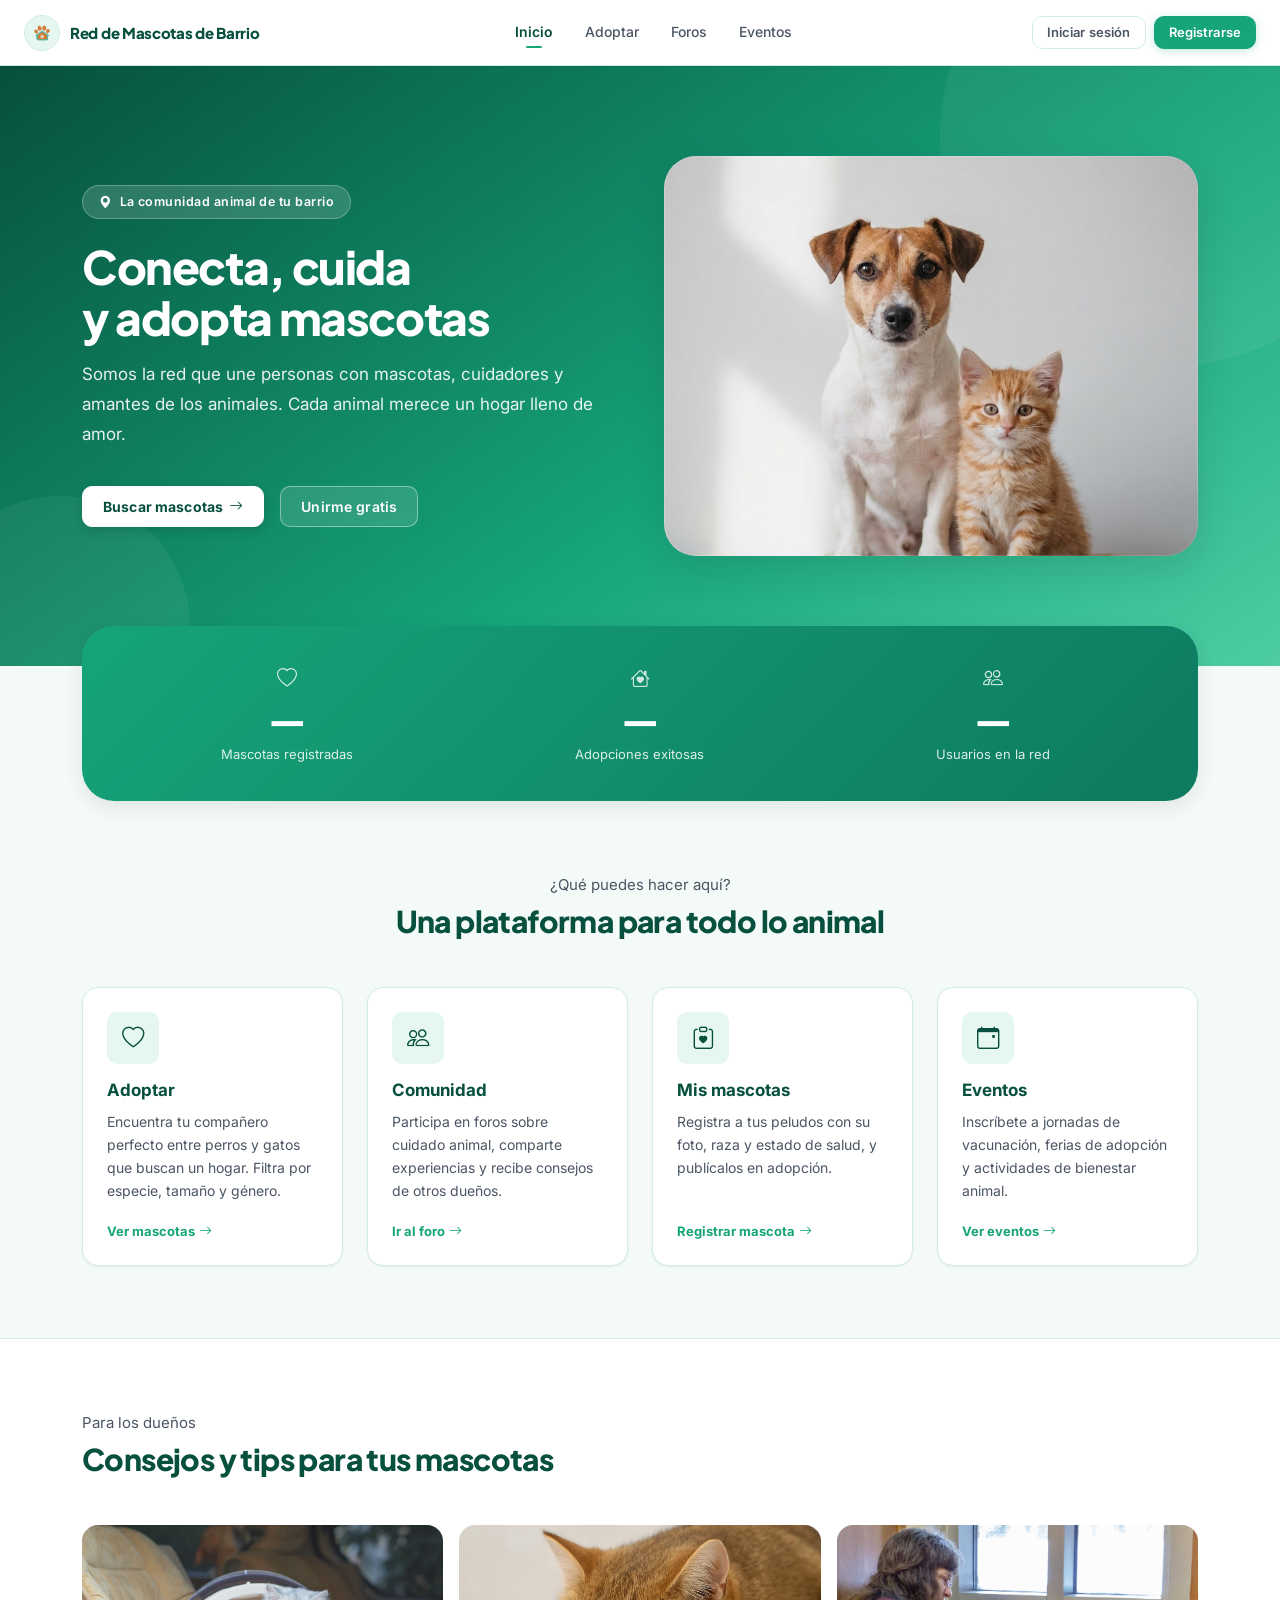
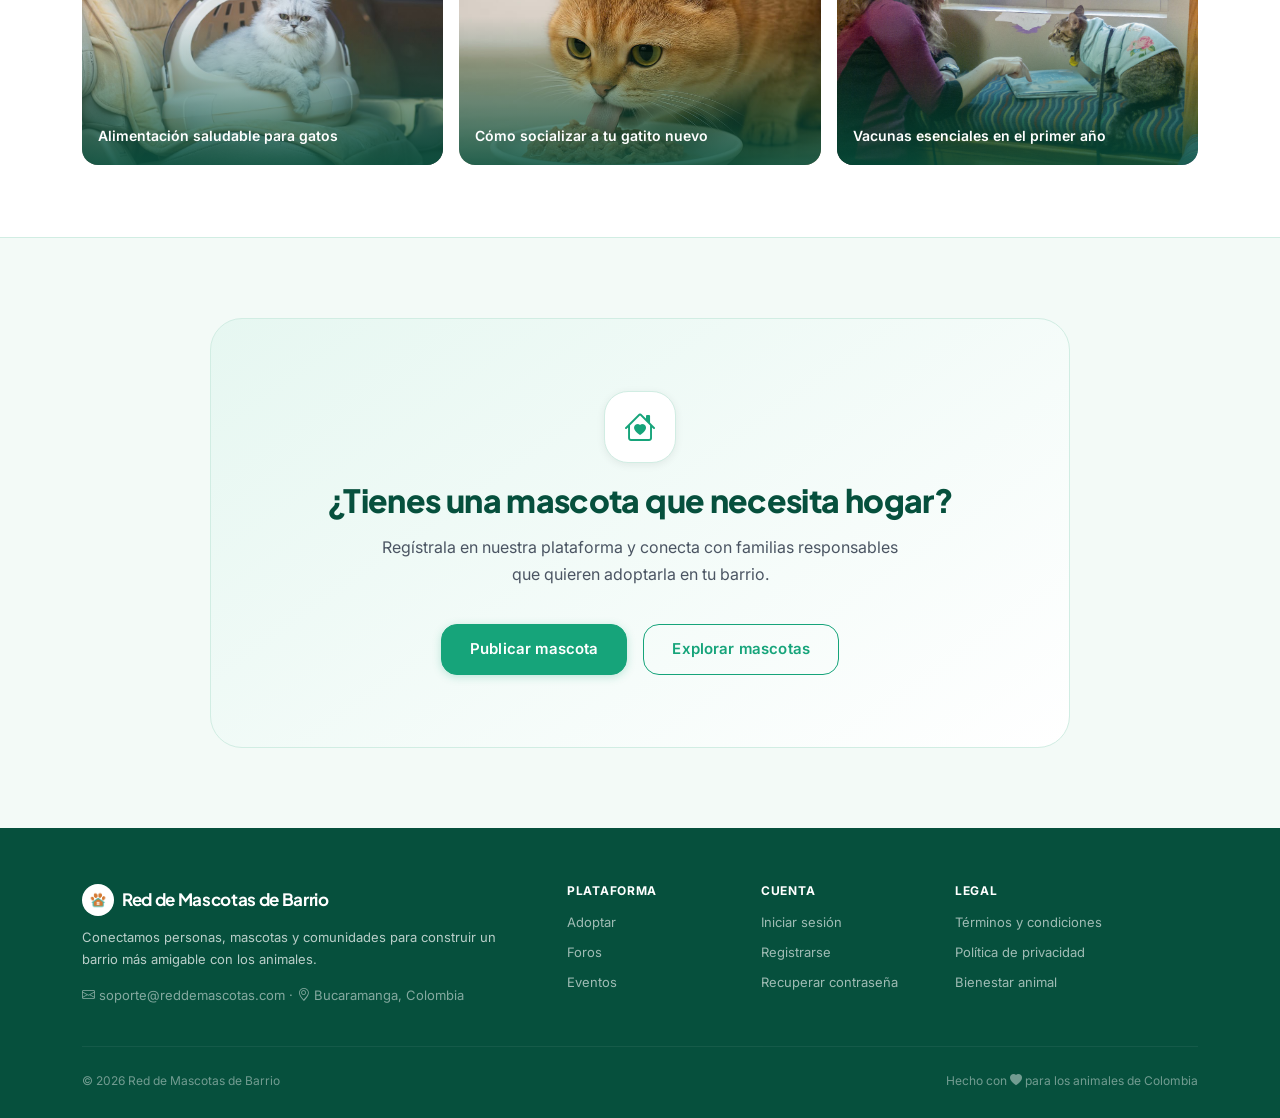
<file: index.html>
<!doctype html>
<html lang="es">
  <head>
    <meta charset="UTF-8" />
    <link rel="icon" type="image/png" href="./favicon.png" />
    <meta name="viewport" content="width=device-width, initial-scale=1.0" />
    <meta name="theme-color" content="#06503d" />
    <link rel="preconnect" href="https://fonts.googleapis.com" />
    <link rel="preconnect" href="https://fonts.gstatic.com" crossorigin />
    <link
      href="https://fonts.googleapis.com/css2?family=Inter:wght@400;500;600;700;800&family=Plus+Jakarta+Sans:wght@600;700;800&display=swap"
      rel="stylesheet"
    />
    <title>Red de Mascotas de Barrio</title>
    <script type="module" crossorigin src="./assets/index-D1Y6aq1W.js"></script>
    <link rel="stylesheet" crossorigin href="./assets/index-DBQv8Jog.css">
  </head>
  <body>
    <div id="root"></div>
  </body>
</html>
</file>
<file: assets/index-DBQv8Jog.css>
:root,[data-bs-theme=light]{--bs-blue:#0d6efd;--bs-indigo:#6610f2;--bs-purple:#6f42c1;--bs-pink:#d63384;--bs-red:#dc3545;--bs-orange:#fd7e14;--bs-yellow:#ffc107;--bs-green:#198754;--bs-teal:#20c997;--bs-cyan:#0dcaf0;--bs-black:#000;--bs-white:#fff;--bs-gray:#6c757d;--bs-gray-dark:#343a40;--bs-gray-100:#f8f9fa;--bs-gray-200:#e9ecef;--bs-gray-300:#dee2e6;--bs-gray-400:#ced4da;--bs-gray-500:#adb5bd;--bs-gray-600:#6c757d;--bs-gray-700:#495057;--bs-gray-800:#343a40;--bs-gray-900:#212529;--bs-primary:#0d6efd;--bs-secondary:#6c757d;--bs-success:#198754;--bs-info:#0dcaf0;--bs-warning:#ffc107;--bs-danger:#dc3545;--bs-light:#f8f9fa;--bs-dark:#212529;--bs-primary-rgb:13,110,253;--bs-secondary-rgb:108,117,125;--bs-success-rgb:25,135,84;--bs-info-rgb:13,202,240;--bs-warning-rgb:255,193,7;--bs-danger-rgb:220,53,69;--bs-light-rgb:248,249,250;--bs-dark-rgb:33,37,41;--bs-primary-text-emphasis:#052c65;--bs-secondary-text-emphasis:#2b2f32;--bs-success-text-emphasis:#0a3622;--bs-info-text-emphasis:#055160;--bs-warning-text-emphasis:#664d03;--bs-danger-text-emphasis:#58151c;--bs-light-text-emphasis:#495057;--bs-dark-text-emphasis:#495057;--bs-primary-bg-subtle:#cfe2ff;--bs-secondary-bg-subtle:#e2e3e5;--bs-success-bg-subtle:#d1e7dd;--bs-info-bg-subtle:#cff4fc;--bs-warning-bg-subtle:#fff3cd;--bs-danger-bg-subtle:#f8d7da;--bs-light-bg-subtle:#fcfcfd;--bs-dark-bg-subtle:#ced4da;--bs-primary-border-subtle:#9ec5fe;--bs-secondary-border-subtle:#c4c8cb;--bs-success-border-subtle:#a3cfbb;--bs-info-border-subtle:#9eeaf9;--bs-warning-border-subtle:#ffe69c;--bs-danger-border-subtle:#f1aeb5;--bs-light-border-subtle:#e9ecef;--bs-dark-border-subtle:#adb5bd;--bs-white-rgb:255,255,255;--bs-black-rgb:0,0,0;--bs-font-sans-serif:system-ui,-apple-system,"Segoe UI",Roboto,"Helvetica Neue","Noto Sans","Liberation Sans",Arial,sans-serif,"Apple Color Emoji","Segoe UI Emoji","Segoe UI Symbol","Noto Color Emoji";--bs-font-monospace:SFMono-Regular,Menlo,Monaco,Consolas,"Liberation Mono","Courier New",monospace;--bs-gradient:linear-gradient(180deg, #ffffff26, #fff0);--bs-body-font-family:var(--bs-font-sans-serif);--bs-body-font-size:1rem;--bs-body-font-weight:400;--bs-body-line-height:1.5;--bs-body-color:#212529;--bs-body-color-rgb:33,37,41;--bs-body-bg:#fff;--bs-body-bg-rgb:255,255,255;--bs-emphasis-color:#000;--bs-emphasis-color-rgb:0,0,0;--bs-secondary-color:#212529bf;--bs-secondary-color-rgb:33,37,41;--bs-secondary-bg:#e9ecef;--bs-secondary-bg-rgb:233,236,239;--bs-tertiary-color:#21252980;--bs-tertiary-color-rgb:33,37,41;--bs-tertiary-bg:#f8f9fa;--bs-tertiary-bg-rgb:248,249,250;--bs-heading-color:inherit;--bs-link-color:#0d6efd;--bs-link-color-rgb:13,110,253;--bs-link-decoration:underline;--bs-link-hover-color:#0a58ca;--bs-link-hover-color-rgb:10,88,202;--bs-code-color:#d63384;--bs-highlight-color:#212529;--bs-highlight-bg:#fff3cd;--bs-border-width:1px;--bs-border-style:solid;--bs-border-color:#dee2e6;--bs-border-color-translucent:#0000002d;--bs-border-radius:.375rem;--bs-border-radius-sm:.25rem;--bs-border-radius-lg:.5rem;--bs-border-radius-xl:1rem;--bs-border-radius-xxl:2rem;--bs-border-radius-2xl:var(--bs-border-radius-xxl);--bs-border-radius-pill:50rem;--bs-box-shadow:0 .5rem 1rem #00000026;--bs-box-shadow-sm:0 .125rem .25rem #00000013;--bs-box-shadow-lg:0 1rem 3rem #0000002d;--bs-box-shadow-inset:inset 0 1px 2px #00000013;--bs-focus-ring-width:.25rem;--bs-focus-ring-opacity:.25;--bs-focus-ring-color:#0d6efd40;--bs-form-valid-color:#198754;--bs-form-valid-border-color:#198754;--bs-form-invalid-color:#dc3545;--bs-form-invalid-border-color:#dc3545}[data-bs-theme=dark]{--lightningcss-light: ;--lightningcss-dark:initial;color-scheme:dark;--bs-body-color:#dee2e6;--bs-body-color-rgb:222,226,230;--bs-body-bg:#212529;--bs-body-bg-rgb:33,37,41;--bs-emphasis-color:#fff;--bs-emphasis-color-rgb:255,255,255;--bs-secondary-color:#dee2e6bf;--bs-secondary-color-rgb:222,226,230;--bs-secondary-bg:#343a40;--bs-secondary-bg-rgb:52,58,64;--bs-tertiary-color:#dee2e680;--bs-tertiary-color-rgb:222,226,230;--bs-tertiary-bg:#2b3035;--bs-tertiary-bg-rgb:43,48,53;--bs-primary-text-emphasis:#6ea8fe;--bs-secondary-text-emphasis:#a7acb1;--bs-success-text-emphasis:#75b798;--bs-info-text-emphasis:#6edff6;--bs-warning-text-emphasis:#ffda6a;--bs-danger-text-emphasis:#ea868f;--bs-light-text-emphasis:#f8f9fa;--bs-dark-text-emphasis:#dee2e6;--bs-primary-bg-subtle:#031633;--bs-secondary-bg-subtle:#161719;--bs-success-bg-subtle:#051b11;--bs-info-bg-subtle:#032830;--bs-warning-bg-subtle:#332701;--bs-danger-bg-subtle:#2c0b0e;--bs-light-bg-subtle:#343a40;--bs-dark-bg-subtle:#1a1d20;--bs-primary-border-subtle:#084298;--bs-secondary-border-subtle:#41464b;--bs-success-border-subtle:#0f5132;--bs-info-border-subtle:#087990;--bs-warning-border-subtle:#997404;--bs-danger-border-subtle:#842029;--bs-light-border-subtle:#495057;--bs-dark-border-subtle:#343a40;--bs-heading-color:inherit;--bs-link-color:#6ea8fe;--bs-link-hover-color:#8bb9fe;--bs-link-color-rgb:110,168,254;--bs-link-hover-color-rgb:139,185,254;--bs-code-color:#e685b5;--bs-highlight-color:#dee2e6;--bs-highlight-bg:#664d03;--bs-border-color:#495057;--bs-border-color-translucent:#ffffff26;--bs-form-valid-color:#75b798;--bs-form-valid-border-color:#75b798;--bs-form-invalid-color:#ea868f;--bs-form-invalid-border-color:#ea868f}*,:after,:before{box-sizing:border-box}@media (prefers-reduced-motion:no-preference){:root{scroll-behavior:smooth}}body{font-family:var(--bs-body-font-family);font-size:var(--bs-body-font-size);font-weight:var(--bs-body-font-weight);line-height:var(--bs-body-line-height);color:var(--bs-body-color);text-align:var(--bs-body-text-align);background-color:var(--bs-body-bg);-webkit-text-size-adjust:100%;-webkit-tap-highlight-color:transparent;margin:0}hr{color:inherit;border:0;border-top:var(--bs-border-width) solid;opacity:.25;margin:1rem 0}.h1,.h2,.h3,.h4,.h5,.h6,h1,h2,h3,h4,h5,h6{color:var(--bs-heading-color);margin-top:0;margin-bottom:.5rem;font-weight:500;line-height:1.2}.h1,h1{font-size:calc(1.375rem + 1.5vw)}@media (width>=1200px){.h1,h1{font-size:2.5rem}}.h2,h2{font-size:calc(1.325rem + .9vw)}@media (width>=1200px){.h2,h2{font-size:2rem}}.h3,h3{font-size:calc(1.3rem + .6vw)}@media (width>=1200px){.h3,h3{font-size:1.75rem}}.h4,h4{font-size:calc(1.275rem + .3vw)}@media (width>=1200px){.h4,h4{font-size:1.5rem}}.h5,h5{font-size:1.25rem}.h6,h6{font-size:1rem}p{margin-top:0;margin-bottom:1rem}abbr[title]{cursor:help;-webkit-text-decoration-skip-ink:none;text-decoration-skip-ink:none;-webkit-text-decoration:underline dotted;text-decoration:underline dotted}address{font-style:normal;line-height:inherit;margin-bottom:1rem}ol,ul{padding-left:2rem}dl,ol,ul{margin-top:0;margin-bottom:1rem}ol ol,ol ul,ul ol,ul ul{margin-bottom:0}dt{font-weight:700}dd{margin-bottom:.5rem;margin-left:0}blockquote{margin:0 0 1rem}b,strong{font-weight:bolder}.small,small{font-size:.875em}.mark,mark{color:var(--bs-highlight-color);background-color:var(--bs-highlight-bg);padding:.1875em}sub,sup{vertical-align:baseline;font-size:.75em;line-height:0;position:relative}sub{bottom:-.25em}sup{top:-.5em}a{color:rgba(var(--bs-link-color-rgb),var(--bs-link-opacity,1));text-decoration:underline}a:hover{--bs-link-color-rgb:var(--bs-link-hover-color-rgb)}a:not([href]):not([class]),a:not([href]):not([class]):hover{color:inherit;text-decoration:none}code,kbd,pre,samp{font-family:var(--bs-font-monospace);font-size:1em}pre{margin-top:0;margin-bottom:1rem;font-size:.875em;display:block;overflow:auto}pre code{font-size:inherit;color:inherit;word-break:normal}code{color:var(--bs-code-color);word-wrap:break-word;font-size:.875em}a>code{color:inherit}kbd{color:var(--bs-body-bg);background-color:var(--bs-body-color);border-radius:.25rem;padding:.1875rem .375rem;font-size:.875em}kbd kbd{padding:0;font-size:1em}figure{margin:0 0 1rem}img,svg{vertical-align:middle}table{caption-side:bottom;border-collapse:collapse}caption{color:var(--bs-secondary-color);text-align:left;padding-top:.5rem;padding-bottom:.5rem}th{text-align:inherit;text-align:-webkit-match-parent}tbody,td,tfoot,th,thead,tr{border-color:inherit;border-style:solid;border-width:0}label{display:inline-block}button{border-radius:0}button:focus:not(:focus-visible){outline:0}button,input,optgroup,select,textarea{font-family:inherit;font-size:inherit;line-height:inherit;margin:0}button,select{text-transform:none}[role=button]{cursor:pointer}select{word-wrap:normal}select:disabled{opacity:1}[list]:not([type=date]):not([type=datetime-local]):not([type=month]):not([type=week]):not([type=time])::-webkit-calendar-picker-indicator{display:none!important}[type=button],[type=reset],[type=submit],button{-webkit-appearance:button}[type=button]:not(:disabled),[type=reset]:not(:disabled),[type=submit]:not(:disabled),button:not(:disabled){cursor:pointer}::-moz-focus-inner{border-style:none;padding:0}textarea{resize:vertical}fieldset{border:0;min-width:0;margin:0;padding:0}legend{float:left;width:100%;line-height:inherit;margin-bottom:.5rem;padding:0;font-size:calc(1.275rem + .3vw)}@media (width>=1200px){legend{font-size:1.5rem}}legend+*{clear:left}::-webkit-datetime-edit-day-field{padding:0}::-webkit-datetime-edit-fields-wrapper{padding:0}::-webkit-datetime-edit-hour-field{padding:0}::-webkit-datetime-edit-minute{padding:0}::-webkit-datetime-edit-month-field{padding:0}::-webkit-datetime-edit-text{padding:0}::-webkit-datetime-edit-year-field{padding:0}::-webkit-inner-spin-button{height:auto}[type=search]{-webkit-appearance:textfield;outline-offset:-2px}[type=search]::-webkit-search-cancel-button{cursor:pointer;filter:grayscale()}::-webkit-search-decoration{-webkit-appearance:none}::-webkit-color-swatch-wrapper{padding:0}::file-selector-button{font:inherit;-webkit-appearance:button}output{display:inline-block}iframe{border:0}summary{cursor:pointer;display:list-item}progress{vertical-align:baseline}[hidden]{display:none!important}.lead{font-size:1.25rem;font-weight:300}.display-1{font-size:calc(1.625rem + 4.5vw);font-weight:300;line-height:1.2}@media (width>=1200px){.display-1{font-size:5rem}}.display-2{font-size:calc(1.575rem + 3.9vw);font-weight:300;line-height:1.2}@media (width>=1200px){.display-2{font-size:4.5rem}}.display-3{font-size:calc(1.525rem + 3.3vw);font-weight:300;line-height:1.2}@media (width>=1200px){.display-3{font-size:4rem}}.display-4{font-size:calc(1.475rem + 2.7vw);font-weight:300;line-height:1.2}@media (width>=1200px){.display-4{font-size:3.5rem}}.display-5{font-size:calc(1.425rem + 2.1vw);font-weight:300;line-height:1.2}@media (width>=1200px){.display-5{font-size:3rem}}.display-6{font-size:calc(1.375rem + 1.5vw);font-weight:300;line-height:1.2}@media (width>=1200px){.display-6{font-size:2.5rem}}.list-unstyled,.list-inline{padding-left:0;list-style:none}.list-inline-item{display:inline-block}.list-inline-item:not(:last-child){margin-right:.5rem}.initialism{text-transform:uppercase;font-size:.875em}.blockquote{margin-bottom:1rem;font-size:1.25rem}.blockquote>:last-child{margin-bottom:0}.blockquote-footer{color:#6c757d;margin-top:-1rem;margin-bottom:1rem;font-size:.875em}.blockquote-footer:before{content:"— "}.img-fluid{max-width:100%;height:auto}.img-thumbnail{background-color:var(--bs-body-bg);border:var(--bs-border-width) solid var(--bs-border-color);border-radius:var(--bs-border-radius);max-width:100%;height:auto;padding:.25rem}.figure{display:inline-block}.figure-img{margin-bottom:.5rem;line-height:1}.figure-caption{color:var(--bs-secondary-color);font-size:.875em}.container,.container-fluid,.container-lg,.container-md,.container-sm,.container-xl,.container-xxl{--bs-gutter-x:1.5rem;--bs-gutter-y:0;width:100%;padding-right:calc(var(--bs-gutter-x) * .5);padding-left:calc(var(--bs-gutter-x) * .5);margin-left:auto;margin-right:auto}@media (width>=576px){.container,.container-sm{max-width:540px}}@media (width>=768px){.container,.container-md,.container-sm{max-width:720px}}@media (width>=992px){.container,.container-lg,.container-md,.container-sm{max-width:960px}}@media (width>=1200px){.container,.container-lg,.container-md,.container-sm,.container-xl{max-width:1140px}}@media (width>=1400px){.container,.container-lg,.container-md,.container-sm,.container-xl,.container-xxl{max-width:1320px}}:root{--bs-breakpoint-xs:0;--bs-breakpoint-sm:576px;--bs-breakpoint-md:768px;--bs-breakpoint-lg:992px;--bs-breakpoint-xl:1200px;--bs-breakpoint-xxl:1400px}.row{--bs-gutter-x:1.5rem;--bs-gutter-y:0;margin-top:calc(-1 * var(--bs-gutter-y));margin-right:calc(-.5 * var(--bs-gutter-x));margin-left:calc(-.5 * var(--bs-gutter-x));flex-wrap:wrap;display:flex}.row>*{width:100%;max-width:100%;padding-right:calc(var(--bs-gutter-x) * .5);padding-left:calc(var(--bs-gutter-x) * .5);margin-top:var(--bs-gutter-y);flex-shrink:0}.col{flex:1 0 0}.row-cols-auto>*{flex:none;width:auto}.row-cols-1>*{flex:none;width:100%}.row-cols-2>*{flex:none;width:50%}.row-cols-3>*{flex:none;width:33.3333%}.row-cols-4>*{flex:none;width:25%}.row-cols-5>*{flex:none;width:20%}.row-cols-6>*{flex:none;width:16.6667%}.col-auto{flex:none;width:auto}.col-1{flex:none;width:8.33333%}.col-2{flex:none;width:16.6667%}.col-3{flex:none;width:25%}.col-4{flex:none;width:33.3333%}.col-5{flex:none;width:41.6667%}.col-6{flex:none;width:50%}.col-7{flex:none;width:58.3333%}.col-8{flex:none;width:66.6667%}.col-9{flex:none;width:75%}.col-10{flex:none;width:83.3333%}.col-11{flex:none;width:91.6667%}.col-12{flex:none;width:100%}.offset-1{margin-left:8.33333%}.offset-2{margin-left:16.6667%}.offset-3{margin-left:25%}.offset-4{margin-left:33.3333%}.offset-5{margin-left:41.6667%}.offset-6{margin-left:50%}.offset-7{margin-left:58.3333%}.offset-8{margin-left:66.6667%}.offset-9{margin-left:75%}.offset-10{margin-left:83.3333%}.offset-11{margin-left:91.6667%}.g-0,.gx-0{--bs-gutter-x:0}.g-0,.gy-0{--bs-gutter-y:0}.g-1,.gx-1{--bs-gutter-x:.25rem}.g-1,.gy-1{--bs-gutter-y:.25rem}.g-2,.gx-2{--bs-gutter-x:.5rem}.g-2,.gy-2{--bs-gutter-y:.5rem}.g-3,.gx-3{--bs-gutter-x:1rem}.g-3,.gy-3{--bs-gutter-y:1rem}.g-4,.gx-4{--bs-gutter-x:1.5rem}.g-4,.gy-4{--bs-gutter-y:1.5rem}.g-5,.gx-5{--bs-gutter-x:3rem}.g-5,.gy-5{--bs-gutter-y:3rem}@media (width>=576px){.col-sm{flex:1 0 0}.row-cols-sm-auto>*{flex:none;width:auto}.row-cols-sm-1>*{flex:none;width:100%}.row-cols-sm-2>*{flex:none;width:50%}.row-cols-sm-3>*{flex:none;width:33.3333%}.row-cols-sm-4>*{flex:none;width:25%}.row-cols-sm-5>*{flex:none;width:20%}.row-cols-sm-6>*{flex:none;width:16.6667%}.col-sm-auto{flex:none;width:auto}.col-sm-1{flex:none;width:8.33333%}.col-sm-2{flex:none;width:16.6667%}.col-sm-3{flex:none;width:25%}.col-sm-4{flex:none;width:33.3333%}.col-sm-5{flex:none;width:41.6667%}.col-sm-6{flex:none;width:50%}.col-sm-7{flex:none;width:58.3333%}.col-sm-8{flex:none;width:66.6667%}.col-sm-9{flex:none;width:75%}.col-sm-10{flex:none;width:83.3333%}.col-sm-11{flex:none;width:91.6667%}.col-sm-12{flex:none;width:100%}.offset-sm-0{margin-left:0}.offset-sm-1{margin-left:8.33333%}.offset-sm-2{margin-left:16.6667%}.offset-sm-3{margin-left:25%}.offset-sm-4{margin-left:33.3333%}.offset-sm-5{margin-left:41.6667%}.offset-sm-6{margin-left:50%}.offset-sm-7{margin-left:58.3333%}.offset-sm-8{margin-left:66.6667%}.offset-sm-9{margin-left:75%}.offset-sm-10{margin-left:83.3333%}.offset-sm-11{margin-left:91.6667%}.g-sm-0,.gx-sm-0{--bs-gutter-x:0}.g-sm-0,.gy-sm-0{--bs-gutter-y:0}.g-sm-1,.gx-sm-1{--bs-gutter-x:.25rem}.g-sm-1,.gy-sm-1{--bs-gutter-y:.25rem}.g-sm-2,.gx-sm-2{--bs-gutter-x:.5rem}.g-sm-2,.gy-sm-2{--bs-gutter-y:.5rem}.g-sm-3,.gx-sm-3{--bs-gutter-x:1rem}.g-sm-3,.gy-sm-3{--bs-gutter-y:1rem}.g-sm-4,.gx-sm-4{--bs-gutter-x:1.5rem}.g-sm-4,.gy-sm-4{--bs-gutter-y:1.5rem}.g-sm-5,.gx-sm-5{--bs-gutter-x:3rem}.g-sm-5,.gy-sm-5{--bs-gutter-y:3rem}}@media (width>=768px){.col-md{flex:1 0 0}.row-cols-md-auto>*{flex:none;width:auto}.row-cols-md-1>*{flex:none;width:100%}.row-cols-md-2>*{flex:none;width:50%}.row-cols-md-3>*{flex:none;width:33.3333%}.row-cols-md-4>*{flex:none;width:25%}.row-cols-md-5>*{flex:none;width:20%}.row-cols-md-6>*{flex:none;width:16.6667%}.col-md-auto{flex:none;width:auto}.col-md-1{flex:none;width:8.33333%}.col-md-2{flex:none;width:16.6667%}.col-md-3{flex:none;width:25%}.col-md-4{flex:none;width:33.3333%}.col-md-5{flex:none;width:41.6667%}.col-md-6{flex:none;width:50%}.col-md-7{flex:none;width:58.3333%}.col-md-8{flex:none;width:66.6667%}.col-md-9{flex:none;width:75%}.col-md-10{flex:none;width:83.3333%}.col-md-11{flex:none;width:91.6667%}.col-md-12{flex:none;width:100%}.offset-md-0{margin-left:0}.offset-md-1{margin-left:8.33333%}.offset-md-2{margin-left:16.6667%}.offset-md-3{margin-left:25%}.offset-md-4{margin-left:33.3333%}.offset-md-5{margin-left:41.6667%}.offset-md-6{margin-left:50%}.offset-md-7{margin-left:58.3333%}.offset-md-8{margin-left:66.6667%}.offset-md-9{margin-left:75%}.offset-md-10{margin-left:83.3333%}.offset-md-11{margin-left:91.6667%}.g-md-0,.gx-md-0{--bs-gutter-x:0}.g-md-0,.gy-md-0{--bs-gutter-y:0}.g-md-1,.gx-md-1{--bs-gutter-x:.25rem}.g-md-1,.gy-md-1{--bs-gutter-y:.25rem}.g-md-2,.gx-md-2{--bs-gutter-x:.5rem}.g-md-2,.gy-md-2{--bs-gutter-y:.5rem}.g-md-3,.gx-md-3{--bs-gutter-x:1rem}.g-md-3,.gy-md-3{--bs-gutter-y:1rem}.g-md-4,.gx-md-4{--bs-gutter-x:1.5rem}.g-md-4,.gy-md-4{--bs-gutter-y:1.5rem}.g-md-5,.gx-md-5{--bs-gutter-x:3rem}.g-md-5,.gy-md-5{--bs-gutter-y:3rem}}@media (width>=992px){.col-lg{flex:1 0 0}.row-cols-lg-auto>*{flex:none;width:auto}.row-cols-lg-1>*{flex:none;width:100%}.row-cols-lg-2>*{flex:none;width:50%}.row-cols-lg-3>*{flex:none;width:33.3333%}.row-cols-lg-4>*{flex:none;width:25%}.row-cols-lg-5>*{flex:none;width:20%}.row-cols-lg-6>*{flex:none;width:16.6667%}.col-lg-auto{flex:none;width:auto}.col-lg-1{flex:none;width:8.33333%}.col-lg-2{flex:none;width:16.6667%}.col-lg-3{flex:none;width:25%}.col-lg-4{flex:none;width:33.3333%}.col-lg-5{flex:none;width:41.6667%}.col-lg-6{flex:none;width:50%}.col-lg-7{flex:none;width:58.3333%}.col-lg-8{flex:none;width:66.6667%}.col-lg-9{flex:none;width:75%}.col-lg-10{flex:none;width:83.3333%}.col-lg-11{flex:none;width:91.6667%}.col-lg-12{flex:none;width:100%}.offset-lg-0{margin-left:0}.offset-lg-1{margin-left:8.33333%}.offset-lg-2{margin-left:16.6667%}.offset-lg-3{margin-left:25%}.offset-lg-4{margin-left:33.3333%}.offset-lg-5{margin-left:41.6667%}.offset-lg-6{margin-left:50%}.offset-lg-7{margin-left:58.3333%}.offset-lg-8{margin-left:66.6667%}.offset-lg-9{margin-left:75%}.offset-lg-10{margin-left:83.3333%}.offset-lg-11{margin-left:91.6667%}.g-lg-0,.gx-lg-0{--bs-gutter-x:0}.g-lg-0,.gy-lg-0{--bs-gutter-y:0}.g-lg-1,.gx-lg-1{--bs-gutter-x:.25rem}.g-lg-1,.gy-lg-1{--bs-gutter-y:.25rem}.g-lg-2,.gx-lg-2{--bs-gutter-x:.5rem}.g-lg-2,.gy-lg-2{--bs-gutter-y:.5rem}.g-lg-3,.gx-lg-3{--bs-gutter-x:1rem}.g-lg-3,.gy-lg-3{--bs-gutter-y:1rem}.g-lg-4,.gx-lg-4{--bs-gutter-x:1.5rem}.g-lg-4,.gy-lg-4{--bs-gutter-y:1.5rem}.g-lg-5,.gx-lg-5{--bs-gutter-x:3rem}.g-lg-5,.gy-lg-5{--bs-gutter-y:3rem}}@media (width>=1200px){.col-xl{flex:1 0 0}.row-cols-xl-auto>*{flex:none;width:auto}.row-cols-xl-1>*{flex:none;width:100%}.row-cols-xl-2>*{flex:none;width:50%}.row-cols-xl-3>*{flex:none;width:33.3333%}.row-cols-xl-4>*{flex:none;width:25%}.row-cols-xl-5>*{flex:none;width:20%}.row-cols-xl-6>*{flex:none;width:16.6667%}.col-xl-auto{flex:none;width:auto}.col-xl-1{flex:none;width:8.33333%}.col-xl-2{flex:none;width:16.6667%}.col-xl-3{flex:none;width:25%}.col-xl-4{flex:none;width:33.3333%}.col-xl-5{flex:none;width:41.6667%}.col-xl-6{flex:none;width:50%}.col-xl-7{flex:none;width:58.3333%}.col-xl-8{flex:none;width:66.6667%}.col-xl-9{flex:none;width:75%}.col-xl-10{flex:none;width:83.3333%}.col-xl-11{flex:none;width:91.6667%}.col-xl-12{flex:none;width:100%}.offset-xl-0{margin-left:0}.offset-xl-1{margin-left:8.33333%}.offset-xl-2{margin-left:16.6667%}.offset-xl-3{margin-left:25%}.offset-xl-4{margin-left:33.3333%}.offset-xl-5{margin-left:41.6667%}.offset-xl-6{margin-left:50%}.offset-xl-7{margin-left:58.3333%}.offset-xl-8{margin-left:66.6667%}.offset-xl-9{margin-left:75%}.offset-xl-10{margin-left:83.3333%}.offset-xl-11{margin-left:91.6667%}.g-xl-0,.gx-xl-0{--bs-gutter-x:0}.g-xl-0,.gy-xl-0{--bs-gutter-y:0}.g-xl-1,.gx-xl-1{--bs-gutter-x:.25rem}.g-xl-1,.gy-xl-1{--bs-gutter-y:.25rem}.g-xl-2,.gx-xl-2{--bs-gutter-x:.5rem}.g-xl-2,.gy-xl-2{--bs-gutter-y:.5rem}.g-xl-3,.gx-xl-3{--bs-gutter-x:1rem}.g-xl-3,.gy-xl-3{--bs-gutter-y:1rem}.g-xl-4,.gx-xl-4{--bs-gutter-x:1.5rem}.g-xl-4,.gy-xl-4{--bs-gutter-y:1.5rem}.g-xl-5,.gx-xl-5{--bs-gutter-x:3rem}.g-xl-5,.gy-xl-5{--bs-gutter-y:3rem}}@media (width>=1400px){.col-xxl{flex:1 0 0}.row-cols-xxl-auto>*{flex:none;width:auto}.row-cols-xxl-1>*{flex:none;width:100%}.row-cols-xxl-2>*{flex:none;width:50%}.row-cols-xxl-3>*{flex:none;width:33.3333%}.row-cols-xxl-4>*{flex:none;width:25%}.row-cols-xxl-5>*{flex:none;width:20%}.row-cols-xxl-6>*{flex:none;width:16.6667%}.col-xxl-auto{flex:none;width:auto}.col-xxl-1{flex:none;width:8.33333%}.col-xxl-2{flex:none;width:16.6667%}.col-xxl-3{flex:none;width:25%}.col-xxl-4{flex:none;width:33.3333%}.col-xxl-5{flex:none;width:41.6667%}.col-xxl-6{flex:none;width:50%}.col-xxl-7{flex:none;width:58.3333%}.col-xxl-8{flex:none;width:66.6667%}.col-xxl-9{flex:none;width:75%}.col-xxl-10{flex:none;width:83.3333%}.col-xxl-11{flex:none;width:91.6667%}.col-xxl-12{flex:none;width:100%}.offset-xxl-0{margin-left:0}.offset-xxl-1{margin-left:8.33333%}.offset-xxl-2{margin-left:16.6667%}.offset-xxl-3{margin-left:25%}.offset-xxl-4{margin-left:33.3333%}.offset-xxl-5{margin-left:41.6667%}.offset-xxl-6{margin-left:50%}.offset-xxl-7{margin-left:58.3333%}.offset-xxl-8{margin-left:66.6667%}.offset-xxl-9{margin-left:75%}.offset-xxl-10{margin-left:83.3333%}.offset-xxl-11{margin-left:91.6667%}.g-xxl-0,.gx-xxl-0{--bs-gutter-x:0}.g-xxl-0,.gy-xxl-0{--bs-gutter-y:0}.g-xxl-1,.gx-xxl-1{--bs-gutter-x:.25rem}.g-xxl-1,.gy-xxl-1{--bs-gutter-y:.25rem}.g-xxl-2,.gx-xxl-2{--bs-gutter-x:.5rem}.g-xxl-2,.gy-xxl-2{--bs-gutter-y:.5rem}.g-xxl-3,.gx-xxl-3{--bs-gutter-x:1rem}.g-xxl-3,.gy-xxl-3{--bs-gutter-y:1rem}.g-xxl-4,.gx-xxl-4{--bs-gutter-x:1.5rem}.g-xxl-4,.gy-xxl-4{--bs-gutter-y:1.5rem}.g-xxl-5,.gx-xxl-5{--bs-gutter-x:3rem}.g-xxl-5,.gy-xxl-5{--bs-gutter-y:3rem}}.table{--bs-table-color-type:initial;--bs-table-bg-type:initial;--bs-table-color-state:initial;--bs-table-bg-state:initial;--bs-table-color:var(--bs-emphasis-color);--bs-table-bg:var(--bs-body-bg);--bs-table-border-color:var(--bs-border-color);--bs-table-accent-bg:transparent;--bs-table-striped-color:var(--bs-emphasis-color);--bs-table-striped-bg:rgba(var(--bs-emphasis-color-rgb), .05);--bs-table-active-color:var(--bs-emphasis-color);--bs-table-active-bg:rgba(var(--bs-emphasis-color-rgb), .1);--bs-table-hover-color:var(--bs-emphasis-color);--bs-table-hover-bg:rgba(var(--bs-emphasis-color-rgb), .075);vertical-align:top;border-color:var(--bs-table-border-color);width:100%;margin-bottom:1rem}.table>:not(caption)>*>*{color:var(--bs-table-color-state,var(--bs-table-color-type,var(--bs-table-color)));background-color:var(--bs-table-bg);border-bottom-width:var(--bs-border-width);box-shadow:inset 0 0 0 9999px var(--bs-table-bg-state,var(--bs-table-bg-type,var(--bs-table-accent-bg)));padding:.5rem}.table>tbody{vertical-align:inherit}.table>thead{vertical-align:bottom}.table-group-divider{border-top:calc(var(--bs-border-width) * 2) solid currentcolor}.caption-top{caption-side:top}.table-sm>:not(caption)>*>*{padding:.25rem}.table-bordered>:not(caption)>*{border-width:var(--bs-border-width) 0}.table-bordered>:not(caption)>*>*{border-width:0 var(--bs-border-width)}.table-borderless>:not(caption)>*>*{border-bottom-width:0}.table-borderless>:not(:first-child){border-top-width:0}.table-striped>tbody>tr:nth-of-type(odd)>*,.table-striped-columns>:not(caption)>tr>:nth-child(2n){--bs-table-color-type:var(--bs-table-striped-color);--bs-table-bg-type:var(--bs-table-striped-bg)}.table-active{--bs-table-color-state:var(--bs-table-active-color);--bs-table-bg-state:var(--bs-table-active-bg)}.table-hover>tbody>tr:hover>*{--bs-table-color-state:var(--bs-table-hover-color);--bs-table-bg-state:var(--bs-table-hover-bg)}.table-primary{--bs-table-color:#000;--bs-table-bg:#cfe2ff;--bs-table-border-color:#a6b5cc;--bs-table-striped-bg:#c5d7f2;--bs-table-striped-color:#000;--bs-table-active-bg:#bacbe6;--bs-table-active-color:#000;--bs-table-hover-bg:#bfd1ec;--bs-table-hover-color:#000;color:var(--bs-table-color);border-color:var(--bs-table-border-color)}.table-secondary{--bs-table-color:#000;--bs-table-bg:#e2e3e5;--bs-table-border-color:#b5b6b7;--bs-table-striped-bg:#d7d8da;--bs-table-striped-color:#000;--bs-table-active-bg:#cbccce;--bs-table-active-color:#000;--bs-table-hover-bg:#d1d2d4;--bs-table-hover-color:#000;color:var(--bs-table-color);border-color:var(--bs-table-border-color)}.table-success{--bs-table-color:#000;--bs-table-bg:#d1e7dd;--bs-table-border-color:#a7b9b1;--bs-table-striped-bg:#c7dbd2;--bs-table-striped-color:#000;--bs-table-active-bg:#bcd0c7;--bs-table-active-color:#000;--bs-table-hover-bg:#c1d6cc;--bs-table-hover-color:#000;color:var(--bs-table-color);border-color:var(--bs-table-border-color)}.table-info{--bs-table-color:#000;--bs-table-bg:#cff4fc;--bs-table-border-color:#a6c3ca;--bs-table-striped-bg:#c5e8ef;--bs-table-striped-color:#000;--bs-table-active-bg:#badce3;--bs-table-active-color:#000;--bs-table-hover-bg:#bfe2e9;--bs-table-hover-color:#000;color:var(--bs-table-color);border-color:var(--bs-table-border-color)}.table-warning{--bs-table-color:#000;--bs-table-bg:#fff3cd;--bs-table-border-color:#ccc2a4;--bs-table-striped-bg:#f2e7c3;--bs-table-striped-color:#000;--bs-table-active-bg:#e6dbb9;--bs-table-active-color:#000;--bs-table-hover-bg:#ece1be;--bs-table-hover-color:#000;color:var(--bs-table-color);border-color:var(--bs-table-border-color)}.table-danger{--bs-table-color:#000;--bs-table-bg:#f8d7da;--bs-table-border-color:#c6acae;--bs-table-striped-bg:#eccccf;--bs-table-striped-color:#000;--bs-table-active-bg:#dfc2c4;--bs-table-active-color:#000;--bs-table-hover-bg:#e5c7ca;--bs-table-hover-color:#000;color:var(--bs-table-color);border-color:var(--bs-table-border-color)}.table-light{--bs-table-color:#000;--bs-table-bg:#f8f9fa;--bs-table-border-color:#c6c7c8;--bs-table-striped-bg:#ecedee;--bs-table-striped-color:#000;--bs-table-active-bg:#dfe0e1;--bs-table-active-color:#000;--bs-table-hover-bg:#e5e6e7;--bs-table-hover-color:#000;color:var(--bs-table-color);border-color:var(--bs-table-border-color)}.table-dark{--bs-table-color:#fff;--bs-table-bg:#212529;--bs-table-border-color:#4d5154;--bs-table-striped-bg:#2c3034;--bs-table-striped-color:#fff;--bs-table-active-bg:#373b3e;--bs-table-active-color:#fff;--bs-table-hover-bg:#323539;--bs-table-hover-color:#fff;color:var(--bs-table-color);border-color:var(--bs-table-border-color)}.table-responsive{-webkit-overflow-scrolling:touch;overflow-x:auto}@media (width<=575.98px){.table-responsive-sm{-webkit-overflow-scrolling:touch;overflow-x:auto}}@media (width<=767.98px){.table-responsive-md{-webkit-overflow-scrolling:touch;overflow-x:auto}}@media (width<=991.98px){.table-responsive-lg{-webkit-overflow-scrolling:touch;overflow-x:auto}}@media (width<=1199.98px){.table-responsive-xl{-webkit-overflow-scrolling:touch;overflow-x:auto}}@media (width<=1399.98px){.table-responsive-xxl{-webkit-overflow-scrolling:touch;overflow-x:auto}}.form-label{margin-bottom:.5rem}.col-form-label{padding-top:calc(.375rem + var(--bs-border-width));padding-bottom:calc(.375rem + var(--bs-border-width));font-size:inherit;margin-bottom:0;line-height:1.5}.col-form-label-lg{padding-top:calc(.5rem + var(--bs-border-width));padding-bottom:calc(.5rem + var(--bs-border-width));font-size:1.25rem}.col-form-label-sm{padding-top:calc(.25rem + var(--bs-border-width));padding-bottom:calc(.25rem + var(--bs-border-width));font-size:.875rem}.form-text{color:var(--bs-secondary-color);margin-top:.25rem;font-size:.875em}.form-control{width:100%;color:var(--bs-body-color);appearance:none;background-color:var(--bs-body-bg);border:var(--bs-border-width) solid var(--bs-border-color);border-radius:var(--bs-border-radius);background-clip:padding-box;padding:.375rem .75rem;font-size:1rem;font-weight:400;line-height:1.5;transition:border-color .15s ease-in-out,box-shadow .15s ease-in-out;display:block}@media (prefers-reduced-motion:reduce){.form-control{transition:none}}.form-control[type=file]{overflow:hidden}.form-control[type=file]:not(:disabled):not([readonly]){cursor:pointer}.form-control:focus{color:var(--bs-body-color);background-color:var(--bs-body-bg);border-color:#86b7fe;outline:0;box-shadow:0 0 0 .25rem #0d6efd40}.form-control::-webkit-date-and-time-value{min-width:85px;height:1.5em;margin:0}.form-control::-webkit-datetime-edit{padding:0;display:block}.form-control::placeholder{color:var(--bs-secondary-color);opacity:1}.form-control:disabled{background-color:var(--bs-secondary-bg);opacity:1}.form-control::-webkit-file-upload-button{-webkit-margin-end:.75rem;margin:-.375rem -.75rem;color:var(--bs-body-color);background-color:var(--bs-tertiary-bg);pointer-events:none;border-color:inherit;border-style:solid;border-width:0;border-inline-end-width:var(--bs-border-width);border-radius:0;margin-inline-end:.75rem;padding:.375rem .75rem;transition:color .15s ease-in-out,background-color .15s ease-in-out,border-color .15s ease-in-out,box-shadow .15s ease-in-out}.form-control::file-selector-button{-webkit-margin-end:.75rem;color:var(--bs-body-color);background-color:var(--bs-tertiary-bg);pointer-events:none;border-color:inherit;border-style:solid;border-width:0;border-inline-end-width:var(--bs-border-width);border-radius:0;margin:-.375rem -.75rem;margin-inline-end:.75rem;padding:.375rem .75rem;transition:color .15s ease-in-out,background-color .15s ease-in-out,border-color .15s ease-in-out,box-shadow .15s ease-in-out}@media (prefers-reduced-motion:reduce){.form-control::file-selector-button{transition:none}}.form-control:hover:not(:disabled):not([readonly])::-webkit-file-upload-button{background-color:var(--bs-secondary-bg)}.form-control:hover:not(:disabled):not([readonly])::file-selector-button{background-color:var(--bs-secondary-bg)}.form-control-plaintext{width:100%;color:var(--bs-body-color);border:solid #0000;border-width:var(--bs-border-width) 0;background-color:#0000;margin-bottom:0;padding:.375rem 0;line-height:1.5;display:block}.form-control-plaintext:focus{outline:0}.form-control-plaintext.form-control-lg,.form-control-plaintext.form-control-sm{padding-left:0;padding-right:0}.form-control-sm{min-height:calc(1.5em + .5rem + calc(var(--bs-border-width) * 2));border-radius:var(--bs-border-radius-sm);padding:.25rem .5rem;font-size:.875rem}.form-control-sm::file-selector-button{-webkit-margin-end:.5rem;margin:-.25rem -.5rem;margin-inline-end:.5rem;padding:.25rem .5rem}.form-control-lg{min-height:calc(1.5em + 1rem + calc(var(--bs-border-width) * 2));border-radius:var(--bs-border-radius-lg);padding:.5rem 1rem;font-size:1.25rem}.form-control-lg::file-selector-button{-webkit-margin-end:1rem;margin:-.5rem -1rem;margin-inline-end:1rem;padding:.5rem 1rem}textarea.form-control{min-height:calc(1.5em + .75rem + calc(var(--bs-border-width) * 2))}textarea.form-control-sm{min-height:calc(1.5em + .5rem + calc(var(--bs-border-width) * 2))}textarea.form-control-lg{min-height:calc(1.5em + 1rem + calc(var(--bs-border-width) * 2))}.form-control-color{width:3rem;height:calc(1.5em + .75rem + calc(var(--bs-border-width) * 2));padding:.375rem}.form-control-color:not(:disabled):not([readonly]){cursor:pointer}.form-control-color::-moz-color-swatch{border-radius:var(--bs-border-radius);border:0!important}.form-control-color::-webkit-color-swatch{border-radius:var(--bs-border-radius);border:0!important}.form-control-color.form-control-sm{height:calc(1.5em + .5rem + calc(var(--bs-border-width) * 2))}.form-control-color.form-control-lg{height:calc(1.5em + 1rem + calc(var(--bs-border-width) * 2))}.form-select{--bs-form-select-bg-img:url("data:image/svg+xml,%3csvg xmlns='http://www.w3.org/2000/svg' viewBox='0 0 16 16'%3e%3cpath fill='none' stroke='%23343a40' stroke-linecap='round' stroke-linejoin='round' stroke-width='2' d='m2 5 6 6 6-6'/%3e%3c/svg%3e");width:100%;color:var(--bs-body-color);appearance:none;background-color:var(--bs-body-bg);background-image:var(--bs-form-select-bg-img),var(--bs-form-select-bg-icon,none);border:var(--bs-border-width) solid var(--bs-border-color);border-radius:var(--bs-border-radius);background-position:right .75rem center;background-repeat:no-repeat;background-size:16px 12px;padding:.375rem 2.25rem .375rem .75rem;font-size:1rem;font-weight:400;line-height:1.5;transition:border-color .15s ease-in-out,box-shadow .15s ease-in-out;display:block}@media (prefers-reduced-motion:reduce){.form-select{transition:none}}.form-select:focus{border-color:#86b7fe;outline:0;box-shadow:0 0 0 .25rem #0d6efd40}.form-select[multiple],.form-select[size]:not([size="1"]){background-image:none;padding-right:.75rem}.form-select:disabled{background-color:var(--bs-secondary-bg)}.form-select:-moz-focusring{color:#0000;text-shadow:0 0 0 var(--bs-body-color)}.form-select-sm{border-radius:var(--bs-border-radius-sm);padding-top:.25rem;padding-bottom:.25rem;padding-left:.5rem;font-size:.875rem}.form-select-lg{border-radius:var(--bs-border-radius-lg);padding-top:.5rem;padding-bottom:.5rem;padding-left:1rem;font-size:1.25rem}[data-bs-theme=dark] .form-select{--bs-form-select-bg-img:url("data:image/svg+xml,%3csvg xmlns='http://www.w3.org/2000/svg' viewBox='0 0 16 16'%3e%3cpath fill='none' stroke='%23dee2e6' stroke-linecap='round' stroke-linejoin='round' stroke-width='2' d='m2 5 6 6 6-6'/%3e%3c/svg%3e")}.form-check{min-height:1.5rem;margin-bottom:.125rem;padding-left:1.5em;display:block}.form-check .form-check-input{float:left;margin-left:-1.5em}.form-check-reverse{text-align:right;padding-left:0;padding-right:1.5em}.form-check-reverse .form-check-input{float:right;margin-left:0;margin-right:-1.5em}.form-check-input{--bs-form-check-bg:var(--bs-body-bg);vertical-align:top;appearance:none;background-color:var(--bs-form-check-bg);background-image:var(--bs-form-check-bg-image);border:var(--bs-border-width) solid var(--bs-border-color);-webkit-print-color-adjust:exact;print-color-adjust:exact;color-adjust:exact;background-position:50%;background-repeat:no-repeat;background-size:contain;flex-shrink:0;width:1em;height:1em;margin-top:.25em}.form-check-input[type=checkbox]{border-radius:.25em}.form-check-input[type=radio]{border-radius:50%}.form-check-input:active{filter:brightness(90%)}.form-check-input:focus{border-color:#86b7fe;outline:0;box-shadow:0 0 0 .25rem #0d6efd40}.form-check-input:checked[type=checkbox]{--bs-form-check-bg-image:url("data:image/svg+xml,%3csvg xmlns='http://www.w3.org/2000/svg' viewBox='0 0 20 20'%3e%3cpath fill='none' stroke='%23fff' stroke-linecap='round' stroke-linejoin='round' stroke-width='3' d='m6 10 3 3 6-6'/%3e%3c/svg%3e")}.form-check-input:checked[type=radio]{--bs-form-check-bg-image:url("data:image/svg+xml,%3csvg xmlns='http://www.w3.org/2000/svg' viewBox='-4 -4 8 8'%3e%3ccircle r='2' fill='%23fff'/%3e%3c/svg%3e")}.form-check-input[type=checkbox]:indeterminate{--bs-form-check-bg-image:url("data:image/svg+xml,%3csvg xmlns='http://www.w3.org/2000/svg' viewBox='0 0 20 20'%3e%3cpath fill='none' stroke='%23fff' stroke-linecap='round' stroke-linejoin='round' stroke-width='3' d='M6 10h8'/%3e%3c/svg%3e");background-color:#0d6efd;border-color:#0d6efd}.form-check-input:disabled{pointer-events:none;filter:none;opacity:.5}.form-check-input:disabled~.form-check-label,.form-check-input[disabled]~.form-check-label{cursor:default;opacity:.5}.form-switch{padding-left:2.5em}.form-switch .form-check-input{--bs-form-switch-bg:url("data:image/svg+xml,%3csvg xmlns='http://www.w3.org/2000/svg' viewBox='-4 -4 8 8'%3e%3ccircle r='3' fill='rgba%280, 0, 0, 0.25%29'/%3e%3c/svg%3e");background-image:var(--bs-form-switch-bg);background-position:0;border-radius:2em;width:2em;margin-left:-2.5em;transition:background-position .15s ease-in-out}@media (prefers-reduced-motion:reduce){.form-switch .form-check-input{transition:none}}.form-switch .form-check-input:focus{--bs-form-switch-bg:url("data:image/svg+xml,%3csvg xmlns='http://www.w3.org/2000/svg' viewBox='-4 -4 8 8'%3e%3ccircle r='3' fill='%2386b7fe'/%3e%3c/svg%3e")}.form-switch .form-check-input:checked{--bs-form-switch-bg:url("data:image/svg+xml,%3csvg xmlns='http://www.w3.org/2000/svg' viewBox='-4 -4 8 8'%3e%3ccircle r='3' fill='%23fff'/%3e%3c/svg%3e");background-position:100%}.form-switch.form-check-reverse{padding-left:0;padding-right:2.5em}.form-switch.form-check-reverse .form-check-input{margin-left:0;margin-right:-2.5em}.form-check-inline{margin-right:1rem;display:inline-block}.btn-check{clip:rect(0,0,0,0);pointer-events:none;position:absolute}.btn-check:disabled+.btn,.btn-check[disabled]+.btn{pointer-events:none;filter:none;opacity:.65}[data-bs-theme=dark] .form-switch .form-check-input:not(:checked):not(:focus){--bs-form-switch-bg:url("data:image/svg+xml,%3csvg xmlns='http://www.w3.org/2000/svg' viewBox='-4 -4 8 8'%3e%3ccircle r='3' fill='rgba%28255, 255, 255, 0.25%29'/%3e%3c/svg%3e")}.form-range{appearance:none;background-color:#0000;width:100%;height:1.5rem;padding:0}.form-range:focus{outline:0}.form-range:focus::-webkit-slider-thumb{box-shadow:0 0 0 1px #fff,0 0 0 .25rem #0d6efd40}.form-range:focus::-moz-range-thumb{box-shadow:0 0 0 1px #fff,0 0 0 .25rem #0d6efd40}.form-range::-moz-focus-outer{border:0}.form-range::-webkit-slider-thumb{appearance:none;background-color:#0d6efd;border:0;border-radius:1rem;width:1rem;height:1rem;margin-top:-.25rem;transition:background-color .15s ease-in-out,border-color .15s ease-in-out,box-shadow .15s ease-in-out}@media (prefers-reduced-motion:reduce){.form-range::-webkit-slider-thumb{transition:none}}.form-range::-webkit-slider-thumb:active{background-color:#b6d4fe}.form-range::-webkit-slider-runnable-track{color:#0000;cursor:pointer;background-color:var(--bs-secondary-bg);border-color:#0000;border-radius:1rem;width:100%;height:.5rem}.form-range::-moz-range-thumb{appearance:none;background-color:#0d6efd;border:0;border-radius:1rem;width:1rem;height:1rem;transition:background-color .15s ease-in-out,border-color .15s ease-in-out,box-shadow .15s ease-in-out}@media (prefers-reduced-motion:reduce){.form-range::-moz-range-thumb{transition:none}}.form-range::-moz-range-thumb:active{background-color:#b6d4fe}.form-range::-moz-range-track{color:#0000;cursor:pointer;background-color:var(--bs-secondary-bg);border-color:#0000;border-radius:1rem;width:100%;height:.5rem}.form-range:disabled{pointer-events:none}.form-range:disabled::-webkit-slider-thumb{background-color:var(--bs-secondary-color)}.form-range:disabled::-moz-range-thumb{background-color:var(--bs-secondary-color)}.form-floating{position:relative}.form-floating>.form-control,.form-floating>.form-control-plaintext,.form-floating>.form-select{height:calc(3.5rem + calc(var(--bs-border-width) * 2));min-height:calc(3.5rem + calc(var(--bs-border-width) * 2));line-height:1.25}.form-floating>label{z-index:2;max-width:100%;height:100%;color:rgba(var(--bs-body-color-rgb),.65);text-align:start;text-overflow:ellipsis;white-space:nowrap;pointer-events:none;border:var(--bs-border-width) solid transparent;transform-origin:0 0;padding:1rem .75rem;transition:opacity .1s ease-in-out,transform .1s ease-in-out;position:absolute;top:0;left:0;overflow:hidden}@media (prefers-reduced-motion:reduce){.form-floating>label{transition:none}}.form-floating>.form-control,.form-floating>.form-control-plaintext{padding:1rem .75rem}.form-floating>.form-control-plaintext::placeholder,.form-floating>.form-control::placeholder{color:#0000}.form-floating>.form-control-plaintext:focus,.form-floating>.form-control-plaintext:not(:placeholder-shown),.form-floating>.form-control:focus,.form-floating>.form-control:not(:placeholder-shown),:-webkit-any(.form-floating>.form-control-plaintext:-webkit-autofill,.form-floating>.form-control:-webkit-autofill){padding-top:1.625rem;padding-bottom:.625rem}.form-floating>.form-control-plaintext:focus,.form-floating>.form-control-plaintext:not(:placeholder-shown),.form-floating>.form-control:focus,.form-floating>.form-control:not(:placeholder-shown),:is(.form-floating>.form-control-plaintext:autofill,.form-floating>.form-control:autofill){padding-top:1.625rem;padding-bottom:.625rem}.form-floating>.form-select{padding-top:1.625rem;padding-bottom:.625rem;padding-left:.75rem}.form-floating>.form-control-plaintext~label,.form-floating>.form-control:focus~label,.form-floating>.form-control:not(:placeholder-shown)~label,.form-floating>.form-select~label{transform:scale(.85)translateY(-.5rem)translate(.15rem)}.form-floating>.form-control:-webkit-autofill~label{transform:scale(.85)translateY(-.5rem)translate(.15rem)}.form-floating>textarea:focus~label:after,.form-floating>textarea:not(:placeholder-shown)~label:after{z-index:-1;content:"";background-color:var(--bs-body-bg);border-radius:var(--bs-border-radius);height:1.5em;position:absolute;inset:1rem .375rem}.form-floating>textarea:disabled~label:after{background-color:var(--bs-secondary-bg)}.form-floating>.form-control-plaintext~label{border-width:var(--bs-border-width) 0}.form-floating>.form-control:disabled~label,.form-floating>:disabled~label{color:#6c757d}.input-group{flex-wrap:wrap;align-items:stretch;width:100%;display:flex;position:relative}.input-group>.form-control,.input-group>.form-floating,.input-group>.form-select{flex:auto;width:1%;min-width:0;position:relative}.input-group>.form-control:focus,.input-group>.form-floating:focus-within,.input-group>.form-select:focus{z-index:5}.input-group .btn{z-index:2;position:relative}.input-group .btn:focus{z-index:5}.input-group-text{color:var(--bs-body-color);text-align:center;white-space:nowrap;background-color:var(--bs-tertiary-bg);border:var(--bs-border-width) solid var(--bs-border-color);border-radius:var(--bs-border-radius);align-items:center;padding:.375rem .75rem;font-size:1rem;font-weight:400;line-height:1.5;display:flex}.input-group-lg>.btn,.input-group-lg>.form-control,.input-group-lg>.form-select,.input-group-lg>.input-group-text{border-radius:var(--bs-border-radius-lg);padding:.5rem 1rem;font-size:1.25rem}.input-group-sm>.btn,.input-group-sm>.form-control,.input-group-sm>.form-select,.input-group-sm>.input-group-text{border-radius:var(--bs-border-radius-sm);padding:.25rem .5rem;font-size:.875rem}.input-group-lg>.form-select,.input-group-sm>.form-select{padding-right:3rem}.input-group:not(.has-validation)>.dropdown-toggle:nth-last-child(n+3),.input-group:not(.has-validation)>.form-floating:not(:last-child)>.form-control,.input-group:not(.has-validation)>.form-floating:not(:last-child)>.form-select,.input-group:not(.has-validation)>:not(:last-child):not(.dropdown-toggle):not(.dropdown-menu):not(.form-floating),.input-group.has-validation>.dropdown-toggle:nth-last-child(n+4),.input-group.has-validation>.form-floating:nth-last-child(n+3)>.form-control,.input-group.has-validation>.form-floating:nth-last-child(n+3)>.form-select,.input-group.has-validation>:nth-last-child(n+3):not(.dropdown-toggle):not(.dropdown-menu):not(.form-floating){border-top-right-radius:0;border-bottom-right-radius:0}.input-group>:not(:first-child):not(.dropdown-menu):not(.valid-tooltip):not(.valid-feedback):not(.invalid-tooltip):not(.invalid-feedback){margin-left:calc(-1 * var(--bs-border-width));border-top-left-radius:0;border-bottom-left-radius:0}.input-group>.form-floating:not(:first-child)>.form-control,.input-group>.form-floating:not(:first-child)>.form-select{border-top-left-radius:0;border-bottom-left-radius:0}.valid-feedback{width:100%;color:var(--bs-form-valid-color);margin-top:.25rem;font-size:.875em;display:none}.valid-tooltip{z-index:5;color:#fff;background-color:var(--bs-success);border-radius:var(--bs-border-radius);max-width:100%;margin-top:.1rem;padding:.25rem .5rem;font-size:.875rem;display:none;position:absolute;top:100%}.is-valid~.valid-feedback,.is-valid~.valid-tooltip,.was-validated :valid~.valid-feedback,.was-validated :valid~.valid-tooltip{display:block}.form-control.is-valid,.was-validated .form-control:valid{border-color:var(--bs-form-valid-border-color);background-image:url("data:image/svg+xml,%3csvg xmlns='http://www.w3.org/2000/svg' viewBox='0 0 8 8'%3e%3cpath fill='%23198754' d='M2.3 6.73.6 4.53c-.4-1.04.46-1.4 1.1-.8l1.1 1.4 3.4-3.8c.6-.63 1.6-.27 1.2.7l-4 4.6c-.43.5-.8.4-1.1.1'/%3e%3c/svg%3e");background-position:right calc(.375em + .1875rem) center;background-repeat:no-repeat;background-size:calc(.75em + .375rem) calc(.75em + .375rem);padding-right:calc(1.5em + .75rem)}.form-control.is-valid:focus,.was-validated .form-control:valid:focus{border-color:var(--bs-form-valid-border-color);box-shadow:0 0 0 .25rem rgba(var(--bs-success-rgb),.25)}.was-validated textarea.form-control:valid,textarea.form-control.is-valid{background-position:right calc(.375em + .1875rem) top calc(.375em + .1875rem);padding-right:calc(1.5em + .75rem)}.form-select.is-valid,.was-validated .form-select:valid{border-color:var(--bs-form-valid-border-color)}.form-select.is-valid:not([multiple]):not([size]),.form-select.is-valid:not([multiple])[size="1"],.was-validated .form-select:valid:not([multiple]):not([size]),.was-validated .form-select:valid:not([multiple])[size="1"]{--bs-form-select-bg-icon:url("data:image/svg+xml,%3csvg xmlns='http://www.w3.org/2000/svg' viewBox='0 0 8 8'%3e%3cpath fill='%23198754' d='M2.3 6.73.6 4.53c-.4-1.04.46-1.4 1.1-.8l1.1 1.4 3.4-3.8c.6-.63 1.6-.27 1.2.7l-4 4.6c-.43.5-.8.4-1.1.1'/%3e%3c/svg%3e");background-position:right .75rem center,right 2.25rem center;background-size:16px 12px,calc(.75em + .375rem) calc(.75em + .375rem);padding-right:4.125rem}.form-select.is-valid:focus,.was-validated .form-select:valid:focus{border-color:var(--bs-form-valid-border-color);box-shadow:0 0 0 .25rem rgba(var(--bs-success-rgb),.25)}.form-control-color.is-valid,.was-validated .form-control-color:valid{width:calc(1.5em + 3.75rem)}.form-check-input.is-valid,.was-validated .form-check-input:valid{border-color:var(--bs-form-valid-border-color)}.form-check-input.is-valid:checked,.was-validated .form-check-input:valid:checked{background-color:var(--bs-form-valid-color)}.form-check-input.is-valid:focus,.was-validated .form-check-input:valid:focus{box-shadow:0 0 0 .25rem rgba(var(--bs-success-rgb),.25)}.form-check-input.is-valid~.form-check-label,.was-validated .form-check-input:valid~.form-check-label{color:var(--bs-form-valid-color)}.form-check-inline .form-check-input~.valid-feedback{margin-left:.5em}.input-group>.form-control:not(:focus).is-valid,.input-group>.form-floating:not(:focus-within).is-valid,.input-group>.form-select:not(:focus).is-valid,.was-validated .input-group>.form-control:not(:focus):valid,.was-validated .input-group>.form-floating:not(:focus-within):valid,.was-validated .input-group>.form-select:not(:focus):valid{z-index:3}.invalid-feedback{width:100%;color:var(--bs-form-invalid-color);margin-top:.25rem;font-size:.875em;display:none}.invalid-tooltip{z-index:5;color:#fff;background-color:var(--bs-danger);border-radius:var(--bs-border-radius);max-width:100%;margin-top:.1rem;padding:.25rem .5rem;font-size:.875rem;display:none;position:absolute;top:100%}.is-invalid~.invalid-feedback,.is-invalid~.invalid-tooltip,.was-validated :invalid~.invalid-feedback,.was-validated :invalid~.invalid-tooltip{display:block}.form-control.is-invalid,.was-validated .form-control:invalid{border-color:var(--bs-form-invalid-border-color);background-image:url("data:image/svg+xml,%3csvg xmlns='http://www.w3.org/2000/svg' viewBox='0 0 12 12' width='12' height='12' fill='none' stroke='%23dc3545'%3e%3ccircle cx='6' cy='6' r='4.5'/%3e%3cpath stroke-linejoin='round' d='M5.8 3.6h.4L6 6.5z'/%3e%3ccircle cx='6' cy='8.2' r='.6' fill='%23dc3545' stroke='none'/%3e%3c/svg%3e");background-position:right calc(.375em + .1875rem) center;background-repeat:no-repeat;background-size:calc(.75em + .375rem) calc(.75em + .375rem);padding-right:calc(1.5em + .75rem)}.form-control.is-invalid:focus,.was-validated .form-control:invalid:focus{border-color:var(--bs-form-invalid-border-color);box-shadow:0 0 0 .25rem rgba(var(--bs-danger-rgb),.25)}.was-validated textarea.form-control:invalid,textarea.form-control.is-invalid{background-position:right calc(.375em + .1875rem) top calc(.375em + .1875rem);padding-right:calc(1.5em + .75rem)}.form-select.is-invalid,.was-validated .form-select:invalid{border-color:var(--bs-form-invalid-border-color)}.form-select.is-invalid:not([multiple]):not([size]),.form-select.is-invalid:not([multiple])[size="1"],.was-validated .form-select:invalid:not([multiple]):not([size]),.was-validated .form-select:invalid:not([multiple])[size="1"]{--bs-form-select-bg-icon:url("data:image/svg+xml,%3csvg xmlns='http://www.w3.org/2000/svg' viewBox='0 0 12 12' width='12' height='12' fill='none' stroke='%23dc3545'%3e%3ccircle cx='6' cy='6' r='4.5'/%3e%3cpath stroke-linejoin='round' d='M5.8 3.6h.4L6 6.5z'/%3e%3ccircle cx='6' cy='8.2' r='.6' fill='%23dc3545' stroke='none'/%3e%3c/svg%3e");background-position:right .75rem center,right 2.25rem center;background-size:16px 12px,calc(.75em + .375rem) calc(.75em + .375rem);padding-right:4.125rem}.form-select.is-invalid:focus,.was-validated .form-select:invalid:focus{border-color:var(--bs-form-invalid-border-color);box-shadow:0 0 0 .25rem rgba(var(--bs-danger-rgb),.25)}.form-control-color.is-invalid,.was-validated .form-control-color:invalid{width:calc(1.5em + 3.75rem)}.form-check-input.is-invalid,.was-validated .form-check-input:invalid{border-color:var(--bs-form-invalid-border-color)}.form-check-input.is-invalid:checked,.was-validated .form-check-input:invalid:checked{background-color:var(--bs-form-invalid-color)}.form-check-input.is-invalid:focus,.was-validated .form-check-input:invalid:focus{box-shadow:0 0 0 .25rem rgba(var(--bs-danger-rgb),.25)}.form-check-input.is-invalid~.form-check-label,.was-validated .form-check-input:invalid~.form-check-label{color:var(--bs-form-invalid-color)}.form-check-inline .form-check-input~.invalid-feedback{margin-left:.5em}.input-group>.form-control:not(:focus).is-invalid,.input-group>.form-floating:not(:focus-within).is-invalid,.input-group>.form-select:not(:focus).is-invalid,.was-validated .input-group>.form-control:not(:focus):invalid,.was-validated .input-group>.form-floating:not(:focus-within):invalid,.was-validated .input-group>.form-select:not(:focus):invalid{z-index:4}.btn{--bs-btn-padding-x:.75rem;--bs-btn-padding-y:.375rem;--bs-btn-font-family: ;--bs-btn-font-size:1rem;--bs-btn-font-weight:400;--bs-btn-line-height:1.5;--bs-btn-color:var(--bs-body-color);--bs-btn-bg:transparent;--bs-btn-border-width:var(--bs-border-width);--bs-btn-border-color:transparent;--bs-btn-border-radius:var(--bs-border-radius);--bs-btn-hover-border-color:transparent;--bs-btn-box-shadow:inset 0 1px 0 #ffffff26,0 1px 1px #00000013;--bs-btn-disabled-opacity:.65;--bs-btn-focus-box-shadow:0 0 0 .25rem rgba(var(--bs-btn-focus-shadow-rgb), .5);padding:var(--bs-btn-padding-y) var(--bs-btn-padding-x);font-family:var(--bs-btn-font-family);font-size:var(--bs-btn-font-size);font-weight:var(--bs-btn-font-weight);line-height:var(--bs-btn-line-height);color:var(--bs-btn-color);text-align:center;vertical-align:middle;cursor:pointer;-webkit-user-select:none;user-select:none;border:var(--bs-btn-border-width) solid var(--bs-btn-border-color);border-radius:var(--bs-btn-border-radius);background-color:var(--bs-btn-bg);text-decoration:none;transition:color .15s ease-in-out,background-color .15s ease-in-out,border-color .15s ease-in-out,box-shadow .15s ease-in-out;display:inline-block}@media (prefers-reduced-motion:reduce){.btn{transition:none}}.btn:hover{color:var(--bs-btn-hover-color);background-color:var(--bs-btn-hover-bg);border-color:var(--bs-btn-hover-border-color)}.btn-check+.btn:hover{color:var(--bs-btn-color);background-color:var(--bs-btn-bg);border-color:var(--bs-btn-border-color)}.btn:focus-visible{color:var(--bs-btn-hover-color);background-color:var(--bs-btn-hover-bg);border-color:var(--bs-btn-hover-border-color);box-shadow:var(--bs-btn-focus-box-shadow);outline:0}.btn-check:focus-visible+.btn{border-color:var(--bs-btn-hover-border-color);box-shadow:var(--bs-btn-focus-box-shadow);outline:0}.btn-check:checked+.btn,.btn.active,.btn.show,.btn:first-child:active,:not(.btn-check)+.btn:active{color:var(--bs-btn-active-color);background-color:var(--bs-btn-active-bg);border-color:var(--bs-btn-active-border-color)}.btn-check:checked+.btn:focus-visible,.btn.active:focus-visible,.btn.show:focus-visible,.btn:first-child:active:focus-visible,:not(.btn-check)+.btn:active:focus-visible,.btn-check:checked:focus-visible+.btn{box-shadow:var(--bs-btn-focus-box-shadow)}.btn.disabled,.btn:disabled,fieldset:disabled .btn{color:var(--bs-btn-disabled-color);pointer-events:none;background-color:var(--bs-btn-disabled-bg);border-color:var(--bs-btn-disabled-border-color);opacity:var(--bs-btn-disabled-opacity)}.btn-primary{--bs-btn-color:#fff;--bs-btn-bg:#0d6efd;--bs-btn-border-color:#0d6efd;--bs-btn-hover-color:#fff;--bs-btn-hover-bg:#0b5ed7;--bs-btn-hover-border-color:#0a58ca;--bs-btn-focus-shadow-rgb:49,132,253;--bs-btn-active-color:#fff;--bs-btn-active-bg:#0a58ca;--bs-btn-active-border-color:#0a53be;--bs-btn-active-shadow:inset 0 3px 5px #00000020;--bs-btn-disabled-color:#fff;--bs-btn-disabled-bg:#0d6efd;--bs-btn-disabled-border-color:#0d6efd}.btn-secondary{--bs-btn-color:#fff;--bs-btn-bg:#6c757d;--bs-btn-border-color:#6c757d;--bs-btn-hover-color:#fff;--bs-btn-hover-bg:#5c636a;--bs-btn-hover-border-color:#565e64;--bs-btn-focus-shadow-rgb:130,138,145;--bs-btn-active-color:#fff;--bs-btn-active-bg:#565e64;--bs-btn-active-border-color:#51585e;--bs-btn-active-shadow:inset 0 3px 5px #00000020;--bs-btn-disabled-color:#fff;--bs-btn-disabled-bg:#6c757d;--bs-btn-disabled-border-color:#6c757d}.btn-success{--bs-btn-color:#fff;--bs-btn-bg:#198754;--bs-btn-border-color:#198754;--bs-btn-hover-color:#fff;--bs-btn-hover-bg:#157347;--bs-btn-hover-border-color:#146c43;--bs-btn-focus-shadow-rgb:60,153,110;--bs-btn-active-color:#fff;--bs-btn-active-bg:#146c43;--bs-btn-active-border-color:#13653f;--bs-btn-active-shadow:inset 0 3px 5px #00000020;--bs-btn-disabled-color:#fff;--bs-btn-disabled-bg:#198754;--bs-btn-disabled-border-color:#198754}.btn-info{--bs-btn-color:#000;--bs-btn-bg:#0dcaf0;--bs-btn-border-color:#0dcaf0;--bs-btn-hover-color:#000;--bs-btn-hover-bg:#31d2f2;--bs-btn-hover-border-color:#25cff2;--bs-btn-focus-shadow-rgb:11,172,204;--bs-btn-active-color:#000;--bs-btn-active-bg:#3dd5f3;--bs-btn-active-border-color:#25cff2;--bs-btn-active-shadow:inset 0 3px 5px #00000020;--bs-btn-disabled-color:#000;--bs-btn-disabled-bg:#0dcaf0;--bs-btn-disabled-border-color:#0dcaf0}.btn-warning{--bs-btn-color:#000;--bs-btn-bg:#ffc107;--bs-btn-border-color:#ffc107;--bs-btn-hover-color:#000;--bs-btn-hover-bg:#ffca2c;--bs-btn-hover-border-color:#ffc720;--bs-btn-focus-shadow-rgb:217,164,6;--bs-btn-active-color:#000;--bs-btn-active-bg:#ffcd39;--bs-btn-active-border-color:#ffc720;--bs-btn-active-shadow:inset 0 3px 5px #00000020;--bs-btn-disabled-color:#000;--bs-btn-disabled-bg:#ffc107;--bs-btn-disabled-border-color:#ffc107}.btn-danger{--bs-btn-color:#fff;--bs-btn-bg:#dc3545;--bs-btn-border-color:#dc3545;--bs-btn-hover-color:#fff;--bs-btn-hover-bg:#bb2d3b;--bs-btn-hover-border-color:#b02a37;--bs-btn-focus-shadow-rgb:225,83,97;--bs-btn-active-color:#fff;--bs-btn-active-bg:#b02a37;--bs-btn-active-border-color:#a52834;--bs-btn-active-shadow:inset 0 3px 5px #00000020;--bs-btn-disabled-color:#fff;--bs-btn-disabled-bg:#dc3545;--bs-btn-disabled-border-color:#dc3545}.btn-light{--bs-btn-color:#000;--bs-btn-bg:#f8f9fa;--bs-btn-border-color:#f8f9fa;--bs-btn-hover-color:#000;--bs-btn-hover-bg:#d3d4d5;--bs-btn-hover-border-color:#c6c7c8;--bs-btn-focus-shadow-rgb:211,212,213;--bs-btn-active-color:#000;--bs-btn-active-bg:#c6c7c8;--bs-btn-active-border-color:#babbbc;--bs-btn-active-shadow:inset 0 3px 5px #00000020;--bs-btn-disabled-color:#000;--bs-btn-disabled-bg:#f8f9fa;--bs-btn-disabled-border-color:#f8f9fa}.btn-dark{--bs-btn-color:#fff;--bs-btn-bg:#212529;--bs-btn-border-color:#212529;--bs-btn-hover-color:#fff;--bs-btn-hover-bg:#424649;--bs-btn-hover-border-color:#373b3e;--bs-btn-focus-shadow-rgb:66,70,73;--bs-btn-active-color:#fff;--bs-btn-active-bg:#4d5154;--bs-btn-active-border-color:#373b3e;--bs-btn-active-shadow:inset 0 3px 5px #00000020;--bs-btn-disabled-color:#fff;--bs-btn-disabled-bg:#212529;--bs-btn-disabled-border-color:#212529}.btn-outline-primary{--bs-btn-color:#0d6efd;--bs-btn-border-color:#0d6efd;--bs-btn-hover-color:#fff;--bs-btn-hover-bg:#0d6efd;--bs-btn-hover-border-color:#0d6efd;--bs-btn-focus-shadow-rgb:13,110,253;--bs-btn-active-color:#fff;--bs-btn-active-bg:#0d6efd;--bs-btn-active-border-color:#0d6efd;--bs-btn-active-shadow:inset 0 3px 5px #00000020;--bs-btn-disabled-color:#0d6efd;--bs-btn-disabled-bg:transparent;--bs-btn-disabled-border-color:#0d6efd;--bs-gradient:none}.btn-outline-secondary{--bs-btn-color:#6c757d;--bs-btn-border-color:#6c757d;--bs-btn-hover-color:#fff;--bs-btn-hover-bg:#6c757d;--bs-btn-hover-border-color:#6c757d;--bs-btn-focus-shadow-rgb:108,117,125;--bs-btn-active-color:#fff;--bs-btn-active-bg:#6c757d;--bs-btn-active-border-color:#6c757d;--bs-btn-active-shadow:inset 0 3px 5px #00000020;--bs-btn-disabled-color:#6c757d;--bs-btn-disabled-bg:transparent;--bs-btn-disabled-border-color:#6c757d;--bs-gradient:none}.btn-outline-success{--bs-btn-color:#198754;--bs-btn-border-color:#198754;--bs-btn-hover-color:#fff;--bs-btn-hover-bg:#198754;--bs-btn-hover-border-color:#198754;--bs-btn-focus-shadow-rgb:25,135,84;--bs-btn-active-color:#fff;--bs-btn-active-bg:#198754;--bs-btn-active-border-color:#198754;--bs-btn-active-shadow:inset 0 3px 5px #00000020;--bs-btn-disabled-color:#198754;--bs-btn-disabled-bg:transparent;--bs-btn-disabled-border-color:#198754;--bs-gradient:none}.btn-outline-info{--bs-btn-color:#0dcaf0;--bs-btn-border-color:#0dcaf0;--bs-btn-hover-color:#000;--bs-btn-hover-bg:#0dcaf0;--bs-btn-hover-border-color:#0dcaf0;--bs-btn-focus-shadow-rgb:13,202,240;--bs-btn-active-color:#000;--bs-btn-active-bg:#0dcaf0;--bs-btn-active-border-color:#0dcaf0;--bs-btn-active-shadow:inset 0 3px 5px #00000020;--bs-btn-disabled-color:#0dcaf0;--bs-btn-disabled-bg:transparent;--bs-btn-disabled-border-color:#0dcaf0;--bs-gradient:none}.btn-outline-warning{--bs-btn-color:#ffc107;--bs-btn-border-color:#ffc107;--bs-btn-hover-color:#000;--bs-btn-hover-bg:#ffc107;--bs-btn-hover-border-color:#ffc107;--bs-btn-focus-shadow-rgb:255,193,7;--bs-btn-active-color:#000;--bs-btn-active-bg:#ffc107;--bs-btn-active-border-color:#ffc107;--bs-btn-active-shadow:inset 0 3px 5px #00000020;--bs-btn-disabled-color:#ffc107;--bs-btn-disabled-bg:transparent;--bs-btn-disabled-border-color:#ffc107;--bs-gradient:none}.btn-outline-danger{--bs-btn-color:#dc3545;--bs-btn-border-color:#dc3545;--bs-btn-hover-color:#fff;--bs-btn-hover-bg:#dc3545;--bs-btn-hover-border-color:#dc3545;--bs-btn-focus-shadow-rgb:220,53,69;--bs-btn-active-color:#fff;--bs-btn-active-bg:#dc3545;--bs-btn-active-border-color:#dc3545;--bs-btn-active-shadow:inset 0 3px 5px #00000020;--bs-btn-disabled-color:#dc3545;--bs-btn-disabled-bg:transparent;--bs-btn-disabled-border-color:#dc3545;--bs-gradient:none}.btn-outline-light{--bs-btn-color:#f8f9fa;--bs-btn-border-color:#f8f9fa;--bs-btn-hover-color:#000;--bs-btn-hover-bg:#f8f9fa;--bs-btn-hover-border-color:#f8f9fa;--bs-btn-focus-shadow-rgb:248,249,250;--bs-btn-active-color:#000;--bs-btn-active-bg:#f8f9fa;--bs-btn-active-border-color:#f8f9fa;--bs-btn-active-shadow:inset 0 3px 5px #00000020;--bs-btn-disabled-color:#f8f9fa;--bs-btn-disabled-bg:transparent;--bs-btn-disabled-border-color:#f8f9fa;--bs-gradient:none}.btn-outline-dark{--bs-btn-color:#212529;--bs-btn-border-color:#212529;--bs-btn-hover-color:#fff;--bs-btn-hover-bg:#212529;--bs-btn-hover-border-color:#212529;--bs-btn-focus-shadow-rgb:33,37,41;--bs-btn-active-color:#fff;--bs-btn-active-bg:#212529;--bs-btn-active-border-color:#212529;--bs-btn-active-shadow:inset 0 3px 5px #00000020;--bs-btn-disabled-color:#212529;--bs-btn-disabled-bg:transparent;--bs-btn-disabled-border-color:#212529;--bs-gradient:none}.btn-link{--bs-btn-font-weight:400;--bs-btn-color:var(--bs-link-color);--bs-btn-bg:transparent;--bs-btn-border-color:transparent;--bs-btn-hover-color:var(--bs-link-hover-color);--bs-btn-hover-border-color:transparent;--bs-btn-active-color:var(--bs-link-hover-color);--bs-btn-active-border-color:transparent;--bs-btn-disabled-color:#6c757d;--bs-btn-disabled-border-color:transparent;--bs-btn-box-shadow:0 0 0 #000;--bs-btn-focus-shadow-rgb:49,132,253;text-decoration:underline}.btn-link:focus-visible{color:var(--bs-btn-color)}.btn-link:hover{color:var(--bs-btn-hover-color)}.btn-group-lg>.btn,.btn-lg{--bs-btn-padding-y:.5rem;--bs-btn-padding-x:1rem;--bs-btn-font-size:1.25rem;--bs-btn-border-radius:var(--bs-border-radius-lg)}.btn-group-sm>.btn,.btn-sm{--bs-btn-padding-y:.25rem;--bs-btn-padding-x:.5rem;--bs-btn-font-size:.875rem;--bs-btn-border-radius:var(--bs-border-radius-sm)}.fade{transition:opacity .15s linear}@media (prefers-reduced-motion:reduce){.fade{transition:none}}.fade:not(.show){opacity:0}.collapse:not(.show){display:none}.collapsing{height:0;transition:height .35s;overflow:hidden}@media (prefers-reduced-motion:reduce){.collapsing{transition:none}}.collapsing.collapse-horizontal{width:0;height:auto;transition:width .35s}@media (prefers-reduced-motion:reduce){.collapsing.collapse-horizontal{transition:none}}.dropdown,.dropdown-center,.dropend,.dropstart,.dropup,.dropup-center{position:relative}.dropdown-toggle{white-space:nowrap}.dropdown-toggle:after{vertical-align:.255em;content:"";border:.3em solid #0000;border-top-color:currentColor;border-bottom:0;margin-left:.255em;display:inline-block}.dropdown-toggle:empty:after{margin-left:0}.dropdown-menu{--bs-dropdown-zindex:1000;--bs-dropdown-min-width:10rem;--bs-dropdown-padding-x:0;--bs-dropdown-padding-y:.5rem;--bs-dropdown-spacer:.125rem;--bs-dropdown-font-size:1rem;--bs-dropdown-color:var(--bs-body-color);--bs-dropdown-bg:var(--bs-body-bg);--bs-dropdown-border-color:var(--bs-border-color-translucent);--bs-dropdown-border-radius:var(--bs-border-radius);--bs-dropdown-border-width:var(--bs-border-width);--bs-dropdown-inner-border-radius:calc(var(--bs-border-radius) - var(--bs-border-width));--bs-dropdown-divider-bg:var(--bs-border-color-translucent);--bs-dropdown-divider-margin-y:.5rem;--bs-dropdown-box-shadow:var(--bs-box-shadow);--bs-dropdown-link-color:var(--bs-body-color);--bs-dropdown-link-hover-color:var(--bs-body-color);--bs-dropdown-link-hover-bg:var(--bs-tertiary-bg);--bs-dropdown-link-active-color:#fff;--bs-dropdown-link-active-bg:#0d6efd;--bs-dropdown-link-disabled-color:var(--bs-tertiary-color);--bs-dropdown-item-padding-x:1rem;--bs-dropdown-item-padding-y:.25rem;--bs-dropdown-header-color:#6c757d;--bs-dropdown-header-padding-x:1rem;--bs-dropdown-header-padding-y:.5rem;z-index:var(--bs-dropdown-zindex);min-width:var(--bs-dropdown-min-width);padding:var(--bs-dropdown-padding-y) var(--bs-dropdown-padding-x);font-size:var(--bs-dropdown-font-size);color:var(--bs-dropdown-color);text-align:left;background-color:var(--bs-dropdown-bg);border:var(--bs-dropdown-border-width) solid var(--bs-dropdown-border-color);border-radius:var(--bs-dropdown-border-radius);background-clip:padding-box;margin:0;list-style:none;display:none;position:absolute}.dropdown-menu[data-bs-popper]{margin-top:var(--bs-dropdown-spacer);top:100%;left:0}.dropdown-menu-start{--bs-position:start}.dropdown-menu-start[data-bs-popper]{left:0;right:auto}.dropdown-menu-end{--bs-position:end}.dropdown-menu-end[data-bs-popper]{left:auto;right:0}@media (width>=576px){.dropdown-menu-sm-start{--bs-position:start}.dropdown-menu-sm-start[data-bs-popper]{left:0;right:auto}.dropdown-menu-sm-end{--bs-position:end}.dropdown-menu-sm-end[data-bs-popper]{left:auto;right:0}}@media (width>=768px){.dropdown-menu-md-start{--bs-position:start}.dropdown-menu-md-start[data-bs-popper]{left:0;right:auto}.dropdown-menu-md-end{--bs-position:end}.dropdown-menu-md-end[data-bs-popper]{left:auto;right:0}}@media (width>=992px){.dropdown-menu-lg-start{--bs-position:start}.dropdown-menu-lg-start[data-bs-popper]{left:0;right:auto}.dropdown-menu-lg-end{--bs-position:end}.dropdown-menu-lg-end[data-bs-popper]{left:auto;right:0}}@media (width>=1200px){.dropdown-menu-xl-start{--bs-position:start}.dropdown-menu-xl-start[data-bs-popper]{left:0;right:auto}.dropdown-menu-xl-end{--bs-position:end}.dropdown-menu-xl-end[data-bs-popper]{left:auto;right:0}}@media (width>=1400px){.dropdown-menu-xxl-start{--bs-position:start}.dropdown-menu-xxl-start[data-bs-popper]{left:0;right:auto}.dropdown-menu-xxl-end{--bs-position:end}.dropdown-menu-xxl-end[data-bs-popper]{left:auto;right:0}}.dropup .dropdown-menu[data-bs-popper]{margin-top:0;margin-bottom:var(--bs-dropdown-spacer);top:auto;bottom:100%}.dropup .dropdown-toggle:after{vertical-align:.255em;content:"";border:.3em solid #0000;border-top:0;border-bottom-color:currentColor;margin-left:.255em;display:inline-block}.dropup .dropdown-toggle:empty:after{margin-left:0}.dropend .dropdown-menu[data-bs-popper]{margin-top:0;margin-left:var(--bs-dropdown-spacer);top:0;left:100%;right:auto}.dropend .dropdown-toggle:after{vertical-align:.255em;content:"";border:.3em solid #0000;border-left-color:currentColor;border-right:0;margin-left:.255em;display:inline-block}.dropend .dropdown-toggle:empty:after{margin-left:0}.dropend .dropdown-toggle:after{vertical-align:0}.dropstart .dropdown-menu[data-bs-popper]{margin-top:0;margin-right:var(--bs-dropdown-spacer);top:0;left:auto;right:100%}.dropstart .dropdown-toggle:after{vertical-align:.255em;content:"";margin-left:.255em;display:none}.dropstart .dropdown-toggle:before{vertical-align:.255em;content:"";border-top:.3em solid #0000;border-bottom:.3em solid #0000;border-right:.3em solid;margin-right:.255em;display:inline-block}.dropstart .dropdown-toggle:empty:after{margin-left:0}.dropstart .dropdown-toggle:before{vertical-align:0}.dropdown-divider{height:0;margin:var(--bs-dropdown-divider-margin-y) 0;border-top:1px solid var(--bs-dropdown-divider-bg);opacity:1;overflow:hidden}.dropdown-item{width:100%;padding:var(--bs-dropdown-item-padding-y) var(--bs-dropdown-item-padding-x);clear:both;color:var(--bs-dropdown-link-color);text-align:inherit;white-space:nowrap;border-radius:var(--bs-dropdown-item-border-radius,0);background-color:#0000;border:0;font-weight:400;text-decoration:none;display:block}.dropdown-item:focus,.dropdown-item:hover{color:var(--bs-dropdown-link-hover-color);background-color:var(--bs-dropdown-link-hover-bg)}.dropdown-item.active,.dropdown-item:active{color:var(--bs-dropdown-link-active-color);background-color:var(--bs-dropdown-link-active-bg);text-decoration:none}.dropdown-item.disabled,.dropdown-item:disabled{color:var(--bs-dropdown-link-disabled-color);pointer-events:none;background-color:#0000}.dropdown-menu.show{display:block}.dropdown-header{padding:var(--bs-dropdown-header-padding-y) var(--bs-dropdown-header-padding-x);color:var(--bs-dropdown-header-color);white-space:nowrap;margin-bottom:0;font-size:.875rem;display:block}.dropdown-item-text{padding:var(--bs-dropdown-item-padding-y) var(--bs-dropdown-item-padding-x);color:var(--bs-dropdown-link-color);display:block}.dropdown-menu-dark{--bs-dropdown-color:#dee2e6;--bs-dropdown-bg:#343a40;--bs-dropdown-border-color:var(--bs-border-color-translucent);--bs-dropdown-box-shadow: ;--bs-dropdown-link-color:#dee2e6;--bs-dropdown-link-hover-color:#fff;--bs-dropdown-divider-bg:var(--bs-border-color-translucent);--bs-dropdown-link-hover-bg:#ffffff26;--bs-dropdown-link-active-color:#fff;--bs-dropdown-link-active-bg:#0d6efd;--bs-dropdown-link-disabled-color:#adb5bd;--bs-dropdown-header-color:#adb5bd}.btn-group,.btn-group-vertical{vertical-align:middle;display:inline-flex;position:relative}.btn-group-vertical>.btn,.btn-group>.btn{flex:auto;position:relative}.btn-group-vertical>.btn-check:checked+.btn,.btn-group-vertical>.btn-check:focus+.btn,.btn-group-vertical>.btn.active,.btn-group-vertical>.btn:active,.btn-group-vertical>.btn:focus,.btn-group-vertical>.btn:hover,.btn-group>.btn-check:checked+.btn,.btn-group>.btn-check:focus+.btn,.btn-group>.btn.active,.btn-group>.btn:active,.btn-group>.btn:focus,.btn-group>.btn:hover{z-index:1}.btn-toolbar{flex-wrap:wrap;justify-content:flex-start;display:flex}.btn-toolbar .input-group{width:auto}.btn-group{border-radius:var(--bs-border-radius)}.btn-group>.btn-group:not(:first-child),.btn-group>:not(.btn-check:first-child)+.btn{margin-left:calc(-1 * var(--bs-border-width))}.btn-group>.btn-group:not(:last-child)>.btn,.btn-group>.btn.dropdown-toggle-split:first-child,.btn-group>.btn:not(:last-child):not(.dropdown-toggle){border-top-right-radius:0;border-bottom-right-radius:0}.btn-group>.btn-group:not(:first-child)>.btn,.btn-group>.btn:nth-child(n+3),.btn-group>:not(.btn-check)+.btn{border-top-left-radius:0;border-bottom-left-radius:0}.dropdown-toggle-split{padding-left:.5625rem;padding-right:.5625rem}.dropdown-toggle-split:after,.dropend .dropdown-toggle-split:after,.dropup .dropdown-toggle-split:after{margin-left:0}.dropstart .dropdown-toggle-split:before{margin-right:0}.btn-group-sm>.btn+.dropdown-toggle-split,.btn-sm+.dropdown-toggle-split{padding-left:.375rem;padding-right:.375rem}.btn-group-lg>.btn+.dropdown-toggle-split,.btn-lg+.dropdown-toggle-split{padding-left:.75rem;padding-right:.75rem}.btn-group-vertical{flex-direction:column;justify-content:center;align-items:flex-start}.btn-group-vertical>.btn,.btn-group-vertical>.btn-group{width:100%}.btn-group-vertical>.btn-group:not(:first-child),.btn-group-vertical>.btn:not(:first-child){margin-top:calc(-1 * var(--bs-border-width))}.btn-group-vertical>.btn-group:not(:last-child)>.btn,.btn-group-vertical>.btn:not(:last-child):not(.dropdown-toggle){border-bottom-right-radius:0;border-bottom-left-radius:0}.btn-group-vertical>.btn-group:not(:first-child)>.btn,.btn-group-vertical>.btn:nth-child(n+3),.btn-group-vertical>:not(.btn-check)+.btn{border-top-left-radius:0;border-top-right-radius:0}.nav{--bs-nav-link-padding-x:1rem;--bs-nav-link-padding-y:.5rem;--bs-nav-link-font-weight: ;--bs-nav-link-color:var(--bs-link-color);--bs-nav-link-hover-color:var(--bs-link-hover-color);--bs-nav-link-disabled-color:var(--bs-secondary-color);flex-wrap:wrap;margin-bottom:0;padding-left:0;list-style:none;display:flex}.nav-link{padding:var(--bs-nav-link-padding-y) var(--bs-nav-link-padding-x);font-size:var(--bs-nav-link-font-size);font-weight:var(--bs-nav-link-font-weight);color:var(--bs-nav-link-color);background:0 0;border:0;text-decoration:none;transition:color .15s ease-in-out,background-color .15s ease-in-out,border-color .15s ease-in-out;display:block}@media (prefers-reduced-motion:reduce){.nav-link{transition:none}}.nav-link:focus,.nav-link:hover{color:var(--bs-nav-link-hover-color)}.nav-link:focus-visible{outline:0;box-shadow:0 0 0 .25rem #0d6efd40}.nav-link.disabled,.nav-link:disabled{color:var(--bs-nav-link-disabled-color);pointer-events:none;cursor:default}.nav-tabs{--bs-nav-tabs-border-width:var(--bs-border-width);--bs-nav-tabs-border-color:var(--bs-border-color);--bs-nav-tabs-border-radius:var(--bs-border-radius);--bs-nav-tabs-link-hover-border-color:var(--bs-secondary-bg) var(--bs-secondary-bg) var(--bs-border-color);--bs-nav-tabs-link-active-color:var(--bs-emphasis-color);--bs-nav-tabs-link-active-bg:var(--bs-body-bg);--bs-nav-tabs-link-active-border-color:var(--bs-border-color) var(--bs-border-color) var(--bs-body-bg);border-bottom:var(--bs-nav-tabs-border-width) solid var(--bs-nav-tabs-border-color)}.nav-tabs .nav-link{margin-bottom:calc(-1 * var(--bs-nav-tabs-border-width));border:var(--bs-nav-tabs-border-width) solid transparent;border-top-left-radius:var(--bs-nav-tabs-border-radius);border-top-right-radius:var(--bs-nav-tabs-border-radius)}.nav-tabs .nav-link:focus,.nav-tabs .nav-link:hover{isolation:isolate;border-color:var(--bs-nav-tabs-link-hover-border-color)}.nav-tabs .nav-item.show .nav-link,.nav-tabs .nav-link.active{color:var(--bs-nav-tabs-link-active-color);background-color:var(--bs-nav-tabs-link-active-bg);border-color:var(--bs-nav-tabs-link-active-border-color)}.nav-tabs .dropdown-menu{margin-top:calc(-1 * var(--bs-nav-tabs-border-width));border-top-left-radius:0;border-top-right-radius:0}.nav-pills .nav-link{border-radius:var(--bs-nav-pills-border-radius)}.nav-pills .nav-link.active,.nav-pills .show>.nav-link{color:var(--bs-nav-pills-link-active-color);background-color:var(--bs-nav-pills-link-active-bg)}.nav-underline{--bs-nav-underline-gap:1rem;--bs-nav-underline-border-width:.125rem;--bs-nav-underline-link-active-color:var(--bs-emphasis-color);gap:var(--bs-nav-underline-gap)}.nav-underline .nav-link{border-bottom:var(--bs-nav-underline-border-width) solid transparent;padding-left:0;padding-right:0}.nav-underline .nav-link:focus,.nav-underline .nav-link:hover{border-bottom-color:currentColor}.nav-underline .nav-link.active,.nav-underline .show>.nav-link{color:var(--bs-nav-underline-link-active-color);border-bottom-color:currentColor;font-weight:700}.nav-fill .nav-item,.nav-fill>.nav-link{text-align:center;flex:auto}.nav-justified .nav-item,.nav-justified>.nav-link{text-align:center;flex-grow:1;flex-basis:0}.nav-fill .nav-item .nav-link,.nav-justified .nav-item .nav-link{width:100%}.tab-content>.tab-pane{display:none}.tab-content>.active{display:block}.navbar{--bs-navbar-padding-x:0;--bs-navbar-padding-y:.5rem;--bs-navbar-color:rgba(var(--bs-emphasis-color-rgb), .65);--bs-navbar-hover-color:rgba(var(--bs-emphasis-color-rgb), .8);--bs-navbar-disabled-color:rgba(var(--bs-emphasis-color-rgb), .3);--bs-navbar-active-color:rgba(var(--bs-emphasis-color-rgb), 1);--bs-navbar-brand-padding-y:.3125rem;--bs-navbar-brand-margin-end:1rem;--bs-navbar-brand-font-size:1.25rem;--bs-navbar-brand-color:rgba(var(--bs-emphasis-color-rgb), 1);--bs-navbar-brand-hover-color:rgba(var(--bs-emphasis-color-rgb), 1);--bs-navbar-nav-link-padding-x:.5rem;--bs-navbar-toggler-padding-y:.25rem;--bs-navbar-toggler-padding-x:.75rem;--bs-navbar-toggler-font-size:1.25rem;--bs-navbar-toggler-icon-bg:url("data:image/svg+xml,%3csvg xmlns='http://www.w3.org/2000/svg' viewBox='0 0 30 30'%3e%3cpath stroke='rgba%2833, 37, 41, 0.75%29' stroke-linecap='round' stroke-miterlimit='10' stroke-width='2' d='M4 7h22M4 15h22M4 23h22'/%3e%3c/svg%3e");--bs-navbar-toggler-border-color:rgba(var(--bs-emphasis-color-rgb), .15);--bs-navbar-toggler-border-radius:var(--bs-border-radius);--bs-navbar-toggler-focus-width:.25rem;--bs-navbar-toggler-transition:box-shadow .15s ease-in-out;padding:var(--bs-navbar-padding-y) var(--bs-navbar-padding-x);flex-wrap:wrap;justify-content:space-between;align-items:center;display:flex;position:relative}.navbar>.container,.navbar>.container-fluid,.navbar>.container-lg,.navbar>.container-md,.navbar>.container-sm,.navbar>.container-xl,.navbar>.container-xxl{flex-wrap:inherit;justify-content:space-between;align-items:center;display:flex}.navbar-brand{padding-top:var(--bs-navbar-brand-padding-y);padding-bottom:var(--bs-navbar-brand-padding-y);margin-right:var(--bs-navbar-brand-margin-end);font-size:var(--bs-navbar-brand-font-size);color:var(--bs-navbar-brand-color);white-space:nowrap;text-decoration:none}.navbar-brand:focus,.navbar-brand:hover{color:var(--bs-navbar-brand-hover-color)}.navbar-nav{--bs-nav-link-padding-x:0;--bs-nav-link-padding-y:.5rem;--bs-nav-link-font-weight: ;--bs-nav-link-color:var(--bs-navbar-color);--bs-nav-link-hover-color:var(--bs-navbar-hover-color);--bs-nav-link-disabled-color:var(--bs-navbar-disabled-color);flex-direction:column;margin-bottom:0;padding-left:0;list-style:none;display:flex}.navbar-nav .nav-link.active,.navbar-nav .nav-link.show{color:var(--bs-navbar-active-color)}.navbar-nav .dropdown-menu{position:static}.navbar-text{color:var(--bs-navbar-color);padding-top:.5rem;padding-bottom:.5rem}.navbar-text a,.navbar-text a:focus,.navbar-text a:hover{color:var(--bs-navbar-active-color)}.navbar-collapse{flex-grow:1;flex-basis:100%;align-items:center}.navbar-toggler{padding:var(--bs-navbar-toggler-padding-y) var(--bs-navbar-toggler-padding-x);font-size:var(--bs-navbar-toggler-font-size);color:var(--bs-navbar-color);border:var(--bs-border-width) solid var(--bs-navbar-toggler-border-color);border-radius:var(--bs-navbar-toggler-border-radius);transition:var(--bs-navbar-toggler-transition);background-color:#0000;line-height:1}@media (prefers-reduced-motion:reduce){.navbar-toggler{transition:none}}.navbar-toggler:hover{text-decoration:none}.navbar-toggler:focus{box-shadow:0 0 0 var(--bs-navbar-toggler-focus-width);outline:0;text-decoration:none}.navbar-toggler-icon{vertical-align:middle;background-image:var(--bs-navbar-toggler-icon-bg);background-position:50%;background-repeat:no-repeat;background-size:100%;width:1.5em;height:1.5em;display:inline-block}.navbar-nav-scroll{max-height:var(--bs-scroll-height,75vh);overflow-y:auto}@media (width>=576px){.navbar-expand-sm{flex-wrap:nowrap;justify-content:flex-start}.navbar-expand-sm .navbar-nav{flex-direction:row}.navbar-expand-sm .navbar-nav .dropdown-menu{position:absolute}.navbar-expand-sm .navbar-nav .nav-link{padding-right:var(--bs-navbar-nav-link-padding-x);padding-left:var(--bs-navbar-nav-link-padding-x)}.navbar-expand-sm .navbar-nav-scroll{overflow:visible}.navbar-expand-sm .navbar-collapse{flex-basis:auto;display:flex!important}.navbar-expand-sm .navbar-toggler{display:none}.navbar-expand-sm .offcanvas{z-index:auto;flex-grow:1;transition:none;position:static;visibility:visible!important;background-color:#0000!important;border:0!important;width:auto!important;height:auto!important;transform:none!important}.navbar-expand-sm .offcanvas .offcanvas-header{display:none}.navbar-expand-sm .offcanvas .offcanvas-body{flex-grow:0;padding:0;display:flex;overflow-y:visible}}@media (width>=768px){.navbar-expand-md{flex-wrap:nowrap;justify-content:flex-start}.navbar-expand-md .navbar-nav{flex-direction:row}.navbar-expand-md .navbar-nav .dropdown-menu{position:absolute}.navbar-expand-md .navbar-nav .nav-link{padding-right:var(--bs-navbar-nav-link-padding-x);padding-left:var(--bs-navbar-nav-link-padding-x)}.navbar-expand-md .navbar-nav-scroll{overflow:visible}.navbar-expand-md .navbar-collapse{flex-basis:auto;display:flex!important}.navbar-expand-md .navbar-toggler{display:none}.navbar-expand-md .offcanvas{z-index:auto;flex-grow:1;transition:none;position:static;visibility:visible!important;background-color:#0000!important;border:0!important;width:auto!important;height:auto!important;transform:none!important}.navbar-expand-md .offcanvas .offcanvas-header{display:none}.navbar-expand-md .offcanvas .offcanvas-body{flex-grow:0;padding:0;display:flex;overflow-y:visible}}@media (width>=992px){.navbar-expand-lg{flex-wrap:nowrap;justify-content:flex-start}.navbar-expand-lg .navbar-nav{flex-direction:row}.navbar-expand-lg .navbar-nav .dropdown-menu{position:absolute}.navbar-expand-lg .navbar-nav .nav-link{padding-right:var(--bs-navbar-nav-link-padding-x);padding-left:var(--bs-navbar-nav-link-padding-x)}.navbar-expand-lg .navbar-nav-scroll{overflow:visible}.navbar-expand-lg .navbar-collapse{flex-basis:auto;display:flex!important}.navbar-expand-lg .navbar-toggler{display:none}.navbar-expand-lg .offcanvas{z-index:auto;flex-grow:1;transition:none;position:static;visibility:visible!important;background-color:#0000!important;border:0!important;width:auto!important;height:auto!important;transform:none!important}.navbar-expand-lg .offcanvas .offcanvas-header{display:none}.navbar-expand-lg .offcanvas .offcanvas-body{flex-grow:0;padding:0;display:flex;overflow-y:visible}}@media (width>=1200px){.navbar-expand-xl{flex-wrap:nowrap;justify-content:flex-start}.navbar-expand-xl .navbar-nav{flex-direction:row}.navbar-expand-xl .navbar-nav .dropdown-menu{position:absolute}.navbar-expand-xl .navbar-nav .nav-link{padding-right:var(--bs-navbar-nav-link-padding-x);padding-left:var(--bs-navbar-nav-link-padding-x)}.navbar-expand-xl .navbar-nav-scroll{overflow:visible}.navbar-expand-xl .navbar-collapse{flex-basis:auto;display:flex!important}.navbar-expand-xl .navbar-toggler{display:none}.navbar-expand-xl .offcanvas{z-index:auto;flex-grow:1;transition:none;position:static;visibility:visible!important;background-color:#0000!important;border:0!important;width:auto!important;height:auto!important;transform:none!important}.navbar-expand-xl .offcanvas .offcanvas-header{display:none}.navbar-expand-xl .offcanvas .offcanvas-body{flex-grow:0;padding:0;display:flex;overflow-y:visible}}@media (width>=1400px){.navbar-expand-xxl{flex-wrap:nowrap;justify-content:flex-start}.navbar-expand-xxl .navbar-nav{flex-direction:row}.navbar-expand-xxl .navbar-nav .dropdown-menu{position:absolute}.navbar-expand-xxl .navbar-nav .nav-link{padding-right:var(--bs-navbar-nav-link-padding-x);padding-left:var(--bs-navbar-nav-link-padding-x)}.navbar-expand-xxl .navbar-nav-scroll{overflow:visible}.navbar-expand-xxl .navbar-collapse{flex-basis:auto;display:flex!important}.navbar-expand-xxl .navbar-toggler{display:none}.navbar-expand-xxl .offcanvas{z-index:auto;flex-grow:1;transition:none;position:static;visibility:visible!important;background-color:#0000!important;border:0!important;width:auto!important;height:auto!important;transform:none!important}.navbar-expand-xxl .offcanvas .offcanvas-header{display:none}.navbar-expand-xxl .offcanvas .offcanvas-body{flex-grow:0;padding:0;display:flex;overflow-y:visible}}.navbar-expand{flex-wrap:nowrap;justify-content:flex-start}.navbar-expand .navbar-nav{flex-direction:row}.navbar-expand .navbar-nav .dropdown-menu{position:absolute}.navbar-expand .navbar-nav .nav-link{padding-right:var(--bs-navbar-nav-link-padding-x);padding-left:var(--bs-navbar-nav-link-padding-x)}.navbar-expand .navbar-nav-scroll{overflow:visible}.navbar-expand .navbar-collapse{flex-basis:auto;display:flex!important}.navbar-expand .navbar-toggler{display:none}.navbar-expand .offcanvas{z-index:auto;flex-grow:1;transition:none;position:static;visibility:visible!important;background-color:#0000!important;border:0!important;width:auto!important;height:auto!important;transform:none!important}.navbar-expand .offcanvas .offcanvas-header{display:none}.navbar-expand .offcanvas .offcanvas-body{flex-grow:0;padding:0;display:flex;overflow-y:visible}.navbar-dark,.navbar[data-bs-theme=dark]{--bs-navbar-color:#ffffff8c;--bs-navbar-hover-color:#ffffffbf;--bs-navbar-disabled-color:#ffffff40;--bs-navbar-active-color:#fff;--bs-navbar-brand-color:#fff;--bs-navbar-brand-hover-color:#fff;--bs-navbar-toggler-border-color:#ffffff1a;--bs-navbar-toggler-icon-bg:url("data:image/svg+xml,%3csvg xmlns='http://www.w3.org/2000/svg' viewBox='0 0 30 30'%3e%3cpath stroke='rgba%28255, 255, 255, 0.55%29' stroke-linecap='round' stroke-miterlimit='10' stroke-width='2' d='M4 7h22M4 15h22M4 23h22'/%3e%3c/svg%3e")}[data-bs-theme=dark] .navbar-toggler-icon{--bs-navbar-toggler-icon-bg:url("data:image/svg+xml,%3csvg xmlns='http://www.w3.org/2000/svg' viewBox='0 0 30 30'%3e%3cpath stroke='rgba%28255, 255, 255, 0.55%29' stroke-linecap='round' stroke-miterlimit='10' stroke-width='2' d='M4 7h22M4 15h22M4 23h22'/%3e%3c/svg%3e")}.card{--bs-card-spacer-y:1rem;--bs-card-spacer-x:1rem;--bs-card-title-spacer-y:.5rem;--bs-card-title-color: ;--bs-card-subtitle-color: ;--bs-card-border-width:var(--bs-border-width);--bs-card-border-color:var(--bs-border-color-translucent);--bs-card-border-radius:var(--bs-border-radius);--bs-card-box-shadow: ;--bs-card-inner-border-radius:calc(var(--bs-border-radius) - (var(--bs-border-width)));--bs-card-cap-padding-y:.5rem;--bs-card-cap-padding-x:1rem;--bs-card-cap-bg:rgba(var(--bs-body-color-rgb), .03);--bs-card-cap-color: ;--bs-card-height: ;--bs-card-color: ;--bs-card-bg:var(--bs-body-bg);--bs-card-img-overlay-padding:1rem;--bs-card-group-margin:.75rem;min-width:0;height:var(--bs-card-height);color:var(--bs-body-color);word-wrap:break-word;background-color:var(--bs-card-bg);border:var(--bs-card-border-width) solid var(--bs-card-border-color);border-radius:var(--bs-card-border-radius);background-clip:border-box;flex-direction:column;display:flex;position:relative}.card>hr{margin-left:0;margin-right:0}.card>.list-group{border-top:inherit;border-bottom:inherit}.card>.list-group:first-child{border-top-left-radius:var(--bs-card-inner-border-radius);border-top-right-radius:var(--bs-card-inner-border-radius);border-top-width:0}.card>.list-group:last-child{border-bottom-right-radius:var(--bs-card-inner-border-radius);border-bottom-left-radius:var(--bs-card-inner-border-radius);border-bottom-width:0}.card>.card-header+.list-group,.card>.list-group+.card-footer{border-top:0}.card-body{padding:var(--bs-card-spacer-y) var(--bs-card-spacer-x);color:var(--bs-card-color);flex:auto}.card-title{margin-bottom:var(--bs-card-title-spacer-y);color:var(--bs-card-title-color)}.card-subtitle{margin-top:calc(-.5 * var(--bs-card-title-spacer-y));color:var(--bs-card-subtitle-color);margin-bottom:0}.card-text:last-child{margin-bottom:0}.card-link+.card-link{margin-left:var(--bs-card-spacer-x)}.card-header{padding:var(--bs-card-cap-padding-y) var(--bs-card-cap-padding-x);color:var(--bs-card-cap-color);background-color:var(--bs-card-cap-bg);border-bottom:var(--bs-card-border-width) solid var(--bs-card-border-color);margin-bottom:0}.card-header:first-child{border-radius:var(--bs-card-inner-border-radius) var(--bs-card-inner-border-radius) 0 0}.card-footer{padding:var(--bs-card-cap-padding-y) var(--bs-card-cap-padding-x);color:var(--bs-card-cap-color);background-color:var(--bs-card-cap-bg);border-top:var(--bs-card-border-width) solid var(--bs-card-border-color)}.card-footer:last-child{border-radius:0 0 var(--bs-card-inner-border-radius) var(--bs-card-inner-border-radius)}.card-header-tabs{margin-right:calc(-.5 * var(--bs-card-cap-padding-x));margin-bottom:calc(-1 * var(--bs-card-cap-padding-y));margin-left:calc(-.5 * var(--bs-card-cap-padding-x));border-bottom:0}.card-header-tabs .nav-link.active{background-color:var(--bs-card-bg);border-bottom-color:var(--bs-card-bg)}.card-header-pills{margin-right:calc(-.5 * var(--bs-card-cap-padding-x));margin-left:calc(-.5 * var(--bs-card-cap-padding-x))}.card-img-overlay{padding:var(--bs-card-img-overlay-padding);border-radius:var(--bs-card-inner-border-radius);position:absolute;inset:0}.card-img,.card-img-bottom,.card-img-top{width:100%}.card-img,.card-img-top{border-top-left-radius:var(--bs-card-inner-border-radius);border-top-right-radius:var(--bs-card-inner-border-radius)}.card-img,.card-img-bottom{border-bottom-right-radius:var(--bs-card-inner-border-radius);border-bottom-left-radius:var(--bs-card-inner-border-radius)}.card-group>.card{margin-bottom:var(--bs-card-group-margin)}@media (width>=576px){.card-group{flex-flow:wrap;display:flex}.card-group>.card{flex:1 0 0;margin-bottom:0}.card-group>.card+.card{border-left:0;margin-left:0}.card-group>.card:not(:last-child){border-top-right-radius:0;border-bottom-right-radius:0}.card-group>.card:not(:last-child)>.card-header,.card-group>.card:not(:last-child)>.card-img-top{border-top-right-radius:0}.card-group>.card:not(:last-child)>.card-footer,.card-group>.card:not(:last-child)>.card-img-bottom{border-bottom-right-radius:0}.card-group>.card:not(:first-child){border-top-left-radius:0;border-bottom-left-radius:0}.card-group>.card:not(:first-child)>.card-header,.card-group>.card:not(:first-child)>.card-img-top{border-top-left-radius:0}.card-group>.card:not(:first-child)>.card-footer,.card-group>.card:not(:first-child)>.card-img-bottom{border-bottom-left-radius:0}}.accordion{--bs-accordion-color:var(--bs-body-color);--bs-accordion-bg:var(--bs-body-bg);--bs-accordion-transition:color .15s ease-in-out,background-color .15s ease-in-out,border-color .15s ease-in-out,box-shadow .15s ease-in-out,border-radius .15s ease;--bs-accordion-border-color:var(--bs-border-color);--bs-accordion-border-width:var(--bs-border-width);--bs-accordion-border-radius:var(--bs-border-radius);--bs-accordion-inner-border-radius:calc(var(--bs-border-radius) - (var(--bs-border-width)));--bs-accordion-btn-padding-x:1.25rem;--bs-accordion-btn-padding-y:1rem;--bs-accordion-btn-color:var(--bs-body-color);--bs-accordion-btn-bg:var(--bs-accordion-bg);--bs-accordion-btn-icon:url("data:image/svg+xml,%3csvg xmlns='http://www.w3.org/2000/svg' viewBox='0 0 16 16' fill='none' stroke='%23212529' stroke-linecap='round' stroke-linejoin='round'%3e%3cpath d='m2 5 6 6 6-6'/%3e%3c/svg%3e");--bs-accordion-btn-icon-width:1.25rem;--bs-accordion-btn-icon-transform:rotate(-180deg);--bs-accordion-btn-icon-transition:transform .2s ease-in-out;--bs-accordion-btn-active-icon:url("data:image/svg+xml,%3csvg xmlns='http://www.w3.org/2000/svg' viewBox='0 0 16 16' fill='none' stroke='%23052c65' stroke-linecap='round' stroke-linejoin='round'%3e%3cpath d='m2 5 6 6 6-6'/%3e%3c/svg%3e");--bs-accordion-btn-focus-box-shadow:0 0 0 .25rem #0d6efd40;--bs-accordion-body-padding-x:1.25rem;--bs-accordion-body-padding-y:1rem;--bs-accordion-active-color:var(--bs-primary-text-emphasis);--bs-accordion-active-bg:var(--bs-primary-bg-subtle)}.accordion-button{width:100%;padding:var(--bs-accordion-btn-padding-y) var(--bs-accordion-btn-padding-x);color:var(--bs-accordion-btn-color);text-align:left;background-color:var(--bs-accordion-btn-bg);overflow-anchor:none;transition:var(--bs-accordion-transition);border:0;border-radius:0;align-items:center;font-size:1rem;display:flex;position:relative}@media (prefers-reduced-motion:reduce){.accordion-button{transition:none}}.accordion-button:not(.collapsed){color:var(--bs-accordion-active-color);background-color:var(--bs-accordion-active-bg);box-shadow:inset 0 calc(-1 * var(--bs-accordion-border-width)) 0 var(--bs-accordion-border-color)}.accordion-button:not(.collapsed):after{background-image:var(--bs-accordion-btn-active-icon);transform:var(--bs-accordion-btn-icon-transform)}.accordion-button:after{width:var(--bs-accordion-btn-icon-width);height:var(--bs-accordion-btn-icon-width);content:"";background-image:var(--bs-accordion-btn-icon);background-repeat:no-repeat;background-size:var(--bs-accordion-btn-icon-width);transition:var(--bs-accordion-btn-icon-transition);flex-shrink:0;margin-left:auto}@media (prefers-reduced-motion:reduce){.accordion-button:after{transition:none}}.accordion-button:hover{z-index:2}.accordion-button:focus{z-index:3;box-shadow:var(--bs-accordion-btn-focus-box-shadow);outline:0}.accordion-header{margin-bottom:0}.accordion-item{color:var(--bs-accordion-color);background-color:var(--bs-accordion-bg);border:var(--bs-accordion-border-width) solid var(--bs-accordion-border-color)}.accordion-item:first-of-type{border-top-left-radius:var(--bs-accordion-border-radius);border-top-right-radius:var(--bs-accordion-border-radius)}.accordion-item:first-of-type>.accordion-header .accordion-button{border-top-left-radius:var(--bs-accordion-inner-border-radius);border-top-right-radius:var(--bs-accordion-inner-border-radius)}.accordion-item:not(:first-of-type){border-top:0}.accordion-item:last-of-type{border-bottom-right-radius:var(--bs-accordion-border-radius);border-bottom-left-radius:var(--bs-accordion-border-radius)}.accordion-item:last-of-type>.accordion-header .accordion-button.collapsed{border-bottom-right-radius:var(--bs-accordion-inner-border-radius);border-bottom-left-radius:var(--bs-accordion-inner-border-radius)}.accordion-item:last-of-type>.accordion-collapse{border-bottom-right-radius:var(--bs-accordion-border-radius);border-bottom-left-radius:var(--bs-accordion-border-radius)}.accordion-body{padding:var(--bs-accordion-body-padding-y) var(--bs-accordion-body-padding-x)}.accordion-flush>.accordion-item{border-left:0;border-right:0;border-radius:0}.accordion-flush>.accordion-item:first-child{border-top:0}.accordion-flush>.accordion-item:last-child{border-bottom:0}.accordion-flush>.accordion-item>.accordion-collapse,.accordion-flush>.accordion-item>.accordion-header .accordion-button,.accordion-flush>.accordion-item>.accordion-header .accordion-button.collapsed{border-radius:0}[data-bs-theme=dark] .accordion-button:after{--bs-accordion-btn-icon:url("data:image/svg+xml,%3csvg xmlns='http://www.w3.org/2000/svg' viewBox='0 0 16 16' fill='%236ea8fe'%3e%3cpath fill-rule='evenodd' d='M1.646 4.646a.5.5 0 0 1 .708 0L8 10.293l5.646-5.647a.5.5 0 0 1 .708.708l-6 6a.5.5 0 0 1-.708 0l-6-6a.5.5 0 0 1 0-.708'/%3e%3c/svg%3e");--bs-accordion-btn-active-icon:url("data:image/svg+xml,%3csvg xmlns='http://www.w3.org/2000/svg' viewBox='0 0 16 16' fill='%236ea8fe'%3e%3cpath fill-rule='evenodd' d='M1.646 4.646a.5.5 0 0 1 .708 0L8 10.293l5.646-5.647a.5.5 0 0 1 .708.708l-6 6a.5.5 0 0 1-.708 0l-6-6a.5.5 0 0 1 0-.708'/%3e%3c/svg%3e")}.breadcrumb{--bs-breadcrumb-padding-x:0;--bs-breadcrumb-padding-y:0;--bs-breadcrumb-margin-bottom:1rem;--bs-breadcrumb-bg: ;--bs-breadcrumb-border-radius: ;--bs-breadcrumb-divider-color:var(--bs-secondary-color);--bs-breadcrumb-item-padding-x:.5rem;--bs-breadcrumb-item-active-color:var(--bs-secondary-color);padding:var(--bs-breadcrumb-padding-y) var(--bs-breadcrumb-padding-x);margin-bottom:var(--bs-breadcrumb-margin-bottom);font-size:var(--bs-breadcrumb-font-size);background-color:var(--bs-breadcrumb-bg);border-radius:var(--bs-breadcrumb-border-radius);flex-wrap:wrap;list-style:none;display:flex}.breadcrumb-item+.breadcrumb-item{padding-left:var(--bs-breadcrumb-item-padding-x)}.breadcrumb-item+.breadcrumb-item:before{float:left;padding-right:var(--bs-breadcrumb-item-padding-x);color:var(--bs-breadcrumb-divider-color);content:var(--bs-breadcrumb-divider,"/")}.breadcrumb-item.active{color:var(--bs-breadcrumb-item-active-color)}.pagination{--bs-pagination-padding-x:.75rem;--bs-pagination-padding-y:.375rem;--bs-pagination-font-size:1rem;--bs-pagination-color:var(--bs-link-color);--bs-pagination-bg:var(--bs-body-bg);--bs-pagination-border-width:var(--bs-border-width);--bs-pagination-border-color:var(--bs-border-color);--bs-pagination-border-radius:var(--bs-border-radius);--bs-pagination-hover-color:var(--bs-link-hover-color);--bs-pagination-hover-bg:var(--bs-tertiary-bg);--bs-pagination-hover-border-color:var(--bs-border-color);--bs-pagination-focus-color:var(--bs-link-hover-color);--bs-pagination-focus-bg:var(--bs-secondary-bg);--bs-pagination-focus-box-shadow:0 0 0 .25rem #0d6efd40;--bs-pagination-active-color:#fff;--bs-pagination-active-bg:#0d6efd;--bs-pagination-active-border-color:#0d6efd;--bs-pagination-disabled-color:var(--bs-secondary-color);--bs-pagination-disabled-bg:var(--bs-secondary-bg);--bs-pagination-disabled-border-color:var(--bs-border-color);padding-left:0;list-style:none;display:flex}.page-link{padding:var(--bs-pagination-padding-y) var(--bs-pagination-padding-x);font-size:var(--bs-pagination-font-size);color:var(--bs-pagination-color);background-color:var(--bs-pagination-bg);border:var(--bs-pagination-border-width) solid var(--bs-pagination-border-color);text-decoration:none;transition:color .15s ease-in-out,background-color .15s ease-in-out,border-color .15s ease-in-out,box-shadow .15s ease-in-out;display:block;position:relative}@media (prefers-reduced-motion:reduce){.page-link{transition:none}}.page-link:hover{z-index:2;color:var(--bs-pagination-hover-color);background-color:var(--bs-pagination-hover-bg);border-color:var(--bs-pagination-hover-border-color)}.page-link:focus{z-index:3;color:var(--bs-pagination-focus-color);background-color:var(--bs-pagination-focus-bg);box-shadow:var(--bs-pagination-focus-box-shadow);outline:0}.active>.page-link,.page-link.active{z-index:3;color:var(--bs-pagination-active-color);background-color:var(--bs-pagination-active-bg);border-color:var(--bs-pagination-active-border-color)}.disabled>.page-link,.page-link.disabled{color:var(--bs-pagination-disabled-color);pointer-events:none;background-color:var(--bs-pagination-disabled-bg);border-color:var(--bs-pagination-disabled-border-color)}.page-item:not(:first-child) .page-link{margin-left:calc(-1 * var(--bs-border-width))}.page-item:first-child .page-link{border-top-left-radius:var(--bs-pagination-border-radius);border-bottom-left-radius:var(--bs-pagination-border-radius)}.page-item:last-child .page-link{border-top-right-radius:var(--bs-pagination-border-radius);border-bottom-right-radius:var(--bs-pagination-border-radius)}.pagination-lg{--bs-pagination-padding-x:1.5rem;--bs-pagination-padding-y:.75rem;--bs-pagination-font-size:1.25rem;--bs-pagination-border-radius:var(--bs-border-radius-lg)}.pagination-sm{--bs-pagination-padding-x:.5rem;--bs-pagination-padding-y:.25rem;--bs-pagination-font-size:.875rem;--bs-pagination-border-radius:var(--bs-border-radius-sm)}.badge{--bs-badge-padding-x:.65em;--bs-badge-padding-y:.35em;--bs-badge-font-size:.75em;--bs-badge-font-weight:700;--bs-badge-color:#fff;--bs-badge-border-radius:var(--bs-border-radius);padding:var(--bs-badge-padding-y) var(--bs-badge-padding-x);font-size:var(--bs-badge-font-size);font-weight:var(--bs-badge-font-weight);color:var(--bs-badge-color);text-align:center;white-space:nowrap;vertical-align:baseline;border-radius:var(--bs-badge-border-radius);line-height:1;display:inline-block}.badge:empty{display:none}.btn .badge{position:relative;top:-1px}.alert{--bs-alert-bg:transparent;--bs-alert-padding-x:1rem;--bs-alert-padding-y:1rem;--bs-alert-margin-bottom:1rem;--bs-alert-color:inherit;--bs-alert-border-color:transparent;--bs-alert-border:var(--bs-border-width) solid var(--bs-alert-border-color);--bs-alert-border-radius:var(--bs-border-radius);--bs-alert-link-color:inherit;padding:var(--bs-alert-padding-y) var(--bs-alert-padding-x);margin-bottom:var(--bs-alert-margin-bottom);color:var(--bs-alert-color);background-color:var(--bs-alert-bg);border:var(--bs-alert-border);border-radius:var(--bs-alert-border-radius);position:relative}.alert-heading{color:inherit}.alert-link{color:var(--bs-alert-link-color);font-weight:700}.alert-dismissible{padding-right:3rem}.alert-dismissible .btn-close{z-index:2;padding:1.25rem 1rem;position:absolute;top:0;right:0}.alert-primary{--bs-alert-color:var(--bs-primary-text-emphasis);--bs-alert-bg:var(--bs-primary-bg-subtle);--bs-alert-border-color:var(--bs-primary-border-subtle);--bs-alert-link-color:var(--bs-primary-text-emphasis)}.alert-secondary{--bs-alert-color:var(--bs-secondary-text-emphasis);--bs-alert-bg:var(--bs-secondary-bg-subtle);--bs-alert-border-color:var(--bs-secondary-border-subtle);--bs-alert-link-color:var(--bs-secondary-text-emphasis)}.alert-success{--bs-alert-color:var(--bs-success-text-emphasis);--bs-alert-bg:var(--bs-success-bg-subtle);--bs-alert-border-color:var(--bs-success-border-subtle);--bs-alert-link-color:var(--bs-success-text-emphasis)}.alert-info{--bs-alert-color:var(--bs-info-text-emphasis);--bs-alert-bg:var(--bs-info-bg-subtle);--bs-alert-border-color:var(--bs-info-border-subtle);--bs-alert-link-color:var(--bs-info-text-emphasis)}.alert-warning{--bs-alert-color:var(--bs-warning-text-emphasis);--bs-alert-bg:var(--bs-warning-bg-subtle);--bs-alert-border-color:var(--bs-warning-border-subtle);--bs-alert-link-color:var(--bs-warning-text-emphasis)}.alert-danger{--bs-alert-color:var(--bs-danger-text-emphasis);--bs-alert-bg:var(--bs-danger-bg-subtle);--bs-alert-border-color:var(--bs-danger-border-subtle);--bs-alert-link-color:var(--bs-danger-text-emphasis)}.alert-light{--bs-alert-color:var(--bs-light-text-emphasis);--bs-alert-bg:var(--bs-light-bg-subtle);--bs-alert-border-color:var(--bs-light-border-subtle);--bs-alert-link-color:var(--bs-light-text-emphasis)}.alert-dark{--bs-alert-color:var(--bs-dark-text-emphasis);--bs-alert-bg:var(--bs-dark-bg-subtle);--bs-alert-border-color:var(--bs-dark-border-subtle);--bs-alert-link-color:var(--bs-dark-text-emphasis)}@keyframes progress-bar-stripes{0%{background-position-x:var(--bs-progress-height)}}.progress,.progress-stacked{--bs-progress-height:1rem;--bs-progress-font-size:.75rem;--bs-progress-bg:var(--bs-secondary-bg);--bs-progress-border-radius:var(--bs-border-radius);--bs-progress-box-shadow:var(--bs-box-shadow-inset);--bs-progress-bar-color:#fff;--bs-progress-bar-bg:#0d6efd;--bs-progress-bar-transition:width .6s ease;height:var(--bs-progress-height);font-size:var(--bs-progress-font-size);background-color:var(--bs-progress-bg);border-radius:var(--bs-progress-border-radius);display:flex;overflow:hidden}.progress-bar{color:var(--bs-progress-bar-color);text-align:center;white-space:nowrap;background-color:var(--bs-progress-bar-bg);transition:var(--bs-progress-bar-transition);flex-direction:column;justify-content:center;display:flex;overflow:hidden}@media (prefers-reduced-motion:reduce){.progress-bar{transition:none}}.progress-bar-striped{background-image:linear-gradient(45deg,#ffffff26 25%,#0000 25% 50%,#ffffff26 50% 75%,#0000 75%,#0000);background-size:var(--bs-progress-height) var(--bs-progress-height)}.progress-stacked>.progress{overflow:visible}.progress-stacked>.progress>.progress-bar{width:100%}.progress-bar-animated{animation:1s linear infinite progress-bar-stripes}@media (prefers-reduced-motion:reduce){.progress-bar-animated{animation:none}}.list-group{--bs-list-group-color:var(--bs-body-color);--bs-list-group-bg:var(--bs-body-bg);--bs-list-group-border-color:var(--bs-border-color);--bs-list-group-border-width:var(--bs-border-width);--bs-list-group-border-radius:var(--bs-border-radius);--bs-list-group-item-padding-x:1rem;--bs-list-group-item-padding-y:.5rem;--bs-list-group-action-color:var(--bs-secondary-color);--bs-list-group-action-hover-color:var(--bs-emphasis-color);--bs-list-group-action-hover-bg:var(--bs-tertiary-bg);--bs-list-group-action-active-color:var(--bs-body-color);--bs-list-group-action-active-bg:var(--bs-secondary-bg);--bs-list-group-disabled-color:var(--bs-secondary-color);--bs-list-group-disabled-bg:var(--bs-body-bg);--bs-list-group-active-color:#fff;--bs-list-group-active-bg:#0d6efd;--bs-list-group-active-border-color:#0d6efd;border-radius:var(--bs-list-group-border-radius);flex-direction:column;margin-bottom:0;padding-left:0;display:flex}.list-group-numbered{counter-reset:section;list-style-type:none}.list-group-numbered>.list-group-item:before{content:counters(section, ".") ". ";counter-increment:section}.list-group-item{padding:var(--bs-list-group-item-padding-y) var(--bs-list-group-item-padding-x);color:var(--bs-list-group-color);background-color:var(--bs-list-group-bg);border:var(--bs-list-group-border-width) solid var(--bs-list-group-border-color);text-decoration:none;display:block;position:relative}.list-group-item:first-child{border-top-left-radius:inherit;border-top-right-radius:inherit}.list-group-item:last-child{border-bottom-right-radius:inherit;border-bottom-left-radius:inherit}.list-group-item.disabled,.list-group-item:disabled{color:var(--bs-list-group-disabled-color);pointer-events:none;background-color:var(--bs-list-group-disabled-bg)}.list-group-item.active{z-index:2;color:var(--bs-list-group-active-color);background-color:var(--bs-list-group-active-bg);border-color:var(--bs-list-group-active-border-color)}.list-group-item+.list-group-item{border-top-width:0}.list-group-item+.list-group-item.active{margin-top:calc(-1 * var(--bs-list-group-border-width));border-top-width:var(--bs-list-group-border-width)}.list-group-item-action{width:100%;color:var(--bs-list-group-action-color);text-align:inherit}.list-group-item-action:not(.active):focus,.list-group-item-action:not(.active):hover{z-index:1;color:var(--bs-list-group-action-hover-color);background-color:var(--bs-list-group-action-hover-bg);text-decoration:none}.list-group-item-action:not(.active):active{color:var(--bs-list-group-action-active-color);background-color:var(--bs-list-group-action-active-bg)}.list-group-horizontal{flex-direction:row}.list-group-horizontal>.list-group-item:first-child:not(:last-child){border-bottom-left-radius:var(--bs-list-group-border-radius);border-top-right-radius:0}.list-group-horizontal>.list-group-item:last-child:not(:first-child){border-top-right-radius:var(--bs-list-group-border-radius);border-bottom-left-radius:0}.list-group-horizontal>.list-group-item.active{margin-top:0}.list-group-horizontal>.list-group-item+.list-group-item{border-top-width:var(--bs-list-group-border-width);border-left-width:0}.list-group-horizontal>.list-group-item+.list-group-item.active{margin-left:calc(-1 * var(--bs-list-group-border-width));border-left-width:var(--bs-list-group-border-width)}@media (width>=576px){.list-group-horizontal-sm{flex-direction:row}.list-group-horizontal-sm>.list-group-item:first-child:not(:last-child){border-bottom-left-radius:var(--bs-list-group-border-radius);border-top-right-radius:0}.list-group-horizontal-sm>.list-group-item:last-child:not(:first-child){border-top-right-radius:var(--bs-list-group-border-radius);border-bottom-left-radius:0}.list-group-horizontal-sm>.list-group-item.active{margin-top:0}.list-group-horizontal-sm>.list-group-item+.list-group-item{border-top-width:var(--bs-list-group-border-width);border-left-width:0}.list-group-horizontal-sm>.list-group-item+.list-group-item.active{margin-left:calc(-1 * var(--bs-list-group-border-width));border-left-width:var(--bs-list-group-border-width)}}@media (width>=768px){.list-group-horizontal-md{flex-direction:row}.list-group-horizontal-md>.list-group-item:first-child:not(:last-child){border-bottom-left-radius:var(--bs-list-group-border-radius);border-top-right-radius:0}.list-group-horizontal-md>.list-group-item:last-child:not(:first-child){border-top-right-radius:var(--bs-list-group-border-radius);border-bottom-left-radius:0}.list-group-horizontal-md>.list-group-item.active{margin-top:0}.list-group-horizontal-md>.list-group-item+.list-group-item{border-top-width:var(--bs-list-group-border-width);border-left-width:0}.list-group-horizontal-md>.list-group-item+.list-group-item.active{margin-left:calc(-1 * var(--bs-list-group-border-width));border-left-width:var(--bs-list-group-border-width)}}@media (width>=992px){.list-group-horizontal-lg{flex-direction:row}.list-group-horizontal-lg>.list-group-item:first-child:not(:last-child){border-bottom-left-radius:var(--bs-list-group-border-radius);border-top-right-radius:0}.list-group-horizontal-lg>.list-group-item:last-child:not(:first-child){border-top-right-radius:var(--bs-list-group-border-radius);border-bottom-left-radius:0}.list-group-horizontal-lg>.list-group-item.active{margin-top:0}.list-group-horizontal-lg>.list-group-item+.list-group-item{border-top-width:var(--bs-list-group-border-width);border-left-width:0}.list-group-horizontal-lg>.list-group-item+.list-group-item.active{margin-left:calc(-1 * var(--bs-list-group-border-width));border-left-width:var(--bs-list-group-border-width)}}@media (width>=1200px){.list-group-horizontal-xl{flex-direction:row}.list-group-horizontal-xl>.list-group-item:first-child:not(:last-child){border-bottom-left-radius:var(--bs-list-group-border-radius);border-top-right-radius:0}.list-group-horizontal-xl>.list-group-item:last-child:not(:first-child){border-top-right-radius:var(--bs-list-group-border-radius);border-bottom-left-radius:0}.list-group-horizontal-xl>.list-group-item.active{margin-top:0}.list-group-horizontal-xl>.list-group-item+.list-group-item{border-top-width:var(--bs-list-group-border-width);border-left-width:0}.list-group-horizontal-xl>.list-group-item+.list-group-item.active{margin-left:calc(-1 * var(--bs-list-group-border-width));border-left-width:var(--bs-list-group-border-width)}}@media (width>=1400px){.list-group-horizontal-xxl{flex-direction:row}.list-group-horizontal-xxl>.list-group-item:first-child:not(:last-child){border-bottom-left-radius:var(--bs-list-group-border-radius);border-top-right-radius:0}.list-group-horizontal-xxl>.list-group-item:last-child:not(:first-child){border-top-right-radius:var(--bs-list-group-border-radius);border-bottom-left-radius:0}.list-group-horizontal-xxl>.list-group-item.active{margin-top:0}.list-group-horizontal-xxl>.list-group-item+.list-group-item{border-top-width:var(--bs-list-group-border-width);border-left-width:0}.list-group-horizontal-xxl>.list-group-item+.list-group-item.active{margin-left:calc(-1 * var(--bs-list-group-border-width));border-left-width:var(--bs-list-group-border-width)}}.list-group-flush{border-radius:0}.list-group-flush>.list-group-item{border-width:0 0 var(--bs-list-group-border-width)}.list-group-flush>.list-group-item:last-child{border-bottom-width:0}.list-group-item-primary{--bs-list-group-color:var(--bs-primary-text-emphasis);--bs-list-group-bg:var(--bs-primary-bg-subtle);--bs-list-group-border-color:var(--bs-primary-border-subtle);--bs-list-group-action-hover-color:var(--bs-emphasis-color);--bs-list-group-action-hover-bg:var(--bs-primary-border-subtle);--bs-list-group-action-active-color:var(--bs-emphasis-color);--bs-list-group-action-active-bg:var(--bs-primary-border-subtle);--bs-list-group-active-color:var(--bs-primary-bg-subtle);--bs-list-group-active-bg:var(--bs-primary-text-emphasis);--bs-list-group-active-border-color:var(--bs-primary-text-emphasis)}.list-group-item-secondary{--bs-list-group-color:var(--bs-secondary-text-emphasis);--bs-list-group-bg:var(--bs-secondary-bg-subtle);--bs-list-group-border-color:var(--bs-secondary-border-subtle);--bs-list-group-action-hover-color:var(--bs-emphasis-color);--bs-list-group-action-hover-bg:var(--bs-secondary-border-subtle);--bs-list-group-action-active-color:var(--bs-emphasis-color);--bs-list-group-action-active-bg:var(--bs-secondary-border-subtle);--bs-list-group-active-color:var(--bs-secondary-bg-subtle);--bs-list-group-active-bg:var(--bs-secondary-text-emphasis);--bs-list-group-active-border-color:var(--bs-secondary-text-emphasis)}.list-group-item-success{--bs-list-group-color:var(--bs-success-text-emphasis);--bs-list-group-bg:var(--bs-success-bg-subtle);--bs-list-group-border-color:var(--bs-success-border-subtle);--bs-list-group-action-hover-color:var(--bs-emphasis-color);--bs-list-group-action-hover-bg:var(--bs-success-border-subtle);--bs-list-group-action-active-color:var(--bs-emphasis-color);--bs-list-group-action-active-bg:var(--bs-success-border-subtle);--bs-list-group-active-color:var(--bs-success-bg-subtle);--bs-list-group-active-bg:var(--bs-success-text-emphasis);--bs-list-group-active-border-color:var(--bs-success-text-emphasis)}.list-group-item-info{--bs-list-group-color:var(--bs-info-text-emphasis);--bs-list-group-bg:var(--bs-info-bg-subtle);--bs-list-group-border-color:var(--bs-info-border-subtle);--bs-list-group-action-hover-color:var(--bs-emphasis-color);--bs-list-group-action-hover-bg:var(--bs-info-border-subtle);--bs-list-group-action-active-color:var(--bs-emphasis-color);--bs-list-group-action-active-bg:var(--bs-info-border-subtle);--bs-list-group-active-color:var(--bs-info-bg-subtle);--bs-list-group-active-bg:var(--bs-info-text-emphasis);--bs-list-group-active-border-color:var(--bs-info-text-emphasis)}.list-group-item-warning{--bs-list-group-color:var(--bs-warning-text-emphasis);--bs-list-group-bg:var(--bs-warning-bg-subtle);--bs-list-group-border-color:var(--bs-warning-border-subtle);--bs-list-group-action-hover-color:var(--bs-emphasis-color);--bs-list-group-action-hover-bg:var(--bs-warning-border-subtle);--bs-list-group-action-active-color:var(--bs-emphasis-color);--bs-list-group-action-active-bg:var(--bs-warning-border-subtle);--bs-list-group-active-color:var(--bs-warning-bg-subtle);--bs-list-group-active-bg:var(--bs-warning-text-emphasis);--bs-list-group-active-border-color:var(--bs-warning-text-emphasis)}.list-group-item-danger{--bs-list-group-color:var(--bs-danger-text-emphasis);--bs-list-group-bg:var(--bs-danger-bg-subtle);--bs-list-group-border-color:var(--bs-danger-border-subtle);--bs-list-group-action-hover-color:var(--bs-emphasis-color);--bs-list-group-action-hover-bg:var(--bs-danger-border-subtle);--bs-list-group-action-active-color:var(--bs-emphasis-color);--bs-list-group-action-active-bg:var(--bs-danger-border-subtle);--bs-list-group-active-color:var(--bs-danger-bg-subtle);--bs-list-group-active-bg:var(--bs-danger-text-emphasis);--bs-list-group-active-border-color:var(--bs-danger-text-emphasis)}.list-group-item-light{--bs-list-group-color:var(--bs-light-text-emphasis);--bs-list-group-bg:var(--bs-light-bg-subtle);--bs-list-group-border-color:var(--bs-light-border-subtle);--bs-list-group-action-hover-color:var(--bs-emphasis-color);--bs-list-group-action-hover-bg:var(--bs-light-border-subtle);--bs-list-group-action-active-color:var(--bs-emphasis-color);--bs-list-group-action-active-bg:var(--bs-light-border-subtle);--bs-list-group-active-color:var(--bs-light-bg-subtle);--bs-list-group-active-bg:var(--bs-light-text-emphasis);--bs-list-group-active-border-color:var(--bs-light-text-emphasis)}.list-group-item-dark{--bs-list-group-color:var(--bs-dark-text-emphasis);--bs-list-group-bg:var(--bs-dark-bg-subtle);--bs-list-group-border-color:var(--bs-dark-border-subtle);--bs-list-group-action-hover-color:var(--bs-emphasis-color);--bs-list-group-action-hover-bg:var(--bs-dark-border-subtle);--bs-list-group-action-active-color:var(--bs-emphasis-color);--bs-list-group-action-active-bg:var(--bs-dark-border-subtle);--bs-list-group-active-color:var(--bs-dark-bg-subtle);--bs-list-group-active-bg:var(--bs-dark-text-emphasis);--bs-list-group-active-border-color:var(--bs-dark-text-emphasis)}.btn-close{--bs-btn-close-color:#000;--bs-btn-close-bg:url("data:image/svg+xml,%3csvg xmlns='http://www.w3.org/2000/svg' viewBox='0 0 16 16' fill='%23000'%3e%3cpath d='M.293.293a1 1 0 0 1 1.414 0L8 6.586 14.293.293a1 1 0 1 1 1.414 1.414L9.414 8l6.293 6.293a1 1 0 0 1-1.414 1.414L8 9.414l-6.293 6.293a1 1 0 0 1-1.414-1.414L6.586 8 .293 1.707a1 1 0 0 1 0-1.414'/%3e%3c/svg%3e");--bs-btn-close-opacity:.5;--bs-btn-close-hover-opacity:.75;--bs-btn-close-focus-shadow:0 0 0 .25rem #0d6efd40;--bs-btn-close-focus-opacity:1;--bs-btn-close-disabled-opacity:.25;box-sizing:content-box;width:1em;height:1em;color:var(--bs-btn-close-color);background:transparent var(--bs-btn-close-bg) center/1em auto no-repeat;filter:var(--bs-btn-close-filter);opacity:var(--bs-btn-close-opacity);border:0;border-radius:.375rem;padding:.25em}.btn-close:hover{color:var(--bs-btn-close-color);opacity:var(--bs-btn-close-hover-opacity);text-decoration:none}.btn-close:focus{box-shadow:var(--bs-btn-close-focus-shadow);opacity:var(--bs-btn-close-focus-opacity);outline:0}.btn-close.disabled,.btn-close:disabled{pointer-events:none;-webkit-user-select:none;user-select:none;opacity:var(--bs-btn-close-disabled-opacity)}.btn-close-white{--bs-btn-close-filter:invert(1) grayscale(100%) brightness(200%)}:root,[data-bs-theme=light]{--bs-btn-close-filter: }[data-bs-theme=dark]{--bs-btn-close-filter:invert(1) grayscale(100%) brightness(200%)}.toast{--bs-toast-zindex:1090;--bs-toast-padding-x:.75rem;--bs-toast-padding-y:.5rem;--bs-toast-spacing:1.5rem;--bs-toast-max-width:350px;--bs-toast-font-size:.875rem;--bs-toast-color: ;--bs-toast-bg:rgba(var(--bs-body-bg-rgb), .85);--bs-toast-border-width:var(--bs-border-width);--bs-toast-border-color:var(--bs-border-color-translucent);--bs-toast-border-radius:var(--bs-border-radius);--bs-toast-box-shadow:var(--bs-box-shadow);--bs-toast-header-color:var(--bs-secondary-color);--bs-toast-header-bg:rgba(var(--bs-body-bg-rgb), .85);--bs-toast-header-border-color:var(--bs-border-color-translucent);width:var(--bs-toast-max-width);max-width:100%;font-size:var(--bs-toast-font-size);color:var(--bs-toast-color);pointer-events:auto;background-color:var(--bs-toast-bg);border:var(--bs-toast-border-width) solid var(--bs-toast-border-color);box-shadow:var(--bs-toast-box-shadow);border-radius:var(--bs-toast-border-radius);background-clip:padding-box}.toast.showing{opacity:0}.toast:not(.show){display:none}.toast-container{--bs-toast-zindex:1090;z-index:var(--bs-toast-zindex);pointer-events:none;width:max-content;max-width:100%;position:absolute}.toast-container>:not(:last-child){margin-bottom:var(--bs-toast-spacing)}.toast-header{padding:var(--bs-toast-padding-y) var(--bs-toast-padding-x);color:var(--bs-toast-header-color);background-color:var(--bs-toast-header-bg);border-bottom:var(--bs-toast-border-width) solid var(--bs-toast-header-border-color);border-top-left-radius:calc(var(--bs-toast-border-radius) - var(--bs-toast-border-width));border-top-right-radius:calc(var(--bs-toast-border-radius) - var(--bs-toast-border-width));background-clip:padding-box;align-items:center;display:flex}.toast-header .btn-close{margin-right:calc(-.5 * var(--bs-toast-padding-x));margin-left:var(--bs-toast-padding-x)}.toast-body{padding:var(--bs-toast-padding-x);word-wrap:break-word}.modal{--bs-modal-zindex:1055;--bs-modal-width:500px;--bs-modal-padding:1rem;--bs-modal-margin:.5rem;--bs-modal-color:var(--bs-body-color);--bs-modal-bg:var(--bs-body-bg);--bs-modal-border-color:var(--bs-border-color-translucent);--bs-modal-border-width:var(--bs-border-width);--bs-modal-border-radius:var(--bs-border-radius-lg);--bs-modal-box-shadow:var(--bs-box-shadow-sm);--bs-modal-inner-border-radius:calc(var(--bs-border-radius-lg) - (var(--bs-border-width)));--bs-modal-header-padding-x:1rem;--bs-modal-header-padding-y:1rem;--bs-modal-header-padding:1rem 1rem;--bs-modal-header-border-color:var(--bs-border-color);--bs-modal-header-border-width:var(--bs-border-width);--bs-modal-title-line-height:1.5;--bs-modal-footer-gap:.5rem;--bs-modal-footer-bg: ;--bs-modal-footer-border-color:var(--bs-border-color);--bs-modal-footer-border-width:var(--bs-border-width);z-index:var(--bs-modal-zindex);outline:0;width:100%;height:100%;display:none;position:fixed;top:0;left:0;overflow:hidden auto}.modal-dialog{width:auto;margin:var(--bs-modal-margin);pointer-events:none;position:relative}.modal.fade .modal-dialog{transition:transform .3s ease-out;transform:translateY(-50px)}@media (prefers-reduced-motion:reduce){.modal.fade .modal-dialog{transition:none}}.modal.show .modal-dialog{transform:none}.modal.modal-static .modal-dialog{transform:scale(1.02)}.modal-dialog-scrollable{height:calc(100% - var(--bs-modal-margin) * 2)}.modal-dialog-scrollable .modal-content{max-height:100%;overflow:hidden}.modal-dialog-scrollable .modal-body{overflow-y:auto}.modal-dialog-centered{min-height:calc(100% - var(--bs-modal-margin) * 2);align-items:center;display:flex}.modal-content{width:100%;color:var(--bs-modal-color);pointer-events:auto;background-color:var(--bs-modal-bg);border:var(--bs-modal-border-width) solid var(--bs-modal-border-color);border-radius:var(--bs-modal-border-radius);background-clip:padding-box;outline:0;flex-direction:column;display:flex;position:relative}.modal-backdrop{--bs-backdrop-zindex:1050;--bs-backdrop-bg:#000;--bs-backdrop-opacity:.5;z-index:var(--bs-backdrop-zindex);background-color:var(--bs-backdrop-bg);width:100vw;height:100vh;position:fixed;top:0;left:0}.modal-backdrop.fade{opacity:0}.modal-backdrop.show{opacity:var(--bs-backdrop-opacity)}.modal-header{padding:var(--bs-modal-header-padding);border-bottom:var(--bs-modal-header-border-width) solid var(--bs-modal-header-border-color);border-top-left-radius:var(--bs-modal-inner-border-radius);border-top-right-radius:var(--bs-modal-inner-border-radius);flex-shrink:0;align-items:center;display:flex}.modal-header .btn-close{padding:calc(var(--bs-modal-header-padding-y) * .5) calc(var(--bs-modal-header-padding-x) * .5);margin-top:calc(-.5 * var(--bs-modal-header-padding-y));margin-right:calc(-.5 * var(--bs-modal-header-padding-x));margin-bottom:calc(-.5 * var(--bs-modal-header-padding-y));margin-left:auto}.modal-title{line-height:var(--bs-modal-title-line-height);margin-bottom:0}.modal-body{padding:var(--bs-modal-padding);flex:auto;position:relative}.modal-footer{padding:calc(var(--bs-modal-padding) - var(--bs-modal-footer-gap) * .5);background-color:var(--bs-modal-footer-bg);border-top:var(--bs-modal-footer-border-width) solid var(--bs-modal-footer-border-color);border-bottom-right-radius:var(--bs-modal-inner-border-radius);border-bottom-left-radius:var(--bs-modal-inner-border-radius);flex-wrap:wrap;flex-shrink:0;justify-content:flex-end;align-items:center;display:flex}.modal-footer>*{margin:calc(var(--bs-modal-footer-gap) * .5)}@media (width>=576px){.modal{--bs-modal-margin:1.75rem;--bs-modal-box-shadow:var(--bs-box-shadow)}.modal-dialog{max-width:var(--bs-modal-width);margin-left:auto;margin-right:auto}.modal-sm{--bs-modal-width:300px}}@media (width>=992px){.modal-lg,.modal-xl{--bs-modal-width:800px}}@media (width>=1200px){.modal-xl{--bs-modal-width:1140px}}.modal-fullscreen{width:100vw;max-width:none;height:100%;margin:0}.modal-fullscreen .modal-content{border:0;border-radius:0;height:100%}.modal-fullscreen .modal-footer,.modal-fullscreen .modal-header{border-radius:0}.modal-fullscreen .modal-body{overflow-y:auto}@media (width<=575.98px){.modal-fullscreen-sm-down{width:100vw;max-width:none;height:100%;margin:0}.modal-fullscreen-sm-down .modal-content{border:0;border-radius:0;height:100%}.modal-fullscreen-sm-down .modal-footer,.modal-fullscreen-sm-down .modal-header{border-radius:0}.modal-fullscreen-sm-down .modal-body{overflow-y:auto}}@media (width<=767.98px){.modal-fullscreen-md-down{width:100vw;max-width:none;height:100%;margin:0}.modal-fullscreen-md-down .modal-content{border:0;border-radius:0;height:100%}.modal-fullscreen-md-down .modal-footer,.modal-fullscreen-md-down .modal-header{border-radius:0}.modal-fullscreen-md-down .modal-body{overflow-y:auto}}@media (width<=991.98px){.modal-fullscreen-lg-down{width:100vw;max-width:none;height:100%;margin:0}.modal-fullscreen-lg-down .modal-content{border:0;border-radius:0;height:100%}.modal-fullscreen-lg-down .modal-footer,.modal-fullscreen-lg-down .modal-header{border-radius:0}.modal-fullscreen-lg-down .modal-body{overflow-y:auto}}@media (width<=1199.98px){.modal-fullscreen-xl-down{width:100vw;max-width:none;height:100%;margin:0}.modal-fullscreen-xl-down .modal-content{border:0;border-radius:0;height:100%}.modal-fullscreen-xl-down .modal-footer,.modal-fullscreen-xl-down .modal-header{border-radius:0}.modal-fullscreen-xl-down .modal-body{overflow-y:auto}}@media (width<=1399.98px){.modal-fullscreen-xxl-down{width:100vw;max-width:none;height:100%;margin:0}.modal-fullscreen-xxl-down .modal-content{border:0;border-radius:0;height:100%}.modal-fullscreen-xxl-down .modal-footer,.modal-fullscreen-xxl-down .modal-header{border-radius:0}.modal-fullscreen-xxl-down .modal-body{overflow-y:auto}}.tooltip{--bs-tooltip-zindex:1080;--bs-tooltip-max-width:200px;--bs-tooltip-padding-x:.5rem;--bs-tooltip-padding-y:.25rem;--bs-tooltip-margin: ;--bs-tooltip-font-size:.875rem;--bs-tooltip-color:var(--bs-body-bg);--bs-tooltip-bg:var(--bs-emphasis-color);--bs-tooltip-border-radius:var(--bs-border-radius);--bs-tooltip-opacity:.9;--bs-tooltip-arrow-width:.8rem;--bs-tooltip-arrow-height:.4rem;z-index:var(--bs-tooltip-zindex);margin:var(--bs-tooltip-margin);font-family:var(--bs-font-sans-serif);text-align:left;text-align:start;text-shadow:none;text-transform:none;letter-spacing:normal;word-break:normal;white-space:normal;word-spacing:normal;line-break:auto;font-style:normal;font-weight:400;line-height:1.5;font-size:var(--bs-tooltip-font-size);word-wrap:break-word;opacity:0;text-decoration:none;display:block}.tooltip.show{opacity:var(--bs-tooltip-opacity)}.tooltip .tooltip-arrow{width:var(--bs-tooltip-arrow-width);height:var(--bs-tooltip-arrow-height);display:block}.tooltip .tooltip-arrow:before{content:"";border-style:solid;border-color:#0000;position:absolute}.bs-tooltip-auto[data-popper-placement^=top] .tooltip-arrow,.bs-tooltip-top .tooltip-arrow{bottom:calc(-1 * var(--bs-tooltip-arrow-height))}.bs-tooltip-auto[data-popper-placement^=top] .tooltip-arrow:before,.bs-tooltip-top .tooltip-arrow:before{border-width:var(--bs-tooltip-arrow-height) calc(var(--bs-tooltip-arrow-width) * .5) 0;border-top-color:var(--bs-tooltip-bg);top:-1px}.bs-tooltip-auto[data-popper-placement^=right] .tooltip-arrow,.bs-tooltip-end .tooltip-arrow{left:calc(-1 * var(--bs-tooltip-arrow-height));width:var(--bs-tooltip-arrow-height);height:var(--bs-tooltip-arrow-width)}.bs-tooltip-auto[data-popper-placement^=right] .tooltip-arrow:before,.bs-tooltip-end .tooltip-arrow:before{border-width:calc(var(--bs-tooltip-arrow-width) * .5) var(--bs-tooltip-arrow-height) calc(var(--bs-tooltip-arrow-width) * .5) 0;border-right-color:var(--bs-tooltip-bg);right:-1px}.bs-tooltip-auto[data-popper-placement^=bottom] .tooltip-arrow,.bs-tooltip-bottom .tooltip-arrow{top:calc(-1 * var(--bs-tooltip-arrow-height))}.bs-tooltip-auto[data-popper-placement^=bottom] .tooltip-arrow:before,.bs-tooltip-bottom .tooltip-arrow:before{border-width:0 calc(var(--bs-tooltip-arrow-width) * .5) var(--bs-tooltip-arrow-height);border-bottom-color:var(--bs-tooltip-bg);bottom:-1px}.bs-tooltip-auto[data-popper-placement^=left] .tooltip-arrow,.bs-tooltip-start .tooltip-arrow{right:calc(-1 * var(--bs-tooltip-arrow-height));width:var(--bs-tooltip-arrow-height);height:var(--bs-tooltip-arrow-width)}.bs-tooltip-auto[data-popper-placement^=left] .tooltip-arrow:before,.bs-tooltip-start .tooltip-arrow:before{border-width:calc(var(--bs-tooltip-arrow-width) * .5) 0 calc(var(--bs-tooltip-arrow-width) * .5) var(--bs-tooltip-arrow-height);border-left-color:var(--bs-tooltip-bg);left:-1px}.tooltip-inner{max-width:var(--bs-tooltip-max-width);padding:var(--bs-tooltip-padding-y) var(--bs-tooltip-padding-x);color:var(--bs-tooltip-color);text-align:center;background-color:var(--bs-tooltip-bg);border-radius:var(--bs-tooltip-border-radius)}.popover{--bs-popover-zindex:1070;--bs-popover-max-width:276px;--bs-popover-font-size:.875rem;--bs-popover-bg:var(--bs-body-bg);--bs-popover-border-width:var(--bs-border-width);--bs-popover-border-color:var(--bs-border-color-translucent);--bs-popover-border-radius:var(--bs-border-radius-lg);--bs-popover-inner-border-radius:calc(var(--bs-border-radius-lg) - var(--bs-border-width));--bs-popover-box-shadow:var(--bs-box-shadow);--bs-popover-header-padding-x:1rem;--bs-popover-header-padding-y:.5rem;--bs-popover-header-font-size:1rem;--bs-popover-header-color:inherit;--bs-popover-header-bg:var(--bs-secondary-bg);--bs-popover-body-padding-x:1rem;--bs-popover-body-padding-y:1rem;--bs-popover-body-color:var(--bs-body-color);--bs-popover-arrow-width:1rem;--bs-popover-arrow-height:.5rem;--bs-popover-arrow-border:var(--bs-popover-border-color);z-index:var(--bs-popover-zindex);max-width:var(--bs-popover-max-width);font-family:var(--bs-font-sans-serif);text-align:left;text-align:start;text-shadow:none;text-transform:none;letter-spacing:normal;word-break:normal;white-space:normal;word-spacing:normal;line-break:auto;font-style:normal;font-weight:400;line-height:1.5;font-size:var(--bs-popover-font-size);word-wrap:break-word;background-color:var(--bs-popover-bg);border:var(--bs-popover-border-width) solid var(--bs-popover-border-color);border-radius:var(--bs-popover-border-radius);background-clip:padding-box;text-decoration:none;display:block}.popover .popover-arrow{width:var(--bs-popover-arrow-width);height:var(--bs-popover-arrow-height);display:block}.popover .popover-arrow:after,.popover .popover-arrow:before{content:"";border:0 solid #0000;display:block;position:absolute}.bs-popover-auto[data-popper-placement^=top]>.popover-arrow,.bs-popover-top>.popover-arrow{bottom:calc(-1 * (var(--bs-popover-arrow-height)) - var(--bs-popover-border-width))}.bs-popover-auto[data-popper-placement^=top]>.popover-arrow:after,.bs-popover-auto[data-popper-placement^=top]>.popover-arrow:before,.bs-popover-top>.popover-arrow:after,.bs-popover-top>.popover-arrow:before{border-width:var(--bs-popover-arrow-height) calc(var(--bs-popover-arrow-width) * .5) 0}.bs-popover-auto[data-popper-placement^=top]>.popover-arrow:before,.bs-popover-top>.popover-arrow:before{border-top-color:var(--bs-popover-arrow-border);bottom:0}.bs-popover-auto[data-popper-placement^=top]>.popover-arrow:after,.bs-popover-top>.popover-arrow:after{bottom:var(--bs-popover-border-width);border-top-color:var(--bs-popover-bg)}.bs-popover-auto[data-popper-placement^=right]>.popover-arrow,.bs-popover-end>.popover-arrow{left:calc(-1 * (var(--bs-popover-arrow-height)) - var(--bs-popover-border-width));width:var(--bs-popover-arrow-height);height:var(--bs-popover-arrow-width)}.bs-popover-auto[data-popper-placement^=right]>.popover-arrow:after,.bs-popover-auto[data-popper-placement^=right]>.popover-arrow:before,.bs-popover-end>.popover-arrow:after,.bs-popover-end>.popover-arrow:before{border-width:calc(var(--bs-popover-arrow-width) * .5) var(--bs-popover-arrow-height) calc(var(--bs-popover-arrow-width) * .5) 0}.bs-popover-auto[data-popper-placement^=right]>.popover-arrow:before,.bs-popover-end>.popover-arrow:before{border-right-color:var(--bs-popover-arrow-border);left:0}.bs-popover-auto[data-popper-placement^=right]>.popover-arrow:after,.bs-popover-end>.popover-arrow:after{left:var(--bs-popover-border-width);border-right-color:var(--bs-popover-bg)}.bs-popover-auto[data-popper-placement^=bottom]>.popover-arrow,.bs-popover-bottom>.popover-arrow{top:calc(-1 * (var(--bs-popover-arrow-height)) - var(--bs-popover-border-width))}.bs-popover-auto[data-popper-placement^=bottom]>.popover-arrow:after,.bs-popover-auto[data-popper-placement^=bottom]>.popover-arrow:before,.bs-popover-bottom>.popover-arrow:after,.bs-popover-bottom>.popover-arrow:before{border-width:0 calc(var(--bs-popover-arrow-width) * .5) var(--bs-popover-arrow-height)}.bs-popover-auto[data-popper-placement^=bottom]>.popover-arrow:before,.bs-popover-bottom>.popover-arrow:before{border-bottom-color:var(--bs-popover-arrow-border);top:0}.bs-popover-auto[data-popper-placement^=bottom]>.popover-arrow:after,.bs-popover-bottom>.popover-arrow:after{top:var(--bs-popover-border-width);border-bottom-color:var(--bs-popover-bg)}.bs-popover-auto[data-popper-placement^=bottom] .popover-header:before,.bs-popover-bottom .popover-header:before{width:var(--bs-popover-arrow-width);margin-left:calc(-.5 * var(--bs-popover-arrow-width));content:"";border-bottom:var(--bs-popover-border-width) solid var(--bs-popover-header-bg);display:block;position:absolute;top:0;left:50%}.bs-popover-auto[data-popper-placement^=left]>.popover-arrow,.bs-popover-start>.popover-arrow{right:calc(-1 * (var(--bs-popover-arrow-height)) - var(--bs-popover-border-width));width:var(--bs-popover-arrow-height);height:var(--bs-popover-arrow-width)}.bs-popover-auto[data-popper-placement^=left]>.popover-arrow:after,.bs-popover-auto[data-popper-placement^=left]>.popover-arrow:before,.bs-popover-start>.popover-arrow:after,.bs-popover-start>.popover-arrow:before{border-width:calc(var(--bs-popover-arrow-width) * .5) 0 calc(var(--bs-popover-arrow-width) * .5) var(--bs-popover-arrow-height)}.bs-popover-auto[data-popper-placement^=left]>.popover-arrow:before,.bs-popover-start>.popover-arrow:before{border-left-color:var(--bs-popover-arrow-border);right:0}.bs-popover-auto[data-popper-placement^=left]>.popover-arrow:after,.bs-popover-start>.popover-arrow:after{right:var(--bs-popover-border-width);border-left-color:var(--bs-popover-bg)}.popover-header{padding:var(--bs-popover-header-padding-y) var(--bs-popover-header-padding-x);font-size:var(--bs-popover-header-font-size);color:var(--bs-popover-header-color);background-color:var(--bs-popover-header-bg);border-bottom:var(--bs-popover-border-width) solid var(--bs-popover-border-color);border-top-left-radius:var(--bs-popover-inner-border-radius);border-top-right-radius:var(--bs-popover-inner-border-radius);margin-bottom:0}.popover-header:empty{display:none}.popover-body{padding:var(--bs-popover-body-padding-y) var(--bs-popover-body-padding-x);color:var(--bs-popover-body-color)}.carousel{position:relative}.carousel.pointer-event{touch-action:pan-y}.carousel-inner{width:100%;position:relative;overflow:hidden}.carousel-inner:after{clear:both;content:"";display:block}.carousel-item{float:left;backface-visibility:hidden;width:100%;margin-right:-100%;transition:transform .6s ease-in-out;display:none;position:relative}@media (prefers-reduced-motion:reduce){.carousel-item{transition:none}}.carousel-item-next,.carousel-item-prev,.carousel-item.active{display:block}.active.carousel-item-end,.carousel-item-next:not(.carousel-item-start){transform:translate(100%)}.active.carousel-item-start,.carousel-item-prev:not(.carousel-item-end){transform:translate(-100%)}.carousel-fade .carousel-item{opacity:0;transition-property:opacity;transform:none}.carousel-fade .carousel-item-next.carousel-item-start,.carousel-fade .carousel-item-prev.carousel-item-end,.carousel-fade .carousel-item.active{z-index:1;opacity:1}.carousel-fade .active.carousel-item-end,.carousel-fade .active.carousel-item-start{z-index:0;opacity:0;transition:opacity 0s .6s}@media (prefers-reduced-motion:reduce){.carousel-fade .active.carousel-item-end,.carousel-fade .active.carousel-item-start{transition:none}}.carousel-control-next,.carousel-control-prev{z-index:1;color:#fff;text-align:center;width:15%;filter:var(--bs-carousel-control-icon-filter);opacity:.5;background:0 0;border:0;justify-content:center;align-items:center;padding:0;transition:opacity .15s;display:flex;position:absolute;top:0;bottom:0}@media (prefers-reduced-motion:reduce){.carousel-control-next,.carousel-control-prev{transition:none}}.carousel-control-next:focus,.carousel-control-next:hover,.carousel-control-prev:focus,.carousel-control-prev:hover{color:#fff;opacity:.9;outline:0;text-decoration:none}.carousel-control-prev{left:0}.carousel-control-next{right:0}.carousel-control-next-icon,.carousel-control-prev-icon{background-position:50%;background-repeat:no-repeat;background-size:100% 100%;width:2rem;height:2rem;display:inline-block}.carousel-control-prev-icon{background-image:url("data:image/svg+xml,%3csvg xmlns='http://www.w3.org/2000/svg' viewBox='0 0 16 16' fill='%23fff'%3e%3cpath d='M11.354 1.646a.5.5 0 0 1 0 .708L5.707 8l5.647 5.646a.5.5 0 0 1-.708.708l-6-6a.5.5 0 0 1 0-.708l6-6a.5.5 0 0 1 .708 0'/%3e%3c/svg%3e")}.carousel-control-next-icon{background-image:url("data:image/svg+xml,%3csvg xmlns='http://www.w3.org/2000/svg' viewBox='0 0 16 16' fill='%23fff'%3e%3cpath d='M4.646 1.646a.5.5 0 0 1 .708 0l6 6a.5.5 0 0 1 0 .708l-6 6a.5.5 0 0 1-.708-.708L10.293 8 4.646 2.354a.5.5 0 0 1 0-.708'/%3e%3c/svg%3e")}.carousel-indicators{z-index:2;justify-content:center;margin-bottom:1rem;margin-left:15%;margin-right:15%;padding:0;display:flex;position:absolute;bottom:0;left:0;right:0}.carousel-indicators [data-bs-target]{box-sizing:content-box;text-indent:-999px;cursor:pointer;background-color:var(--bs-carousel-indicator-active-bg);opacity:.5;background-clip:padding-box;border:10px solid #0000;border-left:0;border-right:0;flex:0 auto;width:30px;height:3px;margin-left:3px;margin-right:3px;padding:0;transition:opacity .6s}@media (prefers-reduced-motion:reduce){.carousel-indicators [data-bs-target]{transition:none}}.carousel-indicators .active{opacity:1}.carousel-caption{color:var(--bs-carousel-caption-color);text-align:center;padding-top:1.25rem;padding-bottom:1.25rem;position:absolute;bottom:1.25rem;left:15%;right:15%}.carousel-dark{--bs-carousel-indicator-active-bg:#000;--bs-carousel-caption-color:#000;--bs-carousel-control-icon-filter:invert(1) grayscale(100)}:root,[data-bs-theme=light]{--bs-carousel-indicator-active-bg:#fff;--bs-carousel-caption-color:#fff;--bs-carousel-control-icon-filter: }[data-bs-theme=dark]{--bs-carousel-indicator-active-bg:#000;--bs-carousel-caption-color:#000;--bs-carousel-control-icon-filter:invert(1) grayscale(100)}.spinner-border,.spinner-grow{width:var(--bs-spinner-width);height:var(--bs-spinner-height);vertical-align:var(--bs-spinner-vertical-align);animation:var(--bs-spinner-animation-speed) linear infinite var(--bs-spinner-animation-name);border-radius:50%;flex-shrink:0;display:inline-block}@keyframes spinner-border{to{transform:rotate(360deg)}}.spinner-border{--bs-spinner-width:2rem;--bs-spinner-height:2rem;--bs-spinner-vertical-align:-.125em;--bs-spinner-border-width:.25em;--bs-spinner-animation-speed:.75s;--bs-spinner-animation-name:spinner-border;border:var(--bs-spinner-border-width) solid currentcolor;border-right-color:#0000}.spinner-border-sm{--bs-spinner-width:1rem;--bs-spinner-height:1rem;--bs-spinner-border-width:.2em}@keyframes spinner-grow{0%{transform:scale(0)}50%{opacity:1;transform:none}}.spinner-grow{--bs-spinner-width:2rem;--bs-spinner-height:2rem;--bs-spinner-vertical-align:-.125em;--bs-spinner-animation-speed:.75s;--bs-spinner-animation-name:spinner-grow;opacity:0;background-color:currentColor}.spinner-grow-sm{--bs-spinner-width:1rem;--bs-spinner-height:1rem}@media (prefers-reduced-motion:reduce){.spinner-border,.spinner-grow{--bs-spinner-animation-speed:1.5s}}.offcanvas,.offcanvas-lg,.offcanvas-md,.offcanvas-sm,.offcanvas-xl,.offcanvas-xxl{--bs-offcanvas-zindex:1045;--bs-offcanvas-width:400px;--bs-offcanvas-height:30vh;--bs-offcanvas-padding-x:1rem;--bs-offcanvas-padding-y:1rem;--bs-offcanvas-color:var(--bs-body-color);--bs-offcanvas-bg:var(--bs-body-bg);--bs-offcanvas-border-width:var(--bs-border-width);--bs-offcanvas-border-color:var(--bs-border-color-translucent);--bs-offcanvas-box-shadow:var(--bs-box-shadow-sm);--bs-offcanvas-transition:transform .3s ease-in-out;--bs-offcanvas-title-line-height:1.5}@media (width<=575.98px){.offcanvas-sm{z-index:var(--bs-offcanvas-zindex);max-width:100%;color:var(--bs-offcanvas-color);visibility:hidden;background-color:var(--bs-offcanvas-bg);transition:var(--bs-offcanvas-transition);background-clip:padding-box;outline:0;flex-direction:column;display:flex;position:fixed;bottom:0}}@media (width<=575.98px) and (prefers-reduced-motion:reduce){.offcanvas-sm{transition:none}}@media (width<=575.98px){.offcanvas-sm.offcanvas-start{width:var(--bs-offcanvas-width);border-right:var(--bs-offcanvas-border-width) solid var(--bs-offcanvas-border-color);top:0;left:0;transform:translate(-100%)}.offcanvas-sm.offcanvas-end{width:var(--bs-offcanvas-width);border-left:var(--bs-offcanvas-border-width) solid var(--bs-offcanvas-border-color);top:0;right:0;transform:translate(100%)}.offcanvas-sm.offcanvas-top{height:var(--bs-offcanvas-height);border-bottom:var(--bs-offcanvas-border-width) solid var(--bs-offcanvas-border-color);max-height:100%;top:0;left:0;right:0;transform:translateY(-100%)}.offcanvas-sm.offcanvas-bottom{height:var(--bs-offcanvas-height);border-top:var(--bs-offcanvas-border-width) solid var(--bs-offcanvas-border-color);max-height:100%;left:0;right:0;transform:translateY(100%)}.offcanvas-sm.show:not(.hiding),.offcanvas-sm.showing{transform:none}.offcanvas-sm.hiding,.offcanvas-sm.show,.offcanvas-sm.showing{visibility:visible}}@media (width>=576px){.offcanvas-sm{--bs-offcanvas-height:auto;--bs-offcanvas-border-width:0;background-color:#0000!important}.offcanvas-sm .offcanvas-header{display:none}.offcanvas-sm .offcanvas-body{flex-grow:0;padding:0;display:flex;overflow-y:visible;background-color:#0000!important}}@media (width<=767.98px){.offcanvas-md{z-index:var(--bs-offcanvas-zindex);max-width:100%;color:var(--bs-offcanvas-color);visibility:hidden;background-color:var(--bs-offcanvas-bg);transition:var(--bs-offcanvas-transition);background-clip:padding-box;outline:0;flex-direction:column;display:flex;position:fixed;bottom:0}}@media (width<=767.98px) and (prefers-reduced-motion:reduce){.offcanvas-md{transition:none}}@media (width<=767.98px){.offcanvas-md.offcanvas-start{width:var(--bs-offcanvas-width);border-right:var(--bs-offcanvas-border-width) solid var(--bs-offcanvas-border-color);top:0;left:0;transform:translate(-100%)}.offcanvas-md.offcanvas-end{width:var(--bs-offcanvas-width);border-left:var(--bs-offcanvas-border-width) solid var(--bs-offcanvas-border-color);top:0;right:0;transform:translate(100%)}.offcanvas-md.offcanvas-top{height:var(--bs-offcanvas-height);border-bottom:var(--bs-offcanvas-border-width) solid var(--bs-offcanvas-border-color);max-height:100%;top:0;left:0;right:0;transform:translateY(-100%)}.offcanvas-md.offcanvas-bottom{height:var(--bs-offcanvas-height);border-top:var(--bs-offcanvas-border-width) solid var(--bs-offcanvas-border-color);max-height:100%;left:0;right:0;transform:translateY(100%)}.offcanvas-md.show:not(.hiding),.offcanvas-md.showing{transform:none}.offcanvas-md.hiding,.offcanvas-md.show,.offcanvas-md.showing{visibility:visible}}@media (width>=768px){.offcanvas-md{--bs-offcanvas-height:auto;--bs-offcanvas-border-width:0;background-color:#0000!important}.offcanvas-md .offcanvas-header{display:none}.offcanvas-md .offcanvas-body{flex-grow:0;padding:0;display:flex;overflow-y:visible;background-color:#0000!important}}@media (width<=991.98px){.offcanvas-lg{z-index:var(--bs-offcanvas-zindex);max-width:100%;color:var(--bs-offcanvas-color);visibility:hidden;background-color:var(--bs-offcanvas-bg);transition:var(--bs-offcanvas-transition);background-clip:padding-box;outline:0;flex-direction:column;display:flex;position:fixed;bottom:0}}@media (width<=991.98px) and (prefers-reduced-motion:reduce){.offcanvas-lg{transition:none}}@media (width<=991.98px){.offcanvas-lg.offcanvas-start{width:var(--bs-offcanvas-width);border-right:var(--bs-offcanvas-border-width) solid var(--bs-offcanvas-border-color);top:0;left:0;transform:translate(-100%)}.offcanvas-lg.offcanvas-end{width:var(--bs-offcanvas-width);border-left:var(--bs-offcanvas-border-width) solid var(--bs-offcanvas-border-color);top:0;right:0;transform:translate(100%)}.offcanvas-lg.offcanvas-top{height:var(--bs-offcanvas-height);border-bottom:var(--bs-offcanvas-border-width) solid var(--bs-offcanvas-border-color);max-height:100%;top:0;left:0;right:0;transform:translateY(-100%)}.offcanvas-lg.offcanvas-bottom{height:var(--bs-offcanvas-height);border-top:var(--bs-offcanvas-border-width) solid var(--bs-offcanvas-border-color);max-height:100%;left:0;right:0;transform:translateY(100%)}.offcanvas-lg.show:not(.hiding),.offcanvas-lg.showing{transform:none}.offcanvas-lg.hiding,.offcanvas-lg.show,.offcanvas-lg.showing{visibility:visible}}@media (width>=992px){.offcanvas-lg{--bs-offcanvas-height:auto;--bs-offcanvas-border-width:0;background-color:#0000!important}.offcanvas-lg .offcanvas-header{display:none}.offcanvas-lg .offcanvas-body{flex-grow:0;padding:0;display:flex;overflow-y:visible;background-color:#0000!important}}@media (width<=1199.98px){.offcanvas-xl{z-index:var(--bs-offcanvas-zindex);max-width:100%;color:var(--bs-offcanvas-color);visibility:hidden;background-color:var(--bs-offcanvas-bg);transition:var(--bs-offcanvas-transition);background-clip:padding-box;outline:0;flex-direction:column;display:flex;position:fixed;bottom:0}}@media (width<=1199.98px) and (prefers-reduced-motion:reduce){.offcanvas-xl{transition:none}}@media (width<=1199.98px){.offcanvas-xl.offcanvas-start{width:var(--bs-offcanvas-width);border-right:var(--bs-offcanvas-border-width) solid var(--bs-offcanvas-border-color);top:0;left:0;transform:translate(-100%)}.offcanvas-xl.offcanvas-end{width:var(--bs-offcanvas-width);border-left:var(--bs-offcanvas-border-width) solid var(--bs-offcanvas-border-color);top:0;right:0;transform:translate(100%)}.offcanvas-xl.offcanvas-top{height:var(--bs-offcanvas-height);border-bottom:var(--bs-offcanvas-border-width) solid var(--bs-offcanvas-border-color);max-height:100%;top:0;left:0;right:0;transform:translateY(-100%)}.offcanvas-xl.offcanvas-bottom{height:var(--bs-offcanvas-height);border-top:var(--bs-offcanvas-border-width) solid var(--bs-offcanvas-border-color);max-height:100%;left:0;right:0;transform:translateY(100%)}.offcanvas-xl.show:not(.hiding),.offcanvas-xl.showing{transform:none}.offcanvas-xl.hiding,.offcanvas-xl.show,.offcanvas-xl.showing{visibility:visible}}@media (width>=1200px){.offcanvas-xl{--bs-offcanvas-height:auto;--bs-offcanvas-border-width:0;background-color:#0000!important}.offcanvas-xl .offcanvas-header{display:none}.offcanvas-xl .offcanvas-body{flex-grow:0;padding:0;display:flex;overflow-y:visible;background-color:#0000!important}}@media (width<=1399.98px){.offcanvas-xxl{z-index:var(--bs-offcanvas-zindex);max-width:100%;color:var(--bs-offcanvas-color);visibility:hidden;background-color:var(--bs-offcanvas-bg);transition:var(--bs-offcanvas-transition);background-clip:padding-box;outline:0;flex-direction:column;display:flex;position:fixed;bottom:0}}@media (width<=1399.98px) and (prefers-reduced-motion:reduce){.offcanvas-xxl{transition:none}}@media (width<=1399.98px){.offcanvas-xxl.offcanvas-start{width:var(--bs-offcanvas-width);border-right:var(--bs-offcanvas-border-width) solid var(--bs-offcanvas-border-color);top:0;left:0;transform:translate(-100%)}.offcanvas-xxl.offcanvas-end{width:var(--bs-offcanvas-width);border-left:var(--bs-offcanvas-border-width) solid var(--bs-offcanvas-border-color);top:0;right:0;transform:translate(100%)}.offcanvas-xxl.offcanvas-top{height:var(--bs-offcanvas-height);border-bottom:var(--bs-offcanvas-border-width) solid var(--bs-offcanvas-border-color);max-height:100%;top:0;left:0;right:0;transform:translateY(-100%)}.offcanvas-xxl.offcanvas-bottom{height:var(--bs-offcanvas-height);border-top:var(--bs-offcanvas-border-width) solid var(--bs-offcanvas-border-color);max-height:100%;left:0;right:0;transform:translateY(100%)}.offcanvas-xxl.show:not(.hiding),.offcanvas-xxl.showing{transform:none}.offcanvas-xxl.hiding,.offcanvas-xxl.show,.offcanvas-xxl.showing{visibility:visible}}@media (width>=1400px){.offcanvas-xxl{--bs-offcanvas-height:auto;--bs-offcanvas-border-width:0;background-color:#0000!important}.offcanvas-xxl .offcanvas-header{display:none}.offcanvas-xxl .offcanvas-body{flex-grow:0;padding:0;display:flex;overflow-y:visible;background-color:#0000!important}}.offcanvas{z-index:var(--bs-offcanvas-zindex);max-width:100%;color:var(--bs-offcanvas-color);visibility:hidden;background-color:var(--bs-offcanvas-bg);transition:var(--bs-offcanvas-transition);background-clip:padding-box;outline:0;flex-direction:column;display:flex;position:fixed;bottom:0}@media (prefers-reduced-motion:reduce){.offcanvas{transition:none}}.offcanvas.offcanvas-start{width:var(--bs-offcanvas-width);border-right:var(--bs-offcanvas-border-width) solid var(--bs-offcanvas-border-color);top:0;left:0;transform:translate(-100%)}.offcanvas.offcanvas-end{width:var(--bs-offcanvas-width);border-left:var(--bs-offcanvas-border-width) solid var(--bs-offcanvas-border-color);top:0;right:0;transform:translate(100%)}.offcanvas.offcanvas-top{height:var(--bs-offcanvas-height);border-bottom:var(--bs-offcanvas-border-width) solid var(--bs-offcanvas-border-color);max-height:100%;top:0;left:0;right:0;transform:translateY(-100%)}.offcanvas.offcanvas-bottom{height:var(--bs-offcanvas-height);border-top:var(--bs-offcanvas-border-width) solid var(--bs-offcanvas-border-color);max-height:100%;left:0;right:0;transform:translateY(100%)}.offcanvas.show:not(.hiding),.offcanvas.showing{transform:none}.offcanvas.hiding,.offcanvas.show,.offcanvas.showing{visibility:visible}.offcanvas-backdrop{z-index:1040;background-color:#000;width:100vw;height:100vh;position:fixed;top:0;left:0}.offcanvas-backdrop.fade{opacity:0}.offcanvas-backdrop.show{opacity:.5}.offcanvas-header{padding:var(--bs-offcanvas-padding-y) var(--bs-offcanvas-padding-x);align-items:center;display:flex}.offcanvas-header .btn-close{padding:calc(var(--bs-offcanvas-padding-y) * .5) calc(var(--bs-offcanvas-padding-x) * .5);margin-top:calc(-.5 * var(--bs-offcanvas-padding-y));margin-right:calc(-.5 * var(--bs-offcanvas-padding-x));margin-bottom:calc(-.5 * var(--bs-offcanvas-padding-y));margin-left:auto}.offcanvas-title{line-height:var(--bs-offcanvas-title-line-height);margin-bottom:0}.offcanvas-body{padding:var(--bs-offcanvas-padding-y) var(--bs-offcanvas-padding-x);flex-grow:1;overflow-y:auto}.placeholder{vertical-align:middle;cursor:wait;opacity:.5;background-color:currentColor;min-height:1em;display:inline-block}.placeholder.btn:before{content:"";display:inline-block}.placeholder-xs{min-height:.6em}.placeholder-sm{min-height:.8em}.placeholder-lg{min-height:1.2em}.placeholder-glow .placeholder{animation:2s ease-in-out infinite placeholder-glow}@keyframes placeholder-glow{50%{opacity:.2}}.placeholder-wave{animation:2s linear infinite placeholder-wave;-webkit-mask-image:linear-gradient(130deg,#000 55%,#000c 75%,#000 95%);mask-image:linear-gradient(130deg,#000 55%,#000c 75%,#000 95%);-webkit-mask-size:200% 100%;mask-size:200% 100%}@keyframes placeholder-wave{to{-webkit-mask-position:-200% 0;mask-position:-200% 0}}.clearfix:after{clear:both;content:"";display:block}.text-bg-primary{color:#fff!important;background-color:RGBA(var(--bs-primary-rgb),var(--bs-bg-opacity,1))!important}.text-bg-secondary{color:#fff!important;background-color:RGBA(var(--bs-secondary-rgb),var(--bs-bg-opacity,1))!important}.text-bg-success{color:#fff!important;background-color:RGBA(var(--bs-success-rgb),var(--bs-bg-opacity,1))!important}.text-bg-info{color:#000!important;background-color:RGBA(var(--bs-info-rgb),var(--bs-bg-opacity,1))!important}.text-bg-warning{color:#000!important;background-color:RGBA(var(--bs-warning-rgb),var(--bs-bg-opacity,1))!important}.text-bg-danger{color:#fff!important;background-color:RGBA(var(--bs-danger-rgb),var(--bs-bg-opacity,1))!important}.text-bg-light{color:#000!important;background-color:RGBA(var(--bs-light-rgb),var(--bs-bg-opacity,1))!important}.text-bg-dark{color:#fff!important;background-color:RGBA(var(--bs-dark-rgb),var(--bs-bg-opacity,1))!important}.link-primary{color:RGBA(var(--bs-primary-rgb),var(--bs-link-opacity,1))!important;-webkit-text-decoration-color:RGBA(var(--bs-primary-rgb),var(--bs-link-underline-opacity,1))!important;-webkit-text-decoration-color:RGBA(var(--bs-primary-rgb),var(--bs-link-underline-opacity,1))!important;text-decoration-color:RGBA(var(--bs-primary-rgb),var(--bs-link-underline-opacity,1))!important}.link-primary:focus,.link-primary:hover{color:RGBA(10,88,202,var(--bs-link-opacity,1))!important;-webkit-text-decoration-color:RGBA(10,88,202,var(--bs-link-underline-opacity,1))!important;-webkit-text-decoration-color:RGBA(10,88,202,var(--bs-link-underline-opacity,1))!important;text-decoration-color:RGBA(10,88,202,var(--bs-link-underline-opacity,1))!important}.link-secondary{color:RGBA(var(--bs-secondary-rgb),var(--bs-link-opacity,1))!important;-webkit-text-decoration-color:RGBA(var(--bs-secondary-rgb),var(--bs-link-underline-opacity,1))!important;-webkit-text-decoration-color:RGBA(var(--bs-secondary-rgb),var(--bs-link-underline-opacity,1))!important;text-decoration-color:RGBA(var(--bs-secondary-rgb),var(--bs-link-underline-opacity,1))!important}.link-secondary:focus,.link-secondary:hover{color:RGBA(86,94,100,var(--bs-link-opacity,1))!important;-webkit-text-decoration-color:RGBA(86,94,100,var(--bs-link-underline-opacity,1))!important;-webkit-text-decoration-color:RGBA(86,94,100,var(--bs-link-underline-opacity,1))!important;text-decoration-color:RGBA(86,94,100,var(--bs-link-underline-opacity,1))!important}.link-success{color:RGBA(var(--bs-success-rgb),var(--bs-link-opacity,1))!important;-webkit-text-decoration-color:RGBA(var(--bs-success-rgb),var(--bs-link-underline-opacity,1))!important;-webkit-text-decoration-color:RGBA(var(--bs-success-rgb),var(--bs-link-underline-opacity,1))!important;text-decoration-color:RGBA(var(--bs-success-rgb),var(--bs-link-underline-opacity,1))!important}.link-success:focus,.link-success:hover{color:RGBA(20,108,67,var(--bs-link-opacity,1))!important;-webkit-text-decoration-color:RGBA(20,108,67,var(--bs-link-underline-opacity,1))!important;-webkit-text-decoration-color:RGBA(20,108,67,var(--bs-link-underline-opacity,1))!important;text-decoration-color:RGBA(20,108,67,var(--bs-link-underline-opacity,1))!important}.link-info{color:RGBA(var(--bs-info-rgb),var(--bs-link-opacity,1))!important;-webkit-text-decoration-color:RGBA(var(--bs-info-rgb),var(--bs-link-underline-opacity,1))!important;-webkit-text-decoration-color:RGBA(var(--bs-info-rgb),var(--bs-link-underline-opacity,1))!important;text-decoration-color:RGBA(var(--bs-info-rgb),var(--bs-link-underline-opacity,1))!important}.link-info:focus,.link-info:hover{color:RGBA(61,213,243,var(--bs-link-opacity,1))!important;-webkit-text-decoration-color:RGBA(61,213,243,var(--bs-link-underline-opacity,1))!important;-webkit-text-decoration-color:RGBA(61,213,243,var(--bs-link-underline-opacity,1))!important;text-decoration-color:RGBA(61,213,243,var(--bs-link-underline-opacity,1))!important}.link-warning{color:RGBA(var(--bs-warning-rgb),var(--bs-link-opacity,1))!important;-webkit-text-decoration-color:RGBA(var(--bs-warning-rgb),var(--bs-link-underline-opacity,1))!important;-webkit-text-decoration-color:RGBA(var(--bs-warning-rgb),var(--bs-link-underline-opacity,1))!important;text-decoration-color:RGBA(var(--bs-warning-rgb),var(--bs-link-underline-opacity,1))!important}.link-warning:focus,.link-warning:hover{color:RGBA(255,205,57,var(--bs-link-opacity,1))!important;-webkit-text-decoration-color:RGBA(255,205,57,var(--bs-link-underline-opacity,1))!important;-webkit-text-decoration-color:RGBA(255,205,57,var(--bs-link-underline-opacity,1))!important;text-decoration-color:RGBA(255,205,57,var(--bs-link-underline-opacity,1))!important}.link-danger{color:RGBA(var(--bs-danger-rgb),var(--bs-link-opacity,1))!important;-webkit-text-decoration-color:RGBA(var(--bs-danger-rgb),var(--bs-link-underline-opacity,1))!important;-webkit-text-decoration-color:RGBA(var(--bs-danger-rgb),var(--bs-link-underline-opacity,1))!important;text-decoration-color:RGBA(var(--bs-danger-rgb),var(--bs-link-underline-opacity,1))!important}.link-danger:focus,.link-danger:hover{color:RGBA(176,42,55,var(--bs-link-opacity,1))!important;-webkit-text-decoration-color:RGBA(176,42,55,var(--bs-link-underline-opacity,1))!important;-webkit-text-decoration-color:RGBA(176,42,55,var(--bs-link-underline-opacity,1))!important;text-decoration-color:RGBA(176,42,55,var(--bs-link-underline-opacity,1))!important}.link-light{color:RGBA(var(--bs-light-rgb),var(--bs-link-opacity,1))!important;-webkit-text-decoration-color:RGBA(var(--bs-light-rgb),var(--bs-link-underline-opacity,1))!important;-webkit-text-decoration-color:RGBA(var(--bs-light-rgb),var(--bs-link-underline-opacity,1))!important;text-decoration-color:RGBA(var(--bs-light-rgb),var(--bs-link-underline-opacity,1))!important}.link-light:focus,.link-light:hover{color:RGBA(249,250,251,var(--bs-link-opacity,1))!important;-webkit-text-decoration-color:RGBA(249,250,251,var(--bs-link-underline-opacity,1))!important;-webkit-text-decoration-color:RGBA(249,250,251,var(--bs-link-underline-opacity,1))!important;text-decoration-color:RGBA(249,250,251,var(--bs-link-underline-opacity,1))!important}.link-dark{color:RGBA(var(--bs-dark-rgb),var(--bs-link-opacity,1))!important;-webkit-text-decoration-color:RGBA(var(--bs-dark-rgb),var(--bs-link-underline-opacity,1))!important;-webkit-text-decoration-color:RGBA(var(--bs-dark-rgb),var(--bs-link-underline-opacity,1))!important;text-decoration-color:RGBA(var(--bs-dark-rgb),var(--bs-link-underline-opacity,1))!important}.link-dark:focus,.link-dark:hover{color:RGBA(26,30,33,var(--bs-link-opacity,1))!important;-webkit-text-decoration-color:RGBA(26,30,33,var(--bs-link-underline-opacity,1))!important;-webkit-text-decoration-color:RGBA(26,30,33,var(--bs-link-underline-opacity,1))!important;text-decoration-color:RGBA(26,30,33,var(--bs-link-underline-opacity,1))!important}.link-body-emphasis{color:RGBA(var(--bs-emphasis-color-rgb),var(--bs-link-opacity,1))!important;-webkit-text-decoration-color:RGBA(var(--bs-emphasis-color-rgb),var(--bs-link-underline-opacity,1))!important;-webkit-text-decoration-color:RGBA(var(--bs-emphasis-color-rgb),var(--bs-link-underline-opacity,1))!important;text-decoration-color:RGBA(var(--bs-emphasis-color-rgb),var(--bs-link-underline-opacity,1))!important}.link-body-emphasis:focus,.link-body-emphasis:hover{color:RGBA(var(--bs-emphasis-color-rgb),var(--bs-link-opacity,.75))!important;-webkit-text-decoration-color:RGBA(var(--bs-emphasis-color-rgb),var(--bs-link-underline-opacity,.75))!important;-webkit-text-decoration-color:RGBA(var(--bs-emphasis-color-rgb),var(--bs-link-underline-opacity,.75))!important;text-decoration-color:RGBA(var(--bs-emphasis-color-rgb),var(--bs-link-underline-opacity,.75))!important}.focus-ring:focus{box-shadow:var(--bs-focus-ring-x,0) var(--bs-focus-ring-y,0) var(--bs-focus-ring-blur,0) var(--bs-focus-ring-width) var(--bs-focus-ring-color);outline:0}.icon-link{-webkit-text-decoration-color:rgba(var(--bs-link-color-rgb),var(--bs-link-opacity,.5));-webkit-text-decoration-color:rgba(var(--bs-link-color-rgb),var(--bs-link-opacity,.5));text-decoration-color:rgba(var(--bs-link-color-rgb),var(--bs-link-opacity,.5));text-underline-offset:.25em;backface-visibility:hidden;align-items:center;gap:.375rem;display:inline-flex}.icon-link>.bi{fill:currentColor;flex-shrink:0;width:1em;height:1em;transition:transform .2s ease-in-out}@media (prefers-reduced-motion:reduce){.icon-link>.bi{transition:none}}.icon-link-hover:focus-visible>.bi,.icon-link-hover:hover>.bi{transform:var(--bs-icon-link-transform,translate3d(.25em,0,0))}.ratio{width:100%;position:relative}.ratio:before{padding-top:var(--bs-aspect-ratio);content:"";display:block}.ratio>*{width:100%;height:100%;position:absolute;top:0;left:0}.ratio-1x1{--bs-aspect-ratio:100%}.ratio-4x3{--bs-aspect-ratio:75%}.ratio-16x9{--bs-aspect-ratio:56.25%}.ratio-21x9{--bs-aspect-ratio:42.8571%}.fixed-top{z-index:1030;position:fixed;top:0;left:0;right:0}.fixed-bottom{z-index:1030;position:fixed;bottom:0;left:0;right:0}.sticky-top{z-index:1020;position:sticky;top:0}.sticky-bottom{z-index:1020;position:sticky;bottom:0}@media (width>=576px){.sticky-sm-top{z-index:1020;position:sticky;top:0}.sticky-sm-bottom{z-index:1020;position:sticky;bottom:0}}@media (width>=768px){.sticky-md-top{z-index:1020;position:sticky;top:0}.sticky-md-bottom{z-index:1020;position:sticky;bottom:0}}@media (width>=992px){.sticky-lg-top{z-index:1020;position:sticky;top:0}.sticky-lg-bottom{z-index:1020;position:sticky;bottom:0}}@media (width>=1200px){.sticky-xl-top{z-index:1020;position:sticky;top:0}.sticky-xl-bottom{z-index:1020;position:sticky;bottom:0}}@media (width>=1400px){.sticky-xxl-top{z-index:1020;position:sticky;top:0}.sticky-xxl-bottom{z-index:1020;position:sticky;bottom:0}}.hstack{flex-direction:row;align-self:stretch;align-items:center;display:flex}.vstack{flex-direction:column;flex:auto;align-self:stretch;display:flex}.visually-hidden,.visually-hidden-focusable:not(:focus):not(:focus-within){clip:rect(0,0,0,0)!important;white-space:nowrap!important;border:0!important;width:1px!important;height:1px!important;margin:-1px!important;padding:0!important;overflow:hidden!important}.visually-hidden-focusable:not(:focus):not(:focus-within):not(caption),.visually-hidden:not(caption){position:absolute!important}.visually-hidden *,.visually-hidden-focusable:not(:focus):not(:focus-within) *{overflow:hidden!important}.stretched-link:after{z-index:1;content:"";position:absolute;inset:0}.text-truncate{text-overflow:ellipsis;white-space:nowrap;overflow:hidden}.vr{width:var(--bs-border-width);opacity:.25;background-color:currentColor;align-self:stretch;min-height:1em;display:inline-block}.align-baseline{vertical-align:baseline!important}.align-top{vertical-align:top!important}.align-middle{vertical-align:middle!important}.align-bottom{vertical-align:bottom!important}.align-text-bottom{vertical-align:text-bottom!important}.align-text-top{vertical-align:text-top!important}.float-start{float:left!important}.float-end{float:right!important}.float-none{float:none!important}.object-fit-contain{-o-object-fit:contain!important;object-fit:contain!important}.object-fit-cover{-o-object-fit:cover!important;object-fit:cover!important}.object-fit-fill{-o-object-fit:fill!important;object-fit:fill!important}.object-fit-scale{-o-object-fit:scale-down!important;object-fit:scale-down!important}.object-fit-none{-o-object-fit:none!important;object-fit:none!important}.opacity-0{opacity:0!important}.opacity-25{opacity:.25!important}.opacity-50{opacity:.5!important}.opacity-75{opacity:.75!important}.opacity-100{opacity:1!important}.overflow-auto{overflow:auto!important}.overflow-hidden{overflow:hidden!important}.overflow-visible{overflow:visible!important}.overflow-scroll{overflow:scroll!important}.overflow-x-auto{overflow-x:auto!important}.overflow-x-hidden{overflow-x:hidden!important}.overflow-x-visible{overflow-x:visible!important}.overflow-x-scroll{overflow-x:scroll!important}.overflow-y-auto{overflow-y:auto!important}.overflow-y-hidden{overflow-y:hidden!important}.overflow-y-visible{overflow-y:visible!important}.overflow-y-scroll{overflow-y:scroll!important}.d-inline{display:inline!important}.d-inline-block{display:inline-block!important}.d-block{display:block!important}.d-grid{display:grid!important}.d-inline-grid{display:inline-grid!important}.d-table{display:table!important}.d-table-row{display:table-row!important}.d-table-cell{display:table-cell!important}.d-flex{display:flex!important}.d-inline-flex{display:inline-flex!important}.d-none{display:none!important}.shadow{box-shadow:var(--bs-box-shadow)!important}.shadow-sm{box-shadow:var(--bs-box-shadow-sm)!important}.shadow-lg{box-shadow:var(--bs-box-shadow-lg)!important}.shadow-none{box-shadow:none!important}.focus-ring-primary{--bs-focus-ring-color:rgba(var(--bs-primary-rgb), var(--bs-focus-ring-opacity))}.focus-ring-secondary{--bs-focus-ring-color:rgba(var(--bs-secondary-rgb), var(--bs-focus-ring-opacity))}.focus-ring-success{--bs-focus-ring-color:rgba(var(--bs-success-rgb), var(--bs-focus-ring-opacity))}.focus-ring-info{--bs-focus-ring-color:rgba(var(--bs-info-rgb), var(--bs-focus-ring-opacity))}.focus-ring-warning{--bs-focus-ring-color:rgba(var(--bs-warning-rgb), var(--bs-focus-ring-opacity))}.focus-ring-danger{--bs-focus-ring-color:rgba(var(--bs-danger-rgb), var(--bs-focus-ring-opacity))}.focus-ring-light{--bs-focus-ring-color:rgba(var(--bs-light-rgb), var(--bs-focus-ring-opacity))}.focus-ring-dark{--bs-focus-ring-color:rgba(var(--bs-dark-rgb), var(--bs-focus-ring-opacity))}.position-static{position:static!important}.position-relative{position:relative!important}.position-absolute{position:absolute!important}.position-fixed{position:fixed!important}.position-sticky{position:sticky!important}.top-0{top:0!important}.top-50{top:50%!important}.top-100{top:100%!important}.bottom-0{bottom:0!important}.bottom-50{bottom:50%!important}.bottom-100{bottom:100%!important}.start-0{left:0!important}.start-50{left:50%!important}.start-100{left:100%!important}.end-0{right:0!important}.end-50{right:50%!important}.end-100{right:100%!important}.translate-middle{transform:translate(-50%,-50%)!important}.translate-middle-x{transform:translate(-50%)!important}.translate-middle-y{transform:translateY(-50%)!important}.border{border:var(--bs-border-width) var(--bs-border-style) var(--bs-border-color)!important}.border-0{border:0!important}.border-top{border-top:var(--bs-border-width) var(--bs-border-style) var(--bs-border-color)!important}.border-top-0{border-top:0!important}.border-end{border-right:var(--bs-border-width) var(--bs-border-style) var(--bs-border-color)!important}.border-end-0{border-right:0!important}.border-bottom{border-bottom:var(--bs-border-width) var(--bs-border-style) var(--bs-border-color)!important}.border-bottom-0{border-bottom:0!important}.border-start{border-left:var(--bs-border-width) var(--bs-border-style) var(--bs-border-color)!important}.border-start-0{border-left:0!important}.border-primary{--bs-border-opacity:1;border-color:rgba(var(--bs-primary-rgb),var(--bs-border-opacity))!important}.border-secondary{--bs-border-opacity:1;border-color:rgba(var(--bs-secondary-rgb),var(--bs-border-opacity))!important}.border-success{--bs-border-opacity:1;border-color:rgba(var(--bs-success-rgb),var(--bs-border-opacity))!important}.border-info{--bs-border-opacity:1;border-color:rgba(var(--bs-info-rgb),var(--bs-border-opacity))!important}.border-warning{--bs-border-opacity:1;border-color:rgba(var(--bs-warning-rgb),var(--bs-border-opacity))!important}.border-danger{--bs-border-opacity:1;border-color:rgba(var(--bs-danger-rgb),var(--bs-border-opacity))!important}.border-light{--bs-border-opacity:1;border-color:rgba(var(--bs-light-rgb),var(--bs-border-opacity))!important}.border-dark{--bs-border-opacity:1;border-color:rgba(var(--bs-dark-rgb),var(--bs-border-opacity))!important}.border-black{--bs-border-opacity:1;border-color:rgba(var(--bs-black-rgb),var(--bs-border-opacity))!important}.border-white{--bs-border-opacity:1;border-color:rgba(var(--bs-white-rgb),var(--bs-border-opacity))!important}.border-primary-subtle{border-color:var(--bs-primary-border-subtle)!important}.border-secondary-subtle{border-color:var(--bs-secondary-border-subtle)!important}.border-success-subtle{border-color:var(--bs-success-border-subtle)!important}.border-info-subtle{border-color:var(--bs-info-border-subtle)!important}.border-warning-subtle{border-color:var(--bs-warning-border-subtle)!important}.border-danger-subtle{border-color:var(--bs-danger-border-subtle)!important}.border-light-subtle{border-color:var(--bs-light-border-subtle)!important}.border-dark-subtle{border-color:var(--bs-dark-border-subtle)!important}.border-1{border-width:1px!important}.border-2{border-width:2px!important}.border-3{border-width:3px!important}.border-4{border-width:4px!important}.border-5{border-width:5px!important}.border-opacity-10{--bs-border-opacity:.1}.border-opacity-25{--bs-border-opacity:.25}.border-opacity-50{--bs-border-opacity:.5}.border-opacity-75{--bs-border-opacity:.75}.border-opacity-100{--bs-border-opacity:1}.w-25{width:25%!important}.w-50{width:50%!important}.w-75{width:75%!important}.w-100{width:100%!important}.w-auto{width:auto!important}.mw-100{max-width:100%!important}.vw-100{width:100vw!important}.min-vw-100{min-width:100vw!important}.h-25{height:25%!important}.h-50{height:50%!important}.h-75{height:75%!important}.h-100{height:100%!important}.h-auto{height:auto!important}.mh-100{max-height:100%!important}.vh-100{height:100vh!important}.min-vh-100{min-height:100vh!important}.flex-fill{flex:auto!important}.flex-row{flex-direction:row!important}.flex-column{flex-direction:column!important}.flex-row-reverse{flex-direction:row-reverse!important}.flex-column-reverse{flex-direction:column-reverse!important}.flex-grow-0{flex-grow:0!important}.flex-grow-1{flex-grow:1!important}.flex-shrink-0{flex-shrink:0!important}.flex-shrink-1{flex-shrink:1!important}.flex-wrap{flex-wrap:wrap!important}.flex-nowrap{flex-wrap:nowrap!important}.flex-wrap-reverse{flex-wrap:wrap-reverse!important}.justify-content-start{justify-content:flex-start!important}.justify-content-end{justify-content:flex-end!important}.justify-content-center{justify-content:center!important}.justify-content-between{justify-content:space-between!important}.justify-content-around{justify-content:space-around!important}.justify-content-evenly{justify-content:space-evenly!important}.align-items-start{align-items:flex-start!important}.align-items-end{align-items:flex-end!important}.align-items-center{align-items:center!important}.align-items-baseline{align-items:baseline!important}.align-items-stretch{align-items:stretch!important}.align-content-start{align-content:flex-start!important}.align-content-end{align-content:flex-end!important}.align-content-center{align-content:center!important}.align-content-between{align-content:space-between!important}.align-content-around{align-content:space-around!important}.align-content-stretch{align-content:stretch!important}.align-self-auto{align-self:auto!important}.align-self-start{align-self:flex-start!important}.align-self-end{align-self:flex-end!important}.align-self-center{align-self:center!important}.align-self-baseline{align-self:baseline!important}.align-self-stretch{align-self:stretch!important}.order-first{order:-1!important}.order-0{order:0!important}.order-1{order:1!important}.order-2{order:2!important}.order-3{order:3!important}.order-4{order:4!important}.order-5{order:5!important}.order-last{order:6!important}.m-0{margin:0!important}.m-1{margin:.25rem!important}.m-2{margin:.5rem!important}.m-3{margin:1rem!important}.m-4{margin:1.5rem!important}.m-5{margin:3rem!important}.m-auto{margin:auto!important}.mx-0{margin-left:0!important;margin-right:0!important}.mx-1{margin-left:.25rem!important;margin-right:.25rem!important}.mx-2{margin-left:.5rem!important;margin-right:.5rem!important}.mx-3{margin-left:1rem!important;margin-right:1rem!important}.mx-4{margin-left:1.5rem!important;margin-right:1.5rem!important}.mx-5{margin-left:3rem!important;margin-right:3rem!important}.mx-auto{margin-left:auto!important;margin-right:auto!important}.my-0{margin-top:0!important;margin-bottom:0!important}.my-1{margin-top:.25rem!important;margin-bottom:.25rem!important}.my-2{margin-top:.5rem!important;margin-bottom:.5rem!important}.my-3{margin-top:1rem!important;margin-bottom:1rem!important}.my-4{margin-top:1.5rem!important;margin-bottom:1.5rem!important}.my-5{margin-top:3rem!important;margin-bottom:3rem!important}.my-auto{margin-top:auto!important;margin-bottom:auto!important}.mt-0{margin-top:0!important}.mt-1{margin-top:.25rem!important}.mt-2{margin-top:.5rem!important}.mt-3{margin-top:1rem!important}.mt-4{margin-top:1.5rem!important}.mt-5{margin-top:3rem!important}.mt-auto{margin-top:auto!important}.me-0{margin-right:0!important}.me-1{margin-right:.25rem!important}.me-2{margin-right:.5rem!important}.me-3{margin-right:1rem!important}.me-4{margin-right:1.5rem!important}.me-5{margin-right:3rem!important}.me-auto{margin-right:auto!important}.mb-0{margin-bottom:0!important}.mb-1{margin-bottom:.25rem!important}.mb-2{margin-bottom:.5rem!important}.mb-3{margin-bottom:1rem!important}.mb-4{margin-bottom:1.5rem!important}.mb-5{margin-bottom:3rem!important}.mb-auto{margin-bottom:auto!important}.ms-0{margin-left:0!important}.ms-1{margin-left:.25rem!important}.ms-2{margin-left:.5rem!important}.ms-3{margin-left:1rem!important}.ms-4{margin-left:1.5rem!important}.ms-5{margin-left:3rem!important}.ms-auto{margin-left:auto!important}.p-0{padding:0!important}.p-1{padding:.25rem!important}.p-2{padding:.5rem!important}.p-3{padding:1rem!important}.p-4{padding:1.5rem!important}.p-5{padding:3rem!important}.px-0{padding-left:0!important;padding-right:0!important}.px-1{padding-left:.25rem!important;padding-right:.25rem!important}.px-2{padding-left:.5rem!important;padding-right:.5rem!important}.px-3{padding-left:1rem!important;padding-right:1rem!important}.px-4{padding-left:1.5rem!important;padding-right:1.5rem!important}.px-5{padding-left:3rem!important;padding-right:3rem!important}.py-0{padding-top:0!important;padding-bottom:0!important}.py-1{padding-top:.25rem!important;padding-bottom:.25rem!important}.py-2{padding-top:.5rem!important;padding-bottom:.5rem!important}.py-3{padding-top:1rem!important;padding-bottom:1rem!important}.py-4{padding-top:1.5rem!important;padding-bottom:1.5rem!important}.py-5{padding-top:3rem!important;padding-bottom:3rem!important}.pt-0{padding-top:0!important}.pt-1{padding-top:.25rem!important}.pt-2{padding-top:.5rem!important}.pt-3{padding-top:1rem!important}.pt-4{padding-top:1.5rem!important}.pt-5{padding-top:3rem!important}.pe-0{padding-right:0!important}.pe-1{padding-right:.25rem!important}.pe-2{padding-right:.5rem!important}.pe-3{padding-right:1rem!important}.pe-4{padding-right:1.5rem!important}.pe-5{padding-right:3rem!important}.pb-0{padding-bottom:0!important}.pb-1{padding-bottom:.25rem!important}.pb-2{padding-bottom:.5rem!important}.pb-3{padding-bottom:1rem!important}.pb-4{padding-bottom:1.5rem!important}.pb-5{padding-bottom:3rem!important}.ps-0{padding-left:0!important}.ps-1{padding-left:.25rem!important}.ps-2{padding-left:.5rem!important}.ps-3{padding-left:1rem!important}.ps-4{padding-left:1.5rem!important}.ps-5{padding-left:3rem!important}.gap-0{gap:0!important}.gap-1{gap:.25rem!important}.gap-2{gap:.5rem!important}.gap-3{gap:1rem!important}.gap-4{gap:1.5rem!important}.gap-5{gap:3rem!important}.row-gap-0{row-gap:0!important}.row-gap-1{row-gap:.25rem!important}.row-gap-2{row-gap:.5rem!important}.row-gap-3{row-gap:1rem!important}.row-gap-4{row-gap:1.5rem!important}.row-gap-5{row-gap:3rem!important}.column-gap-0{-moz-column-gap:0!important;column-gap:0!important}.column-gap-1{-moz-column-gap:.25rem!important;column-gap:.25rem!important}.column-gap-2{-moz-column-gap:.5rem!important;column-gap:.5rem!important}.column-gap-3{-moz-column-gap:1rem!important;column-gap:1rem!important}.column-gap-4{-moz-column-gap:1.5rem!important;column-gap:1.5rem!important}.column-gap-5{-moz-column-gap:3rem!important;column-gap:3rem!important}.font-monospace{font-family:var(--bs-font-monospace)!important}.fs-1{font-size:calc(1.375rem + 1.5vw)!important}.fs-2{font-size:calc(1.325rem + .9vw)!important}.fs-3{font-size:calc(1.3rem + .6vw)!important}.fs-4{font-size:calc(1.275rem + .3vw)!important}.fs-5{font-size:1.25rem!important}.fs-6{font-size:1rem!important}.fst-italic{font-style:italic!important}.fst-normal{font-style:normal!important}.fw-lighter{font-weight:lighter!important}.fw-light{font-weight:300!important}.fw-normal{font-weight:400!important}.fw-medium{font-weight:500!important}.fw-semibold{font-weight:600!important}.fw-bold{font-weight:700!important}.fw-bolder{font-weight:bolder!important}.lh-1{line-height:1!important}.lh-sm{line-height:1.25!important}.lh-base{line-height:1.5!important}.lh-lg{line-height:2!important}.text-start{text-align:left!important}.text-end{text-align:right!important}.text-center{text-align:center!important}.text-decoration-none{text-decoration:none!important}.text-decoration-underline{text-decoration:underline!important}.text-decoration-line-through{text-decoration:line-through!important}.text-lowercase{text-transform:lowercase!important}.text-uppercase{text-transform:uppercase!important}.text-capitalize{text-transform:capitalize!important}.text-wrap{white-space:normal!important}.text-nowrap{white-space:nowrap!important}.text-break{word-wrap:break-word!important;word-break:break-word!important}.text-primary{--bs-text-opacity:1;color:rgba(var(--bs-primary-rgb),var(--bs-text-opacity))!important}.text-secondary{--bs-text-opacity:1;color:rgba(var(--bs-secondary-rgb),var(--bs-text-opacity))!important}.text-success{--bs-text-opacity:1;color:rgba(var(--bs-success-rgb),var(--bs-text-opacity))!important}.text-info{--bs-text-opacity:1;color:rgba(var(--bs-info-rgb),var(--bs-text-opacity))!important}.text-warning{--bs-text-opacity:1;color:rgba(var(--bs-warning-rgb),var(--bs-text-opacity))!important}.text-danger{--bs-text-opacity:1;color:rgba(var(--bs-danger-rgb),var(--bs-text-opacity))!important}.text-light{--bs-text-opacity:1;color:rgba(var(--bs-light-rgb),var(--bs-text-opacity))!important}.text-dark{--bs-text-opacity:1;color:rgba(var(--bs-dark-rgb),var(--bs-text-opacity))!important}.text-black{--bs-text-opacity:1;color:rgba(var(--bs-black-rgb),var(--bs-text-opacity))!important}.text-white{--bs-text-opacity:1;color:rgba(var(--bs-white-rgb),var(--bs-text-opacity))!important}.text-body{--bs-text-opacity:1;color:rgba(var(--bs-body-color-rgb),var(--bs-text-opacity))!important}.text-muted{--bs-text-opacity:1;color:var(--bs-secondary-color)!important}.text-black-50{--bs-text-opacity:1;color:#00000080!important}.text-white-50{--bs-text-opacity:1;color:#ffffff80!important}.text-body-secondary{--bs-text-opacity:1;color:var(--bs-secondary-color)!important}.text-body-tertiary{--bs-text-opacity:1;color:var(--bs-tertiary-color)!important}.text-body-emphasis{--bs-text-opacity:1;color:var(--bs-emphasis-color)!important}.text-reset{--bs-text-opacity:1;color:inherit!important}.text-opacity-25{--bs-text-opacity:.25}.text-opacity-50{--bs-text-opacity:.5}.text-opacity-75{--bs-text-opacity:.75}.text-opacity-100{--bs-text-opacity:1}.text-primary-emphasis{color:var(--bs-primary-text-emphasis)!important}.text-secondary-emphasis{color:var(--bs-secondary-text-emphasis)!important}.text-success-emphasis{color:var(--bs-success-text-emphasis)!important}.text-info-emphasis{color:var(--bs-info-text-emphasis)!important}.text-warning-emphasis{color:var(--bs-warning-text-emphasis)!important}.text-danger-emphasis{color:var(--bs-danger-text-emphasis)!important}.text-light-emphasis{color:var(--bs-light-text-emphasis)!important}.text-dark-emphasis{color:var(--bs-dark-text-emphasis)!important}.link-opacity-10,.link-opacity-10-hover:hover{--bs-link-opacity:.1}.link-opacity-25,.link-opacity-25-hover:hover{--bs-link-opacity:.25}.link-opacity-50,.link-opacity-50-hover:hover{--bs-link-opacity:.5}.link-opacity-75,.link-opacity-75-hover:hover{--bs-link-opacity:.75}.link-opacity-100,.link-opacity-100-hover:hover{--bs-link-opacity:1}.link-offset-1,.link-offset-1-hover:hover{text-underline-offset:.125em!important}.link-offset-2,.link-offset-2-hover:hover{text-underline-offset:.25em!important}.link-offset-3,.link-offset-3-hover:hover{text-underline-offset:.375em!important}.link-underline-primary{--bs-link-underline-opacity:1;-webkit-text-decoration-color:rgba(var(--bs-primary-rgb),var(--bs-link-underline-opacity))!important;-webkit-text-decoration-color:rgba(var(--bs-primary-rgb),var(--bs-link-underline-opacity))!important;text-decoration-color:rgba(var(--bs-primary-rgb),var(--bs-link-underline-opacity))!important}.link-underline-secondary{--bs-link-underline-opacity:1;-webkit-text-decoration-color:rgba(var(--bs-secondary-rgb),var(--bs-link-underline-opacity))!important;-webkit-text-decoration-color:rgba(var(--bs-secondary-rgb),var(--bs-link-underline-opacity))!important;text-decoration-color:rgba(var(--bs-secondary-rgb),var(--bs-link-underline-opacity))!important}.link-underline-success{--bs-link-underline-opacity:1;-webkit-text-decoration-color:rgba(var(--bs-success-rgb),var(--bs-link-underline-opacity))!important;-webkit-text-decoration-color:rgba(var(--bs-success-rgb),var(--bs-link-underline-opacity))!important;text-decoration-color:rgba(var(--bs-success-rgb),var(--bs-link-underline-opacity))!important}.link-underline-info{--bs-link-underline-opacity:1;-webkit-text-decoration-color:rgba(var(--bs-info-rgb),var(--bs-link-underline-opacity))!important;-webkit-text-decoration-color:rgba(var(--bs-info-rgb),var(--bs-link-underline-opacity))!important;text-decoration-color:rgba(var(--bs-info-rgb),var(--bs-link-underline-opacity))!important}.link-underline-warning{--bs-link-underline-opacity:1;-webkit-text-decoration-color:rgba(var(--bs-warning-rgb),var(--bs-link-underline-opacity))!important;-webkit-text-decoration-color:rgba(var(--bs-warning-rgb),var(--bs-link-underline-opacity))!important;text-decoration-color:rgba(var(--bs-warning-rgb),var(--bs-link-underline-opacity))!important}.link-underline-danger{--bs-link-underline-opacity:1;-webkit-text-decoration-color:rgba(var(--bs-danger-rgb),var(--bs-link-underline-opacity))!important;-webkit-text-decoration-color:rgba(var(--bs-danger-rgb),var(--bs-link-underline-opacity))!important;text-decoration-color:rgba(var(--bs-danger-rgb),var(--bs-link-underline-opacity))!important}.link-underline-light{--bs-link-underline-opacity:1;-webkit-text-decoration-color:rgba(var(--bs-light-rgb),var(--bs-link-underline-opacity))!important;-webkit-text-decoration-color:rgba(var(--bs-light-rgb),var(--bs-link-underline-opacity))!important;text-decoration-color:rgba(var(--bs-light-rgb),var(--bs-link-underline-opacity))!important}.link-underline-dark{--bs-link-underline-opacity:1;-webkit-text-decoration-color:rgba(var(--bs-dark-rgb),var(--bs-link-underline-opacity))!important;-webkit-text-decoration-color:rgba(var(--bs-dark-rgb),var(--bs-link-underline-opacity))!important;text-decoration-color:rgba(var(--bs-dark-rgb),var(--bs-link-underline-opacity))!important}.link-underline{--bs-link-underline-opacity:1;-webkit-text-decoration-color:rgba(var(--bs-link-color-rgb),var(--bs-link-underline-opacity,1))!important;-webkit-text-decoration-color:rgba(var(--bs-link-color-rgb),var(--bs-link-underline-opacity,1))!important;text-decoration-color:rgba(var(--bs-link-color-rgb),var(--bs-link-underline-opacity,1))!important}.link-underline-opacity-0,.link-underline-opacity-0-hover:hover{--bs-link-underline-opacity:0}.link-underline-opacity-10,.link-underline-opacity-10-hover:hover{--bs-link-underline-opacity:.1}.link-underline-opacity-25,.link-underline-opacity-25-hover:hover{--bs-link-underline-opacity:.25}.link-underline-opacity-50,.link-underline-opacity-50-hover:hover{--bs-link-underline-opacity:.5}.link-underline-opacity-75,.link-underline-opacity-75-hover:hover{--bs-link-underline-opacity:.75}.link-underline-opacity-100,.link-underline-opacity-100-hover:hover{--bs-link-underline-opacity:1}.bg-primary{--bs-bg-opacity:1;background-color:rgba(var(--bs-primary-rgb),var(--bs-bg-opacity))!important}.bg-secondary{--bs-bg-opacity:1;background-color:rgba(var(--bs-secondary-rgb),var(--bs-bg-opacity))!important}.bg-success{--bs-bg-opacity:1;background-color:rgba(var(--bs-success-rgb),var(--bs-bg-opacity))!important}.bg-info{--bs-bg-opacity:1;background-color:rgba(var(--bs-info-rgb),var(--bs-bg-opacity))!important}.bg-warning{--bs-bg-opacity:1;background-color:rgba(var(--bs-warning-rgb),var(--bs-bg-opacity))!important}.bg-danger{--bs-bg-opacity:1;background-color:rgba(var(--bs-danger-rgb),var(--bs-bg-opacity))!important}.bg-light{--bs-bg-opacity:1;background-color:rgba(var(--bs-light-rgb),var(--bs-bg-opacity))!important}.bg-dark{--bs-bg-opacity:1;background-color:rgba(var(--bs-dark-rgb),var(--bs-bg-opacity))!important}.bg-black{--bs-bg-opacity:1;background-color:rgba(var(--bs-black-rgb),var(--bs-bg-opacity))!important}.bg-white{--bs-bg-opacity:1;background-color:rgba(var(--bs-white-rgb),var(--bs-bg-opacity))!important}.bg-body{--bs-bg-opacity:1;background-color:rgba(var(--bs-body-bg-rgb),var(--bs-bg-opacity))!important}.bg-transparent{--bs-bg-opacity:1;background-color:#0000!important}.bg-body-secondary{--bs-bg-opacity:1;background-color:rgba(var(--bs-secondary-bg-rgb),var(--bs-bg-opacity))!important}.bg-body-tertiary{--bs-bg-opacity:1;background-color:rgba(var(--bs-tertiary-bg-rgb),var(--bs-bg-opacity))!important}.bg-opacity-10{--bs-bg-opacity:.1}.bg-opacity-25{--bs-bg-opacity:.25}.bg-opacity-50{--bs-bg-opacity:.5}.bg-opacity-75{--bs-bg-opacity:.75}.bg-opacity-100{--bs-bg-opacity:1}.bg-primary-subtle{background-color:var(--bs-primary-bg-subtle)!important}.bg-secondary-subtle{background-color:var(--bs-secondary-bg-subtle)!important}.bg-success-subtle{background-color:var(--bs-success-bg-subtle)!important}.bg-info-subtle{background-color:var(--bs-info-bg-subtle)!important}.bg-warning-subtle{background-color:var(--bs-warning-bg-subtle)!important}.bg-danger-subtle{background-color:var(--bs-danger-bg-subtle)!important}.bg-light-subtle{background-color:var(--bs-light-bg-subtle)!important}.bg-dark-subtle{background-color:var(--bs-dark-bg-subtle)!important}.bg-gradient{background-image:var(--bs-gradient)!important}.user-select-all{-webkit-user-select:all!important;user-select:all!important}.user-select-auto{-webkit-user-select:auto!important;user-select:auto!important}.user-select-none{-webkit-user-select:none!important;user-select:none!important}.pe-none{pointer-events:none!important}.pe-auto{pointer-events:auto!important}.rounded{border-radius:var(--bs-border-radius)!important}.rounded-0{border-radius:0!important}.rounded-1{border-radius:var(--bs-border-radius-sm)!important}.rounded-2{border-radius:var(--bs-border-radius)!important}.rounded-3{border-radius:var(--bs-border-radius-lg)!important}.rounded-4{border-radius:var(--bs-border-radius-xl)!important}.rounded-5{border-radius:var(--bs-border-radius-xxl)!important}.rounded-circle{border-radius:50%!important}.rounded-pill{border-radius:var(--bs-border-radius-pill)!important}.rounded-top{border-top-left-radius:var(--bs-border-radius)!important;border-top-right-radius:var(--bs-border-radius)!important}.rounded-top-0{border-top-left-radius:0!important;border-top-right-radius:0!important}.rounded-top-1{border-top-left-radius:var(--bs-border-radius-sm)!important;border-top-right-radius:var(--bs-border-radius-sm)!important}.rounded-top-2{border-top-left-radius:var(--bs-border-radius)!important;border-top-right-radius:var(--bs-border-radius)!important}.rounded-top-3{border-top-left-radius:var(--bs-border-radius-lg)!important;border-top-right-radius:var(--bs-border-radius-lg)!important}.rounded-top-4{border-top-left-radius:var(--bs-border-radius-xl)!important;border-top-right-radius:var(--bs-border-radius-xl)!important}.rounded-top-5{border-top-left-radius:var(--bs-border-radius-xxl)!important;border-top-right-radius:var(--bs-border-radius-xxl)!important}.rounded-top-circle{border-top-left-radius:50%!important;border-top-right-radius:50%!important}.rounded-top-pill{border-top-left-radius:var(--bs-border-radius-pill)!important;border-top-right-radius:var(--bs-border-radius-pill)!important}.rounded-end{border-top-right-radius:var(--bs-border-radius)!important;border-bottom-right-radius:var(--bs-border-radius)!important}.rounded-end-0{border-top-right-radius:0!important;border-bottom-right-radius:0!important}.rounded-end-1{border-top-right-radius:var(--bs-border-radius-sm)!important;border-bottom-right-radius:var(--bs-border-radius-sm)!important}.rounded-end-2{border-top-right-radius:var(--bs-border-radius)!important;border-bottom-right-radius:var(--bs-border-radius)!important}.rounded-end-3{border-top-right-radius:var(--bs-border-radius-lg)!important;border-bottom-right-radius:var(--bs-border-radius-lg)!important}.rounded-end-4{border-top-right-radius:var(--bs-border-radius-xl)!important;border-bottom-right-radius:var(--bs-border-radius-xl)!important}.rounded-end-5{border-top-right-radius:var(--bs-border-radius-xxl)!important;border-bottom-right-radius:var(--bs-border-radius-xxl)!important}.rounded-end-circle{border-top-right-radius:50%!important;border-bottom-right-radius:50%!important}.rounded-end-pill{border-top-right-radius:var(--bs-border-radius-pill)!important;border-bottom-right-radius:var(--bs-border-radius-pill)!important}.rounded-bottom{border-bottom-right-radius:var(--bs-border-radius)!important;border-bottom-left-radius:var(--bs-border-radius)!important}.rounded-bottom-0{border-bottom-right-radius:0!important;border-bottom-left-radius:0!important}.rounded-bottom-1{border-bottom-right-radius:var(--bs-border-radius-sm)!important;border-bottom-left-radius:var(--bs-border-radius-sm)!important}.rounded-bottom-2{border-bottom-right-radius:var(--bs-border-radius)!important;border-bottom-left-radius:var(--bs-border-radius)!important}.rounded-bottom-3{border-bottom-right-radius:var(--bs-border-radius-lg)!important;border-bottom-left-radius:var(--bs-border-radius-lg)!important}.rounded-bottom-4{border-bottom-right-radius:var(--bs-border-radius-xl)!important;border-bottom-left-radius:var(--bs-border-radius-xl)!important}.rounded-bottom-5{border-bottom-right-radius:var(--bs-border-radius-xxl)!important;border-bottom-left-radius:var(--bs-border-radius-xxl)!important}.rounded-bottom-circle{border-bottom-right-radius:50%!important;border-bottom-left-radius:50%!important}.rounded-bottom-pill{border-bottom-right-radius:var(--bs-border-radius-pill)!important;border-bottom-left-radius:var(--bs-border-radius-pill)!important}.rounded-start{border-bottom-left-radius:var(--bs-border-radius)!important;border-top-left-radius:var(--bs-border-radius)!important}.rounded-start-0{border-top-left-radius:0!important;border-bottom-left-radius:0!important}.rounded-start-1{border-bottom-left-radius:var(--bs-border-radius-sm)!important;border-top-left-radius:var(--bs-border-radius-sm)!important}.rounded-start-2{border-bottom-left-radius:var(--bs-border-radius)!important;border-top-left-radius:var(--bs-border-radius)!important}.rounded-start-3{border-bottom-left-radius:var(--bs-border-radius-lg)!important;border-top-left-radius:var(--bs-border-radius-lg)!important}.rounded-start-4{border-bottom-left-radius:var(--bs-border-radius-xl)!important;border-top-left-radius:var(--bs-border-radius-xl)!important}.rounded-start-5{border-bottom-left-radius:var(--bs-border-radius-xxl)!important;border-top-left-radius:var(--bs-border-radius-xxl)!important}.rounded-start-circle{border-top-left-radius:50%!important;border-bottom-left-radius:50%!important}.rounded-start-pill{border-bottom-left-radius:var(--bs-border-radius-pill)!important;border-top-left-radius:var(--bs-border-radius-pill)!important}.visible{visibility:visible!important}.invisible{visibility:hidden!important}.z-n1{z-index:-1!important}.z-0{z-index:0!important}.z-1{z-index:1!important}.z-2{z-index:2!important}.z-3{z-index:3!important}@media (width>=576px){.float-sm-start{float:left!important}.float-sm-end{float:right!important}.float-sm-none{float:none!important}.object-fit-sm-contain{-o-object-fit:contain!important;object-fit:contain!important}.object-fit-sm-cover{-o-object-fit:cover!important;object-fit:cover!important}.object-fit-sm-fill{-o-object-fit:fill!important;object-fit:fill!important}.object-fit-sm-scale{-o-object-fit:scale-down!important;object-fit:scale-down!important}.object-fit-sm-none{-o-object-fit:none!important;object-fit:none!important}.d-sm-inline{display:inline!important}.d-sm-inline-block{display:inline-block!important}.d-sm-block{display:block!important}.d-sm-grid{display:grid!important}.d-sm-inline-grid{display:inline-grid!important}.d-sm-table{display:table!important}.d-sm-table-row{display:table-row!important}.d-sm-table-cell{display:table-cell!important}.d-sm-flex{display:flex!important}.d-sm-inline-flex{display:inline-flex!important}.d-sm-none{display:none!important}.flex-sm-fill{flex:auto!important}.flex-sm-row{flex-direction:row!important}.flex-sm-column{flex-direction:column!important}.flex-sm-row-reverse{flex-direction:row-reverse!important}.flex-sm-column-reverse{flex-direction:column-reverse!important}.flex-sm-grow-0{flex-grow:0!important}.flex-sm-grow-1{flex-grow:1!important}.flex-sm-shrink-0{flex-shrink:0!important}.flex-sm-shrink-1{flex-shrink:1!important}.flex-sm-wrap{flex-wrap:wrap!important}.flex-sm-nowrap{flex-wrap:nowrap!important}.flex-sm-wrap-reverse{flex-wrap:wrap-reverse!important}.justify-content-sm-start{justify-content:flex-start!important}.justify-content-sm-end{justify-content:flex-end!important}.justify-content-sm-center{justify-content:center!important}.justify-content-sm-between{justify-content:space-between!important}.justify-content-sm-around{justify-content:space-around!important}.justify-content-sm-evenly{justify-content:space-evenly!important}.align-items-sm-start{align-items:flex-start!important}.align-items-sm-end{align-items:flex-end!important}.align-items-sm-center{align-items:center!important}.align-items-sm-baseline{align-items:baseline!important}.align-items-sm-stretch{align-items:stretch!important}.align-content-sm-start{align-content:flex-start!important}.align-content-sm-end{align-content:flex-end!important}.align-content-sm-center{align-content:center!important}.align-content-sm-between{align-content:space-between!important}.align-content-sm-around{align-content:space-around!important}.align-content-sm-stretch{align-content:stretch!important}.align-self-sm-auto{align-self:auto!important}.align-self-sm-start{align-self:flex-start!important}.align-self-sm-end{align-self:flex-end!important}.align-self-sm-center{align-self:center!important}.align-self-sm-baseline{align-self:baseline!important}.align-self-sm-stretch{align-self:stretch!important}.order-sm-first{order:-1!important}.order-sm-0{order:0!important}.order-sm-1{order:1!important}.order-sm-2{order:2!important}.order-sm-3{order:3!important}.order-sm-4{order:4!important}.order-sm-5{order:5!important}.order-sm-last{order:6!important}.m-sm-0{margin:0!important}.m-sm-1{margin:.25rem!important}.m-sm-2{margin:.5rem!important}.m-sm-3{margin:1rem!important}.m-sm-4{margin:1.5rem!important}.m-sm-5{margin:3rem!important}.m-sm-auto{margin:auto!important}.mx-sm-0{margin-left:0!important;margin-right:0!important}.mx-sm-1{margin-left:.25rem!important;margin-right:.25rem!important}.mx-sm-2{margin-left:.5rem!important;margin-right:.5rem!important}.mx-sm-3{margin-left:1rem!important;margin-right:1rem!important}.mx-sm-4{margin-left:1.5rem!important;margin-right:1.5rem!important}.mx-sm-5{margin-left:3rem!important;margin-right:3rem!important}.mx-sm-auto{margin-left:auto!important;margin-right:auto!important}.my-sm-0{margin-top:0!important;margin-bottom:0!important}.my-sm-1{margin-top:.25rem!important;margin-bottom:.25rem!important}.my-sm-2{margin-top:.5rem!important;margin-bottom:.5rem!important}.my-sm-3{margin-top:1rem!important;margin-bottom:1rem!important}.my-sm-4{margin-top:1.5rem!important;margin-bottom:1.5rem!important}.my-sm-5{margin-top:3rem!important;margin-bottom:3rem!important}.my-sm-auto{margin-top:auto!important;margin-bottom:auto!important}.mt-sm-0{margin-top:0!important}.mt-sm-1{margin-top:.25rem!important}.mt-sm-2{margin-top:.5rem!important}.mt-sm-3{margin-top:1rem!important}.mt-sm-4{margin-top:1.5rem!important}.mt-sm-5{margin-top:3rem!important}.mt-sm-auto{margin-top:auto!important}.me-sm-0{margin-right:0!important}.me-sm-1{margin-right:.25rem!important}.me-sm-2{margin-right:.5rem!important}.me-sm-3{margin-right:1rem!important}.me-sm-4{margin-right:1.5rem!important}.me-sm-5{margin-right:3rem!important}.me-sm-auto{margin-right:auto!important}.mb-sm-0{margin-bottom:0!important}.mb-sm-1{margin-bottom:.25rem!important}.mb-sm-2{margin-bottom:.5rem!important}.mb-sm-3{margin-bottom:1rem!important}.mb-sm-4{margin-bottom:1.5rem!important}.mb-sm-5{margin-bottom:3rem!important}.mb-sm-auto{margin-bottom:auto!important}.ms-sm-0{margin-left:0!important}.ms-sm-1{margin-left:.25rem!important}.ms-sm-2{margin-left:.5rem!important}.ms-sm-3{margin-left:1rem!important}.ms-sm-4{margin-left:1.5rem!important}.ms-sm-5{margin-left:3rem!important}.ms-sm-auto{margin-left:auto!important}.p-sm-0{padding:0!important}.p-sm-1{padding:.25rem!important}.p-sm-2{padding:.5rem!important}.p-sm-3{padding:1rem!important}.p-sm-4{padding:1.5rem!important}.p-sm-5{padding:3rem!important}.px-sm-0{padding-left:0!important;padding-right:0!important}.px-sm-1{padding-left:.25rem!important;padding-right:.25rem!important}.px-sm-2{padding-left:.5rem!important;padding-right:.5rem!important}.px-sm-3{padding-left:1rem!important;padding-right:1rem!important}.px-sm-4{padding-left:1.5rem!important;padding-right:1.5rem!important}.px-sm-5{padding-left:3rem!important;padding-right:3rem!important}.py-sm-0{padding-top:0!important;padding-bottom:0!important}.py-sm-1{padding-top:.25rem!important;padding-bottom:.25rem!important}.py-sm-2{padding-top:.5rem!important;padding-bottom:.5rem!important}.py-sm-3{padding-top:1rem!important;padding-bottom:1rem!important}.py-sm-4{padding-top:1.5rem!important;padding-bottom:1.5rem!important}.py-sm-5{padding-top:3rem!important;padding-bottom:3rem!important}.pt-sm-0{padding-top:0!important}.pt-sm-1{padding-top:.25rem!important}.pt-sm-2{padding-top:.5rem!important}.pt-sm-3{padding-top:1rem!important}.pt-sm-4{padding-top:1.5rem!important}.pt-sm-5{padding-top:3rem!important}.pe-sm-0{padding-right:0!important}.pe-sm-1{padding-right:.25rem!important}.pe-sm-2{padding-right:.5rem!important}.pe-sm-3{padding-right:1rem!important}.pe-sm-4{padding-right:1.5rem!important}.pe-sm-5{padding-right:3rem!important}.pb-sm-0{padding-bottom:0!important}.pb-sm-1{padding-bottom:.25rem!important}.pb-sm-2{padding-bottom:.5rem!important}.pb-sm-3{padding-bottom:1rem!important}.pb-sm-4{padding-bottom:1.5rem!important}.pb-sm-5{padding-bottom:3rem!important}.ps-sm-0{padding-left:0!important}.ps-sm-1{padding-left:.25rem!important}.ps-sm-2{padding-left:.5rem!important}.ps-sm-3{padding-left:1rem!important}.ps-sm-4{padding-left:1.5rem!important}.ps-sm-5{padding-left:3rem!important}.gap-sm-0{gap:0!important}.gap-sm-1{gap:.25rem!important}.gap-sm-2{gap:.5rem!important}.gap-sm-3{gap:1rem!important}.gap-sm-4{gap:1.5rem!important}.gap-sm-5{gap:3rem!important}.row-gap-sm-0{row-gap:0!important}.row-gap-sm-1{row-gap:.25rem!important}.row-gap-sm-2{row-gap:.5rem!important}.row-gap-sm-3{row-gap:1rem!important}.row-gap-sm-4{row-gap:1.5rem!important}.row-gap-sm-5{row-gap:3rem!important}.column-gap-sm-0{-moz-column-gap:0!important;column-gap:0!important}.column-gap-sm-1{-moz-column-gap:.25rem!important;column-gap:.25rem!important}.column-gap-sm-2{-moz-column-gap:.5rem!important;column-gap:.5rem!important}.column-gap-sm-3{-moz-column-gap:1rem!important;column-gap:1rem!important}.column-gap-sm-4{-moz-column-gap:1.5rem!important;column-gap:1.5rem!important}.column-gap-sm-5{-moz-column-gap:3rem!important;column-gap:3rem!important}.text-sm-start{text-align:left!important}.text-sm-end{text-align:right!important}.text-sm-center{text-align:center!important}}@media (width>=768px){.float-md-start{float:left!important}.float-md-end{float:right!important}.float-md-none{float:none!important}.object-fit-md-contain{-o-object-fit:contain!important;object-fit:contain!important}.object-fit-md-cover{-o-object-fit:cover!important;object-fit:cover!important}.object-fit-md-fill{-o-object-fit:fill!important;object-fit:fill!important}.object-fit-md-scale{-o-object-fit:scale-down!important;object-fit:scale-down!important}.object-fit-md-none{-o-object-fit:none!important;object-fit:none!important}.d-md-inline{display:inline!important}.d-md-inline-block{display:inline-block!important}.d-md-block{display:block!important}.d-md-grid{display:grid!important}.d-md-inline-grid{display:inline-grid!important}.d-md-table{display:table!important}.d-md-table-row{display:table-row!important}.d-md-table-cell{display:table-cell!important}.d-md-flex{display:flex!important}.d-md-inline-flex{display:inline-flex!important}.d-md-none{display:none!important}.flex-md-fill{flex:auto!important}.flex-md-row{flex-direction:row!important}.flex-md-column{flex-direction:column!important}.flex-md-row-reverse{flex-direction:row-reverse!important}.flex-md-column-reverse{flex-direction:column-reverse!important}.flex-md-grow-0{flex-grow:0!important}.flex-md-grow-1{flex-grow:1!important}.flex-md-shrink-0{flex-shrink:0!important}.flex-md-shrink-1{flex-shrink:1!important}.flex-md-wrap{flex-wrap:wrap!important}.flex-md-nowrap{flex-wrap:nowrap!important}.flex-md-wrap-reverse{flex-wrap:wrap-reverse!important}.justify-content-md-start{justify-content:flex-start!important}.justify-content-md-end{justify-content:flex-end!important}.justify-content-md-center{justify-content:center!important}.justify-content-md-between{justify-content:space-between!important}.justify-content-md-around{justify-content:space-around!important}.justify-content-md-evenly{justify-content:space-evenly!important}.align-items-md-start{align-items:flex-start!important}.align-items-md-end{align-items:flex-end!important}.align-items-md-center{align-items:center!important}.align-items-md-baseline{align-items:baseline!important}.align-items-md-stretch{align-items:stretch!important}.align-content-md-start{align-content:flex-start!important}.align-content-md-end{align-content:flex-end!important}.align-content-md-center{align-content:center!important}.align-content-md-between{align-content:space-between!important}.align-content-md-around{align-content:space-around!important}.align-content-md-stretch{align-content:stretch!important}.align-self-md-auto{align-self:auto!important}.align-self-md-start{align-self:flex-start!important}.align-self-md-end{align-self:flex-end!important}.align-self-md-center{align-self:center!important}.align-self-md-baseline{align-self:baseline!important}.align-self-md-stretch{align-self:stretch!important}.order-md-first{order:-1!important}.order-md-0{order:0!important}.order-md-1{order:1!important}.order-md-2{order:2!important}.order-md-3{order:3!important}.order-md-4{order:4!important}.order-md-5{order:5!important}.order-md-last{order:6!important}.m-md-0{margin:0!important}.m-md-1{margin:.25rem!important}.m-md-2{margin:.5rem!important}.m-md-3{margin:1rem!important}.m-md-4{margin:1.5rem!important}.m-md-5{margin:3rem!important}.m-md-auto{margin:auto!important}.mx-md-0{margin-left:0!important;margin-right:0!important}.mx-md-1{margin-left:.25rem!important;margin-right:.25rem!important}.mx-md-2{margin-left:.5rem!important;margin-right:.5rem!important}.mx-md-3{margin-left:1rem!important;margin-right:1rem!important}.mx-md-4{margin-left:1.5rem!important;margin-right:1.5rem!important}.mx-md-5{margin-left:3rem!important;margin-right:3rem!important}.mx-md-auto{margin-left:auto!important;margin-right:auto!important}.my-md-0{margin-top:0!important;margin-bottom:0!important}.my-md-1{margin-top:.25rem!important;margin-bottom:.25rem!important}.my-md-2{margin-top:.5rem!important;margin-bottom:.5rem!important}.my-md-3{margin-top:1rem!important;margin-bottom:1rem!important}.my-md-4{margin-top:1.5rem!important;margin-bottom:1.5rem!important}.my-md-5{margin-top:3rem!important;margin-bottom:3rem!important}.my-md-auto{margin-top:auto!important;margin-bottom:auto!important}.mt-md-0{margin-top:0!important}.mt-md-1{margin-top:.25rem!important}.mt-md-2{margin-top:.5rem!important}.mt-md-3{margin-top:1rem!important}.mt-md-4{margin-top:1.5rem!important}.mt-md-5{margin-top:3rem!important}.mt-md-auto{margin-top:auto!important}.me-md-0{margin-right:0!important}.me-md-1{margin-right:.25rem!important}.me-md-2{margin-right:.5rem!important}.me-md-3{margin-right:1rem!important}.me-md-4{margin-right:1.5rem!important}.me-md-5{margin-right:3rem!important}.me-md-auto{margin-right:auto!important}.mb-md-0{margin-bottom:0!important}.mb-md-1{margin-bottom:.25rem!important}.mb-md-2{margin-bottom:.5rem!important}.mb-md-3{margin-bottom:1rem!important}.mb-md-4{margin-bottom:1.5rem!important}.mb-md-5{margin-bottom:3rem!important}.mb-md-auto{margin-bottom:auto!important}.ms-md-0{margin-left:0!important}.ms-md-1{margin-left:.25rem!important}.ms-md-2{margin-left:.5rem!important}.ms-md-3{margin-left:1rem!important}.ms-md-4{margin-left:1.5rem!important}.ms-md-5{margin-left:3rem!important}.ms-md-auto{margin-left:auto!important}.p-md-0{padding:0!important}.p-md-1{padding:.25rem!important}.p-md-2{padding:.5rem!important}.p-md-3{padding:1rem!important}.p-md-4{padding:1.5rem!important}.p-md-5{padding:3rem!important}.px-md-0{padding-left:0!important;padding-right:0!important}.px-md-1{padding-left:.25rem!important;padding-right:.25rem!important}.px-md-2{padding-left:.5rem!important;padding-right:.5rem!important}.px-md-3{padding-left:1rem!important;padding-right:1rem!important}.px-md-4{padding-left:1.5rem!important;padding-right:1.5rem!important}.px-md-5{padding-left:3rem!important;padding-right:3rem!important}.py-md-0{padding-top:0!important;padding-bottom:0!important}.py-md-1{padding-top:.25rem!important;padding-bottom:.25rem!important}.py-md-2{padding-top:.5rem!important;padding-bottom:.5rem!important}.py-md-3{padding-top:1rem!important;padding-bottom:1rem!important}.py-md-4{padding-top:1.5rem!important;padding-bottom:1.5rem!important}.py-md-5{padding-top:3rem!important;padding-bottom:3rem!important}.pt-md-0{padding-top:0!important}.pt-md-1{padding-top:.25rem!important}.pt-md-2{padding-top:.5rem!important}.pt-md-3{padding-top:1rem!important}.pt-md-4{padding-top:1.5rem!important}.pt-md-5{padding-top:3rem!important}.pe-md-0{padding-right:0!important}.pe-md-1{padding-right:.25rem!important}.pe-md-2{padding-right:.5rem!important}.pe-md-3{padding-right:1rem!important}.pe-md-4{padding-right:1.5rem!important}.pe-md-5{padding-right:3rem!important}.pb-md-0{padding-bottom:0!important}.pb-md-1{padding-bottom:.25rem!important}.pb-md-2{padding-bottom:.5rem!important}.pb-md-3{padding-bottom:1rem!important}.pb-md-4{padding-bottom:1.5rem!important}.pb-md-5{padding-bottom:3rem!important}.ps-md-0{padding-left:0!important}.ps-md-1{padding-left:.25rem!important}.ps-md-2{padding-left:.5rem!important}.ps-md-3{padding-left:1rem!important}.ps-md-4{padding-left:1.5rem!important}.ps-md-5{padding-left:3rem!important}.gap-md-0{gap:0!important}.gap-md-1{gap:.25rem!important}.gap-md-2{gap:.5rem!important}.gap-md-3{gap:1rem!important}.gap-md-4{gap:1.5rem!important}.gap-md-5{gap:3rem!important}.row-gap-md-0{row-gap:0!important}.row-gap-md-1{row-gap:.25rem!important}.row-gap-md-2{row-gap:.5rem!important}.row-gap-md-3{row-gap:1rem!important}.row-gap-md-4{row-gap:1.5rem!important}.row-gap-md-5{row-gap:3rem!important}.column-gap-md-0{-moz-column-gap:0!important;column-gap:0!important}.column-gap-md-1{-moz-column-gap:.25rem!important;column-gap:.25rem!important}.column-gap-md-2{-moz-column-gap:.5rem!important;column-gap:.5rem!important}.column-gap-md-3{-moz-column-gap:1rem!important;column-gap:1rem!important}.column-gap-md-4{-moz-column-gap:1.5rem!important;column-gap:1.5rem!important}.column-gap-md-5{-moz-column-gap:3rem!important;column-gap:3rem!important}.text-md-start{text-align:left!important}.text-md-end{text-align:right!important}.text-md-center{text-align:center!important}}@media (width>=992px){.float-lg-start{float:left!important}.float-lg-end{float:right!important}.float-lg-none{float:none!important}.object-fit-lg-contain{-o-object-fit:contain!important;object-fit:contain!important}.object-fit-lg-cover{-o-object-fit:cover!important;object-fit:cover!important}.object-fit-lg-fill{-o-object-fit:fill!important;object-fit:fill!important}.object-fit-lg-scale{-o-object-fit:scale-down!important;object-fit:scale-down!important}.object-fit-lg-none{-o-object-fit:none!important;object-fit:none!important}.d-lg-inline{display:inline!important}.d-lg-inline-block{display:inline-block!important}.d-lg-block{display:block!important}.d-lg-grid{display:grid!important}.d-lg-inline-grid{display:inline-grid!important}.d-lg-table{display:table!important}.d-lg-table-row{display:table-row!important}.d-lg-table-cell{display:table-cell!important}.d-lg-flex{display:flex!important}.d-lg-inline-flex{display:inline-flex!important}.d-lg-none{display:none!important}.flex-lg-fill{flex:auto!important}.flex-lg-row{flex-direction:row!important}.flex-lg-column{flex-direction:column!important}.flex-lg-row-reverse{flex-direction:row-reverse!important}.flex-lg-column-reverse{flex-direction:column-reverse!important}.flex-lg-grow-0{flex-grow:0!important}.flex-lg-grow-1{flex-grow:1!important}.flex-lg-shrink-0{flex-shrink:0!important}.flex-lg-shrink-1{flex-shrink:1!important}.flex-lg-wrap{flex-wrap:wrap!important}.flex-lg-nowrap{flex-wrap:nowrap!important}.flex-lg-wrap-reverse{flex-wrap:wrap-reverse!important}.justify-content-lg-start{justify-content:flex-start!important}.justify-content-lg-end{justify-content:flex-end!important}.justify-content-lg-center{justify-content:center!important}.justify-content-lg-between{justify-content:space-between!important}.justify-content-lg-around{justify-content:space-around!important}.justify-content-lg-evenly{justify-content:space-evenly!important}.align-items-lg-start{align-items:flex-start!important}.align-items-lg-end{align-items:flex-end!important}.align-items-lg-center{align-items:center!important}.align-items-lg-baseline{align-items:baseline!important}.align-items-lg-stretch{align-items:stretch!important}.align-content-lg-start{align-content:flex-start!important}.align-content-lg-end{align-content:flex-end!important}.align-content-lg-center{align-content:center!important}.align-content-lg-between{align-content:space-between!important}.align-content-lg-around{align-content:space-around!important}.align-content-lg-stretch{align-content:stretch!important}.align-self-lg-auto{align-self:auto!important}.align-self-lg-start{align-self:flex-start!important}.align-self-lg-end{align-self:flex-end!important}.align-self-lg-center{align-self:center!important}.align-self-lg-baseline{align-self:baseline!important}.align-self-lg-stretch{align-self:stretch!important}.order-lg-first{order:-1!important}.order-lg-0{order:0!important}.order-lg-1{order:1!important}.order-lg-2{order:2!important}.order-lg-3{order:3!important}.order-lg-4{order:4!important}.order-lg-5{order:5!important}.order-lg-last{order:6!important}.m-lg-0{margin:0!important}.m-lg-1{margin:.25rem!important}.m-lg-2{margin:.5rem!important}.m-lg-3{margin:1rem!important}.m-lg-4{margin:1.5rem!important}.m-lg-5{margin:3rem!important}.m-lg-auto{margin:auto!important}.mx-lg-0{margin-left:0!important;margin-right:0!important}.mx-lg-1{margin-left:.25rem!important;margin-right:.25rem!important}.mx-lg-2{margin-left:.5rem!important;margin-right:.5rem!important}.mx-lg-3{margin-left:1rem!important;margin-right:1rem!important}.mx-lg-4{margin-left:1.5rem!important;margin-right:1.5rem!important}.mx-lg-5{margin-left:3rem!important;margin-right:3rem!important}.mx-lg-auto{margin-left:auto!important;margin-right:auto!important}.my-lg-0{margin-top:0!important;margin-bottom:0!important}.my-lg-1{margin-top:.25rem!important;margin-bottom:.25rem!important}.my-lg-2{margin-top:.5rem!important;margin-bottom:.5rem!important}.my-lg-3{margin-top:1rem!important;margin-bottom:1rem!important}.my-lg-4{margin-top:1.5rem!important;margin-bottom:1.5rem!important}.my-lg-5{margin-top:3rem!important;margin-bottom:3rem!important}.my-lg-auto{margin-top:auto!important;margin-bottom:auto!important}.mt-lg-0{margin-top:0!important}.mt-lg-1{margin-top:.25rem!important}.mt-lg-2{margin-top:.5rem!important}.mt-lg-3{margin-top:1rem!important}.mt-lg-4{margin-top:1.5rem!important}.mt-lg-5{margin-top:3rem!important}.mt-lg-auto{margin-top:auto!important}.me-lg-0{margin-right:0!important}.me-lg-1{margin-right:.25rem!important}.me-lg-2{margin-right:.5rem!important}.me-lg-3{margin-right:1rem!important}.me-lg-4{margin-right:1.5rem!important}.me-lg-5{margin-right:3rem!important}.me-lg-auto{margin-right:auto!important}.mb-lg-0{margin-bottom:0!important}.mb-lg-1{margin-bottom:.25rem!important}.mb-lg-2{margin-bottom:.5rem!important}.mb-lg-3{margin-bottom:1rem!important}.mb-lg-4{margin-bottom:1.5rem!important}.mb-lg-5{margin-bottom:3rem!important}.mb-lg-auto{margin-bottom:auto!important}.ms-lg-0{margin-left:0!important}.ms-lg-1{margin-left:.25rem!important}.ms-lg-2{margin-left:.5rem!important}.ms-lg-3{margin-left:1rem!important}.ms-lg-4{margin-left:1.5rem!important}.ms-lg-5{margin-left:3rem!important}.ms-lg-auto{margin-left:auto!important}.p-lg-0{padding:0!important}.p-lg-1{padding:.25rem!important}.p-lg-2{padding:.5rem!important}.p-lg-3{padding:1rem!important}.p-lg-4{padding:1.5rem!important}.p-lg-5{padding:3rem!important}.px-lg-0{padding-left:0!important;padding-right:0!important}.px-lg-1{padding-left:.25rem!important;padding-right:.25rem!important}.px-lg-2{padding-left:.5rem!important;padding-right:.5rem!important}.px-lg-3{padding-left:1rem!important;padding-right:1rem!important}.px-lg-4{padding-left:1.5rem!important;padding-right:1.5rem!important}.px-lg-5{padding-left:3rem!important;padding-right:3rem!important}.py-lg-0{padding-top:0!important;padding-bottom:0!important}.py-lg-1{padding-top:.25rem!important;padding-bottom:.25rem!important}.py-lg-2{padding-top:.5rem!important;padding-bottom:.5rem!important}.py-lg-3{padding-top:1rem!important;padding-bottom:1rem!important}.py-lg-4{padding-top:1.5rem!important;padding-bottom:1.5rem!important}.py-lg-5{padding-top:3rem!important;padding-bottom:3rem!important}.pt-lg-0{padding-top:0!important}.pt-lg-1{padding-top:.25rem!important}.pt-lg-2{padding-top:.5rem!important}.pt-lg-3{padding-top:1rem!important}.pt-lg-4{padding-top:1.5rem!important}.pt-lg-5{padding-top:3rem!important}.pe-lg-0{padding-right:0!important}.pe-lg-1{padding-right:.25rem!important}.pe-lg-2{padding-right:.5rem!important}.pe-lg-3{padding-right:1rem!important}.pe-lg-4{padding-right:1.5rem!important}.pe-lg-5{padding-right:3rem!important}.pb-lg-0{padding-bottom:0!important}.pb-lg-1{padding-bottom:.25rem!important}.pb-lg-2{padding-bottom:.5rem!important}.pb-lg-3{padding-bottom:1rem!important}.pb-lg-4{padding-bottom:1.5rem!important}.pb-lg-5{padding-bottom:3rem!important}.ps-lg-0{padding-left:0!important}.ps-lg-1{padding-left:.25rem!important}.ps-lg-2{padding-left:.5rem!important}.ps-lg-3{padding-left:1rem!important}.ps-lg-4{padding-left:1.5rem!important}.ps-lg-5{padding-left:3rem!important}.gap-lg-0{gap:0!important}.gap-lg-1{gap:.25rem!important}.gap-lg-2{gap:.5rem!important}.gap-lg-3{gap:1rem!important}.gap-lg-4{gap:1.5rem!important}.gap-lg-5{gap:3rem!important}.row-gap-lg-0{row-gap:0!important}.row-gap-lg-1{row-gap:.25rem!important}.row-gap-lg-2{row-gap:.5rem!important}.row-gap-lg-3{row-gap:1rem!important}.row-gap-lg-4{row-gap:1.5rem!important}.row-gap-lg-5{row-gap:3rem!important}.column-gap-lg-0{-moz-column-gap:0!important;column-gap:0!important}.column-gap-lg-1{-moz-column-gap:.25rem!important;column-gap:.25rem!important}.column-gap-lg-2{-moz-column-gap:.5rem!important;column-gap:.5rem!important}.column-gap-lg-3{-moz-column-gap:1rem!important;column-gap:1rem!important}.column-gap-lg-4{-moz-column-gap:1.5rem!important;column-gap:1.5rem!important}.column-gap-lg-5{-moz-column-gap:3rem!important;column-gap:3rem!important}.text-lg-start{text-align:left!important}.text-lg-end{text-align:right!important}.text-lg-center{text-align:center!important}}@media (width>=1200px){.float-xl-start{float:left!important}.float-xl-end{float:right!important}.float-xl-none{float:none!important}.object-fit-xl-contain{-o-object-fit:contain!important;object-fit:contain!important}.object-fit-xl-cover{-o-object-fit:cover!important;object-fit:cover!important}.object-fit-xl-fill{-o-object-fit:fill!important;object-fit:fill!important}.object-fit-xl-scale{-o-object-fit:scale-down!important;object-fit:scale-down!important}.object-fit-xl-none{-o-object-fit:none!important;object-fit:none!important}.d-xl-inline{display:inline!important}.d-xl-inline-block{display:inline-block!important}.d-xl-block{display:block!important}.d-xl-grid{display:grid!important}.d-xl-inline-grid{display:inline-grid!important}.d-xl-table{display:table!important}.d-xl-table-row{display:table-row!important}.d-xl-table-cell{display:table-cell!important}.d-xl-flex{display:flex!important}.d-xl-inline-flex{display:inline-flex!important}.d-xl-none{display:none!important}.flex-xl-fill{flex:auto!important}.flex-xl-row{flex-direction:row!important}.flex-xl-column{flex-direction:column!important}.flex-xl-row-reverse{flex-direction:row-reverse!important}.flex-xl-column-reverse{flex-direction:column-reverse!important}.flex-xl-grow-0{flex-grow:0!important}.flex-xl-grow-1{flex-grow:1!important}.flex-xl-shrink-0{flex-shrink:0!important}.flex-xl-shrink-1{flex-shrink:1!important}.flex-xl-wrap{flex-wrap:wrap!important}.flex-xl-nowrap{flex-wrap:nowrap!important}.flex-xl-wrap-reverse{flex-wrap:wrap-reverse!important}.justify-content-xl-start{justify-content:flex-start!important}.justify-content-xl-end{justify-content:flex-end!important}.justify-content-xl-center{justify-content:center!important}.justify-content-xl-between{justify-content:space-between!important}.justify-content-xl-around{justify-content:space-around!important}.justify-content-xl-evenly{justify-content:space-evenly!important}.align-items-xl-start{align-items:flex-start!important}.align-items-xl-end{align-items:flex-end!important}.align-items-xl-center{align-items:center!important}.align-items-xl-baseline{align-items:baseline!important}.align-items-xl-stretch{align-items:stretch!important}.align-content-xl-start{align-content:flex-start!important}.align-content-xl-end{align-content:flex-end!important}.align-content-xl-center{align-content:center!important}.align-content-xl-between{align-content:space-between!important}.align-content-xl-around{align-content:space-around!important}.align-content-xl-stretch{align-content:stretch!important}.align-self-xl-auto{align-self:auto!important}.align-self-xl-start{align-self:flex-start!important}.align-self-xl-end{align-self:flex-end!important}.align-self-xl-center{align-self:center!important}.align-self-xl-baseline{align-self:baseline!important}.align-self-xl-stretch{align-self:stretch!important}.order-xl-first{order:-1!important}.order-xl-0{order:0!important}.order-xl-1{order:1!important}.order-xl-2{order:2!important}.order-xl-3{order:3!important}.order-xl-4{order:4!important}.order-xl-5{order:5!important}.order-xl-last{order:6!important}.m-xl-0{margin:0!important}.m-xl-1{margin:.25rem!important}.m-xl-2{margin:.5rem!important}.m-xl-3{margin:1rem!important}.m-xl-4{margin:1.5rem!important}.m-xl-5{margin:3rem!important}.m-xl-auto{margin:auto!important}.mx-xl-0{margin-left:0!important;margin-right:0!important}.mx-xl-1{margin-left:.25rem!important;margin-right:.25rem!important}.mx-xl-2{margin-left:.5rem!important;margin-right:.5rem!important}.mx-xl-3{margin-left:1rem!important;margin-right:1rem!important}.mx-xl-4{margin-left:1.5rem!important;margin-right:1.5rem!important}.mx-xl-5{margin-left:3rem!important;margin-right:3rem!important}.mx-xl-auto{margin-left:auto!important;margin-right:auto!important}.my-xl-0{margin-top:0!important;margin-bottom:0!important}.my-xl-1{margin-top:.25rem!important;margin-bottom:.25rem!important}.my-xl-2{margin-top:.5rem!important;margin-bottom:.5rem!important}.my-xl-3{margin-top:1rem!important;margin-bottom:1rem!important}.my-xl-4{margin-top:1.5rem!important;margin-bottom:1.5rem!important}.my-xl-5{margin-top:3rem!important;margin-bottom:3rem!important}.my-xl-auto{margin-top:auto!important;margin-bottom:auto!important}.mt-xl-0{margin-top:0!important}.mt-xl-1{margin-top:.25rem!important}.mt-xl-2{margin-top:.5rem!important}.mt-xl-3{margin-top:1rem!important}.mt-xl-4{margin-top:1.5rem!important}.mt-xl-5{margin-top:3rem!important}.mt-xl-auto{margin-top:auto!important}.me-xl-0{margin-right:0!important}.me-xl-1{margin-right:.25rem!important}.me-xl-2{margin-right:.5rem!important}.me-xl-3{margin-right:1rem!important}.me-xl-4{margin-right:1.5rem!important}.me-xl-5{margin-right:3rem!important}.me-xl-auto{margin-right:auto!important}.mb-xl-0{margin-bottom:0!important}.mb-xl-1{margin-bottom:.25rem!important}.mb-xl-2{margin-bottom:.5rem!important}.mb-xl-3{margin-bottom:1rem!important}.mb-xl-4{margin-bottom:1.5rem!important}.mb-xl-5{margin-bottom:3rem!important}.mb-xl-auto{margin-bottom:auto!important}.ms-xl-0{margin-left:0!important}.ms-xl-1{margin-left:.25rem!important}.ms-xl-2{margin-left:.5rem!important}.ms-xl-3{margin-left:1rem!important}.ms-xl-4{margin-left:1.5rem!important}.ms-xl-5{margin-left:3rem!important}.ms-xl-auto{margin-left:auto!important}.p-xl-0{padding:0!important}.p-xl-1{padding:.25rem!important}.p-xl-2{padding:.5rem!important}.p-xl-3{padding:1rem!important}.p-xl-4{padding:1.5rem!important}.p-xl-5{padding:3rem!important}.px-xl-0{padding-left:0!important;padding-right:0!important}.px-xl-1{padding-left:.25rem!important;padding-right:.25rem!important}.px-xl-2{padding-left:.5rem!important;padding-right:.5rem!important}.px-xl-3{padding-left:1rem!important;padding-right:1rem!important}.px-xl-4{padding-left:1.5rem!important;padding-right:1.5rem!important}.px-xl-5{padding-left:3rem!important;padding-right:3rem!important}.py-xl-0{padding-top:0!important;padding-bottom:0!important}.py-xl-1{padding-top:.25rem!important;padding-bottom:.25rem!important}.py-xl-2{padding-top:.5rem!important;padding-bottom:.5rem!important}.py-xl-3{padding-top:1rem!important;padding-bottom:1rem!important}.py-xl-4{padding-top:1.5rem!important;padding-bottom:1.5rem!important}.py-xl-5{padding-top:3rem!important;padding-bottom:3rem!important}.pt-xl-0{padding-top:0!important}.pt-xl-1{padding-top:.25rem!important}.pt-xl-2{padding-top:.5rem!important}.pt-xl-3{padding-top:1rem!important}.pt-xl-4{padding-top:1.5rem!important}.pt-xl-5{padding-top:3rem!important}.pe-xl-0{padding-right:0!important}.pe-xl-1{padding-right:.25rem!important}.pe-xl-2{padding-right:.5rem!important}.pe-xl-3{padding-right:1rem!important}.pe-xl-4{padding-right:1.5rem!important}.pe-xl-5{padding-right:3rem!important}.pb-xl-0{padding-bottom:0!important}.pb-xl-1{padding-bottom:.25rem!important}.pb-xl-2{padding-bottom:.5rem!important}.pb-xl-3{padding-bottom:1rem!important}.pb-xl-4{padding-bottom:1.5rem!important}.pb-xl-5{padding-bottom:3rem!important}.ps-xl-0{padding-left:0!important}.ps-xl-1{padding-left:.25rem!important}.ps-xl-2{padding-left:.5rem!important}.ps-xl-3{padding-left:1rem!important}.ps-xl-4{padding-left:1.5rem!important}.ps-xl-5{padding-left:3rem!important}.gap-xl-0{gap:0!important}.gap-xl-1{gap:.25rem!important}.gap-xl-2{gap:.5rem!important}.gap-xl-3{gap:1rem!important}.gap-xl-4{gap:1.5rem!important}.gap-xl-5{gap:3rem!important}.row-gap-xl-0{row-gap:0!important}.row-gap-xl-1{row-gap:.25rem!important}.row-gap-xl-2{row-gap:.5rem!important}.row-gap-xl-3{row-gap:1rem!important}.row-gap-xl-4{row-gap:1.5rem!important}.row-gap-xl-5{row-gap:3rem!important}.column-gap-xl-0{-moz-column-gap:0!important;column-gap:0!important}.column-gap-xl-1{-moz-column-gap:.25rem!important;column-gap:.25rem!important}.column-gap-xl-2{-moz-column-gap:.5rem!important;column-gap:.5rem!important}.column-gap-xl-3{-moz-column-gap:1rem!important;column-gap:1rem!important}.column-gap-xl-4{-moz-column-gap:1.5rem!important;column-gap:1.5rem!important}.column-gap-xl-5{-moz-column-gap:3rem!important;column-gap:3rem!important}.text-xl-start{text-align:left!important}.text-xl-end{text-align:right!important}.text-xl-center{text-align:center!important}}@media (width>=1400px){.float-xxl-start{float:left!important}.float-xxl-end{float:right!important}.float-xxl-none{float:none!important}.object-fit-xxl-contain{-o-object-fit:contain!important;object-fit:contain!important}.object-fit-xxl-cover{-o-object-fit:cover!important;object-fit:cover!important}.object-fit-xxl-fill{-o-object-fit:fill!important;object-fit:fill!important}.object-fit-xxl-scale{-o-object-fit:scale-down!important;object-fit:scale-down!important}.object-fit-xxl-none{-o-object-fit:none!important;object-fit:none!important}.d-xxl-inline{display:inline!important}.d-xxl-inline-block{display:inline-block!important}.d-xxl-block{display:block!important}.d-xxl-grid{display:grid!important}.d-xxl-inline-grid{display:inline-grid!important}.d-xxl-table{display:table!important}.d-xxl-table-row{display:table-row!important}.d-xxl-table-cell{display:table-cell!important}.d-xxl-flex{display:flex!important}.d-xxl-inline-flex{display:inline-flex!important}.d-xxl-none{display:none!important}.flex-xxl-fill{flex:auto!important}.flex-xxl-row{flex-direction:row!important}.flex-xxl-column{flex-direction:column!important}.flex-xxl-row-reverse{flex-direction:row-reverse!important}.flex-xxl-column-reverse{flex-direction:column-reverse!important}.flex-xxl-grow-0{flex-grow:0!important}.flex-xxl-grow-1{flex-grow:1!important}.flex-xxl-shrink-0{flex-shrink:0!important}.flex-xxl-shrink-1{flex-shrink:1!important}.flex-xxl-wrap{flex-wrap:wrap!important}.flex-xxl-nowrap{flex-wrap:nowrap!important}.flex-xxl-wrap-reverse{flex-wrap:wrap-reverse!important}.justify-content-xxl-start{justify-content:flex-start!important}.justify-content-xxl-end{justify-content:flex-end!important}.justify-content-xxl-center{justify-content:center!important}.justify-content-xxl-between{justify-content:space-between!important}.justify-content-xxl-around{justify-content:space-around!important}.justify-content-xxl-evenly{justify-content:space-evenly!important}.align-items-xxl-start{align-items:flex-start!important}.align-items-xxl-end{align-items:flex-end!important}.align-items-xxl-center{align-items:center!important}.align-items-xxl-baseline{align-items:baseline!important}.align-items-xxl-stretch{align-items:stretch!important}.align-content-xxl-start{align-content:flex-start!important}.align-content-xxl-end{align-content:flex-end!important}.align-content-xxl-center{align-content:center!important}.align-content-xxl-between{align-content:space-between!important}.align-content-xxl-around{align-content:space-around!important}.align-content-xxl-stretch{align-content:stretch!important}.align-self-xxl-auto{align-self:auto!important}.align-self-xxl-start{align-self:flex-start!important}.align-self-xxl-end{align-self:flex-end!important}.align-self-xxl-center{align-self:center!important}.align-self-xxl-baseline{align-self:baseline!important}.align-self-xxl-stretch{align-self:stretch!important}.order-xxl-first{order:-1!important}.order-xxl-0{order:0!important}.order-xxl-1{order:1!important}.order-xxl-2{order:2!important}.order-xxl-3{order:3!important}.order-xxl-4{order:4!important}.order-xxl-5{order:5!important}.order-xxl-last{order:6!important}.m-xxl-0{margin:0!important}.m-xxl-1{margin:.25rem!important}.m-xxl-2{margin:.5rem!important}.m-xxl-3{margin:1rem!important}.m-xxl-4{margin:1.5rem!important}.m-xxl-5{margin:3rem!important}.m-xxl-auto{margin:auto!important}.mx-xxl-0{margin-left:0!important;margin-right:0!important}.mx-xxl-1{margin-left:.25rem!important;margin-right:.25rem!important}.mx-xxl-2{margin-left:.5rem!important;margin-right:.5rem!important}.mx-xxl-3{margin-left:1rem!important;margin-right:1rem!important}.mx-xxl-4{margin-left:1.5rem!important;margin-right:1.5rem!important}.mx-xxl-5{margin-left:3rem!important;margin-right:3rem!important}.mx-xxl-auto{margin-left:auto!important;margin-right:auto!important}.my-xxl-0{margin-top:0!important;margin-bottom:0!important}.my-xxl-1{margin-top:.25rem!important;margin-bottom:.25rem!important}.my-xxl-2{margin-top:.5rem!important;margin-bottom:.5rem!important}.my-xxl-3{margin-top:1rem!important;margin-bottom:1rem!important}.my-xxl-4{margin-top:1.5rem!important;margin-bottom:1.5rem!important}.my-xxl-5{margin-top:3rem!important;margin-bottom:3rem!important}.my-xxl-auto{margin-top:auto!important;margin-bottom:auto!important}.mt-xxl-0{margin-top:0!important}.mt-xxl-1{margin-top:.25rem!important}.mt-xxl-2{margin-top:.5rem!important}.mt-xxl-3{margin-top:1rem!important}.mt-xxl-4{margin-top:1.5rem!important}.mt-xxl-5{margin-top:3rem!important}.mt-xxl-auto{margin-top:auto!important}.me-xxl-0{margin-right:0!important}.me-xxl-1{margin-right:.25rem!important}.me-xxl-2{margin-right:.5rem!important}.me-xxl-3{margin-right:1rem!important}.me-xxl-4{margin-right:1.5rem!important}.me-xxl-5{margin-right:3rem!important}.me-xxl-auto{margin-right:auto!important}.mb-xxl-0{margin-bottom:0!important}.mb-xxl-1{margin-bottom:.25rem!important}.mb-xxl-2{margin-bottom:.5rem!important}.mb-xxl-3{margin-bottom:1rem!important}.mb-xxl-4{margin-bottom:1.5rem!important}.mb-xxl-5{margin-bottom:3rem!important}.mb-xxl-auto{margin-bottom:auto!important}.ms-xxl-0{margin-left:0!important}.ms-xxl-1{margin-left:.25rem!important}.ms-xxl-2{margin-left:.5rem!important}.ms-xxl-3{margin-left:1rem!important}.ms-xxl-4{margin-left:1.5rem!important}.ms-xxl-5{margin-left:3rem!important}.ms-xxl-auto{margin-left:auto!important}.p-xxl-0{padding:0!important}.p-xxl-1{padding:.25rem!important}.p-xxl-2{padding:.5rem!important}.p-xxl-3{padding:1rem!important}.p-xxl-4{padding:1.5rem!important}.p-xxl-5{padding:3rem!important}.px-xxl-0{padding-left:0!important;padding-right:0!important}.px-xxl-1{padding-left:.25rem!important;padding-right:.25rem!important}.px-xxl-2{padding-left:.5rem!important;padding-right:.5rem!important}.px-xxl-3{padding-left:1rem!important;padding-right:1rem!important}.px-xxl-4{padding-left:1.5rem!important;padding-right:1.5rem!important}.px-xxl-5{padding-left:3rem!important;padding-right:3rem!important}.py-xxl-0{padding-top:0!important;padding-bottom:0!important}.py-xxl-1{padding-top:.25rem!important;padding-bottom:.25rem!important}.py-xxl-2{padding-top:.5rem!important;padding-bottom:.5rem!important}.py-xxl-3{padding-top:1rem!important;padding-bottom:1rem!important}.py-xxl-4{padding-top:1.5rem!important;padding-bottom:1.5rem!important}.py-xxl-5{padding-top:3rem!important;padding-bottom:3rem!important}.pt-xxl-0{padding-top:0!important}.pt-xxl-1{padding-top:.25rem!important}.pt-xxl-2{padding-top:.5rem!important}.pt-xxl-3{padding-top:1rem!important}.pt-xxl-4{padding-top:1.5rem!important}.pt-xxl-5{padding-top:3rem!important}.pe-xxl-0{padding-right:0!important}.pe-xxl-1{padding-right:.25rem!important}.pe-xxl-2{padding-right:.5rem!important}.pe-xxl-3{padding-right:1rem!important}.pe-xxl-4{padding-right:1.5rem!important}.pe-xxl-5{padding-right:3rem!important}.pb-xxl-0{padding-bottom:0!important}.pb-xxl-1{padding-bottom:.25rem!important}.pb-xxl-2{padding-bottom:.5rem!important}.pb-xxl-3{padding-bottom:1rem!important}.pb-xxl-4{padding-bottom:1.5rem!important}.pb-xxl-5{padding-bottom:3rem!important}.ps-xxl-0{padding-left:0!important}.ps-xxl-1{padding-left:.25rem!important}.ps-xxl-2{padding-left:.5rem!important}.ps-xxl-3{padding-left:1rem!important}.ps-xxl-4{padding-left:1.5rem!important}.ps-xxl-5{padding-left:3rem!important}.gap-xxl-0{gap:0!important}.gap-xxl-1{gap:.25rem!important}.gap-xxl-2{gap:.5rem!important}.gap-xxl-3{gap:1rem!important}.gap-xxl-4{gap:1.5rem!important}.gap-xxl-5{gap:3rem!important}.row-gap-xxl-0{row-gap:0!important}.row-gap-xxl-1{row-gap:.25rem!important}.row-gap-xxl-2{row-gap:.5rem!important}.row-gap-xxl-3{row-gap:1rem!important}.row-gap-xxl-4{row-gap:1.5rem!important}.row-gap-xxl-5{row-gap:3rem!important}.column-gap-xxl-0{-moz-column-gap:0!important;column-gap:0!important}.column-gap-xxl-1{-moz-column-gap:.25rem!important;column-gap:.25rem!important}.column-gap-xxl-2{-moz-column-gap:.5rem!important;column-gap:.5rem!important}.column-gap-xxl-3{-moz-column-gap:1rem!important;column-gap:1rem!important}.column-gap-xxl-4{-moz-column-gap:1.5rem!important;column-gap:1.5rem!important}.column-gap-xxl-5{-moz-column-gap:3rem!important;column-gap:3rem!important}.text-xxl-start{text-align:left!important}.text-xxl-end{text-align:right!important}.text-xxl-center{text-align:center!important}}@media (width>=1200px){.fs-1{font-size:2.5rem!important}.fs-2{font-size:2rem!important}.fs-3{font-size:1.75rem!important}.fs-4{font-size:1.5rem!important}}@media print{.d-print-inline{display:inline!important}.d-print-inline-block{display:inline-block!important}.d-print-block{display:block!important}.d-print-grid{display:grid!important}.d-print-inline-grid{display:inline-grid!important}.d-print-table{display:table!important}.d-print-table-row{display:table-row!important}.d-print-table-cell{display:table-cell!important}.d-print-flex{display:flex!important}.d-print-inline-flex{display:inline-flex!important}.d-print-none{display:none!important}}@font-face{font-display:block;font-family:bootstrap-icons;src:url(./bootstrap-icons-DJdhg9lH.woff2?e34853135f9e39acf64315236852cd5a)format("woff2"),url(./bootstrap-icons-BHUGvtHM.woff?e34853135f9e39acf64315236852cd5a)format("woff")}.bi:before,[class^=bi-]:before,[class*=\ bi-]:before{font-variant:normal;text-transform:none;vertical-align:-.125em;-webkit-font-smoothing:antialiased;-moz-osx-font-smoothing:grayscale;font-style:normal;line-height:1;display:inline-block;font-family:bootstrap-icons!important;font-weight:400!important}.bi-123:before{content:""}.bi-alarm-fill:before{content:""}.bi-alarm:before{content:""}.bi-align-bottom:before{content:""}.bi-align-center:before{content:""}.bi-align-end:before{content:""}.bi-align-middle:before{content:""}.bi-align-start:before{content:""}.bi-align-top:before{content:""}.bi-alt:before{content:""}.bi-app-indicator:before{content:""}.bi-app:before{content:""}.bi-archive-fill:before{content:""}.bi-archive:before{content:""}.bi-arrow-90deg-down:before{content:""}.bi-arrow-90deg-left:before{content:""}.bi-arrow-90deg-right:before{content:""}.bi-arrow-90deg-up:before{content:""}.bi-arrow-bar-down:before{content:""}.bi-arrow-bar-left:before{content:""}.bi-arrow-bar-right:before{content:""}.bi-arrow-bar-up:before{content:""}.bi-arrow-clockwise:before{content:""}.bi-arrow-counterclockwise:before{content:""}.bi-arrow-down-circle-fill:before{content:""}.bi-arrow-down-circle:before{content:""}.bi-arrow-down-left-circle-fill:before{content:""}.bi-arrow-down-left-circle:before{content:""}.bi-arrow-down-left-square-fill:before{content:""}.bi-arrow-down-left-square:before{content:""}.bi-arrow-down-left:before{content:""}.bi-arrow-down-right-circle-fill:before{content:""}.bi-arrow-down-right-circle:before{content:""}.bi-arrow-down-right-square-fill:before{content:""}.bi-arrow-down-right-square:before{content:""}.bi-arrow-down-right:before{content:""}.bi-arrow-down-short:before{content:""}.bi-arrow-down-square-fill:before{content:""}.bi-arrow-down-square:before{content:""}.bi-arrow-down-up:before{content:""}.bi-arrow-down:before{content:""}.bi-arrow-left-circle-fill:before{content:""}.bi-arrow-left-circle:before{content:""}.bi-arrow-left-right:before{content:""}.bi-arrow-left-short:before{content:""}.bi-arrow-left-square-fill:before{content:""}.bi-arrow-left-square:before{content:""}.bi-arrow-left:before{content:""}.bi-arrow-repeat:before{content:""}.bi-arrow-return-left:before{content:""}.bi-arrow-return-right:before{content:""}.bi-arrow-right-circle-fill:before{content:""}.bi-arrow-right-circle:before{content:""}.bi-arrow-right-short:before{content:""}.bi-arrow-right-square-fill:before{content:""}.bi-arrow-right-square:before{content:""}.bi-arrow-right:before{content:""}.bi-arrow-up-circle-fill:before{content:""}.bi-arrow-up-circle:before{content:""}.bi-arrow-up-left-circle-fill:before{content:""}.bi-arrow-up-left-circle:before{content:""}.bi-arrow-up-left-square-fill:before{content:""}.bi-arrow-up-left-square:before{content:""}.bi-arrow-up-left:before{content:""}.bi-arrow-up-right-circle-fill:before{content:""}.bi-arrow-up-right-circle:before{content:""}.bi-arrow-up-right-square-fill:before{content:""}.bi-arrow-up-right-square:before{content:""}.bi-arrow-up-right:before{content:""}.bi-arrow-up-short:before{content:""}.bi-arrow-up-square-fill:before{content:""}.bi-arrow-up-square:before{content:""}.bi-arrow-up:before{content:""}.bi-arrows-angle-contract:before{content:""}.bi-arrows-angle-expand:before{content:""}.bi-arrows-collapse:before{content:""}.bi-arrows-expand:before{content:""}.bi-arrows-fullscreen:before{content:""}.bi-arrows-move:before{content:""}.bi-aspect-ratio-fill:before{content:""}.bi-aspect-ratio:before{content:""}.bi-asterisk:before{content:""}.bi-at:before{content:""}.bi-award-fill:before{content:""}.bi-award:before{content:""}.bi-back:before{content:""}.bi-backspace-fill:before{content:""}.bi-backspace-reverse-fill:before{content:""}.bi-backspace-reverse:before{content:""}.bi-backspace:before{content:""}.bi-badge-3d-fill:before{content:""}.bi-badge-3d:before{content:""}.bi-badge-4k-fill:before{content:""}.bi-badge-4k:before{content:""}.bi-badge-8k-fill:before{content:""}.bi-badge-8k:before{content:""}.bi-badge-ad-fill:before{content:""}.bi-badge-ad:before{content:""}.bi-badge-ar-fill:before{content:""}.bi-badge-ar:before{content:""}.bi-badge-cc-fill:before{content:""}.bi-badge-cc:before{content:""}.bi-badge-hd-fill:before{content:""}.bi-badge-hd:before{content:""}.bi-badge-tm-fill:before{content:""}.bi-badge-tm:before{content:""}.bi-badge-vo-fill:before{content:""}.bi-badge-vo:before{content:""}.bi-badge-vr-fill:before{content:""}.bi-badge-vr:before{content:""}.bi-badge-wc-fill:before{content:""}.bi-badge-wc:before{content:""}.bi-bag-check-fill:before{content:""}.bi-bag-check:before{content:""}.bi-bag-dash-fill:before{content:""}.bi-bag-dash:before{content:""}.bi-bag-fill:before{content:""}.bi-bag-plus-fill:before{content:""}.bi-bag-plus:before{content:""}.bi-bag-x-fill:before{content:""}.bi-bag-x:before{content:""}.bi-bag:before{content:""}.bi-bar-chart-fill:before{content:""}.bi-bar-chart-line-fill:before{content:""}.bi-bar-chart-line:before{content:""}.bi-bar-chart-steps:before{content:""}.bi-bar-chart:before{content:""}.bi-basket-fill:before{content:""}.bi-basket:before{content:""}.bi-basket2-fill:before{content:""}.bi-basket2:before{content:""}.bi-basket3-fill:before{content:""}.bi-basket3:before{content:""}.bi-battery-charging:before{content:""}.bi-battery-full:before{content:""}.bi-battery-half:before{content:""}.bi-battery:before{content:""}.bi-bell-fill:before{content:""}.bi-bell:before{content:""}.bi-bezier:before{content:""}.bi-bezier2:before{content:""}.bi-bicycle:before{content:""}.bi-binoculars-fill:before{content:""}.bi-binoculars:before{content:""}.bi-blockquote-left:before{content:""}.bi-blockquote-right:before{content:""}.bi-book-fill:before{content:""}.bi-book-half:before{content:""}.bi-book:before{content:""}.bi-bookmark-check-fill:before{content:""}.bi-bookmark-check:before{content:""}.bi-bookmark-dash-fill:before{content:""}.bi-bookmark-dash:before{content:""}.bi-bookmark-fill:before{content:""}.bi-bookmark-heart-fill:before{content:""}.bi-bookmark-heart:before{content:""}.bi-bookmark-plus-fill:before{content:""}.bi-bookmark-plus:before{content:""}.bi-bookmark-star-fill:before{content:""}.bi-bookmark-star:before{content:""}.bi-bookmark-x-fill:before{content:""}.bi-bookmark-x:before{content:""}.bi-bookmark:before{content:""}.bi-bookmarks-fill:before{content:""}.bi-bookmarks:before{content:""}.bi-bookshelf:before{content:""}.bi-bootstrap-fill:before{content:""}.bi-bootstrap-reboot:before{content:""}.bi-bootstrap:before{content:""}.bi-border-all:before{content:""}.bi-border-bottom:before{content:""}.bi-border-center:before{content:""}.bi-border-inner:before{content:""}.bi-border-left:before{content:""}.bi-border-middle:before{content:""}.bi-border-outer:before{content:""}.bi-border-right:before{content:""}.bi-border-style:before{content:""}.bi-border-top:before{content:""}.bi-border-width:before{content:""}.bi-border:before{content:""}.bi-bounding-box-circles:before{content:""}.bi-bounding-box:before{content:""}.bi-box-arrow-down-left:before{content:""}.bi-box-arrow-down-right:before{content:""}.bi-box-arrow-down:before{content:""}.bi-box-arrow-in-down-left:before{content:""}.bi-box-arrow-in-down-right:before{content:""}.bi-box-arrow-in-down:before{content:""}.bi-box-arrow-in-left:before{content:""}.bi-box-arrow-in-right:before{content:""}.bi-box-arrow-in-up-left:before{content:""}.bi-box-arrow-in-up-right:before{content:""}.bi-box-arrow-in-up:before{content:""}.bi-box-arrow-left:before{content:""}.bi-box-arrow-right:before{content:""}.bi-box-arrow-up-left:before{content:""}.bi-box-arrow-up-right:before{content:""}.bi-box-arrow-up:before{content:""}.bi-box-seam:before{content:""}.bi-box:before{content:""}.bi-braces:before{content:""}.bi-bricks:before{content:""}.bi-briefcase-fill:before{content:""}.bi-briefcase:before{content:""}.bi-brightness-alt-high-fill:before{content:""}.bi-brightness-alt-high:before{content:""}.bi-brightness-alt-low-fill:before{content:""}.bi-brightness-alt-low:before{content:""}.bi-brightness-high-fill:before{content:""}.bi-brightness-high:before{content:""}.bi-brightness-low-fill:before{content:""}.bi-brightness-low:before{content:""}.bi-broadcast-pin:before{content:""}.bi-broadcast:before{content:""}.bi-brush-fill:before{content:""}.bi-brush:before{content:""}.bi-bucket-fill:before{content:""}.bi-bucket:before{content:""}.bi-bug-fill:before{content:""}.bi-bug:before{content:""}.bi-building:before{content:""}.bi-bullseye:before{content:""}.bi-calculator-fill:before{content:""}.bi-calculator:before{content:""}.bi-calendar-check-fill:before{content:""}.bi-calendar-check:before{content:""}.bi-calendar-date-fill:before{content:""}.bi-calendar-date:before{content:""}.bi-calendar-day-fill:before{content:""}.bi-calendar-day:before{content:""}.bi-calendar-event-fill:before{content:""}.bi-calendar-event:before{content:""}.bi-calendar-fill:before{content:""}.bi-calendar-minus-fill:before{content:""}.bi-calendar-minus:before{content:""}.bi-calendar-month-fill:before{content:""}.bi-calendar-month:before{content:""}.bi-calendar-plus-fill:before{content:""}.bi-calendar-plus:before{content:""}.bi-calendar-range-fill:before{content:""}.bi-calendar-range:before{content:""}.bi-calendar-week-fill:before{content:""}.bi-calendar-week:before{content:""}.bi-calendar-x-fill:before{content:""}.bi-calendar-x:before{content:""}.bi-calendar:before{content:""}.bi-calendar2-check-fill:before{content:""}.bi-calendar2-check:before{content:""}.bi-calendar2-date-fill:before{content:""}.bi-calendar2-date:before{content:""}.bi-calendar2-day-fill:before{content:""}.bi-calendar2-day:before{content:""}.bi-calendar2-event-fill:before{content:""}.bi-calendar2-event:before{content:""}.bi-calendar2-fill:before{content:""}.bi-calendar2-minus-fill:before{content:""}.bi-calendar2-minus:before{content:""}.bi-calendar2-month-fill:before{content:""}.bi-calendar2-month:before{content:""}.bi-calendar2-plus-fill:before{content:""}.bi-calendar2-plus:before{content:""}.bi-calendar2-range-fill:before{content:""}.bi-calendar2-range:before{content:""}.bi-calendar2-week-fill:before{content:""}.bi-calendar2-week:before{content:""}.bi-calendar2-x-fill:before{content:""}.bi-calendar2-x:before{content:""}.bi-calendar2:before{content:""}.bi-calendar3-event-fill:before{content:""}.bi-calendar3-event:before{content:""}.bi-calendar3-fill:before{content:""}.bi-calendar3-range-fill:before{content:""}.bi-calendar3-range:before{content:""}.bi-calendar3-week-fill:before{content:""}.bi-calendar3-week:before{content:""}.bi-calendar3:before{content:""}.bi-calendar4-event:before{content:""}.bi-calendar4-range:before{content:""}.bi-calendar4-week:before{content:""}.bi-calendar4:before{content:""}.bi-camera-fill:before{content:""}.bi-camera-reels-fill:before{content:""}.bi-camera-reels:before{content:""}.bi-camera-video-fill:before{content:""}.bi-camera-video-off-fill:before{content:""}.bi-camera-video-off:before{content:""}.bi-camera-video:before{content:""}.bi-camera:before{content:""}.bi-camera2:before{content:""}.bi-capslock-fill:before{content:""}.bi-capslock:before{content:""}.bi-card-checklist:before{content:""}.bi-card-heading:before{content:""}.bi-card-image:before{content:""}.bi-card-list:before{content:""}.bi-card-text:before{content:""}.bi-caret-down-fill:before{content:""}.bi-caret-down-square-fill:before{content:""}.bi-caret-down-square:before{content:""}.bi-caret-down:before{content:""}.bi-caret-left-fill:before{content:""}.bi-caret-left-square-fill:before{content:""}.bi-caret-left-square:before{content:""}.bi-caret-left:before{content:""}.bi-caret-right-fill:before{content:""}.bi-caret-right-square-fill:before{content:""}.bi-caret-right-square:before{content:""}.bi-caret-right:before{content:""}.bi-caret-up-fill:before{content:""}.bi-caret-up-square-fill:before{content:""}.bi-caret-up-square:before{content:""}.bi-caret-up:before{content:""}.bi-cart-check-fill:before{content:""}.bi-cart-check:before{content:""}.bi-cart-dash-fill:before{content:""}.bi-cart-dash:before{content:""}.bi-cart-fill:before{content:""}.bi-cart-plus-fill:before{content:""}.bi-cart-plus:before{content:""}.bi-cart-x-fill:before{content:""}.bi-cart-x:before{content:""}.bi-cart:before{content:""}.bi-cart2:before{content:""}.bi-cart3:before{content:""}.bi-cart4:before{content:""}.bi-cash-stack:before{content:""}.bi-cash:before{content:""}.bi-cast:before{content:""}.bi-chat-dots-fill:before{content:""}.bi-chat-dots:before{content:""}.bi-chat-fill:before{content:""}.bi-chat-left-dots-fill:before{content:""}.bi-chat-left-dots:before{content:""}.bi-chat-left-fill:before{content:""}.bi-chat-left-quote-fill:before{content:""}.bi-chat-left-quote:before{content:""}.bi-chat-left-text-fill:before{content:""}.bi-chat-left-text:before{content:""}.bi-chat-left:before{content:""}.bi-chat-quote-fill:before{content:""}.bi-chat-quote:before{content:""}.bi-chat-right-dots-fill:before{content:""}.bi-chat-right-dots:before{content:""}.bi-chat-right-fill:before{content:""}.bi-chat-right-quote-fill:before{content:""}.bi-chat-right-quote:before{content:""}.bi-chat-right-text-fill:before{content:""}.bi-chat-right-text:before{content:""}.bi-chat-right:before{content:""}.bi-chat-square-dots-fill:before{content:""}.bi-chat-square-dots:before{content:""}.bi-chat-square-fill:before{content:""}.bi-chat-square-quote-fill:before{content:""}.bi-chat-square-quote:before{content:""}.bi-chat-square-text-fill:before{content:""}.bi-chat-square-text:before{content:""}.bi-chat-square:before{content:""}.bi-chat-text-fill:before{content:""}.bi-chat-text:before{content:""}.bi-chat:before{content:""}.bi-check-all:before{content:""}.bi-check-circle-fill:before{content:""}.bi-check-circle:before{content:""}.bi-check-square-fill:before{content:""}.bi-check-square:before{content:""}.bi-check:before{content:""}.bi-check2-all:before{content:""}.bi-check2-circle:before{content:""}.bi-check2-square:before{content:""}.bi-check2:before{content:""}.bi-chevron-bar-contract:before{content:""}.bi-chevron-bar-down:before{content:""}.bi-chevron-bar-expand:before{content:""}.bi-chevron-bar-left:before{content:""}.bi-chevron-bar-right:before{content:""}.bi-chevron-bar-up:before{content:""}.bi-chevron-compact-down:before{content:""}.bi-chevron-compact-left:before{content:""}.bi-chevron-compact-right:before{content:""}.bi-chevron-compact-up:before{content:""}.bi-chevron-contract:before{content:""}.bi-chevron-double-down:before{content:""}.bi-chevron-double-left:before{content:""}.bi-chevron-double-right:before{content:""}.bi-chevron-double-up:before{content:""}.bi-chevron-down:before{content:""}.bi-chevron-expand:before{content:""}.bi-chevron-left:before{content:""}.bi-chevron-right:before{content:""}.bi-chevron-up:before{content:""}.bi-circle-fill:before{content:""}.bi-circle-half:before{content:""}.bi-circle-square:before{content:""}.bi-circle:before{content:""}.bi-clipboard-check:before{content:""}.bi-clipboard-data:before{content:""}.bi-clipboard-minus:before{content:""}.bi-clipboard-plus:before{content:""}.bi-clipboard-x:before{content:""}.bi-clipboard:before{content:""}.bi-clock-fill:before{content:""}.bi-clock-history:before{content:""}.bi-clock:before{content:""}.bi-cloud-arrow-down-fill:before{content:""}.bi-cloud-arrow-down:before{content:""}.bi-cloud-arrow-up-fill:before{content:""}.bi-cloud-arrow-up:before{content:""}.bi-cloud-check-fill:before{content:""}.bi-cloud-check:before{content:""}.bi-cloud-download-fill:before{content:""}.bi-cloud-download:before{content:""}.bi-cloud-drizzle-fill:before{content:""}.bi-cloud-drizzle:before{content:""}.bi-cloud-fill:before{content:""}.bi-cloud-fog-fill:before{content:""}.bi-cloud-fog:before{content:""}.bi-cloud-fog2-fill:before{content:""}.bi-cloud-fog2:before{content:""}.bi-cloud-hail-fill:before{content:""}.bi-cloud-hail:before{content:""}.bi-cloud-haze-fill:before{content:""}.bi-cloud-haze:before{content:""}.bi-cloud-haze2-fill:before{content:""}.bi-cloud-lightning-fill:before{content:""}.bi-cloud-lightning-rain-fill:before{content:""}.bi-cloud-lightning-rain:before{content:""}.bi-cloud-lightning:before{content:""}.bi-cloud-minus-fill:before{content:""}.bi-cloud-minus:before{content:""}.bi-cloud-moon-fill:before{content:""}.bi-cloud-moon:before{content:""}.bi-cloud-plus-fill:before{content:""}.bi-cloud-plus:before{content:""}.bi-cloud-rain-fill:before{content:""}.bi-cloud-rain-heavy-fill:before{content:""}.bi-cloud-rain-heavy:before{content:""}.bi-cloud-rain:before{content:""}.bi-cloud-slash-fill:before{content:""}.bi-cloud-slash:before{content:""}.bi-cloud-sleet-fill:before{content:""}.bi-cloud-sleet:before{content:""}.bi-cloud-snow-fill:before{content:""}.bi-cloud-snow:before{content:""}.bi-cloud-sun-fill:before{content:""}.bi-cloud-sun:before{content:""}.bi-cloud-upload-fill:before{content:""}.bi-cloud-upload:before{content:""}.bi-cloud:before{content:""}.bi-clouds-fill:before{content:""}.bi-clouds:before{content:""}.bi-cloudy-fill:before{content:""}.bi-cloudy:before{content:""}.bi-code-slash:before{content:""}.bi-code-square:before{content:""}.bi-code:before{content:""}.bi-collection-fill:before{content:""}.bi-collection-play-fill:before{content:""}.bi-collection-play:before{content:""}.bi-collection:before{content:""}.bi-columns-gap:before{content:""}.bi-columns:before{content:""}.bi-command:before{content:""}.bi-compass-fill:before{content:""}.bi-compass:before{content:""}.bi-cone-striped:before{content:""}.bi-cone:before{content:""}.bi-controller:before{content:""}.bi-cpu-fill:before{content:""}.bi-cpu:before{content:""}.bi-credit-card-2-back-fill:before{content:""}.bi-credit-card-2-back:before{content:""}.bi-credit-card-2-front-fill:before{content:""}.bi-credit-card-2-front:before{content:""}.bi-credit-card-fill:before{content:""}.bi-credit-card:before{content:""}.bi-crop:before{content:""}.bi-cup-fill:before{content:""}.bi-cup-straw:before{content:""}.bi-cup:before{content:""}.bi-cursor-fill:before{content:""}.bi-cursor-text:before{content:""}.bi-cursor:before{content:""}.bi-dash-circle-dotted:before{content:""}.bi-dash-circle-fill:before{content:""}.bi-dash-circle:before{content:""}.bi-dash-square-dotted:before{content:""}.bi-dash-square-fill:before{content:""}.bi-dash-square:before{content:""}.bi-dash:before{content:""}.bi-diagram-2-fill:before{content:""}.bi-diagram-2:before{content:""}.bi-diagram-3-fill:before{content:""}.bi-diagram-3:before{content:""}.bi-diamond-fill:before{content:""}.bi-diamond-half:before{content:""}.bi-diamond:before{content:""}.bi-dice-1-fill:before{content:""}.bi-dice-1:before{content:""}.bi-dice-2-fill:before{content:""}.bi-dice-2:before{content:""}.bi-dice-3-fill:before{content:""}.bi-dice-3:before{content:""}.bi-dice-4-fill:before{content:""}.bi-dice-4:before{content:""}.bi-dice-5-fill:before{content:""}.bi-dice-5:before{content:""}.bi-dice-6-fill:before{content:""}.bi-dice-6:before{content:""}.bi-disc-fill:before{content:""}.bi-disc:before{content:""}.bi-discord:before{content:""}.bi-display-fill:before{content:""}.bi-display:before{content:""}.bi-distribute-horizontal:before{content:""}.bi-distribute-vertical:before{content:""}.bi-door-closed-fill:before{content:""}.bi-door-closed:before{content:""}.bi-door-open-fill:before{content:""}.bi-door-open:before{content:""}.bi-dot:before{content:""}.bi-download:before{content:""}.bi-droplet-fill:before{content:""}.bi-droplet-half:before{content:""}.bi-droplet:before{content:""}.bi-earbuds:before{content:""}.bi-easel-fill:before{content:""}.bi-easel:before{content:""}.bi-egg-fill:before{content:""}.bi-egg-fried:before{content:""}.bi-egg:before{content:""}.bi-eject-fill:before{content:""}.bi-eject:before{content:""}.bi-emoji-angry-fill:before{content:""}.bi-emoji-angry:before{content:""}.bi-emoji-dizzy-fill:before{content:""}.bi-emoji-dizzy:before{content:""}.bi-emoji-expressionless-fill:before{content:""}.bi-emoji-expressionless:before{content:""}.bi-emoji-frown-fill:before{content:""}.bi-emoji-frown:before{content:""}.bi-emoji-heart-eyes-fill:before{content:""}.bi-emoji-heart-eyes:before{content:""}.bi-emoji-laughing-fill:before{content:""}.bi-emoji-laughing:before{content:""}.bi-emoji-neutral-fill:before{content:""}.bi-emoji-neutral:before{content:""}.bi-emoji-smile-fill:before{content:""}.bi-emoji-smile-upside-down-fill:before{content:""}.bi-emoji-smile-upside-down:before{content:""}.bi-emoji-smile:before{content:""}.bi-emoji-sunglasses-fill:before{content:""}.bi-emoji-sunglasses:before{content:""}.bi-emoji-wink-fill:before{content:""}.bi-emoji-wink:before{content:""}.bi-envelope-fill:before{content:""}.bi-envelope-open-fill:before{content:""}.bi-envelope-open:before{content:""}.bi-envelope:before{content:""}.bi-eraser-fill:before{content:""}.bi-eraser:before{content:""}.bi-exclamation-circle-fill:before{content:""}.bi-exclamation-circle:before{content:""}.bi-exclamation-diamond-fill:before{content:""}.bi-exclamation-diamond:before{content:""}.bi-exclamation-octagon-fill:before{content:""}.bi-exclamation-octagon:before{content:""}.bi-exclamation-square-fill:before{content:""}.bi-exclamation-square:before{content:""}.bi-exclamation-triangle-fill:before{content:""}.bi-exclamation-triangle:before{content:""}.bi-exclamation:before{content:""}.bi-exclude:before{content:""}.bi-eye-fill:before{content:""}.bi-eye-slash-fill:before{content:""}.bi-eye-slash:before{content:""}.bi-eye:before{content:""}.bi-eyedropper:before{content:""}.bi-eyeglasses:before{content:""}.bi-facebook:before{content:""}.bi-file-arrow-down-fill:before{content:""}.bi-file-arrow-down:before{content:""}.bi-file-arrow-up-fill:before{content:""}.bi-file-arrow-up:before{content:""}.bi-file-bar-graph-fill:before{content:""}.bi-file-bar-graph:before{content:""}.bi-file-binary-fill:before{content:""}.bi-file-binary:before{content:""}.bi-file-break-fill:before{content:""}.bi-file-break:before{content:""}.bi-file-check-fill:before{content:""}.bi-file-check:before{content:""}.bi-file-code-fill:before{content:""}.bi-file-code:before{content:""}.bi-file-diff-fill:before{content:""}.bi-file-diff:before{content:""}.bi-file-earmark-arrow-down-fill:before{content:""}.bi-file-earmark-arrow-down:before{content:""}.bi-file-earmark-arrow-up-fill:before{content:""}.bi-file-earmark-arrow-up:before{content:""}.bi-file-earmark-bar-graph-fill:before{content:""}.bi-file-earmark-bar-graph:before{content:""}.bi-file-earmark-binary-fill:before{content:""}.bi-file-earmark-binary:before{content:""}.bi-file-earmark-break-fill:before{content:""}.bi-file-earmark-break:before{content:""}.bi-file-earmark-check-fill:before{content:""}.bi-file-earmark-check:before{content:""}.bi-file-earmark-code-fill:before{content:""}.bi-file-earmark-code:before{content:""}.bi-file-earmark-diff-fill:before{content:""}.bi-file-earmark-diff:before{content:""}.bi-file-earmark-easel-fill:before{content:""}.bi-file-earmark-easel:before{content:""}.bi-file-earmark-excel-fill:before{content:""}.bi-file-earmark-excel:before{content:""}.bi-file-earmark-fill:before{content:""}.bi-file-earmark-font-fill:before{content:""}.bi-file-earmark-font:before{content:""}.bi-file-earmark-image-fill:before{content:""}.bi-file-earmark-image:before{content:""}.bi-file-earmark-lock-fill:before{content:""}.bi-file-earmark-lock:before{content:""}.bi-file-earmark-lock2-fill:before{content:""}.bi-file-earmark-lock2:before{content:""}.bi-file-earmark-medical-fill:before{content:""}.bi-file-earmark-medical:before{content:""}.bi-file-earmark-minus-fill:before{content:""}.bi-file-earmark-minus:before{content:""}.bi-file-earmark-music-fill:before{content:""}.bi-file-earmark-music:before{content:""}.bi-file-earmark-person-fill:before{content:""}.bi-file-earmark-person:before{content:""}.bi-file-earmark-play-fill:before{content:""}.bi-file-earmark-play:before{content:""}.bi-file-earmark-plus-fill:before{content:""}.bi-file-earmark-plus:before{content:""}.bi-file-earmark-post-fill:before{content:""}.bi-file-earmark-post:before{content:""}.bi-file-earmark-ppt-fill:before{content:""}.bi-file-earmark-ppt:before{content:""}.bi-file-earmark-richtext-fill:before{content:""}.bi-file-earmark-richtext:before{content:""}.bi-file-earmark-ruled-fill:before{content:""}.bi-file-earmark-ruled:before{content:""}.bi-file-earmark-slides-fill:before{content:""}.bi-file-earmark-slides:before{content:""}.bi-file-earmark-spreadsheet-fill:before{content:""}.bi-file-earmark-spreadsheet:before{content:""}.bi-file-earmark-text-fill:before{content:""}.bi-file-earmark-text:before{content:""}.bi-file-earmark-word-fill:before{content:""}.bi-file-earmark-word:before{content:""}.bi-file-earmark-x-fill:before{content:""}.bi-file-earmark-x:before{content:""}.bi-file-earmark-zip-fill:before{content:""}.bi-file-earmark-zip:before{content:""}.bi-file-earmark:before{content:""}.bi-file-easel-fill:before{content:""}.bi-file-easel:before{content:""}.bi-file-excel-fill:before{content:""}.bi-file-excel:before{content:""}.bi-file-fill:before{content:""}.bi-file-font-fill:before{content:""}.bi-file-font:before{content:""}.bi-file-image-fill:before{content:""}.bi-file-image:before{content:""}.bi-file-lock-fill:before{content:""}.bi-file-lock:before{content:""}.bi-file-lock2-fill:before{content:""}.bi-file-lock2:before{content:""}.bi-file-medical-fill:before{content:""}.bi-file-medical:before{content:""}.bi-file-minus-fill:before{content:""}.bi-file-minus:before{content:""}.bi-file-music-fill:before{content:""}.bi-file-music:before{content:""}.bi-file-person-fill:before{content:""}.bi-file-person:before{content:""}.bi-file-play-fill:before{content:""}.bi-file-play:before{content:""}.bi-file-plus-fill:before{content:""}.bi-file-plus:before{content:""}.bi-file-post-fill:before{content:""}.bi-file-post:before{content:""}.bi-file-ppt-fill:before{content:""}.bi-file-ppt:before{content:""}.bi-file-richtext-fill:before{content:""}.bi-file-richtext:before{content:""}.bi-file-ruled-fill:before{content:""}.bi-file-ruled:before{content:""}.bi-file-slides-fill:before{content:""}.bi-file-slides:before{content:""}.bi-file-spreadsheet-fill:before{content:""}.bi-file-spreadsheet:before{content:""}.bi-file-text-fill:before{content:""}.bi-file-text:before{content:""}.bi-file-word-fill:before{content:""}.bi-file-word:before{content:""}.bi-file-x-fill:before{content:""}.bi-file-x:before{content:""}.bi-file-zip-fill:before{content:""}.bi-file-zip:before{content:""}.bi-file:before{content:""}.bi-files-alt:before{content:""}.bi-files:before{content:""}.bi-film:before{content:""}.bi-filter-circle-fill:before{content:""}.bi-filter-circle:before{content:""}.bi-filter-left:before{content:""}.bi-filter-right:before{content:""}.bi-filter-square-fill:before{content:""}.bi-filter-square:before{content:""}.bi-filter:before{content:""}.bi-flag-fill:before{content:""}.bi-flag:before{content:""}.bi-flower1:before{content:""}.bi-flower2:before{content:""}.bi-flower3:before{content:""}.bi-folder-check:before{content:""}.bi-folder-fill:before{content:""}.bi-folder-minus:before{content:""}.bi-folder-plus:before{content:""}.bi-folder-symlink-fill:before{content:""}.bi-folder-symlink:before{content:""}.bi-folder-x:before{content:""}.bi-folder:before{content:""}.bi-folder2-open:before{content:""}.bi-folder2:before{content:""}.bi-fonts:before{content:""}.bi-forward-fill:before{content:""}.bi-forward:before{content:""}.bi-front:before{content:""}.bi-fullscreen-exit:before{content:""}.bi-fullscreen:before{content:""}.bi-funnel-fill:before{content:""}.bi-funnel:before{content:""}.bi-gear-fill:before{content:""}.bi-gear-wide-connected:before{content:""}.bi-gear-wide:before{content:""}.bi-gear:before{content:""}.bi-gem:before{content:""}.bi-geo-alt-fill:before{content:""}.bi-geo-alt:before{content:""}.bi-geo-fill:before{content:""}.bi-geo:before{content:""}.bi-gift-fill:before{content:""}.bi-gift:before{content:""}.bi-github:before{content:""}.bi-globe:before{content:""}.bi-globe2:before{content:""}.bi-google:before{content:""}.bi-graph-down:before{content:""}.bi-graph-up:before{content:""}.bi-grid-1x2-fill:before{content:""}.bi-grid-1x2:before{content:""}.bi-grid-3x2-gap-fill:before{content:""}.bi-grid-3x2-gap:before{content:""}.bi-grid-3x2:before{content:""}.bi-grid-3x3-gap-fill:before{content:""}.bi-grid-3x3-gap:before{content:""}.bi-grid-3x3:before{content:""}.bi-grid-fill:before{content:""}.bi-grid:before{content:""}.bi-grip-horizontal:before{content:""}.bi-grip-vertical:before{content:""}.bi-hammer:before{content:""}.bi-hand-index-fill:before{content:""}.bi-hand-index-thumb-fill:before{content:""}.bi-hand-index-thumb:before{content:""}.bi-hand-index:before{content:""}.bi-hand-thumbs-down-fill:before{content:""}.bi-hand-thumbs-down:before{content:""}.bi-hand-thumbs-up-fill:before{content:""}.bi-hand-thumbs-up:before{content:""}.bi-handbag-fill:before{content:""}.bi-handbag:before{content:""}.bi-hash:before{content:""}.bi-hdd-fill:before{content:""}.bi-hdd-network-fill:before{content:""}.bi-hdd-network:before{content:""}.bi-hdd-rack-fill:before{content:""}.bi-hdd-rack:before{content:""}.bi-hdd-stack-fill:before{content:""}.bi-hdd-stack:before{content:""}.bi-hdd:before{content:""}.bi-headphones:before{content:""}.bi-headset:before{content:""}.bi-heart-fill:before{content:""}.bi-heart-half:before{content:""}.bi-heart:before{content:""}.bi-heptagon-fill:before{content:""}.bi-heptagon-half:before{content:""}.bi-heptagon:before{content:""}.bi-hexagon-fill:before{content:""}.bi-hexagon-half:before{content:""}.bi-hexagon:before{content:""}.bi-hourglass-bottom:before{content:""}.bi-hourglass-split:before{content:""}.bi-hourglass-top:before{content:""}.bi-hourglass:before{content:""}.bi-house-door-fill:before{content:""}.bi-house-door:before{content:""}.bi-house-fill:before{content:""}.bi-house:before{content:""}.bi-hr:before{content:""}.bi-hurricane:before{content:""}.bi-image-alt:before{content:""}.bi-image-fill:before{content:""}.bi-image:before{content:""}.bi-images:before{content:""}.bi-inbox-fill:before{content:""}.bi-inbox:before{content:""}.bi-inboxes-fill:before{content:""}.bi-inboxes:before{content:""}.bi-info-circle-fill:before{content:""}.bi-info-circle:before{content:""}.bi-info-square-fill:before{content:""}.bi-info-square:before{content:""}.bi-info:before{content:""}.bi-input-cursor-text:before{content:""}.bi-input-cursor:before{content:""}.bi-instagram:before{content:""}.bi-intersect:before{content:""}.bi-journal-album:before{content:""}.bi-journal-arrow-down:before{content:""}.bi-journal-arrow-up:before{content:""}.bi-journal-bookmark-fill:before{content:""}.bi-journal-bookmark:before{content:""}.bi-journal-check:before{content:""}.bi-journal-code:before{content:""}.bi-journal-medical:before{content:""}.bi-journal-minus:before{content:""}.bi-journal-plus:before{content:""}.bi-journal-richtext:before{content:""}.bi-journal-text:before{content:""}.bi-journal-x:before{content:""}.bi-journal:before{content:""}.bi-journals:before{content:""}.bi-joystick:before{content:""}.bi-justify-left:before{content:""}.bi-justify-right:before{content:""}.bi-justify:before{content:""}.bi-kanban-fill:before{content:""}.bi-kanban:before{content:""}.bi-key-fill:before{content:""}.bi-key:before{content:""}.bi-keyboard-fill:before{content:""}.bi-keyboard:before{content:""}.bi-ladder:before{content:""}.bi-lamp-fill:before{content:""}.bi-lamp:before{content:""}.bi-laptop-fill:before{content:""}.bi-laptop:before{content:""}.bi-layer-backward:before{content:""}.bi-layer-forward:before{content:""}.bi-layers-fill:before{content:""}.bi-layers-half:before{content:""}.bi-layers:before{content:""}.bi-layout-sidebar-inset-reverse:before{content:""}.bi-layout-sidebar-inset:before{content:""}.bi-layout-sidebar-reverse:before{content:""}.bi-layout-sidebar:before{content:""}.bi-layout-split:before{content:""}.bi-layout-text-sidebar-reverse:before{content:""}.bi-layout-text-sidebar:before{content:""}.bi-layout-text-window-reverse:before{content:""}.bi-layout-text-window:before{content:""}.bi-layout-three-columns:before{content:""}.bi-layout-wtf:before{content:""}.bi-life-preserver:before{content:""}.bi-lightbulb-fill:before{content:""}.bi-lightbulb-off-fill:before{content:""}.bi-lightbulb-off:before{content:""}.bi-lightbulb:before{content:""}.bi-lightning-charge-fill:before{content:""}.bi-lightning-charge:before{content:""}.bi-lightning-fill:before{content:""}.bi-lightning:before{content:""}.bi-link-45deg:before{content:""}.bi-link:before{content:""}.bi-linkedin:before{content:""}.bi-list-check:before{content:""}.bi-list-nested:before{content:""}.bi-list-ol:before{content:""}.bi-list-stars:before{content:""}.bi-list-task:before{content:""}.bi-list-ul:before{content:""}.bi-list:before{content:""}.bi-lock-fill:before{content:""}.bi-lock:before{content:""}.bi-mailbox:before{content:""}.bi-mailbox2:before{content:""}.bi-map-fill:before{content:""}.bi-map:before{content:""}.bi-markdown-fill:before{content:""}.bi-markdown:before{content:""}.bi-mask:before{content:""}.bi-megaphone-fill:before{content:""}.bi-megaphone:before{content:""}.bi-menu-app-fill:before{content:""}.bi-menu-app:before{content:""}.bi-menu-button-fill:before{content:""}.bi-menu-button-wide-fill:before{content:""}.bi-menu-button-wide:before{content:""}.bi-menu-button:before{content:""}.bi-menu-down:before{content:""}.bi-menu-up:before{content:""}.bi-mic-fill:before{content:""}.bi-mic-mute-fill:before{content:""}.bi-mic-mute:before{content:""}.bi-mic:before{content:""}.bi-minecart-loaded:before{content:""}.bi-minecart:before{content:""}.bi-moisture:before{content:""}.bi-moon-fill:before{content:""}.bi-moon-stars-fill:before{content:""}.bi-moon-stars:before{content:""}.bi-moon:before{content:""}.bi-mouse-fill:before{content:""}.bi-mouse:before{content:""}.bi-mouse2-fill:before{content:""}.bi-mouse2:before{content:""}.bi-mouse3-fill:before{content:""}.bi-mouse3:before{content:""}.bi-music-note-beamed:before{content:""}.bi-music-note-list:before{content:""}.bi-music-note:before{content:""}.bi-music-player-fill:before{content:""}.bi-music-player:before{content:""}.bi-newspaper:before{content:""}.bi-node-minus-fill:before{content:""}.bi-node-minus:before{content:""}.bi-node-plus-fill:before{content:""}.bi-node-plus:before{content:""}.bi-nut-fill:before{content:""}.bi-nut:before{content:""}.bi-octagon-fill:before{content:""}.bi-octagon-half:before{content:""}.bi-octagon:before{content:""}.bi-option:before{content:""}.bi-outlet:before{content:""}.bi-paint-bucket:before{content:""}.bi-palette-fill:before{content:""}.bi-palette:before{content:""}.bi-palette2:before{content:""}.bi-paperclip:before{content:""}.bi-paragraph:before{content:""}.bi-patch-check-fill:before{content:""}.bi-patch-check:before{content:""}.bi-patch-exclamation-fill:before{content:""}.bi-patch-exclamation:before{content:""}.bi-patch-minus-fill:before{content:""}.bi-patch-minus:before{content:""}.bi-patch-plus-fill:before{content:""}.bi-patch-plus:before{content:""}.bi-patch-question-fill:before{content:""}.bi-patch-question:before{content:""}.bi-pause-btn-fill:before{content:""}.bi-pause-btn:before{content:""}.bi-pause-circle-fill:before{content:""}.bi-pause-circle:before{content:""}.bi-pause-fill:before{content:""}.bi-pause:before{content:""}.bi-peace-fill:before{content:""}.bi-peace:before{content:""}.bi-pen-fill:before{content:""}.bi-pen:before{content:""}.bi-pencil-fill:before{content:""}.bi-pencil-square:before{content:""}.bi-pencil:before{content:""}.bi-pentagon-fill:before{content:""}.bi-pentagon-half:before{content:""}.bi-pentagon:before{content:""}.bi-people-fill:before{content:""}.bi-people:before{content:""}.bi-percent:before{content:""}.bi-person-badge-fill:before{content:""}.bi-person-badge:before{content:""}.bi-person-bounding-box:before{content:""}.bi-person-check-fill:before{content:""}.bi-person-check:before{content:""}.bi-person-circle:before{content:""}.bi-person-dash-fill:before{content:""}.bi-person-dash:before{content:""}.bi-person-fill:before{content:""}.bi-person-lines-fill:before{content:""}.bi-person-plus-fill:before{content:""}.bi-person-plus:before{content:""}.bi-person-square:before{content:""}.bi-person-x-fill:before{content:""}.bi-person-x:before{content:""}.bi-person:before{content:""}.bi-phone-fill:before{content:""}.bi-phone-landscape-fill:before{content:""}.bi-phone-landscape:before{content:""}.bi-phone-vibrate-fill:before{content:""}.bi-phone-vibrate:before{content:""}.bi-phone:before{content:""}.bi-pie-chart-fill:before{content:""}.bi-pie-chart:before{content:""}.bi-pin-angle-fill:before{content:""}.bi-pin-angle:before{content:""}.bi-pin-fill:before{content:""}.bi-pin:before{content:""}.bi-pip-fill:before{content:""}.bi-pip:before{content:""}.bi-play-btn-fill:before{content:""}.bi-play-btn:before{content:""}.bi-play-circle-fill:before{content:""}.bi-play-circle:before{content:""}.bi-play-fill:before{content:""}.bi-play:before{content:""}.bi-plug-fill:before{content:""}.bi-plug:before{content:""}.bi-plus-circle-dotted:before{content:""}.bi-plus-circle-fill:before{content:""}.bi-plus-circle:before{content:""}.bi-plus-square-dotted:before{content:""}.bi-plus-square-fill:before{content:""}.bi-plus-square:before{content:""}.bi-plus:before{content:""}.bi-power:before{content:""}.bi-printer-fill:before{content:""}.bi-printer:before{content:""}.bi-puzzle-fill:before{content:""}.bi-puzzle:before{content:""}.bi-question-circle-fill:before{content:""}.bi-question-circle:before{content:""}.bi-question-diamond-fill:before{content:""}.bi-question-diamond:before{content:""}.bi-question-octagon-fill:before{content:""}.bi-question-octagon:before{content:""}.bi-question-square-fill:before{content:""}.bi-question-square:before{content:""}.bi-question:before{content:""}.bi-rainbow:before{content:""}.bi-receipt-cutoff:before{content:""}.bi-receipt:before{content:""}.bi-reception-0:before{content:""}.bi-reception-1:before{content:""}.bi-reception-2:before{content:""}.bi-reception-3:before{content:""}.bi-reception-4:before{content:""}.bi-record-btn-fill:before{content:""}.bi-record-btn:before{content:""}.bi-record-circle-fill:before{content:""}.bi-record-circle:before{content:""}.bi-record-fill:before{content:""}.bi-record:before{content:""}.bi-record2-fill:before{content:""}.bi-record2:before{content:""}.bi-reply-all-fill:before{content:""}.bi-reply-all:before{content:""}.bi-reply-fill:before{content:""}.bi-reply:before{content:""}.bi-rss-fill:before{content:""}.bi-rss:before{content:""}.bi-rulers:before{content:""}.bi-save-fill:before{content:""}.bi-save:before{content:""}.bi-save2-fill:before{content:""}.bi-save2:before{content:""}.bi-scissors:before{content:""}.bi-screwdriver:before{content:""}.bi-search:before{content:""}.bi-segmented-nav:before{content:""}.bi-server:before{content:""}.bi-share-fill:before{content:""}.bi-share:before{content:""}.bi-shield-check:before{content:""}.bi-shield-exclamation:before{content:""}.bi-shield-fill-check:before{content:""}.bi-shield-fill-exclamation:before{content:""}.bi-shield-fill-minus:before{content:""}.bi-shield-fill-plus:before{content:""}.bi-shield-fill-x:before{content:""}.bi-shield-fill:before{content:""}.bi-shield-lock-fill:before{content:""}.bi-shield-lock:before{content:""}.bi-shield-minus:before{content:""}.bi-shield-plus:before{content:""}.bi-shield-shaded:before{content:""}.bi-shield-slash-fill:before{content:""}.bi-shield-slash:before{content:""}.bi-shield-x:before{content:""}.bi-shield:before{content:""}.bi-shift-fill:before{content:""}.bi-shift:before{content:""}.bi-shop-window:before{content:""}.bi-shop:before{content:""}.bi-shuffle:before{content:""}.bi-signpost-2-fill:before{content:""}.bi-signpost-2:before{content:""}.bi-signpost-fill:before{content:""}.bi-signpost-split-fill:before{content:""}.bi-signpost-split:before{content:""}.bi-signpost:before{content:""}.bi-sim-fill:before{content:""}.bi-sim:before{content:""}.bi-skip-backward-btn-fill:before{content:""}.bi-skip-backward-btn:before{content:""}.bi-skip-backward-circle-fill:before{content:""}.bi-skip-backward-circle:before{content:""}.bi-skip-backward-fill:before{content:""}.bi-skip-backward:before{content:""}.bi-skip-end-btn-fill:before{content:""}.bi-skip-end-btn:before{content:""}.bi-skip-end-circle-fill:before{content:""}.bi-skip-end-circle:before{content:""}.bi-skip-end-fill:before{content:""}.bi-skip-end:before{content:""}.bi-skip-forward-btn-fill:before{content:""}.bi-skip-forward-btn:before{content:""}.bi-skip-forward-circle-fill:before{content:""}.bi-skip-forward-circle:before{content:""}.bi-skip-forward-fill:before{content:""}.bi-skip-forward:before{content:""}.bi-skip-start-btn-fill:before{content:""}.bi-skip-start-btn:before{content:""}.bi-skip-start-circle-fill:before{content:""}.bi-skip-start-circle:before{content:""}.bi-skip-start-fill:before{content:""}.bi-skip-start:before{content:""}.bi-slack:before{content:""}.bi-slash-circle-fill:before{content:""}.bi-slash-circle:before{content:""}.bi-slash-square-fill:before{content:""}.bi-slash-square:before{content:""}.bi-slash:before{content:""}.bi-sliders:before{content:""}.bi-smartwatch:before{content:""}.bi-snow:before{content:""}.bi-snow2:before{content:""}.bi-snow3:before{content:""}.bi-sort-alpha-down-alt:before{content:""}.bi-sort-alpha-down:before{content:""}.bi-sort-alpha-up-alt:before{content:""}.bi-sort-alpha-up:before{content:""}.bi-sort-down-alt:before{content:""}.bi-sort-down:before{content:""}.bi-sort-numeric-down-alt:before{content:""}.bi-sort-numeric-down:before{content:""}.bi-sort-numeric-up-alt:before{content:""}.bi-sort-numeric-up:before{content:""}.bi-sort-up-alt:before{content:""}.bi-sort-up:before{content:""}.bi-soundwave:before{content:""}.bi-speaker-fill:before{content:""}.bi-speaker:before{content:""}.bi-speedometer:before{content:""}.bi-speedometer2:before{content:""}.bi-spellcheck:before{content:""}.bi-square-fill:before{content:""}.bi-square-half:before{content:""}.bi-square:before{content:""}.bi-stack:before{content:""}.bi-star-fill:before{content:""}.bi-star-half:before{content:""}.bi-star:before{content:""}.bi-stars:before{content:""}.bi-stickies-fill:before{content:""}.bi-stickies:before{content:""}.bi-sticky-fill:before{content:""}.bi-sticky:before{content:""}.bi-stop-btn-fill:before{content:""}.bi-stop-btn:before{content:""}.bi-stop-circle-fill:before{content:""}.bi-stop-circle:before{content:""}.bi-stop-fill:before{content:""}.bi-stop:before{content:""}.bi-stoplights-fill:before{content:""}.bi-stoplights:before{content:""}.bi-stopwatch-fill:before{content:""}.bi-stopwatch:before{content:""}.bi-subtract:before{content:""}.bi-suit-club-fill:before{content:""}.bi-suit-club:before{content:""}.bi-suit-diamond-fill:before{content:""}.bi-suit-diamond:before{content:""}.bi-suit-heart-fill:before{content:""}.bi-suit-heart:before{content:""}.bi-suit-spade-fill:before{content:""}.bi-suit-spade:before{content:""}.bi-sun-fill:before{content:""}.bi-sun:before{content:""}.bi-sunglasses:before{content:""}.bi-sunrise-fill:before{content:""}.bi-sunrise:before{content:""}.bi-sunset-fill:before{content:""}.bi-sunset:before{content:""}.bi-symmetry-horizontal:before{content:""}.bi-symmetry-vertical:before{content:""}.bi-table:before{content:""}.bi-tablet-fill:before{content:""}.bi-tablet-landscape-fill:before{content:""}.bi-tablet-landscape:before{content:""}.bi-tablet:before{content:""}.bi-tag-fill:before{content:""}.bi-tag:before{content:""}.bi-tags-fill:before{content:""}.bi-tags:before{content:""}.bi-telegram:before{content:""}.bi-telephone-fill:before{content:""}.bi-telephone-forward-fill:before{content:""}.bi-telephone-forward:before{content:""}.bi-telephone-inbound-fill:before{content:""}.bi-telephone-inbound:before{content:""}.bi-telephone-minus-fill:before{content:""}.bi-telephone-minus:before{content:""}.bi-telephone-outbound-fill:before{content:""}.bi-telephone-outbound:before{content:""}.bi-telephone-plus-fill:before{content:""}.bi-telephone-plus:before{content:""}.bi-telephone-x-fill:before{content:""}.bi-telephone-x:before{content:""}.bi-telephone:before{content:""}.bi-terminal-fill:before{content:""}.bi-terminal:before{content:""}.bi-text-center:before{content:""}.bi-text-indent-left:before{content:""}.bi-text-indent-right:before{content:""}.bi-text-left:before{content:""}.bi-text-paragraph:before{content:""}.bi-text-right:before{content:""}.bi-textarea-resize:before{content:""}.bi-textarea-t:before{content:""}.bi-textarea:before{content:""}.bi-thermometer-half:before{content:""}.bi-thermometer-high:before{content:""}.bi-thermometer-low:before{content:""}.bi-thermometer-snow:before{content:""}.bi-thermometer-sun:before{content:""}.bi-thermometer:before{content:""}.bi-three-dots-vertical:before{content:""}.bi-three-dots:before{content:""}.bi-toggle-off:before{content:""}.bi-toggle-on:before{content:""}.bi-toggle2-off:before{content:""}.bi-toggle2-on:before{content:""}.bi-toggles:before{content:""}.bi-toggles2:before{content:""}.bi-tools:before{content:""}.bi-tornado:before{content:""}.bi-trash-fill:before{content:""}.bi-trash:before{content:""}.bi-trash2-fill:before{content:""}.bi-trash2:before{content:""}.bi-tree-fill:before{content:""}.bi-tree:before{content:""}.bi-triangle-fill:before{content:""}.bi-triangle-half:before{content:""}.bi-triangle:before{content:""}.bi-trophy-fill:before{content:""}.bi-trophy:before{content:""}.bi-tropical-storm:before{content:""}.bi-truck-flatbed:before{content:""}.bi-truck:before{content:""}.bi-tsunami:before{content:""}.bi-tv-fill:before{content:""}.bi-tv:before{content:""}.bi-twitch:before{content:""}.bi-twitter:before{content:""}.bi-type-bold:before{content:""}.bi-type-h1:before{content:""}.bi-type-h2:before{content:""}.bi-type-h3:before{content:""}.bi-type-italic:before{content:""}.bi-type-strikethrough:before{content:""}.bi-type-underline:before{content:""}.bi-type:before{content:""}.bi-ui-checks-grid:before{content:""}.bi-ui-checks:before{content:""}.bi-ui-radios-grid:before{content:""}.bi-ui-radios:before{content:""}.bi-umbrella-fill:before{content:""}.bi-umbrella:before{content:""}.bi-union:before{content:""}.bi-unlock-fill:before{content:""}.bi-unlock:before{content:""}.bi-upc-scan:before{content:""}.bi-upc:before{content:""}.bi-upload:before{content:""}.bi-vector-pen:before{content:""}.bi-view-list:before{content:""}.bi-view-stacked:before{content:""}.bi-vinyl-fill:before{content:""}.bi-vinyl:before{content:""}.bi-voicemail:before{content:""}.bi-volume-down-fill:before{content:""}.bi-volume-down:before{content:""}.bi-volume-mute-fill:before{content:""}.bi-volume-mute:before{content:""}.bi-volume-off-fill:before{content:""}.bi-volume-off:before{content:""}.bi-volume-up-fill:before{content:""}.bi-volume-up:before{content:""}.bi-vr:before{content:""}.bi-wallet-fill:before{content:""}.bi-wallet:before{content:""}.bi-wallet2:before{content:""}.bi-watch:before{content:""}.bi-water:before{content:""}.bi-whatsapp:before{content:""}.bi-wifi-1:before{content:""}.bi-wifi-2:before{content:""}.bi-wifi-off:before{content:""}.bi-wifi:before{content:""}.bi-wind:before{content:""}.bi-window-dock:before{content:""}.bi-window-sidebar:before{content:""}.bi-window:before{content:""}.bi-wrench:before{content:""}.bi-x-circle-fill:before{content:""}.bi-x-circle:before{content:""}.bi-x-diamond-fill:before{content:""}.bi-x-diamond:before{content:""}.bi-x-octagon-fill:before{content:""}.bi-x-octagon:before{content:""}.bi-x-square-fill:before{content:""}.bi-x-square:before{content:""}.bi-x:before{content:""}.bi-youtube:before{content:""}.bi-zoom-in:before{content:""}.bi-zoom-out:before{content:""}.bi-bank:before{content:""}.bi-bank2:before{content:""}.bi-bell-slash-fill:before{content:""}.bi-bell-slash:before{content:""}.bi-cash-coin:before{content:""}.bi-check-lg:before{content:""}.bi-coin:before{content:""}.bi-currency-bitcoin:before{content:""}.bi-currency-dollar:before{content:""}.bi-currency-euro:before{content:""}.bi-currency-exchange:before{content:""}.bi-currency-pound:before{content:""}.bi-currency-yen:before{content:""}.bi-dash-lg:before{content:""}.bi-exclamation-lg:before{content:""}.bi-file-earmark-pdf-fill:before{content:""}.bi-file-earmark-pdf:before{content:""}.bi-file-pdf-fill:before{content:""}.bi-file-pdf:before{content:""}.bi-gender-ambiguous:before{content:""}.bi-gender-female:before{content:""}.bi-gender-male:before{content:""}.bi-gender-trans:before{content:""}.bi-headset-vr:before{content:""}.bi-info-lg:before{content:""}.bi-mastodon:before{content:""}.bi-messenger:before{content:""}.bi-piggy-bank-fill:before{content:""}.bi-piggy-bank:before{content:""}.bi-pin-map-fill:before{content:""}.bi-pin-map:before{content:""}.bi-plus-lg:before{content:""}.bi-question-lg:before{content:""}.bi-recycle:before{content:""}.bi-reddit:before{content:""}.bi-safe-fill:before{content:""}.bi-safe2-fill:before{content:""}.bi-safe2:before{content:""}.bi-sd-card-fill:before{content:""}.bi-sd-card:before{content:""}.bi-skype:before{content:""}.bi-slash-lg:before{content:""}.bi-translate:before{content:""}.bi-x-lg:before{content:""}.bi-safe:before{content:""}.bi-apple:before{content:""}.bi-microsoft:before{content:""}.bi-windows:before{content:""}.bi-behance:before{content:""}.bi-dribbble:before{content:""}.bi-line:before{content:""}.bi-medium:before{content:""}.bi-paypal:before{content:""}.bi-pinterest:before{content:""}.bi-signal:before{content:""}.bi-snapchat:before{content:""}.bi-spotify:before{content:""}.bi-stack-overflow:before{content:""}.bi-strava:before{content:""}.bi-wordpress:before{content:""}.bi-vimeo:before{content:""}.bi-activity:before{content:""}.bi-easel2-fill:before{content:""}.bi-easel2:before{content:""}.bi-easel3-fill:before{content:""}.bi-easel3:before{content:""}.bi-fan:before{content:""}.bi-fingerprint:before{content:""}.bi-graph-down-arrow:before{content:""}.bi-graph-up-arrow:before{content:""}.bi-hypnotize:before{content:""}.bi-magic:before{content:""}.bi-person-rolodex:before{content:""}.bi-person-video:before{content:""}.bi-person-video2:before{content:""}.bi-person-video3:before{content:""}.bi-person-workspace:before{content:""}.bi-radioactive:before{content:""}.bi-webcam-fill:before{content:""}.bi-webcam:before{content:""}.bi-yin-yang:before{content:""}.bi-bandaid-fill:before{content:""}.bi-bandaid:before{content:""}.bi-bluetooth:before{content:""}.bi-body-text:before{content:""}.bi-boombox:before{content:""}.bi-boxes:before{content:""}.bi-dpad-fill:before{content:""}.bi-dpad:before{content:""}.bi-ear-fill:before{content:""}.bi-ear:before{content:""}.bi-envelope-check-fill:before{content:""}.bi-envelope-check:before{content:""}.bi-envelope-dash-fill:before{content:""}.bi-envelope-dash:before{content:""}.bi-envelope-exclamation-fill:before{content:""}.bi-envelope-exclamation:before{content:""}.bi-envelope-plus-fill:before{content:""}.bi-envelope-plus:before{content:""}.bi-envelope-slash-fill:before{content:""}.bi-envelope-slash:before{content:""}.bi-envelope-x-fill:before{content:""}.bi-envelope-x:before{content:""}.bi-explicit-fill:before{content:""}.bi-explicit:before{content:""}.bi-git:before{content:""}.bi-infinity:before{content:""}.bi-list-columns-reverse:before{content:""}.bi-list-columns:before{content:""}.bi-meta:before{content:""}.bi-nintendo-switch:before{content:""}.bi-pc-display-horizontal:before{content:""}.bi-pc-display:before{content:""}.bi-pc-horizontal:before{content:""}.bi-pc:before{content:""}.bi-playstation:before{content:""}.bi-plus-slash-minus:before{content:""}.bi-projector-fill:before{content:""}.bi-projector:before{content:""}.bi-qr-code-scan:before{content:""}.bi-qr-code:before{content:""}.bi-quora:before{content:""}.bi-quote:before{content:""}.bi-robot:before{content:""}.bi-send-check-fill:before{content:""}.bi-send-check:before{content:""}.bi-send-dash-fill:before{content:""}.bi-send-dash:before{content:""}.bi-send-exclamation-fill:before{content:""}.bi-send-exclamation:before{content:""}.bi-send-fill:before{content:""}.bi-send-plus-fill:before{content:""}.bi-send-plus:before{content:""}.bi-send-slash-fill:before{content:""}.bi-send-slash:before{content:""}.bi-send-x-fill:before{content:""}.bi-send-x:before{content:""}.bi-send:before{content:""}.bi-steam:before{content:""}.bi-terminal-dash:before{content:""}.bi-terminal-plus:before{content:""}.bi-terminal-split:before{content:""}.bi-ticket-detailed-fill:before{content:""}.bi-ticket-detailed:before{content:""}.bi-ticket-fill:before{content:""}.bi-ticket-perforated-fill:before{content:""}.bi-ticket-perforated:before{content:""}.bi-ticket:before{content:""}.bi-tiktok:before{content:""}.bi-window-dash:before{content:""}.bi-window-desktop:before{content:""}.bi-window-fullscreen:before{content:""}.bi-window-plus:before{content:""}.bi-window-split:before{content:""}.bi-window-stack:before{content:""}.bi-window-x:before{content:""}.bi-xbox:before{content:""}.bi-ethernet:before{content:""}.bi-hdmi-fill:before{content:""}.bi-hdmi:before{content:""}.bi-usb-c-fill:before{content:""}.bi-usb-c:before{content:""}.bi-usb-fill:before{content:""}.bi-usb-plug-fill:before{content:""}.bi-usb-plug:before{content:""}.bi-usb-symbol:before{content:""}.bi-usb:before{content:""}.bi-boombox-fill:before{content:""}.bi-displayport:before{content:""}.bi-gpu-card:before{content:""}.bi-memory:before{content:""}.bi-modem-fill:before{content:""}.bi-modem:before{content:""}.bi-motherboard-fill:before{content:""}.bi-motherboard:before{content:""}.bi-optical-audio-fill:before{content:""}.bi-optical-audio:before{content:""}.bi-pci-card:before{content:""}.bi-router-fill:before{content:""}.bi-router:before{content:""}.bi-thunderbolt-fill:before{content:""}.bi-thunderbolt:before{content:""}.bi-usb-drive-fill:before{content:""}.bi-usb-drive:before{content:""}.bi-usb-micro-fill:before{content:""}.bi-usb-micro:before{content:""}.bi-usb-mini-fill:before{content:""}.bi-usb-mini:before{content:""}.bi-cloud-haze2:before{content:""}.bi-device-hdd-fill:before{content:""}.bi-device-hdd:before{content:""}.bi-device-ssd-fill:before{content:""}.bi-device-ssd:before{content:""}.bi-displayport-fill:before{content:""}.bi-mortarboard-fill:before{content:""}.bi-mortarboard:before{content:""}.bi-terminal-x:before{content:""}.bi-arrow-through-heart-fill:before{content:""}.bi-arrow-through-heart:before{content:""}.bi-badge-sd-fill:before{content:""}.bi-badge-sd:before{content:""}.bi-bag-heart-fill:before{content:""}.bi-bag-heart:before{content:""}.bi-balloon-fill:before{content:""}.bi-balloon-heart-fill:before{content:""}.bi-balloon-heart:before{content:""}.bi-balloon:before{content:""}.bi-box2-fill:before{content:""}.bi-box2-heart-fill:before{content:""}.bi-box2-heart:before{content:""}.bi-box2:before{content:""}.bi-braces-asterisk:before{content:""}.bi-calendar-heart-fill:before{content:""}.bi-calendar-heart:before{content:""}.bi-calendar2-heart-fill:before{content:""}.bi-calendar2-heart:before{content:""}.bi-chat-heart-fill:before{content:""}.bi-chat-heart:before{content:""}.bi-chat-left-heart-fill:before{content:""}.bi-chat-left-heart:before{content:""}.bi-chat-right-heart-fill:before{content:""}.bi-chat-right-heart:before{content:""}.bi-chat-square-heart-fill:before{content:""}.bi-chat-square-heart:before{content:""}.bi-clipboard-check-fill:before{content:""}.bi-clipboard-data-fill:before{content:""}.bi-clipboard-fill:before{content:""}.bi-clipboard-heart-fill:before{content:""}.bi-clipboard-heart:before{content:""}.bi-clipboard-minus-fill:before{content:""}.bi-clipboard-plus-fill:before{content:""}.bi-clipboard-pulse:before{content:""}.bi-clipboard-x-fill:before{content:""}.bi-clipboard2-check-fill:before{content:""}.bi-clipboard2-check:before{content:""}.bi-clipboard2-data-fill:before{content:""}.bi-clipboard2-data:before{content:""}.bi-clipboard2-fill:before{content:""}.bi-clipboard2-heart-fill:before{content:""}.bi-clipboard2-heart:before{content:""}.bi-clipboard2-minus-fill:before{content:""}.bi-clipboard2-minus:before{content:""}.bi-clipboard2-plus-fill:before{content:""}.bi-clipboard2-plus:before{content:""}.bi-clipboard2-pulse-fill:before{content:""}.bi-clipboard2-pulse:before{content:""}.bi-clipboard2-x-fill:before{content:""}.bi-clipboard2-x:before{content:""}.bi-clipboard2:before{content:""}.bi-emoji-kiss-fill:before{content:""}.bi-emoji-kiss:before{content:""}.bi-envelope-heart-fill:before{content:""}.bi-envelope-heart:before{content:""}.bi-envelope-open-heart-fill:before{content:""}.bi-envelope-open-heart:before{content:""}.bi-envelope-paper-fill:before{content:""}.bi-envelope-paper-heart-fill:before{content:""}.bi-envelope-paper-heart:before{content:""}.bi-envelope-paper:before{content:""}.bi-filetype-aac:before{content:""}.bi-filetype-ai:before{content:""}.bi-filetype-bmp:before{content:""}.bi-filetype-cs:before{content:""}.bi-filetype-css:before{content:""}.bi-filetype-csv:before{content:""}.bi-filetype-doc:before{content:""}.bi-filetype-docx:before{content:""}.bi-filetype-exe:before{content:""}.bi-filetype-gif:before{content:""}.bi-filetype-heic:before{content:""}.bi-filetype-html:before{content:""}.bi-filetype-java:before{content:""}.bi-filetype-jpg:before{content:""}.bi-filetype-js:before{content:""}.bi-filetype-jsx:before{content:""}.bi-filetype-key:before{content:""}.bi-filetype-m4p:before{content:""}.bi-filetype-md:before{content:""}.bi-filetype-mdx:before{content:""}.bi-filetype-mov:before{content:""}.bi-filetype-mp3:before{content:""}.bi-filetype-mp4:before{content:""}.bi-filetype-otf:before{content:""}.bi-filetype-pdf:before{content:""}.bi-filetype-php:before{content:""}.bi-filetype-png:before{content:""}.bi-filetype-ppt:before{content:""}.bi-filetype-psd:before{content:""}.bi-filetype-py:before{content:""}.bi-filetype-raw:before{content:""}.bi-filetype-rb:before{content:""}.bi-filetype-sass:before{content:""}.bi-filetype-scss:before{content:""}.bi-filetype-sh:before{content:""}.bi-filetype-svg:before{content:""}.bi-filetype-tiff:before{content:""}.bi-filetype-tsx:before{content:""}.bi-filetype-ttf:before{content:""}.bi-filetype-txt:before{content:""}.bi-filetype-wav:before{content:""}.bi-filetype-woff:before{content:""}.bi-filetype-xls:before{content:""}.bi-filetype-xml:before{content:""}.bi-filetype-yml:before{content:""}.bi-heart-arrow:before{content:""}.bi-heart-pulse-fill:before{content:""}.bi-heart-pulse:before{content:""}.bi-heartbreak-fill:before{content:""}.bi-heartbreak:before{content:""}.bi-hearts:before{content:""}.bi-hospital-fill:before{content:""}.bi-hospital:before{content:""}.bi-house-heart-fill:before{content:""}.bi-house-heart:before{content:""}.bi-incognito:before{content:""}.bi-magnet-fill:before{content:""}.bi-magnet:before{content:""}.bi-person-heart:before{content:""}.bi-person-hearts:before{content:""}.bi-phone-flip:before{content:""}.bi-plugin:before{content:""}.bi-postage-fill:before{content:""}.bi-postage-heart-fill:before{content:""}.bi-postage-heart:before{content:""}.bi-postage:before{content:""}.bi-postcard-fill:before{content:""}.bi-postcard-heart-fill:before{content:""}.bi-postcard-heart:before{content:""}.bi-postcard:before{content:""}.bi-search-heart-fill:before{content:""}.bi-search-heart:before{content:""}.bi-sliders2-vertical:before{content:""}.bi-sliders2:before{content:""}.bi-trash3-fill:before{content:""}.bi-trash3:before{content:""}.bi-valentine:before{content:""}.bi-valentine2:before{content:""}.bi-wrench-adjustable-circle-fill:before{content:""}.bi-wrench-adjustable-circle:before{content:""}.bi-wrench-adjustable:before{content:""}.bi-filetype-json:before{content:""}.bi-filetype-pptx:before{content:""}.bi-filetype-xlsx:before{content:""}.bi-1-circle-fill:before{content:""}.bi-1-circle:before{content:""}.bi-1-square-fill:before{content:""}.bi-1-square:before{content:""}.bi-2-circle-fill:before{content:""}.bi-2-circle:before{content:""}.bi-2-square-fill:before{content:""}.bi-2-square:before{content:""}.bi-3-circle-fill:before{content:""}.bi-3-circle:before{content:""}.bi-3-square-fill:before{content:""}.bi-3-square:before{content:""}.bi-4-circle-fill:before{content:""}.bi-4-circle:before{content:""}.bi-4-square-fill:before{content:""}.bi-4-square:before{content:""}.bi-5-circle-fill:before{content:""}.bi-5-circle:before{content:""}.bi-5-square-fill:before{content:""}.bi-5-square:before{content:""}.bi-6-circle-fill:before{content:""}.bi-6-circle:before{content:""}.bi-6-square-fill:before{content:""}.bi-6-square:before{content:""}.bi-7-circle-fill:before{content:""}.bi-7-circle:before{content:""}.bi-7-square-fill:before{content:""}.bi-7-square:before{content:""}.bi-8-circle-fill:before{content:""}.bi-8-circle:before{content:""}.bi-8-square-fill:before{content:""}.bi-8-square:before{content:""}.bi-9-circle-fill:before{content:""}.bi-9-circle:before{content:""}.bi-9-square-fill:before{content:""}.bi-9-square:before{content:""}.bi-airplane-engines-fill:before{content:""}.bi-airplane-engines:before{content:""}.bi-airplane-fill:before{content:""}.bi-airplane:before{content:""}.bi-alexa:before{content:""}.bi-alipay:before{content:""}.bi-android:before{content:""}.bi-android2:before{content:""}.bi-box-fill:before{content:""}.bi-box-seam-fill:before{content:""}.bi-browser-chrome:before{content:""}.bi-browser-edge:before{content:""}.bi-browser-firefox:before{content:""}.bi-browser-safari:before{content:""}.bi-c-circle-fill:before{content:""}.bi-c-circle:before{content:""}.bi-c-square-fill:before{content:""}.bi-c-square:before{content:""}.bi-capsule-pill:before{content:""}.bi-capsule:before{content:""}.bi-car-front-fill:before{content:""}.bi-car-front:before{content:""}.bi-cassette-fill:before{content:""}.bi-cassette:before{content:""}.bi-cc-circle-fill:before{content:""}.bi-cc-circle:before{content:""}.bi-cc-square-fill:before{content:""}.bi-cc-square:before{content:""}.bi-cup-hot-fill:before{content:""}.bi-cup-hot:before{content:""}.bi-currency-rupee:before{content:""}.bi-dropbox:before{content:""}.bi-escape:before{content:""}.bi-fast-forward-btn-fill:before{content:""}.bi-fast-forward-btn:before{content:""}.bi-fast-forward-circle-fill:before{content:""}.bi-fast-forward-circle:before{content:""}.bi-fast-forward-fill:before{content:""}.bi-fast-forward:before{content:""}.bi-filetype-sql:before{content:""}.bi-fire:before{content:""}.bi-google-play:before{content:""}.bi-h-circle-fill:before{content:""}.bi-h-circle:before{content:""}.bi-h-square-fill:before{content:""}.bi-h-square:before{content:""}.bi-indent:before{content:""}.bi-lungs-fill:before{content:""}.bi-lungs:before{content:""}.bi-microsoft-teams:before{content:""}.bi-p-circle-fill:before{content:""}.bi-p-circle:before{content:""}.bi-p-square-fill:before{content:""}.bi-p-square:before{content:""}.bi-pass-fill:before{content:""}.bi-pass:before{content:""}.bi-prescription:before{content:""}.bi-prescription2:before{content:""}.bi-r-circle-fill:before{content:""}.bi-r-circle:before{content:""}.bi-r-square-fill:before{content:""}.bi-r-square:before{content:""}.bi-repeat-1:before{content:""}.bi-repeat:before{content:""}.bi-rewind-btn-fill:before{content:""}.bi-rewind-btn:before{content:""}.bi-rewind-circle-fill:before{content:""}.bi-rewind-circle:before{content:""}.bi-rewind-fill:before{content:""}.bi-rewind:before{content:""}.bi-train-freight-front-fill:before{content:""}.bi-train-freight-front:before{content:""}.bi-train-front-fill:before{content:""}.bi-train-front:before{content:""}.bi-train-lightrail-front-fill:before{content:""}.bi-train-lightrail-front:before{content:""}.bi-truck-front-fill:before{content:""}.bi-truck-front:before{content:""}.bi-ubuntu:before{content:""}.bi-unindent:before{content:""}.bi-unity:before{content:""}.bi-universal-access-circle:before{content:""}.bi-universal-access:before{content:""}.bi-virus:before{content:""}.bi-virus2:before{content:""}.bi-wechat:before{content:""}.bi-yelp:before{content:""}.bi-sign-stop-fill:before{content:""}.bi-sign-stop-lights-fill:before{content:""}.bi-sign-stop-lights:before{content:""}.bi-sign-stop:before{content:""}.bi-sign-turn-left-fill:before{content:""}.bi-sign-turn-left:before{content:""}.bi-sign-turn-right-fill:before{content:""}.bi-sign-turn-right:before{content:""}.bi-sign-turn-slight-left-fill:before{content:""}.bi-sign-turn-slight-left:before{content:""}.bi-sign-turn-slight-right-fill:before{content:""}.bi-sign-turn-slight-right:before{content:""}.bi-sign-yield-fill:before{content:""}.bi-sign-yield:before{content:""}.bi-ev-station-fill:before{content:""}.bi-ev-station:before{content:""}.bi-fuel-pump-diesel-fill:before{content:""}.bi-fuel-pump-diesel:before{content:""}.bi-fuel-pump-fill:before{content:""}.bi-fuel-pump:before{content:""}.bi-0-circle-fill:before{content:""}.bi-0-circle:before{content:""}.bi-0-square-fill:before{content:""}.bi-0-square:before{content:""}.bi-rocket-fill:before{content:""}.bi-rocket-takeoff-fill:before{content:""}.bi-rocket-takeoff:before{content:""}.bi-rocket:before{content:""}.bi-stripe:before{content:""}.bi-subscript:before{content:""}.bi-superscript:before{content:""}.bi-trello:before{content:""}.bi-envelope-at-fill:before{content:""}.bi-envelope-at:before{content:""}.bi-regex:before{content:""}.bi-text-wrap:before{content:""}.bi-sign-dead-end-fill:before{content:""}.bi-sign-dead-end:before{content:""}.bi-sign-do-not-enter-fill:before{content:""}.bi-sign-do-not-enter:before{content:""}.bi-sign-intersection-fill:before{content:""}.bi-sign-intersection-side-fill:before{content:""}.bi-sign-intersection-side:before{content:""}.bi-sign-intersection-t-fill:before{content:""}.bi-sign-intersection-t:before{content:""}.bi-sign-intersection-y-fill:before{content:""}.bi-sign-intersection-y:before{content:""}.bi-sign-intersection:before{content:""}.bi-sign-merge-left-fill:before{content:""}.bi-sign-merge-left:before{content:""}.bi-sign-merge-right-fill:before{content:""}.bi-sign-merge-right:before{content:""}.bi-sign-no-left-turn-fill:before{content:""}.bi-sign-no-left-turn:before{content:""}.bi-sign-no-parking-fill:before{content:""}.bi-sign-no-parking:before{content:""}.bi-sign-no-right-turn-fill:before{content:""}.bi-sign-no-right-turn:before{content:""}.bi-sign-railroad-fill:before{content:""}.bi-sign-railroad:before{content:""}.bi-building-add:before{content:""}.bi-building-check:before{content:""}.bi-building-dash:before{content:""}.bi-building-down:before{content:""}.bi-building-exclamation:before{content:""}.bi-building-fill-add:before{content:""}.bi-building-fill-check:before{content:""}.bi-building-fill-dash:before{content:""}.bi-building-fill-down:before{content:""}.bi-building-fill-exclamation:before{content:""}.bi-building-fill-gear:before{content:""}.bi-building-fill-lock:before{content:""}.bi-building-fill-slash:before{content:""}.bi-building-fill-up:before{content:""}.bi-building-fill-x:before{content:""}.bi-building-fill:before{content:""}.bi-building-gear:before{content:""}.bi-building-lock:before{content:""}.bi-building-slash:before{content:""}.bi-building-up:before{content:""}.bi-building-x:before{content:""}.bi-buildings-fill:before{content:""}.bi-buildings:before{content:""}.bi-bus-front-fill:before{content:""}.bi-bus-front:before{content:""}.bi-ev-front-fill:before{content:""}.bi-ev-front:before{content:""}.bi-globe-americas:before{content:""}.bi-globe-asia-australia:before{content:""}.bi-globe-central-south-asia:before{content:""}.bi-globe-europe-africa:before{content:""}.bi-house-add-fill:before{content:""}.bi-house-add:before{content:""}.bi-house-check-fill:before{content:""}.bi-house-check:before{content:""}.bi-house-dash-fill:before{content:""}.bi-house-dash:before{content:""}.bi-house-down-fill:before{content:""}.bi-house-down:before{content:""}.bi-house-exclamation-fill:before{content:""}.bi-house-exclamation:before{content:""}.bi-house-gear-fill:before{content:""}.bi-house-gear:before{content:""}.bi-house-lock-fill:before{content:""}.bi-house-lock:before{content:""}.bi-house-slash-fill:before{content:""}.bi-house-slash:before{content:""}.bi-house-up-fill:before{content:""}.bi-house-up:before{content:""}.bi-house-x-fill:before{content:""}.bi-house-x:before{content:""}.bi-person-add:before{content:""}.bi-person-down:before{content:""}.bi-person-exclamation:before{content:""}.bi-person-fill-add:before{content:""}.bi-person-fill-check:before{content:""}.bi-person-fill-dash:before{content:""}.bi-person-fill-down:before{content:""}.bi-person-fill-exclamation:before{content:""}.bi-person-fill-gear:before{content:""}.bi-person-fill-lock:before{content:""}.bi-person-fill-slash:before{content:""}.bi-person-fill-up:before{content:""}.bi-person-fill-x:before{content:""}.bi-person-gear:before{content:""}.bi-person-lock:before{content:""}.bi-person-slash:before{content:""}.bi-person-up:before{content:""}.bi-scooter:before{content:""}.bi-taxi-front-fill:before{content:""}.bi-taxi-front:before{content:""}.bi-amd:before{content:""}.bi-database-add:before{content:""}.bi-database-check:before{content:""}.bi-database-dash:before{content:""}.bi-database-down:before{content:""}.bi-database-exclamation:before{content:""}.bi-database-fill-add:before{content:""}.bi-database-fill-check:before{content:""}.bi-database-fill-dash:before{content:""}.bi-database-fill-down:before{content:""}.bi-database-fill-exclamation:before{content:""}.bi-database-fill-gear:before{content:""}.bi-database-fill-lock:before{content:""}.bi-database-fill-slash:before{content:""}.bi-database-fill-up:before{content:""}.bi-database-fill-x:before{content:""}.bi-database-fill:before{content:""}.bi-database-gear:before{content:""}.bi-database-lock:before{content:""}.bi-database-slash:before{content:""}.bi-database-up:before{content:""}.bi-database-x:before{content:""}.bi-database:before{content:""}.bi-houses-fill:before{content:""}.bi-houses:before{content:""}.bi-nvidia:before{content:""}.bi-person-vcard-fill:before{content:""}.bi-person-vcard:before{content:""}.bi-sina-weibo:before{content:""}.bi-tencent-qq:before{content:""}.bi-wikipedia:before{content:""}.bi-alphabet-uppercase:before{content:""}.bi-alphabet:before{content:""}.bi-amazon:before{content:""}.bi-arrows-collapse-vertical:before{content:""}.bi-arrows-expand-vertical:before{content:""}.bi-arrows-vertical:before{content:""}.bi-arrows:before{content:""}.bi-ban-fill:before{content:""}.bi-ban:before{content:""}.bi-bing:before{content:""}.bi-cake:before{content:""}.bi-cake2:before{content:""}.bi-cookie:before{content:""}.bi-copy:before{content:""}.bi-crosshair:before{content:""}.bi-crosshair2:before{content:""}.bi-emoji-astonished-fill:before{content:""}.bi-emoji-astonished:before{content:""}.bi-emoji-grimace-fill:before{content:""}.bi-emoji-grimace:before{content:""}.bi-emoji-grin-fill:before{content:""}.bi-emoji-grin:before{content:""}.bi-emoji-surprise-fill:before{content:""}.bi-emoji-surprise:before{content:""}.bi-emoji-tear-fill:before{content:""}.bi-emoji-tear:before{content:""}.bi-envelope-arrow-down-fill:before{content:""}.bi-envelope-arrow-down:before{content:""}.bi-envelope-arrow-up-fill:before{content:""}.bi-envelope-arrow-up:before{content:""}.bi-feather:before{content:""}.bi-feather2:before{content:""}.bi-floppy-fill:before{content:""}.bi-floppy:before{content:""}.bi-floppy2-fill:before{content:""}.bi-floppy2:before{content:""}.bi-gitlab:before{content:""}.bi-highlighter:before{content:""}.bi-marker-tip:before{content:""}.bi-nvme-fill:before{content:""}.bi-nvme:before{content:""}.bi-opencollective:before{content:""}.bi-pci-card-network:before{content:""}.bi-pci-card-sound:before{content:""}.bi-radar:before{content:""}.bi-send-arrow-down-fill:before{content:""}.bi-send-arrow-down:before{content:""}.bi-send-arrow-up-fill:before{content:""}.bi-send-arrow-up:before{content:""}.bi-sim-slash-fill:before{content:""}.bi-sim-slash:before{content:""}.bi-sourceforge:before{content:""}.bi-substack:before{content:""}.bi-threads-fill:before{content:""}.bi-threads:before{content:""}.bi-transparency:before{content:""}.bi-twitter-x:before{content:""}.bi-type-h4:before{content:""}.bi-type-h5:before{content:""}.bi-type-h6:before{content:""}.bi-backpack-fill:before{content:""}.bi-backpack:before{content:""}.bi-backpack2-fill:before{content:""}.bi-backpack2:before{content:""}.bi-backpack3-fill:before{content:""}.bi-backpack3:before{content:""}.bi-backpack4-fill:before{content:""}.bi-backpack4:before{content:""}.bi-brilliance:before{content:""}.bi-cake-fill:before{content:""}.bi-cake2-fill:before{content:""}.bi-duffle-fill:before{content:""}.bi-duffle:before{content:""}.bi-exposure:before{content:""}.bi-gender-neuter:before{content:""}.bi-highlights:before{content:""}.bi-luggage-fill:before{content:""}.bi-luggage:before{content:""}.bi-mailbox-flag:before{content:""}.bi-mailbox2-flag:before{content:""}.bi-noise-reduction:before{content:""}.bi-passport-fill:before{content:""}.bi-passport:before{content:""}.bi-person-arms-up:before{content:""}.bi-person-raised-hand:before{content:""}.bi-person-standing-dress:before{content:""}.bi-person-standing:before{content:""}.bi-person-walking:before{content:""}.bi-person-wheelchair:before{content:""}.bi-shadows:before{content:""}.bi-suitcase-fill:before{content:""}.bi-suitcase-lg-fill:before{content:""}.bi-suitcase-lg:before{content:""}.bi-suitcase:before{content:"豈"}.bi-suitcase2-fill:before{content:"更"}.bi-suitcase2:before{content:"車"}.bi-vignette:before{content:"賈"}.bi-bluesky:before{content:""}.bi-tux:before{content:"滑"}.bi-beaker-fill:before{content:"串"}.bi-beaker:before{content:"句"}.bi-flask-fill:before{content:"龜"}.bi-flask-florence-fill:before{content:"龜"}.bi-flask-florence:before{content:"契"}.bi-flask:before{content:"金"}.bi-leaf-fill:before{content:"喇"}.bi-leaf:before{content:"奈"}.bi-measuring-cup-fill:before{content:"懶"}.bi-measuring-cup:before{content:"癩"}.bi-unlock2-fill:before{content:"羅"}.bi-unlock2:before{content:"蘿"}.bi-battery-low:before{content:"螺"}.bi-anthropic:before{content:"裸"}.bi-apple-music:before{content:"邏"}.bi-claude:before{content:"樂"}.bi-openai:before{content:"洛"}.bi-perplexity:before{content:"烙"}.bi-css:before{content:"珞"}.bi-javascript:before{content:"落"}.bi-typescript:before{content:"酪"}.bi-fork-knife:before{content:"駱"}.bi-globe-americas-fill:before{content:"亂"}.bi-globe-asia-australia-fill:before{content:"卵"}.bi-globe-central-south-asia-fill:before{content:"欄"}.bi-globe-europe-africa-fill:before{content:"爛"}:root{--verde-principal:#16a47a;--verde-claro:#4ecda4;--verde-fondo:#e6f7f1;--verde-oscuro:#06503d;--teal-medio:#0d7a5f;--verde-acento:#00d48a;--texto-principal:#111827;--texto-secundario:#4b5563;--texto-tenue:#9ca3af;--fondo-pagina:#f3faf7;--fondo-superficie:#fff;--fondo-sutil:#f9fdfb;--borde:#d1ede3;--borde-suave:#e8f0eb;--borde-fuerte:#a8d8c8;--radio-sm:6px;--radio-md:10px;--radio-lg:16px;--radio-xl:24px;--radio-2xl:32px;--sombra-xs:0 1px 3px #0000000f;--sombra-sm:0 2px 8px #00000012;--sombra-md:0 6px 20px #00000017;--sombra-lg:0 12px 40px #0000001c;--font-display:"Plus Jakarta Sans", "Inter", system-ui, sans-serif;--font-principal:"Inter", "Segoe UI", system-ui, sans-serif;--transicion:.18s ease;--gradiente-hero:linear-gradient(140deg, var(--verde-oscuro) 0%, #0a7a5e 55%, var(--verde-principal) 100%);--bs-primary:#16a47a;--bs-primary-rgb:22, 164, 122;--bs-primary-text-emphasis:#06503d;--bs-primary-bg-subtle:#e6f7f1;--bs-primary-border-subtle:#a8d8c8;--bs-success:#16a47a;--bs-success-rgb:22, 164, 122;--bs-success-text-emphasis:#06503d;--bs-success-bg-subtle:#e6f7f1;--bs-success-border-subtle:#a8d8c8;--bs-danger:#e11d48;--bs-danger-rgb:225, 29, 72;--bs-danger-text-emphasis:#9f1239;--bs-danger-bg-subtle:#fef2f2;--bs-danger-border-subtle:#fecaca;--bs-warning-text-emphasis:#7a3b00;--bs-warning-bg-subtle:#fff3e0;--bs-warning-border-subtle:#fde68a;--bs-info-text-emphasis:#1a3a8b;--bs-info-bg-subtle:#e8f0fe;--bs-info-border-subtle:#c7d7fb;--bs-light:#f9fdfb;--bs-light-rgb:249, 253, 251;--bs-body-font-family:var(--font-principal);--bs-body-font-size:.9375rem;--bs-body-line-height:1.6;--bs-body-color:#111827;--bs-body-color-rgb:17, 24, 39;--bs-body-bg:#f3faf7;--bs-body-bg-rgb:243, 250, 247;--bs-emphasis-color:#111827;--bs-secondary-color:#4b5563;--bs-secondary-color-rgb:75, 85, 99;--bs-tertiary-color:#9ca3af;--bs-tertiary-color-rgb:156, 163, 175;--bs-tertiary-bg:#f9fdfb;--bs-secondary-bg:#f1f5f3;--bs-heading-color:#111827;--bs-link-color:#16a47a;--bs-link-color-rgb:22, 164, 122;--bs-link-hover-color:#0d7a5f;--bs-link-hover-color-rgb:13, 122, 95;--bs-border-color:#d1ede3;--bs-border-color-translucent:#06503d1f;--bs-border-radius:10px;--bs-border-radius-sm:6px;--bs-border-radius-lg:16px;--bs-border-radius-xl:24px;--bs-border-radius-xxl:32px;--bs-box-shadow-sm:var(--sombra-xs);--bs-box-shadow:var(--sombra-sm);--bs-box-shadow-lg:var(--sombra-lg);--bs-focus-ring-color:#16a47a2e;--lightningcss-light:initial;--lightningcss-dark: ;--lightningcss-light:initial;--lightningcss-dark: ;color-scheme:light}body{-webkit-font-smoothing:antialiased;-moz-osx-font-smoothing:grayscale}h1,h2,h3,h4,h5,h6,.h1,.h2,.h3,.h4,.h5,.h6{font-family:var(--font-display);letter-spacing:-.02em;font-weight:700}.text-muted{color:var(--texto-secundario)!important}.text-primary-emphasis,.text-verde-oscuro{color:var(--verde-oscuro)!important}.bg-verde-fondo{background-color:var(--verde-fondo)!important}.font-display{font-family:var(--font-display)!important}.cursor-pointer{cursor:pointer}.tracking-widest{letter-spacing:.35em}.btn{--bs-btn-padding-x:1.25rem;--bs-btn-padding-y:.5625rem;--bs-btn-font-size:.875rem;--bs-btn-font-weight:600;--bs-btn-border-width:1.5px;--bs-btn-border-radius:var(--radio-md);--bs-btn-focus-box-shadow:0 0 0 .22rem #16a47a38;letter-spacing:.01em;transition:all var(--transicion);justify-content:center;align-items:center;gap:6px;display:inline-flex}.btn-sm{--bs-btn-padding-x:.875rem;--bs-btn-padding-y:.375rem;--bs-btn-font-size:.8125rem;--bs-btn-border-radius:var(--radio-md)}.btn-lg{--bs-btn-padding-x:1.75rem;--bs-btn-padding-y:.8125rem;--bs-btn-font-size:.9375rem;--bs-btn-border-radius:var(--radio-lg)}.btn-link{--bs-btn-font-weight:600}.btn-primary,.btn-success{--bs-btn-color:#fff;--bs-btn-bg:var(--verde-principal);--bs-btn-border-color:var(--verde-principal);--bs-btn-hover-color:#fff;--bs-btn-hover-bg:var(--teal-medio);--bs-btn-hover-border-color:var(--teal-medio);--bs-btn-active-color:#fff;--bs-btn-active-bg:var(--verde-oscuro);--bs-btn-active-border-color:var(--verde-oscuro);--bs-btn-disabled-color:#fff;--bs-btn-disabled-bg:var(--verde-principal);--bs-btn-disabled-border-color:var(--verde-principal);box-shadow:0 2px 8px #16a47a40}.btn-primary:hover,.btn-success:hover{transform:translateY(-1px);box-shadow:0 5px 16px #16a47a59}.btn-primary:active,.btn-success:active{transform:translateY(0)}.btn-outline-primary,.btn-outline-success{--bs-btn-color:var(--verde-principal);--bs-btn-border-color:var(--verde-principal);--bs-btn-hover-color:var(--verde-oscuro);--bs-btn-hover-bg:var(--verde-fondo);--bs-btn-hover-border-color:var(--verde-principal);--bs-btn-active-color:var(--verde-oscuro);--bs-btn-active-bg:#d1f0e4;--bs-btn-active-border-color:var(--verde-principal);--bs-btn-disabled-color:var(--verde-principal);--bs-btn-disabled-border-color:var(--verde-principal)}.btn-outline-primary:hover,.btn-outline-success:hover{transform:translateY(-1px)}.btn-light,.btn-outline-secondary{--bs-btn-color:var(--texto-secundario);--bs-btn-bg:#fff;--bs-btn-border-color:var(--borde);--bs-btn-hover-color:var(--texto-principal);--bs-btn-hover-bg:var(--fondo-sutil);--bs-btn-hover-border-color:var(--borde-fuerte);--bs-btn-active-color:var(--texto-principal);--bs-btn-active-bg:var(--verde-fondo);--bs-btn-active-border-color:var(--borde-fuerte);--bs-btn-disabled-color:var(--texto-tenue);--bs-btn-disabled-bg:#fff;--bs-btn-disabled-border-color:var(--borde)}.btn-secondary{--bs-btn-color:var(--texto-secundario);--bs-btn-bg:#f1f5f3;--bs-btn-border-color:#e2e8f0;--bs-btn-hover-color:var(--texto-principal);--bs-btn-hover-bg:#e8eeeb;--bs-btn-hover-border-color:#d5dde0;--bs-btn-active-color:var(--texto-principal);--bs-btn-active-bg:#e2e8e5;--bs-btn-active-border-color:#d5dde0;--bs-btn-disabled-color:var(--texto-tenue);--bs-btn-disabled-bg:#f1f5f3;--bs-btn-disabled-border-color:#e2e8f0}.btn-danger{--bs-btn-bg:#e11d48;--bs-btn-border-color:#e11d48;--bs-btn-hover-bg:#be123c;--bs-btn-hover-border-color:#be123c;--bs-btn-active-bg:#9f1239;--bs-btn-active-border-color:#9f1239}.btn-outline-danger{--bs-btn-color:#9f1239;--bs-btn-bg:#fef2f2;--bs-btn-border-color:#fecaca;--bs-btn-hover-color:#9f1239;--bs-btn-hover-bg:#fee2e2;--bs-btn-hover-border-color:#f43f5e;--bs-btn-active-color:#fff;--bs-btn-active-bg:#e11d48;--bs-btn-active-border-color:#e11d48}.btn-blanco{--bs-btn-color:var(--verde-oscuro);--bs-btn-bg:#fff;--bs-btn-border-color:#fff;--bs-btn-hover-color:var(--verde-oscuro);--bs-btn-hover-bg:var(--verde-fondo);--bs-btn-hover-border-color:var(--verde-fondo);--bs-btn-active-color:var(--verde-oscuro);--bs-btn-active-bg:#d1f0e4;--bs-btn-active-border-color:#d1f0e4;font-weight:700;box-shadow:0 3px 12px #00000024}.btn-blanco:hover{transform:translateY(-2px);box-shadow:0 6px 20px #0000002e}.btn-translucido{--bs-btn-color:#fff;--bs-btn-bg:#ffffff1f;--bs-btn-border-color:#fff6;--bs-btn-hover-color:#fff;--bs-btn-hover-bg:#ffffff38;--bs-btn-hover-border-color:#fff9;--bs-btn-active-color:#fff;--bs-btn-active-bg:#ffffff4d;--bs-btn-active-border-color:#fff}.btn-translucido:hover{transform:translateY(-1px)}.btn-close:focus{box-shadow:0 0 0 .22rem #16a47a38}.form-label{color:var(--texto-secundario);text-transform:uppercase;letter-spacing:.04em;margin-bottom:.375rem;font-size:.78rem;font-weight:600}.form-control,.form-select{color:var(--texto-principal);border:1.5px solid var(--borde-fuerte);border-radius:var(--radio-md);transition:border-color var(--transicion), box-shadow var(--transicion);background-color:#fff;padding:.6875rem .875rem;font-size:.875rem}.form-select{padding-right:2.25rem}.form-control-sm,.form-select-sm{padding:.4rem .75rem;font-size:.8125rem}.form-control::placeholder{color:var(--texto-tenue)}.form-control:focus,.form-select:focus{border-color:var(--verde-principal);box-shadow:0 0 0 3.5px #16a47a26}.form-control:disabled,.form-select:disabled{background-color:var(--fondo-sutil);color:var(--texto-tenue)}.form-control.is-invalid,.form-select.is-invalid{border-color:#e24b4a}.form-control.is-invalid:focus{box-shadow:0 0 0 3px #e24b4a1f}.invalid-feedback{color:#c0392b;font-size:.75rem}.form-text{color:var(--texto-tenue);font-size:.75rem}.input-group-text{border:1.5px solid var(--borde-fuerte);color:var(--texto-tenue);border-radius:var(--radio-md);background-color:#fff}.input-group:focus-within .input-group-text{border-color:var(--verde-principal)}.form-check-input{border-color:var(--borde-fuerte)}.form-check-input:checked{background-color:var(--verde-principal);border-color:var(--verde-principal)}.form-check-input:focus{border-color:var(--verde-principal);box-shadow:0 0 0 .22rem #16a47a2e}.form-switch .form-check-input:focus:not(:checked){--bs-form-switch-bg:url("data:image/svg+xml,%3csvg xmlns='http://www.w3.org/2000/svg' viewBox='-4 -4 8 8'%3e%3ccircle r='3' fill='%2316a47a'/%3e%3c/svg%3e")}.form-check-label{color:var(--texto-secundario);font-size:.875rem}.card{--bs-card-border-color:var(--borde-suave);--bs-card-border-radius:var(--radio-lg);--bs-card-inner-border-radius:calc(var(--radio-lg) - 1px);--bs-card-cap-bg:var(--fondo-sutil);box-shadow:var(--sombra-xs)}.modal{--bs-modal-border-radius:var(--radio-xl);--bs-modal-inner-border-radius:calc(var(--radio-xl) - 1px);--bs-modal-border-color:transparent;--bs-modal-box-shadow:var(--sombra-lg);--bs-modal-header-border-color:#f0f4f0;--bs-modal-footer-border-color:#f0f4f0;--bs-modal-padding:1.75rem;--bs-modal-header-padding:1.5rem 1.75rem 1rem}.modal-title{font-family:var(--font-display);color:var(--verde-oscuro);letter-spacing:-.02em;font-weight:800}.modal-backdrop{--bs-backdrop-opacity:.48}.modal-backdrop.show{-webkit-backdrop-filter:blur(3px);backdrop-filter:blur(3px)}.alert{--bs-alert-border-radius:var(--radio-md);--bs-alert-padding-y:.75rem;--bs-alert-padding-x:.875rem;font-size:.84rem}.alert-danger{--bs-alert-color:#8b1a1a;--bs-alert-bg:#fce8e8;--bs-alert-border-color:#f5c0c0}.alert-warning{--bs-alert-color:#78350f;--bs-alert-bg:#fef9e7;--bs-alert-border-color:#fde68a}.alert-success{--bs-alert-color:var(--verde-oscuro);--bs-alert-bg:var(--verde-fondo);--bs-alert-border-color:var(--borde-fuerte)}.badge{--bs-badge-font-size:.72rem;--bs-badge-font-weight:600;--bs-badge-padding-x:.625rem;--bs-badge-padding-y:.25rem;--bs-badge-border-radius:99px;letter-spacing:.01em}.badge-verde{background:var(--verde-fondo);color:var(--verde-oscuro)}.badge-rojo{color:#8b1a1a;background:#fce8e8}.badge-gris{color:#4b5563;background:#f1f4f8}.badge-naranja{color:#7a3b00;background:#fff3e0}.badge-azul{color:#1a3a8b;background:#e8f0fe}.badge-blanco{color:var(--verde-oscuro);background:#ffffffeb}.nav-tabs{--bs-nav-tabs-border-color:var(--borde);--bs-nav-tabs-border-radius:var(--radio-sm);--bs-nav-tabs-link-active-color:var(--verde-principal);--bs-nav-tabs-link-active-bg:var(--verde-fondo);gap:2px}.nav-tabs .nav-link{color:var(--texto-secundario);border:none;border-bottom:2.5px solid #0000;justify-content:center;align-items:center;padding:.6875rem 1.125rem;font-size:.875rem;font-weight:500;display:inline-flex}.nav-tabs .nav-link:hover:not(.active){color:var(--verde-oscuro);background:var(--fondo-sutil);border-bottom-color:#0000}.nav-tabs .nav-link.active{border-bottom-color:var(--verde-principal);font-weight:700}.nav-pills{--bs-nav-pills-border-radius:var(--radio-md);--bs-nav-pills-link-active-color:var(--verde-oscuro);--bs-nav-pills-link-active-bg:var(--verde-fondo)}.nav-pills .nav-link{color:var(--texto-secundario);font-size:.875rem;font-weight:500}.nav-pills .nav-link:hover{color:var(--verde-oscuro);background:var(--verde-fondo)}.nav-pills .nav-link.active{box-shadow:inset 3px 0 0 var(--verde-principal);font-weight:700}.pagination{--bs-pagination-color:var(--texto-secundario);--bs-pagination-border-color:#e2e8f0;--bs-pagination-border-width:1.5px;--bs-pagination-border-radius:var(--radio-md);--bs-pagination-hover-color:var(--verde-oscuro);--bs-pagination-hover-bg:var(--verde-fondo);--bs-pagination-hover-border-color:var(--verde-principal);--bs-pagination-focus-color:var(--verde-oscuro);--bs-pagination-focus-bg:var(--verde-fondo);--bs-pagination-focus-box-shadow:0 0 0 .2rem #16a47a33;--bs-pagination-active-bg:var(--verde-principal);--bs-pagination-active-border-color:var(--verde-principal);--bs-pagination-disabled-color:var(--texto-tenue);gap:6px;font-size:.84rem;font-weight:600}.pagination .page-link{border-radius:var(--radio-md)!important;margin-left:0!important}.progress{--bs-progress-bg:var(--borde);--bs-progress-bar-bg:var(--verde-principal);--bs-progress-border-radius:99px}.table{--bs-table-border-color:#f0f4f0;--bs-table-hover-bg:var(--fondo-sutil);--bs-table-striped-bg:var(--fondo-sutil);font-size:.84rem}.table>thead th{background:var(--fondo-sutil);color:var(--texto-secundario);text-transform:uppercase;letter-spacing:.06em;border-bottom:1px solid var(--borde);white-space:nowrap;font-size:.7rem;font-weight:700}.list-group{--bs-list-group-border-color:#f0f4f0;--bs-list-group-active-bg:var(--verde-principal);--bs-list-group-active-border-color:var(--verde-principal)}.dropdown-menu{--bs-dropdown-border-color:var(--borde-suave);--bs-dropdown-border-radius:var(--radio-md);--bs-dropdown-box-shadow:var(--sombra-md);--bs-dropdown-link-active-bg:var(--verde-principal);--bs-dropdown-link-hover-bg:var(--verde-fondo);box-shadow:var(--sombra-md)}.carousel-indicators [data-bs-target]{background-color:#fff}.spinner-border{color:var(--verde-principal)}.swal2-popup{font-family:var(--font-principal)!important;border-radius:var(--radio-xl)!important}.swal2-title{font-family:var(--font-display)!important;color:var(--verde-oscuro)!important;font-size:1.4rem!important}div:where(.swal2-container) button:where(.swal2-styled).swal2-confirm{background-color:var(--verde-principal);border-radius:var(--radio-md);font-weight:600}div:where(.swal2-container) button:where(.swal2-styled).swal2-cancel{color:var(--texto-secundario);border-radius:var(--radio-md);background-color:#f1f5f3;font-weight:600}div:where(.swal2-container) button:where(.swal2-styled):focus-visible{box-shadow:0 0 0 3px #16a47a4d}.app-navbar{--bs-navbar-padding-y:0;border-bottom:1px solid var(--borde);box-shadow:var(--sombra-xs);-webkit-backdrop-filter:blur(8px);backdrop-filter:blur(8px);background:#fffffff5;min-height:66px}.app-navbar .navbar-brand{font-family:var(--font-display);color:var(--verde-oscuro);letter-spacing:-.02em;white-space:normal;align-items:center;gap:10px;font-size:.9375rem;font-weight:800;line-height:1.2;display:flex}.app-navbar .navbar-brand img{object-fit:cover;background:var(--verde-fondo);border:1.5px solid var(--borde);border-radius:50%;width:36px;height:36px}.app-navbar .navbar-toggler{border:1px solid var(--borde);padding:6px 10px}.app-navbar .navbar-toggler:focus{box-shadow:0 0 0 3px #16a47a33}.app-navbar .nav-principal .nav-link{border-radius:var(--radio-sm);color:var(--texto-secundario);transition:color var(--transicion), background var(--transicion);padding:7px 14px;font-size:.875rem;font-weight:500;position:relative}.app-navbar .nav-principal .nav-link:after{content:"";background:var(--verde-principal);width:16px;height:2px;transition:transform var(--transicion);border-radius:2px;position:absolute;bottom:3px;left:50%;transform:translate(-50%)scaleX(0)}.app-navbar .nav-principal .nav-link:hover,.app-navbar .nav-principal .nav-link.active{color:var(--verde-oscuro)}.app-navbar .nav-principal .nav-link:hover:after,.app-navbar .nav-principal .nav-link.active:after{transform:translate(-50%)scaleX(1)}.app-navbar .nav-principal .nav-link.active{font-weight:600}.navbar-saludo{color:var(--texto-secundario);font-size:.8125rem}.avatar-inicial{background:var(--verde-fondo);border:1.5px solid var(--borde);width:36px;height:36px;color:var(--verde-oscuro);transition:border-color var(--transicion);border-radius:50%;flex-shrink:0;justify-content:center;align-items:center;font-size:.8125rem;font-weight:700;display:inline-flex;overflow:hidden}.avatar-inicial img{object-fit:cover;width:100%;height:100%}a:hover>.avatar-inicial,.avatar-inicial:hover{border-color:var(--verde-principal)}@media (width<=991.98px){.app-navbar .navbar-collapse{padding:10px 0 16px}.app-navbar .nav-principal .nav-link:after{display:none}.app-navbar .nav-principal .nav-link.active{background:var(--verde-fondo)}}.app-footer{background:var(--verde-oscuro);color:#ffffffb8;margin-top:auto;padding:56px 0 28px}.app-footer .footer-marca h3{color:#fff;margin-bottom:10px;font-size:1.0625rem}.app-footer .footer-marca p{margin-bottom:0;font-size:.8125rem;line-height:1.7}.app-footer .footer-contacto{opacity:.7;margin-top:14px;font-size:.75rem}.app-footer h4{color:#fff;font-family:var(--font-principal);text-transform:uppercase;letter-spacing:.06em;margin-bottom:14px;font-size:.75rem;font-weight:700}.app-footer .footer-col a{color:inherit;opacity:.85;transition:opacity var(--transicion), color var(--transicion);margin-bottom:9px;font-size:.8125rem;text-decoration:none;display:block}.app-footer .footer-col a:hover{opacity:1;color:#fff}.app-footer .footer-fondo{opacity:.6;border-top:1px solid #ffffff1a;margin-top:40px;padding-top:24px;font-size:.75rem}.pagina-hero{color:#fff;background:var(--gradiente-hero);padding:52px 0;position:relative;overflow:hidden}.pagina-hero:before{content:"";pointer-events:none;background:#ffffff0a;border-radius:50%;width:460px;height:460px;position:absolute;top:-170px;right:-80px}.pagina-hero .container{z-index:1;position:relative}.pagina-hero h1{letter-spacing:-.03em;color:#fff;margin-bottom:8px;font-size:clamp(1.65rem,3.6vw,2.25rem);font-weight:800}.pagina-hero p{opacity:.85;margin-bottom:0;font-size:.9375rem}.pagina-solapada{padding-top:32px;padding-bottom:72px}.barra-herramientas{background:var(--fondo-superficie);border:1px solid var(--borde-suave);border-radius:var(--radio-lg);box-shadow:var(--sombra-xs);padding:12px 16px}.barra-herramientas-chips{border-top:1px solid #f0f4f0;flex-wrap:wrap;align-items:center;gap:8px;margin-top:12px;padding-top:12px;display:flex}.tarjeta-lateral{background:var(--fondo-superficie);border:1px solid var(--borde-suave);border-radius:var(--radio-lg);box-shadow:var(--sombra-xs);margin-bottom:16px;padding:20px}.tarjeta-lateral-titulo{font-family:var(--font-principal);color:var(--verde-oscuro);letter-spacing:0;border-bottom:1px solid #f0f4f0;margin-bottom:14px;padding-bottom:10px;font-size:.8125rem;font-weight:700}.mini-stats{grid-template-columns:1fr 1fr;gap:10px;display:grid}.mini-stat{text-align:center;background:var(--fondo-sutil);border-radius:var(--radio-md);padding:14px 8px}.mini-stat-num{font-family:var(--font-display);color:var(--verde-oscuro);font-size:1.5rem;font-weight:800;line-height:1.1}.mini-stat-lbl{color:var(--texto-tenue);margin-top:3px;font-size:.6875rem}@media (width>=992px){.sticky-lateral{position:sticky;top:82px}}.filtros-pildora{flex-wrap:wrap;gap:8px;display:flex}.btn-pildora{color:var(--texto-secundario);cursor:pointer;transition:all var(--transicion);background:#fff;border:1.5px solid #e2e8f0;border-radius:99px;align-items:center;gap:6px;padding:8px 16px;font-size:.84rem;font-weight:600;display:inline-flex}.btn-pildora:hover{border-color:var(--verde-principal);color:var(--verde-oscuro);background:var(--verde-fondo)}.btn-pildora.activo{background:var(--verde-oscuro);border-color:var(--verde-oscuro);color:#fff}.btn-pildora .contador{opacity:.7;font-weight:500}.seccion{padding:72px 0}.seccion-titulo{color:var(--verde-oscuro);margin-bottom:8px;font-size:clamp(1.5rem,3vw,1.875rem);font-weight:800}.seccion-subtitulo{color:var(--texto-secundario);margin-bottom:6px;font-size:.9375rem}.subtitulo-lista{font-family:var(--font-principal);color:var(--texto-secundario);text-transform:uppercase;letter-spacing:.06em;margin-bottom:14px;font-size:.875rem;font-weight:700}.estado-vacio{text-align:center;padding:64px 24px}.estado-vacio-icono{border-radius:var(--radio-xl);background:var(--verde-fondo);width:80px;height:80px;color:var(--verde-oscuro);justify-content:center;align-items:center;margin:0 auto 20px;font-size:2rem;display:flex}.estado-vacio h3{margin-bottom:8px;font-size:1.125rem}.estado-vacio p{color:var(--texto-secundario);margin-bottom:24px;font-size:.875rem}.avatar-gradiente{background:linear-gradient(135deg, var(--verde-principal), var(--verde-oscuro));width:44px;height:44px;font-family:var(--font-display);color:#fff;border-radius:50%;flex-shrink:0;justify-content:center;align-items:center;font-size:.875rem;font-weight:800;display:inline-flex;overflow:hidden}.avatar-gradiente img{object-fit:cover;width:100%;height:100%}.caja-info{background:var(--verde-fondo);border:1px solid var(--borde-fuerte);border-radius:var(--radio-md);color:var(--verde-oscuro);padding:12px 16px;font-size:.84rem;line-height:1.6}.avatar-gradiente.avatar-sm{width:38px;height:38px;font-size:.75rem}.campana{justify-content:center;display:flex;position:relative}.campana-boton{border-radius:var(--radio-sm);width:36px;height:36px;color:var(--texto-secundario);transition:background var(--transicion), color var(--transicion);background:0 0;border:none;justify-content:center;align-items:center;padding:0;font-size:1.1rem;display:inline-flex;position:relative}.campana-boton:hover,.campana-boton[aria-expanded=true]{background:var(--verde-fondo);color:var(--verde-oscuro)}.campana-globo{background:var(--bs-danger);color:#fff;text-align:center;border-radius:8px;min-width:16px;height:16px;padding:0 4px;font-size:10px;font-weight:600;line-height:16px;position:absolute;top:3px;right:2px}.campana-menu{z-index:1060;border:1px solid var(--borde-suave);border-radius:var(--radio-md);width:min(340px,100vw - 24px);box-shadow:var(--sombra-md);text-align:left;background:#fff;position:absolute;top:calc(100% + 6px);right:0;overflow:hidden}@media (width<=991.98px){.campana-menu{width:auto;position:fixed;top:72px;left:12px;right:12px}}.campana-cabecera{border-bottom:1px solid var(--borde-suave);color:var(--texto-principal);justify-content:space-between;align-items:baseline;gap:8px;padding:12px 16px;font-size:.875rem;display:flex}.campana-marcar{color:var(--texto-secundario);white-space:nowrap;background:0 0;border:none;padding:0;font-size:.78rem}.campana-marcar:hover{color:var(--verde-oscuro);text-decoration:underline}.campana-lista{max-height:360px;overflow-y:auto}.campana-item{text-align:left;background:#fff;border:none;border-bottom:1px solid #f0f4f0;width:100%;padding:10px 16px 10px 28px;display:block;position:relative}.campana-item:last-child{border-bottom:none}.campana-item:hover{background:var(--fondo-sutil)}.campana-item.no-leida:before{content:"";background:var(--verde-principal);border-radius:50%;width:6px;height:6px;position:absolute;top:16px;left:12px}.campana-texto{color:var(--texto-secundario);flex-direction:column;gap:1px;font-size:.8rem;line-height:1.4;display:flex}.campana-texto strong{color:var(--texto-secundario);font-size:.82rem;font-weight:500}.campana-item.no-leida .campana-texto strong{color:var(--texto-principal);font-weight:600}.campana-texto small{color:var(--texto-tenue);margin-top:2px;font-size:.72rem}.campana-vacio{text-align:center;color:var(--texto-secundario);padding:28px 16px;font-size:.84rem}.campana-pie{text-align:center;border-top:1px solid var(--borde-suave);color:var(--texto-secundario);padding:9px 16px;font-size:.78rem;text-decoration:none;display:block}.campana-pie:hover{color:var(--verde-oscuro);background:var(--fondo-sutil)}html{scroll-behavior:smooth}body{min-height:100vh;margin:0}#root{flex-direction:column;min-height:100svh;display:flex}@media (prefers-reduced-motion:reduce){html{scroll-behavior:auto}*,:before,:after{transition-duration:.01ms!important;animation-duration:.01ms!important}}.auth-contenedor{background:#fff;min-height:100vh}.auth-visual{color:#fff;background:linear-gradient(155deg, var(--verde-oscuro) 0%, #0a7a5e 45%, var(--verde-principal) 100%);padding:56px 48px;position:relative;overflow:hidden}.auth-visual:before,.auth-visual:after{content:"";pointer-events:none;background:#ffffff0a;border-radius:50%;position:absolute}.auth-visual:before{width:480px;height:480px;top:-140px;right:-120px}.auth-visual:after{width:280px;height:280px;bottom:-80px;left:-70px}.auth-visual-contenido{z-index:1;text-align:center;max-width:380px;position:relative}.auth-visual-icono{border-radius:var(--radio-xl);background:#ffffff1f;border:1px solid #ffffff38;width:84px;height:84px;margin:0 auto 22px;padding:10px}.auth-visual-icono img{object-fit:cover;background:#fff;border-radius:50%;width:100%;height:100%}.auth-visual-contenido h2{color:#fff;margin-bottom:12px;font-size:1.75rem;font-weight:800}.auth-visual-contenido p{opacity:.85;margin-bottom:28px;font-size:.9375rem;line-height:1.7}.chip-beneficio{background:#ffffff21;border:1px solid #ffffff38;border-radius:99px;align-items:center;gap:6px;margin:4px;padding:5px 12px;font-size:.78rem;display:inline-flex}.auth-visual-img{object-fit:cover;border-radius:var(--radio-xl);width:100%;max-height:280px;box-shadow:var(--sombra-lg);background:#ffffff1a}.beneficio{opacity:.92;text-align:left;align-items:flex-start;gap:10px;margin-bottom:14px;font-size:.875rem;display:flex}.beneficio-icono{flex-shrink:0;font-size:1rem}.auth-formulario{background:#fff;padding:56px 48px}.auth-caja{width:100%;max-width:400px}.auth-caja-ancha{max-width:460px}.auth-logo{color:var(--verde-oscuro);font-family:var(--font-display);align-items:center;gap:10px;margin-bottom:36px;font-size:.9375rem;font-weight:800;text-decoration:none;display:inline-flex}.auth-logo:hover{color:var(--verde-oscuro)}.auth-logo img{border:1.5px solid var(--borde);background:var(--verde-fondo);border-radius:50%;width:32px;height:32px}.auth-caja h1{letter-spacing:-.025em;margin-bottom:6px;font-size:1.75rem;font-weight:800}.auth-subtitulo{color:var(--texto-secundario);margin-bottom:28px;font-size:.875rem}.separador{color:var(--texto-tenue);align-items:center;gap:12px;margin:22px 0;font-size:.78rem;display:flex}.separador:before,.separador:after{content:"";background:var(--borde);flex:1;height:1px}.enlace-auth{text-align:center;color:var(--texto-secundario);margin-top:24px;font-size:.875rem}.enlace-auth a{color:var(--verde-principal);font-weight:600;text-decoration:none}.enlace-auth a:hover{text-decoration:underline}.link-sutil{color:var(--verde-principal);font-size:.8125rem;font-weight:500;text-decoration:none}.link-sutil:hover{text-decoration:underline}.campo-password{position:relative}.campo-password .form-control{padding-right:46px}.ojo-btn{color:var(--texto-tenue);transition:color var(--transicion);background:0 0;border:none;padding:6px;font-size:1rem;line-height:1;position:absolute;top:50%;right:8px;transform:translateY(-50%)}.ojo-btn:hover{color:var(--texto-secundario)}.campo-password .form-control.is-invalid{background-image:none}.campo-otp{text-align:center;letter-spacing:.35em;font-size:1.5rem;font-weight:700}.pasos-registro{justify-content:center;align-items:center;gap:6px;margin-bottom:28px;display:flex}.paso{color:var(--texto-tenue);align-items:center;gap:6px;font-size:.78rem;display:flex}.paso-num{background:var(--borde);width:24px;height:24px;color:var(--texto-tenue);border-radius:50%;justify-content:center;align-items:center;font-size:.75rem;font-weight:700;display:flex}.paso.activo{color:var(--verde-oscuro);font-weight:600}.paso.activo .paso-num,.paso.hecho .paso-num{background:var(--verde-principal);color:#fff}.paso-linea{background:var(--borde);width:28px;height:1px}.icono-circular{background:var(--verde-fondo);width:64px;height:64px;color:var(--verde-oscuro);border-radius:50%;justify-content:center;align-items:center;margin-bottom:16px;font-size:1.6rem;display:inline-flex}.auth-centrado{background:var(--fondo-pagina);justify-content:center;align-items:center;min-height:100vh;padding:32px 16px;display:flex}.auth-tarjeta{border:1px solid var(--borde-suave);border-radius:var(--radio-xl);width:100%;max-width:440px;box-shadow:var(--sombra-md);background:#fff;padding:40px 36px}@media (width<=991.98px){.auth-formulario{padding:40px 20px}}@media (width<=575.98px){.auth-tarjeta{padding:28px 20px}}.inicio-hero{color:#fff;background:linear-gradient(145deg, var(--verde-oscuro) 0%, var(--verde-principal) 60%, var(--verde-claro) 100%);padding:90px 0 110px;position:relative;overflow:hidden}.inicio-hero:before,.inicio-hero:after{content:"";pointer-events:none;background:#ffffff0d;border-radius:50%;position:absolute}.inicio-hero:before{width:460px;height:460px;top:-160px;right:-120px}.inicio-hero:after{width:260px;height:260px;bottom:-90px;left:-70px}.inicio-hero .container{z-index:1;position:relative}.hero-chip{letter-spacing:.04em;background:#ffffff26;border:1px solid #ffffff40;border-radius:99px;align-items:center;gap:8px;margin-bottom:22px;padding:6px 16px;font-size:.78rem;font-weight:600;display:inline-flex}.inicio-hero h1{color:#fff;letter-spacing:-.03em;margin-bottom:18px;font-size:clamp(2rem,4.4vw,2.875rem);font-weight:800;line-height:1.1}.inicio-hero .hero-texto{opacity:.9;max-width:540px;margin-bottom:36px;font-size:1.0625rem;line-height:1.75}.hero-imagen{border-radius:var(--radio-2xl);box-shadow:var(--sombra-lg);position:relative;overflow:hidden}.hero-imagen:after{content:"";border-radius:var(--radio-2xl);pointer-events:none;border:1px solid #ffffff26;position:absolute;inset:0}.hero-imagen img{object-fit:cover;background:#ffffff1a;width:100%;height:400px;display:block}.stat-banner-wrap{z-index:2;margin-top:-40px;position:relative}.stat-banner{background:linear-gradient(135deg, var(--verde-principal), var(--teal-medio));color:#fff;border-radius:var(--radio-2xl);box-shadow:var(--sombra-md);padding:36px 40px}.stat-banner-item{text-align:center}.stat-banner-icono{opacity:.8;margin-bottom:6px;font-size:1.25rem}.stat-banner .numero{font-family:var(--font-display);letter-spacing:-.02em;font-size:clamp(1.9rem,4vw,2.375rem);font-weight:800;line-height:1}.stat-banner .etiqueta{opacity:.85;margin-top:6px;font-size:.8125rem}.caracteristica{background:var(--fondo-superficie);border:1px solid var(--borde);border-radius:var(--radio-lg);height:100%;box-shadow:var(--sombra-xs);color:inherit;transition:transform var(--transicion), box-shadow var(--transicion), border-color var(--transicion);flex-direction:column;padding:24px;text-decoration:none;display:flex}.caracteristica:hover{box-shadow:var(--sombra-md);border-color:var(--verde-claro);color:inherit;transform:translateY(-4px)}.caracteristica-icono{border-radius:var(--radio-md);background:var(--verde-fondo);width:52px;height:52px;color:var(--verde-oscuro);justify-content:center;align-items:center;margin-bottom:16px;font-size:1.4rem;display:flex}.caracteristica-titulo{font-family:var(--font-principal);letter-spacing:0;color:var(--verde-oscuro);margin-bottom:10px;font-size:1.0625rem;font-weight:700}.caracteristica-texto{color:var(--texto-secundario);margin-bottom:0;font-size:.875rem;line-height:1.65}.caracteristica-link{color:var(--verde-principal);transition:gap var(--transicion);align-items:center;gap:4px;margin-top:auto;padding-top:18px;font-size:.8125rem;font-weight:700;display:inline-flex}.caracteristica:hover .caracteristica-link{gap:8px}.seccion-consejos{background:var(--fondo-superficie);border-top:1px solid var(--borde);border-bottom:1px solid var(--borde);padding:72px 0}.consejo-card{border-radius:var(--radio-lg);background:var(--verde-fondo);display:block;position:relative;overflow:hidden}.consejo-card img{object-fit:cover;width:100%;height:240px;transition:transform .36s;display:block}.consejo-card:hover img{transform:scale(1.05)}.consejo-card-overlay{color:#fff;background:linear-gradient(#0000 38%,#06503dd9 100%);align-items:flex-end;padding:20px 16px;font-size:.875rem;font-weight:600;line-height:1.4;display:flex;position:absolute;inset:0}.seccion-cta{padding:80px 0}.cta-caja{background:linear-gradient(145deg, var(--verde-fondo), #fff);border:1px solid var(--borde);border-radius:var(--radio-2xl);text-align:center;max-width:860px;margin:0 auto;padding:72px 40px}.cta-icono{border-radius:var(--radio-xl);border:1px solid var(--borde);width:72px;height:72px;color:var(--verde-principal);box-shadow:var(--sombra-sm);background:#fff;justify-content:center;align-items:center;margin:0 auto 18px;font-size:2rem;display:flex}.cta-titulo{color:var(--verde-oscuro);margin-bottom:14px;font-size:clamp(1.5rem,3.4vw,2rem);font-weight:800}.cta-texto{color:var(--texto-secundario);max-width:540px;margin:0 auto 36px;font-size:1rem;line-height:1.7}@media (width<=991.98px){.inicio-hero{padding:56px 0 84px}.stat-banner{padding:28px 20px}.cta-caja{padding:48px 24px}}.evento-featured{background:var(--fondo-superficie);border:1px solid var(--borde-suave);border-radius:var(--radio-xl);box-shadow:var(--sombra-sm);transition:all var(--transicion);grid-template-columns:1fr 380px;margin-bottom:28px;display:grid;overflow:hidden}.evento-featured:hover{box-shadow:var(--sombra-md);border-color:var(--verde-claro)}.evento-featured-img{background:var(--verde-fondo);min-height:260px;position:relative;overflow:hidden}.evento-featured-img img{object-fit:cover;width:100%;height:100%;display:block;position:absolute;inset:0}.evento-featured-badge{position:absolute;top:14px;left:14px}.evento-featured-info{flex-direction:column;justify-content:center;gap:14px;padding:32px 28px;display:flex}.evento-featured-info h2{margin:8px 0 6px;font-size:1.375rem;font-weight:800;line-height:1.2}.evento-featured-info p{color:var(--texto-secundario);margin:0;font-size:.875rem;line-height:1.7}.evento-meta-list{flex-direction:column;gap:7px;display:flex}.evento-meta-item{color:var(--texto-secundario);align-items:center;gap:8px;font-size:.84rem;display:flex}.evento-meta-item strong{color:var(--texto-principal)}.evento-card{background:var(--fondo-superficie);border:1px solid var(--borde-suave);border-radius:var(--radio-lg);box-shadow:var(--sombra-xs);transition:all var(--transicion);display:flex;overflow:hidden}.evento-card:hover{box-shadow:var(--sombra-sm);border-color:var(--verde-claro);transform:translateY(-3px)}.evento-card.inscrito{border-left:3px solid var(--verde-principal)}.evento-fecha-barra{text-align:center;color:#fff;background:linear-gradient(160deg, var(--verde-oscuro), var(--verde-principal));flex-direction:column;flex-shrink:0;justify-content:center;align-items:center;width:76px;padding:12px 6px;display:flex}.evento-fecha-barra .dia{font-family:var(--font-display);font-size:1.75rem;font-weight:800;line-height:1}.evento-fecha-barra .mes{text-transform:uppercase;letter-spacing:.06em;opacity:.85;margin-top:2px;font-size:.6875rem;font-weight:600}.evento-card-cuerpo{flex:1;min-width:0;padding:16px 20px}.evento-card-cuerpo h3{font-family:var(--font-principal);letter-spacing:-.01em;white-space:nowrap;text-overflow:ellipsis;margin-bottom:5px;font-size:.9375rem;font-weight:700;overflow:hidden}.evento-card-cuerpo p{color:var(--texto-secundario);-webkit-line-clamp:2;-webkit-box-orient:vertical;margin:0;font-size:.8125rem;line-height:1.5;display:-webkit-box;overflow:hidden}.evento-card-meta{color:var(--texto-tenue);flex-wrap:wrap;align-items:center;gap:12px;margin-top:10px;font-size:.75rem;display:flex}.evento-card-accion{flex-direction:column;flex-shrink:0;justify-content:center;align-items:flex-end;gap:6px;padding:0 18px;display:flex}.evento-cupos{color:var(--texto-tenue);font-size:.6875rem}.evento-cupos.lleno{color:#9f1239;font-weight:600}.calendario-mes{font-family:var(--font-principal);text-transform:capitalize;color:var(--verde-oscuro);margin:24px 0 12px;font-size:.8125rem;font-weight:700}.calendario-mes:first-child{margin-top:0}@media (width<=991.98px){.evento-featured{grid-template-columns:1fr}.evento-featured-img{min-height:200px}.evento-featured-info{padding:20px}}@media (width<=575.98px){.evento-card{flex-direction:column}.evento-fecha-barra{flex-direction:row;justify-content:flex-start;gap:8px;width:100%;padding:10px 16px}.evento-card-accion{align-items:flex-start;padding:0 20px 16px}}.evento-meta-item .bi,.evento-card-meta .bi{color:var(--verde-principal)}.barra-busqueda{border-radius:var(--radio-lg);max-width:680px;box-shadow:var(--sombra-lg);background:#fff;align-items:center;gap:10px;margin-top:28px;padding:8px 8px 8px 20px;display:flex}.barra-busqueda-icono{color:var(--texto-tenue);font-size:1.05rem}.barra-busqueda input{min-width:0;color:var(--texto-principal);background:0 0;border:none;outline:none;flex:1;font-size:.9rem}.barra-busqueda input::placeholder{color:#a7b4c2}.panel-filtros{background:var(--fondo-superficie);border:1px solid var(--borde-suave);border-radius:var(--radio-lg);box-shadow:var(--sombra-xs);padding:20px}.filtros-titulo{color:var(--verde-oscuro);margin-bottom:16px;font-size:.8125rem;font-weight:700}.filtro-titulo{text-transform:uppercase;letter-spacing:.07em;color:var(--texto-tenue);margin-bottom:10px;font-size:.6875rem;font-weight:700}.filtro-opciones{flex-direction:column;gap:4px;display:flex}.filtro-opcion{border-radius:var(--radio-sm);text-align:left;width:100%;color:var(--texto-secundario);transition:all var(--transicion);background:0 0;border:1.5px solid #0000;align-items:center;gap:9px;padding:8px 10px;font-size:.84rem;display:flex}.filtro-opcion:hover{background:var(--verde-fondo);color:var(--verde-oscuro)}.filtro-opcion.activo{background:var(--verde-fondo);color:var(--verde-oscuro);border-color:var(--borde-fuerte);font-weight:600}.filtro-opcion-count{color:var(--texto-tenue);background:#f1f5f9;border-radius:99px;margin-left:auto;padding:1px 7px;font-size:.6875rem;font-weight:600}.filtro-divider{background:#f0f4f0;height:1px;margin:16px 0}.chip-filtro{background:var(--verde-fondo);border:1px solid var(--borde-fuerte);color:var(--verde-oscuro);transition:all var(--transicion);border-radius:99px;align-items:center;gap:6px;padding:5px 12px;font-size:.78rem;font-weight:600;display:inline-flex}.chip-filtro:hover{border-color:var(--verde-principal);background:#d1fae5}.chip-filtro-x{opacity:.6;font-size:.9rem;line-height:1}.resultados-count{color:var(--texto-secundario);margin:0;font-size:.875rem}.resultados-count strong{color:var(--texto-principal)}.mascota-card{text-align:left;width:100%;height:100%;color:inherit;background:var(--fondo-superficie);border:1px solid var(--borde-suave);border-radius:var(--radio-lg);box-shadow:var(--sombra-xs);flex-direction:column;padding:0;transition:transform .2s,box-shadow .2s,border-color .2s;display:flex;overflow:hidden}.mascota-card:hover{box-shadow:var(--sombra-md);border-color:var(--verde-claro);transform:translateY(-5px)}.mascota-card:focus-visible{outline-offset:2px;outline:3px solid #16a47a59}.mascota-card-img{background:var(--verde-fondo);position:relative;overflow:hidden}.mascota-card-img img{object-fit:cover;width:100%;height:200px;transition:transform .32s;display:block}.mascota-card:hover .mascota-card-img img{transform:scale(1.04)}img.sin-foto{opacity:.18;padding:48px;object-fit:contain!important}.mascota-card-badge{position:absolute;top:12px;left:12px}.mascota-card-cuerpo{flex:1;padding:14px 16px}.mascota-card-cuerpo h3{font-family:var(--font-principal);letter-spacing:-.01em;margin-bottom:4px;font-size:1rem;font-weight:700}.mascota-card-cuerpo p{color:var(--texto-secundario);margin:0;font-size:.8125rem}.mascota-card-meta{flex-wrap:wrap;gap:6px;margin-top:10px;display:flex}.mascota-meta-chip{color:var(--texto-secundario);background:var(--fondo-sutil);border:1px solid #edf0ed;border-radius:99px;align-items:center;gap:4px;padding:3px 9px;font-size:.72rem;font-weight:500;display:inline-flex}.mascota-card-pie{color:var(--texto-tenue);border-top:1px solid #f0f4f0;justify-content:space-between;align-items:center;padding:11px 16px;font-size:.75rem;display:flex}.mascota-card-ver-mas{color:var(--verde-principal);font-weight:600}.tarjeta-agregar{border:2px dashed var(--borde-fuerte);border-radius:var(--radio-lg);background:var(--fondo-sutil);width:100%;height:100%;min-height:300px;color:var(--verde-principal);transition:all var(--transicion);flex-direction:column;justify-content:center;align-items:center;text-decoration:none;display:flex}.tarjeta-agregar:hover{border-color:var(--verde-principal);background:var(--verde-fondo);color:var(--verde-principal);transform:translateY(-3px)}.tarjeta-agregar-icono{margin-bottom:12px;font-size:2.25rem;line-height:1}.tarjeta-agregar-titulo{margin:0;font-size:.875rem;font-weight:700}.tarjeta-agregar-sub{color:var(--texto-tenue);margin-top:4px;font-size:.75rem}.detalle-foto{object-fit:cover;border-radius:var(--radio-xl);background:var(--verde-fondo);width:100%;height:100%;min-height:280px;max-height:420px;box-shadow:var(--sombra-sm)}.info-atributos{grid-template-columns:1fr 1fr;gap:10px;display:grid}.info-atributo{background:var(--fondo-sutil);border-radius:var(--radio-md);border:1px solid #edf0ed;padding:12px}.info-atributo-label{text-transform:uppercase;letter-spacing:.07em;color:var(--texto-tenue);margin-bottom:4px;font-size:.66rem;font-weight:700}.info-atributo-valor{color:var(--texto-principal);font-size:.875rem;font-weight:600}.info-descripcion h3{font-family:var(--font-principal);color:var(--verde-oscuro);margin-bottom:8px;font-size:.875rem;font-weight:700}.info-descripcion p{color:var(--texto-secundario);margin:0;font-size:.875rem;line-height:1.75}.adopcion-respuesta-icono{border-radius:50%;place-items:center;width:72px;height:72px;margin:8px auto 18px;font-size:1.75rem;display:grid}.adopcion-respuesta-icono.aprobacion,.adopcion-respuesta-icono.exito{color:var(--verde-oscuro);background:var(--verde-fondo)}.adopcion-respuesta-icono.rechazo{color:#9f1239;background:#fef2f2}.adopcion-respuesta-persona{border:1px solid var(--borde-suave);border-radius:var(--radio-md);background:var(--fondo-sutil);color:var(--texto-principal);flex-direction:column;gap:2px;padding:12px 16px;display:flex}.adopcion-respuesta-persona span{color:var(--texto-secundario);font-size:.8125rem}.encabezado-pagina h1{color:var(--verde-oscuro);margin-bottom:6px;font-size:clamp(1.5rem,3vw,1.75rem);font-weight:800}.encabezado-pagina p{color:var(--texto-secundario);margin:0;font-size:.875rem}@media (width<=575.98px){.barra-busqueda{flex-wrap:wrap;padding:10px}.barra-busqueda .btn{width:100%}}.filtro-opcion-icono{width:18px;color:var(--texto-tenue);justify-content:center;display:inline-flex}.filtro-opcion.activo .filtro-opcion-icono,.filtro-opcion:hover .filtro-opcion-icono,.mascota-meta-chip .bi,.mascota-meta-chip svg{color:var(--verde-principal)}.perfil-main{max-width:960px;padding-top:44px;padding-bottom:72px}.perfil-encabezado{background:var(--fondo-superficie);border:1px solid var(--borde);border-radius:var(--radio-lg);box-shadow:var(--sombra-xs);margin-bottom:24px;padding:24px}.perfil-avatar{border:3px solid var(--verde-claro);box-shadow:0 0 0 4px var(--verde-fondo);background:var(--verde-fondo);color:var(--verde-oscuro);font-family:var(--font-display);border-radius:50%;flex-shrink:0;justify-content:center;align-items:center;font-weight:800;display:inline-flex;overflow:hidden}.perfil-avatar img{object-fit:cover;width:100%;height:100%}.perfil-nombre{margin:0;font-size:1.375rem;font-weight:800}.perfil-dato{color:var(--texto-secundario);margin-bottom:2px;font-size:.84rem}.bio-bloque{color:var(--texto-principal);background:var(--verde-fondo);border-left:3px solid var(--verde-claro);border-radius:0 var(--radio-sm) var(--radio-sm) 0;margin:12px 0 0;padding:10px 14px;font-size:.875rem;font-style:italic;line-height:1.6}.stats-perfil{gap:24px;display:flex}.stat-perfil{text-align:center}.stat-perfil .num{font-family:var(--font-display);color:var(--verde-oscuro);font-size:1.375rem;font-weight:800;line-height:1}.stat-perfil .lbl{color:var(--texto-tenue);margin-top:3px;font-size:.75rem}.perfil-tabs{margin-bottom:28px}.lista-tarjeta{background:var(--fondo-superficie);border:1px solid var(--borde);border-radius:var(--radio-lg);box-shadow:var(--sombra-xs);padding:6px 24px}.actividad-item{border-bottom:1px solid #f0f4f0;align-items:center;gap:14px;padding:14px 0;display:flex}.actividad-item:last-child{border-bottom:none}.actividad-icono{background:var(--verde-fondo);border-radius:50%;flex-shrink:0;justify-content:center;align-items:center;width:44px;height:44px;font-size:1.15rem;display:flex}.actividad-titulo{font-family:var(--font-principal);letter-spacing:0;margin-bottom:3px;font-size:.875rem;font-weight:600}.actividad-meta{color:var(--texto-tenue);margin:0;font-size:.75rem}.perfil-tab-vacio{text-align:center;background:var(--fondo-superficie);border:1px solid var(--borde);border-radius:var(--radio-lg);padding:56px 24px}.perfil-tab-vacio-icono{border-radius:var(--radio-xl);background:var(--verde-fondo);width:72px;height:72px;color:var(--verde-oscuro);justify-content:center;align-items:center;margin:0 auto 16px;font-size:1.9rem;display:flex}.perfil-tab-vacio-titulo{color:var(--texto-secundario);margin-bottom:8px;font-size:1rem;font-weight:600}.perfil-tab-vacio-sub{color:var(--texto-tenue);margin-bottom:24px;font-size:.875rem}.perfil-layout{max-width:940px;padding-top:44px;padding-bottom:72px}.perfil-volver{color:var(--verde-oscuro);font-size:.875rem;font-weight:600;text-decoration:none}.perfil-volver:hover{opacity:.8;color:var(--verde-oscuro)}.perfil-nav{background:var(--fondo-superficie);border:1px solid var(--borde-suave);border-radius:var(--radio-lg);box-shadow:var(--sombra-xs);padding:8px}.perfil-nav .nav-link{text-align:left;align-items:center;gap:10px;padding:10px 13px;display:flex}.perfil-seccion{background:var(--fondo-superficie);border:1px solid var(--borde-suave);border-radius:var(--radio-lg);box-shadow:var(--sombra-xs);margin-bottom:20px;overflow:hidden}.perfil-seccion-header{border-bottom:1px solid #f0f4f0;padding:18px 24px}.perfil-seccion-header h2{font-family:var(--font-principal);color:var(--verde-oscuro);letter-spacing:-.01em;margin:0;font-size:.9375rem;font-weight:700}.perfil-seccion-header p{color:var(--texto-tenue);margin:2px 0 0;font-size:.78rem}.perfil-seccion-body{padding:24px}.avatar-upload-wrap{flex-wrap:wrap;align-items:center;gap:20px;margin-bottom:24px;display:flex}.avatar-upload-info h3{font-family:var(--font-principal);letter-spacing:0;margin-bottom:4px;font-size:.875rem;font-weight:700}.avatar-upload-info p{color:var(--texto-tenue);margin-bottom:10px;font-size:.78rem}.notif-item{border-bottom:1px solid #f0f4f0;justify-content:space-between;align-items:center;gap:16px;padding:12px 0;display:flex}.notif-item:last-child{border-bottom:none}.notif-item-titulo{color:var(--texto-principal);margin-bottom:2px;font-size:.875rem;font-weight:600}.notif-item-sub{color:var(--texto-tenue);font-size:.78rem}.notif-item .form-switch .form-check-input{cursor:pointer;width:2.5em;height:1.35em}.zona-peligro{border-radius:var(--radio-lg);background:#fff5f5;border:1px solid #fecaca;flex-wrap:wrap;justify-content:space-between;align-items:center;gap:16px;padding:20px 24px;display:flex}.zona-peligro h3{font-family:var(--font-principal);color:#7f1d1d;letter-spacing:0;margin-bottom:3px;font-size:.875rem;font-weight:700}.zona-peligro p{color:#b91c1c;margin:0;font-size:.8125rem}@media (width>=992px){.perfil-nav{position:sticky;top:82px}}@media (width<=991.98px){.perfil-nav{flex-wrap:wrap;display:flex;flex-direction:row!important}.stats-perfil{gap:18px}}.actividad-icono{color:var(--verde-oscuro)}.perfil-dato .bi{color:var(--texto-tenue);margin-right:2px}.foro-busqueda{position:relative}.foro-busqueda .bi{color:var(--texto-tenue);pointer-events:none;position:absolute;top:50%;left:14px;transform:translateY(-50%)}.foro-busqueda .form-control{background:#fff;padding-left:40px}.foro-hilo{color:inherit;background:var(--fondo-superficie);border:1px solid var(--borde-suave);border-radius:var(--radio-lg);box-shadow:var(--sombra-xs);transition:all var(--transicion);gap:14px;margin-bottom:10px;padding:18px 20px;text-decoration:none;display:flex}.foro-hilo:hover{color:inherit;border-color:var(--verde-claro);box-shadow:var(--sombra-sm);transform:translate(3px)}.foro-hilo.destacado{border-left:3px solid var(--verde-principal)}.foro-hilo-cuerpo{flex:1;min-width:0}.foro-hilo-titulo{letter-spacing:-.01em;color:var(--texto-principal);white-space:nowrap;text-overflow:ellipsis;margin-bottom:4px;font-size:.9375rem;font-weight:700;overflow:hidden}.foro-hilo-preview{color:var(--texto-secundario);white-space:nowrap;text-overflow:ellipsis;margin-bottom:8px;font-size:.8125rem;overflow:hidden}.foro-hilo-meta{color:var(--texto-tenue);flex-wrap:wrap;align-items:center;gap:6px 14px;font-size:.75rem;display:flex}.foro-hilo-stats{text-align:right;flex-direction:column;flex-shrink:0;justify-content:center;align-items:flex-end;display:flex}.foro-stat-num{font-family:var(--font-display);color:var(--verde-oscuro);font-size:1.125rem;font-weight:800;line-height:1}.foro-stat-lbl{color:var(--texto-tenue);font-size:.66rem}.avatar-violeta{background:linear-gradient(135deg,#7c3aed,#4f46e5)}.avatar-naranja{background:linear-gradient(135deg,#f97316,#ea580c)}.avatar-teal{background:linear-gradient(135deg,#0d9488,#0f766e)}.avatar-rosa{background:linear-gradient(135deg,#db2777,#9d174d)}.avatar-azul{background:linear-gradient(135deg,#0369a1,#1e3a8a)}.avatar-ambar{background:linear-gradient(135deg,#b45309,#78350f)}.foro-sidebar-item{color:var(--texto-secundario);border-bottom:1px solid #f0f4f0;gap:10px;padding:9px 0;font-size:.8125rem;text-decoration:none;display:flex}.foro-sidebar-item:last-child{border-bottom:none}.foro-sidebar-item:hover .foro-sidebar-item-titulo{color:var(--verde-oscuro)}.foro-sidebar-item-titulo{color:var(--texto-principal);-webkit-line-clamp:2;-webkit-box-orient:vertical;margin-bottom:2px;font-weight:600;line-height:1.4;display:-webkit-box;overflow:hidden}.foro-sidebar-item-meta{color:var(--texto-tenue);font-size:.6875rem}.foro-reglas{flex-direction:column;gap:8px;margin:0;padding:0;list-style:none;display:flex}.foro-reglas li{color:var(--texto-secundario);gap:8px;font-size:.78rem;display:flex}.foro-reglas li:before{content:"✓";color:var(--verde-principal);font-weight:700}.btn-volver{color:var(--verde-oscuro);background:0 0;border:none;align-items:center;gap:6px;margin-bottom:20px;padding:0;font-size:.875rem;font-weight:600;text-decoration:none;display:inline-flex}.btn-volver:hover{opacity:.8}.publicacion-principal{border:1px solid var(--borde-suave);border-radius:var(--radio-lg);box-shadow:var(--sombra-sm);background:#fff;margin-bottom:40px;padding:30px}.publicacion-autor{color:var(--texto-principal);font-size:.9375rem;font-weight:700}.publicacion-fecha{color:var(--texto-tenue);font-size:.75rem}.publicacion-titulo{margin:18px 0;font-size:clamp(1.3rem,3vw,1.5rem);line-height:1.3}.publicacion-cuerpo{color:var(--texto-secundario);white-space:pre-line;font-size:.9375rem;line-height:1.7}.publicacion-footer{border-top:1px solid #f0f4f0;justify-content:space-between;align-items:center;gap:12px;margin-top:20px;padding-top:18px;display:flex}.comentarios-titulo{font-family:var(--font-principal);margin-bottom:20px;font-size:1.125rem;font-weight:700}.comentario-item{background:var(--fondo-sutil);border-radius:var(--radio-md);border:1px solid #f0f4f0;padding:18px 20px}.comentario-autor{color:var(--texto-principal);font-size:.875rem;font-weight:600}.comentario-fecha{color:var(--texto-tenue);font-size:.6875rem}.comentario-cuerpo{color:var(--texto-secundario);white-space:pre-line;margin:6px 0 0;padding-left:52px;font-size:.875rem;line-height:1.6}.btn-reportar{color:#9f1239;border-radius:var(--radio-sm);background:0 0;border:none;padding:4px 8px;font-size:.78rem;font-weight:600}.btn-reportar:hover{background:#fee2e2}.caja-nuevo-comentario{border:1px solid var(--borde-suave);border-radius:var(--radio-lg);box-shadow:var(--sombra-xs);background:#fff;gap:14px;padding:20px;display:flex}@media (width<=767.98px){.foro-hilo{flex-wrap:wrap}.foro-hilo-stats{flex-direction:row;align-items:baseline;gap:8px;width:100%;padding-left:58px}.publicacion-principal{padding:20px}.comentario-cuerpo{padding-left:0}}.adm-app{--adm-verde:var(--verde-principal);--adm-verde-hover:var(--teal-medio);--adm-verde-oscuro:var(--verde-oscuro);--adm-verde-fondo:var(--verde-fondo);background:var(--fondo-pagina);min-height:100vh}.adm-app .card{--bs-card-bg:var(--fondo-superficie);border:1px solid var(--borde-suave)!important;box-shadow:var(--sombra-xs)!important}.adm-app .card-header{background-color:var(--fondo-superficie)}.adm-titulo,.adm-marca{color:var(--adm-verde-oscuro)}.adm-titulo{letter-spacing:-.025em;font-weight:800}.adm-marca{font-family:var(--font-display);font-weight:800;font-size:.95rem!important}.adm-sidebar{--bs-offcanvas-width:270px}@media (width>=992px){.adm-sidebar{border-right:1px solid var(--bs-border-color);flex-shrink:0;width:260px;height:100vh;top:0;overflow-y:auto;background-color:#fff!important;position:sticky!important}.adm-sidebar .offcanvas-body{padding:1rem!important}}.adm-sidebar-seccion{letter-spacing:.06em;font-size:.7rem}.adm-nav .nav-link{color:var(--texto-secundario);background:0 0;border:0;border-radius:.5rem;align-items:center;gap:.75rem;width:100%;padding:.55rem .85rem;font-size:.875rem;font-weight:500;display:flex}.adm-nav .nav-link:hover,.adm-nav .nav-link.active{background:var(--adm-verde-fondo);color:var(--adm-verde-oscuro)}.adm-nav .nav-link.active{font-weight:700}.adm-nav .nav-link.text-danger:hover{background:#fef2f2;color:#9f1239!important}.adm-avatar{flex-shrink:0;justify-content:center;align-items:center;width:38px;height:38px;font-size:.85rem;display:inline-flex;overflow:hidden}.adm-avatar img{object-fit:cover;width:100%;height:100%}.adm-avatar.bg-success{background:linear-gradient(135deg, var(--verde-principal), var(--verde-oscuro))!important}.adm-btn-icono{width:40px;height:40px;padding:0}.adm-stat-icono{flex-shrink:0;justify-content:center;align-items:center;width:52px;height:52px;display:flex}.adm-punto{flex-shrink:0;width:10px;height:10px}.adm-paginacion{--bs-pagination-active-bg:var(--adm-verde);--bs-pagination-active-border-color:var(--adm-verde);--bs-pagination-color:var(--adm-verde-oscuro);--bs-pagination-hover-color:var(--adm-verde-oscuro);--bs-pagination-focus-box-shadow:0 0 0 .2rem #16a47a33}.adm-app .table>:not(caption)>*>*{padding:.75rem 1rem}
</file>
